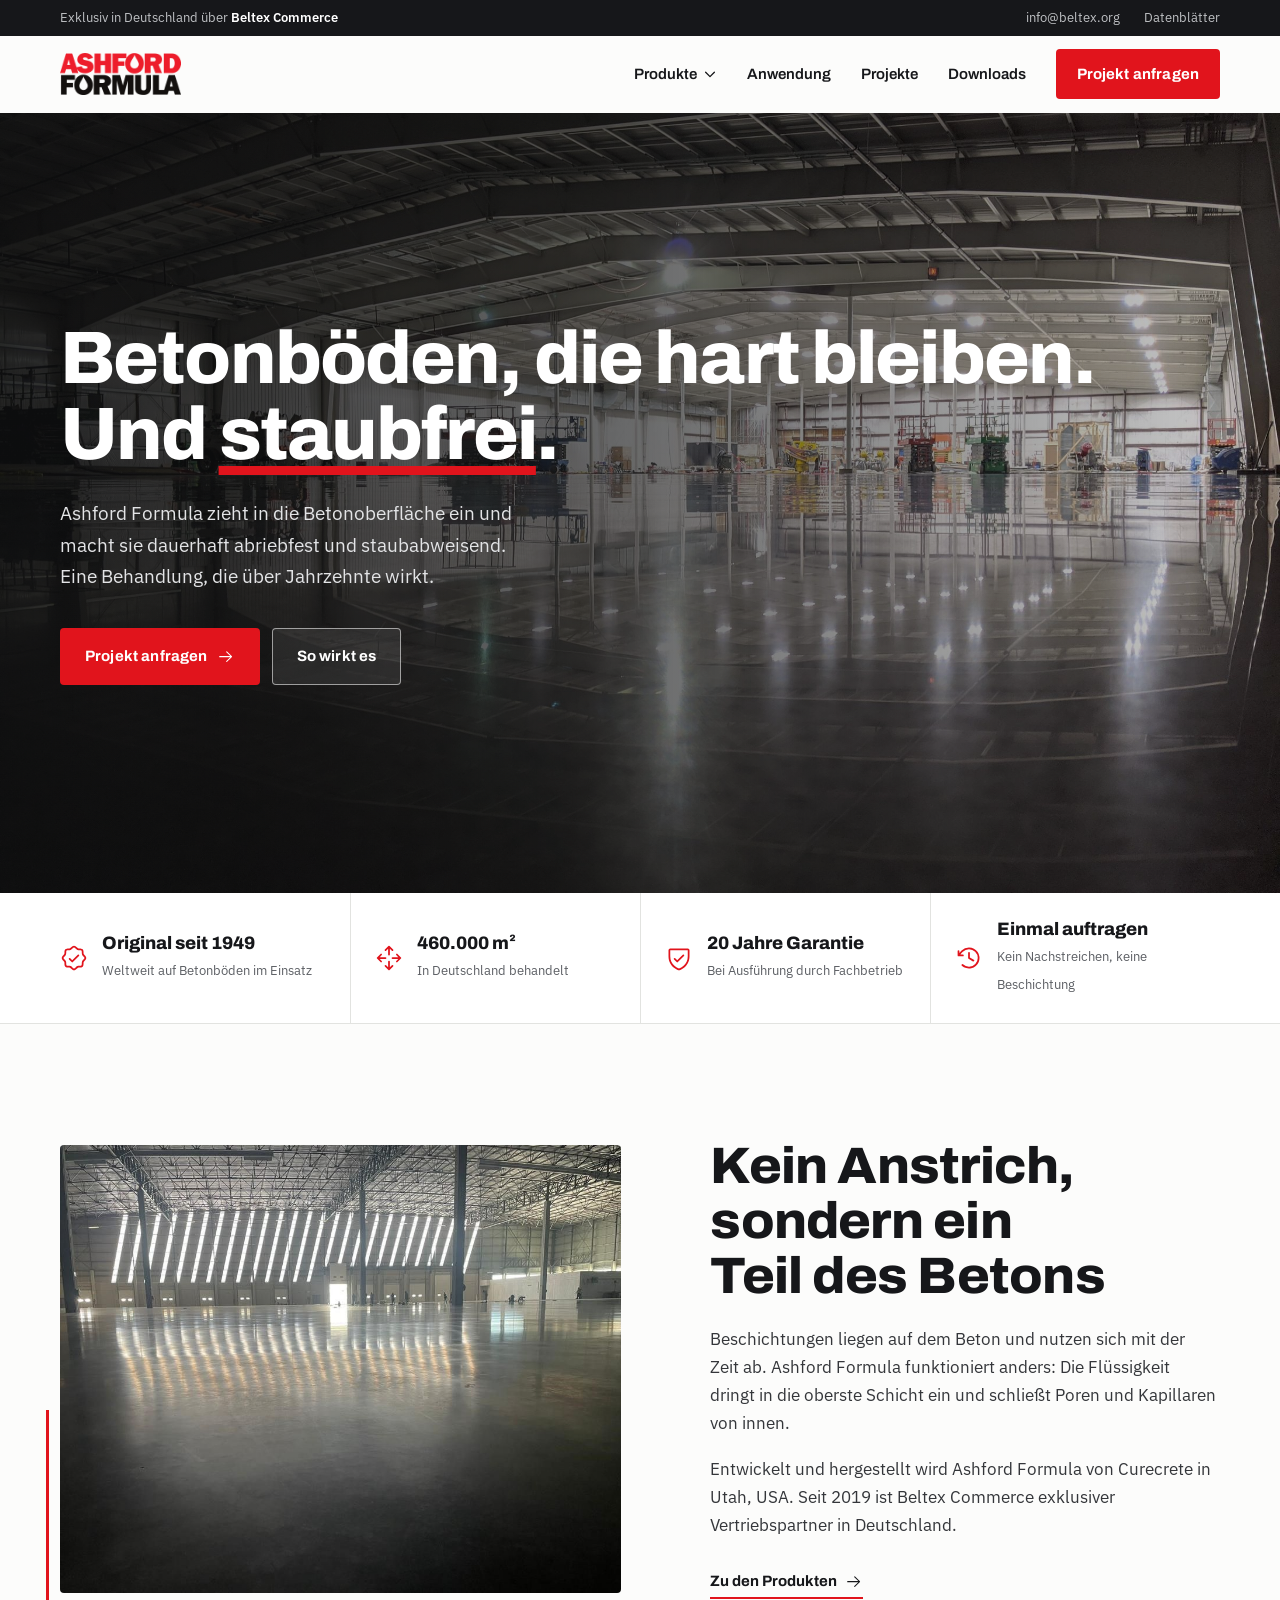
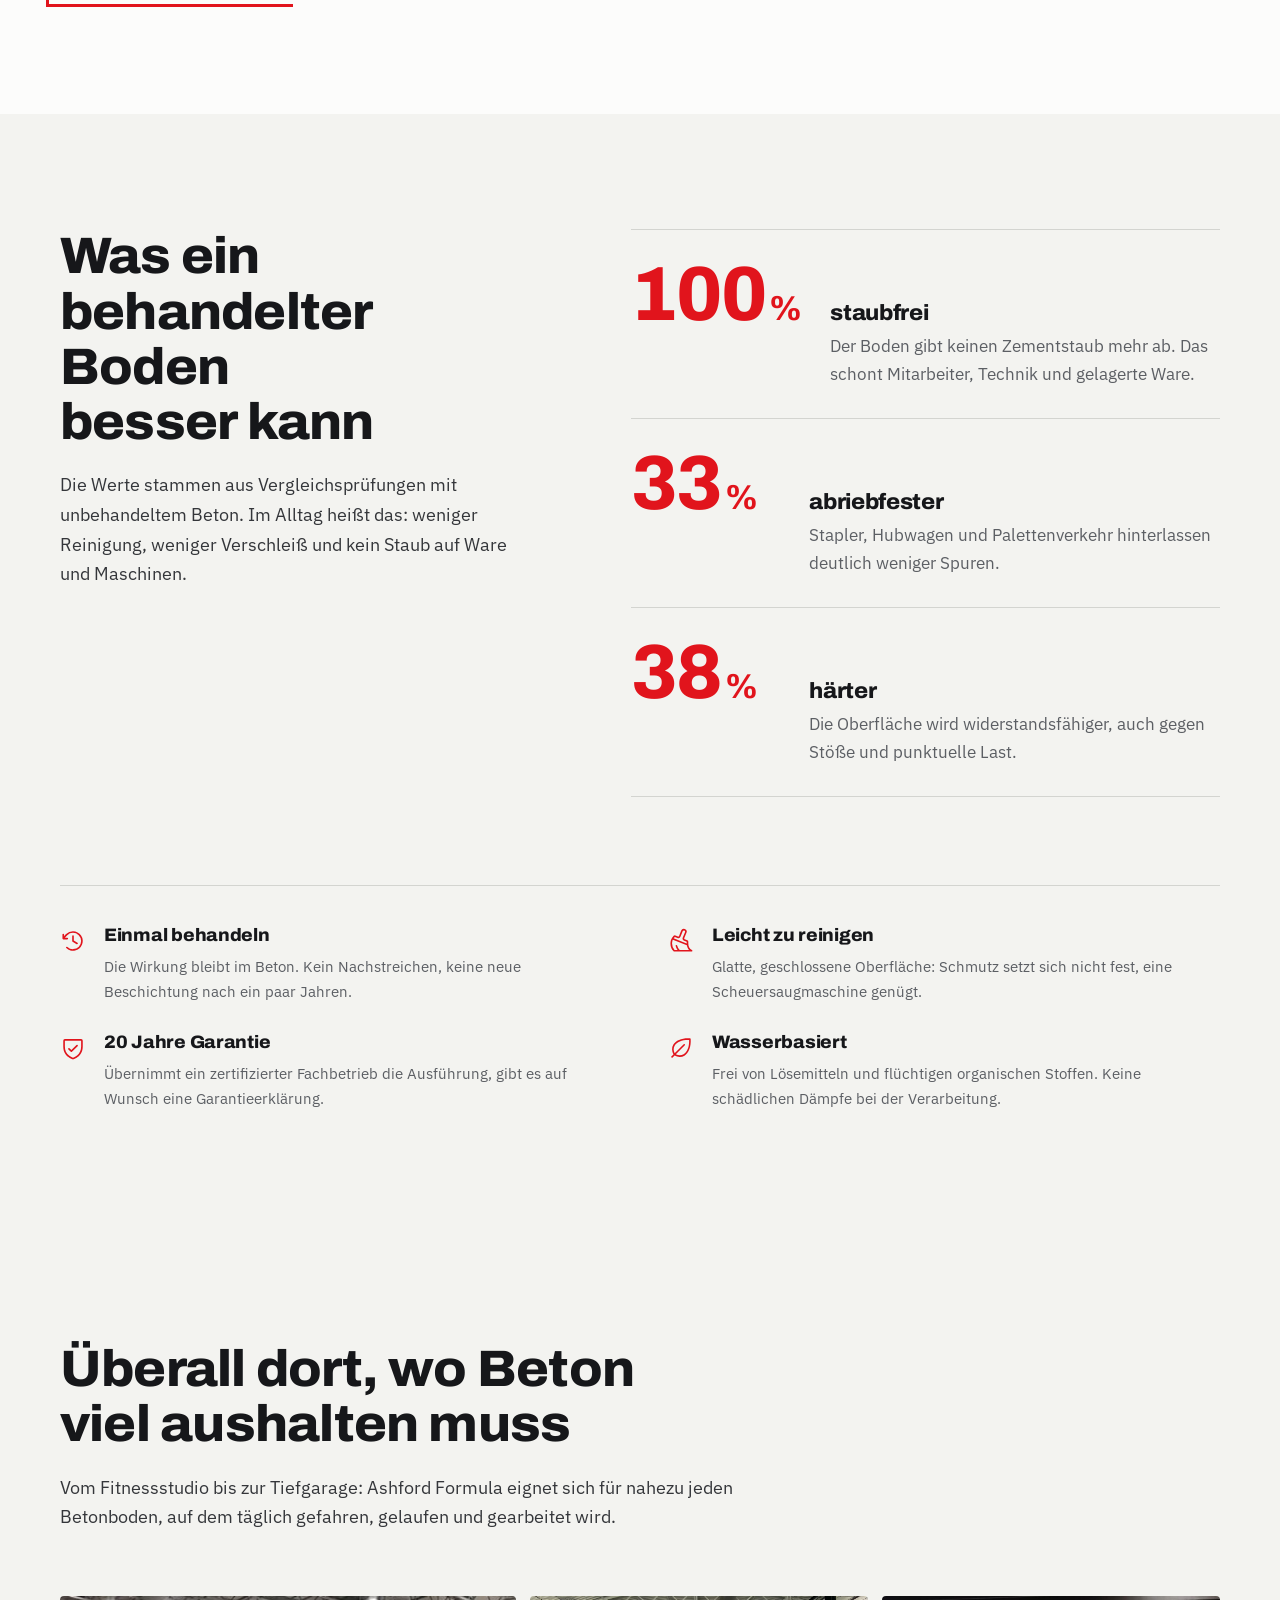
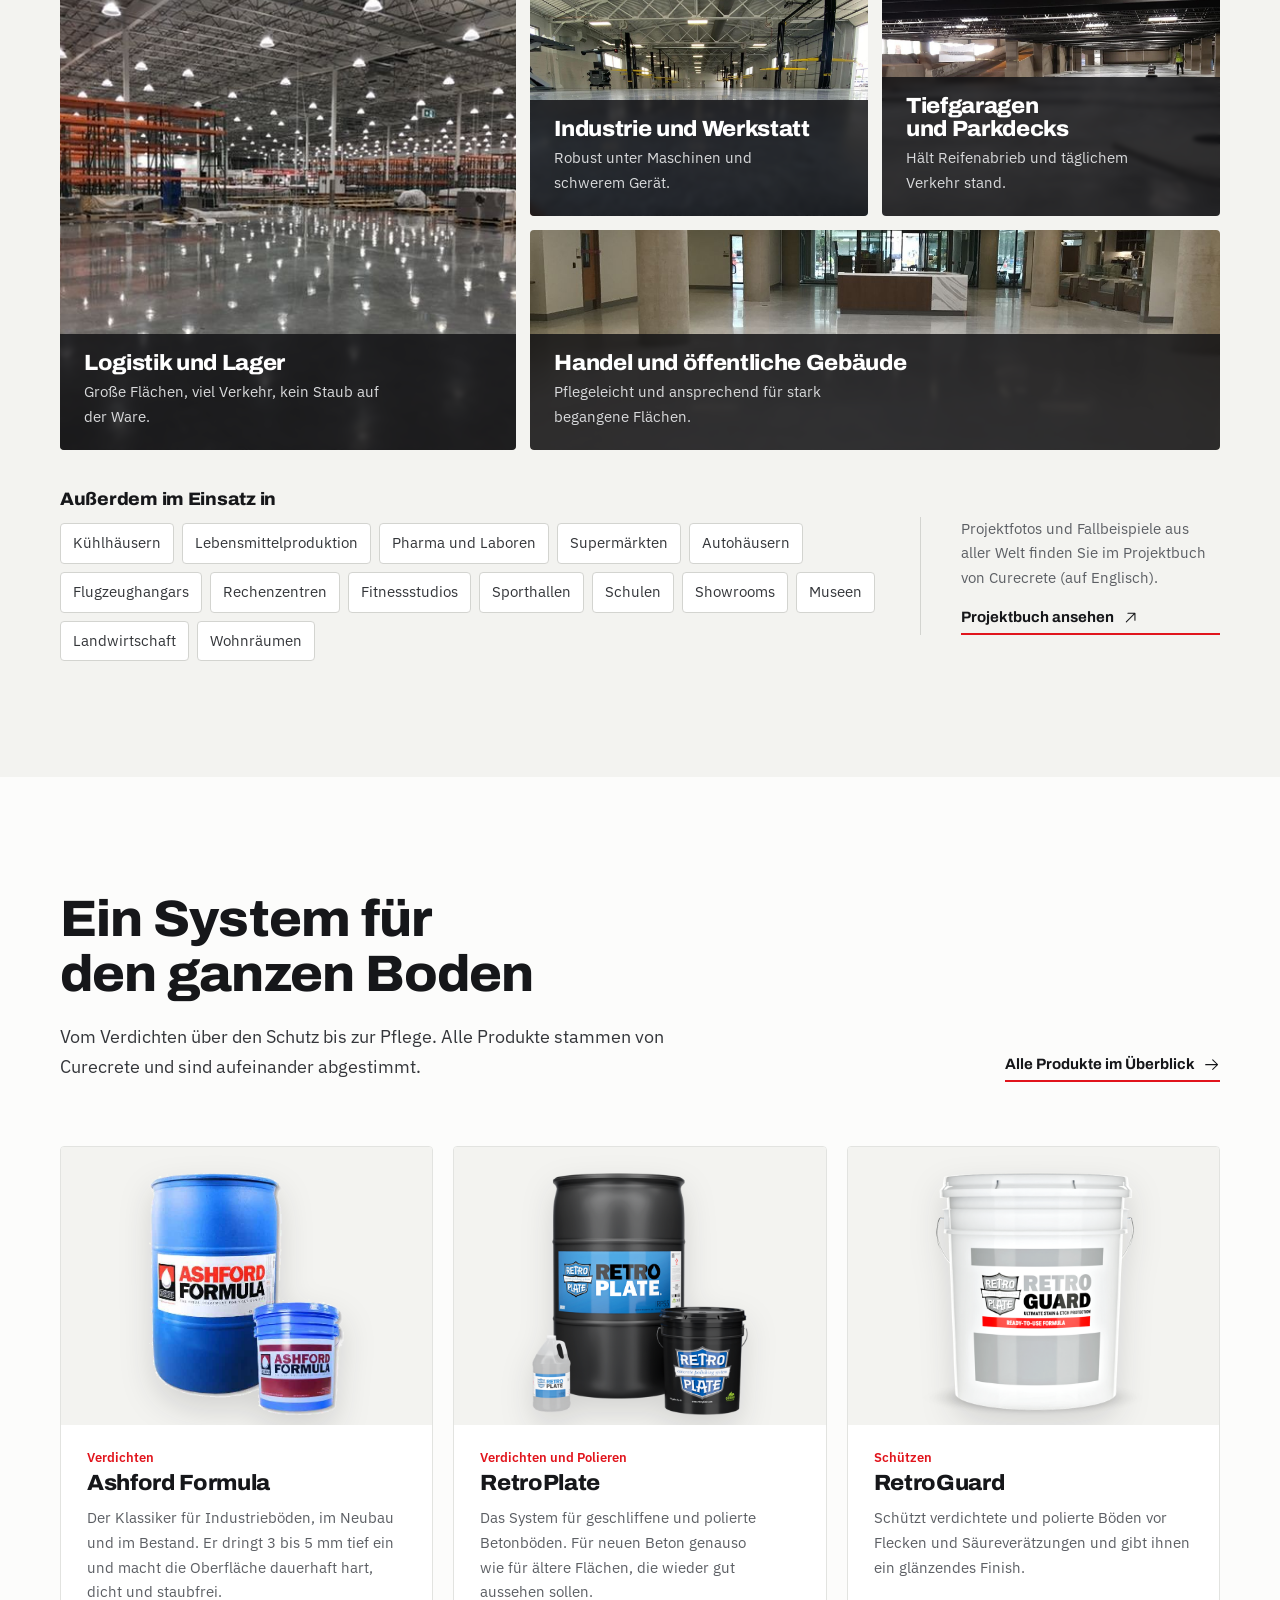
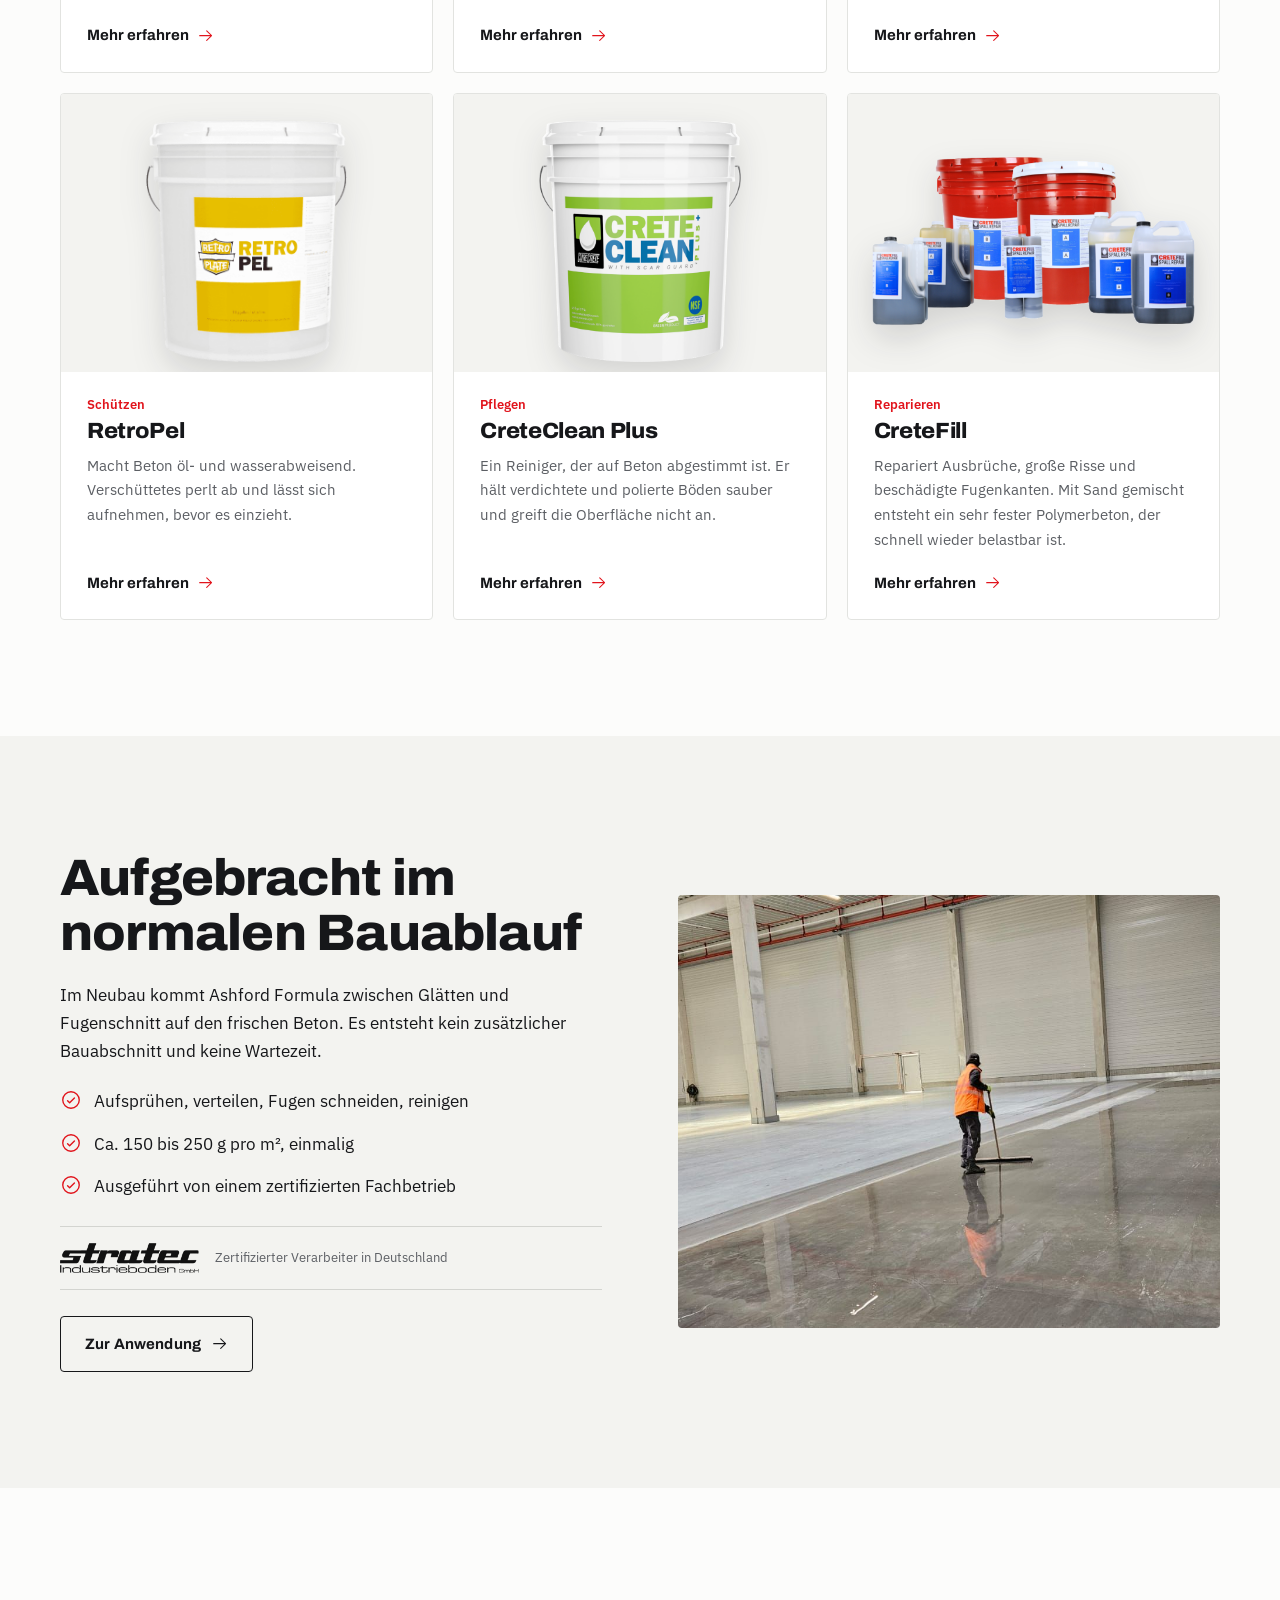
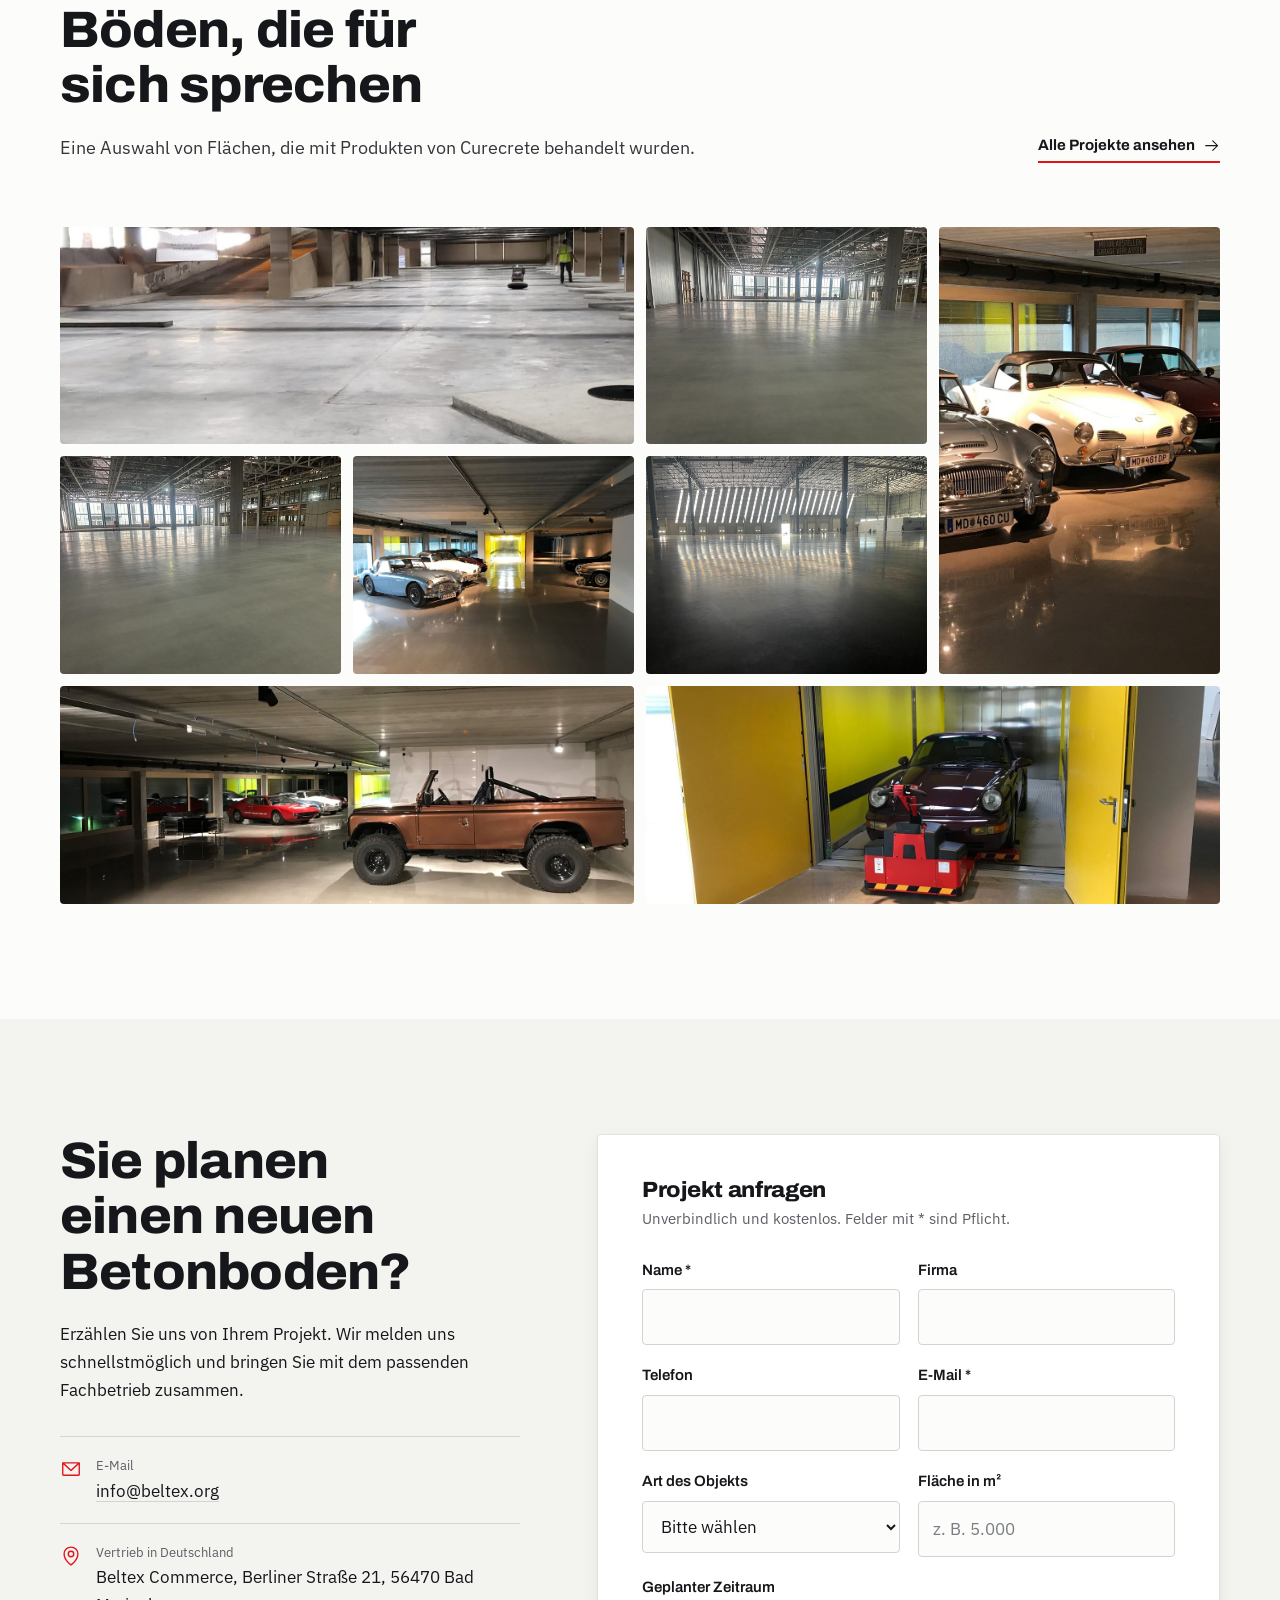
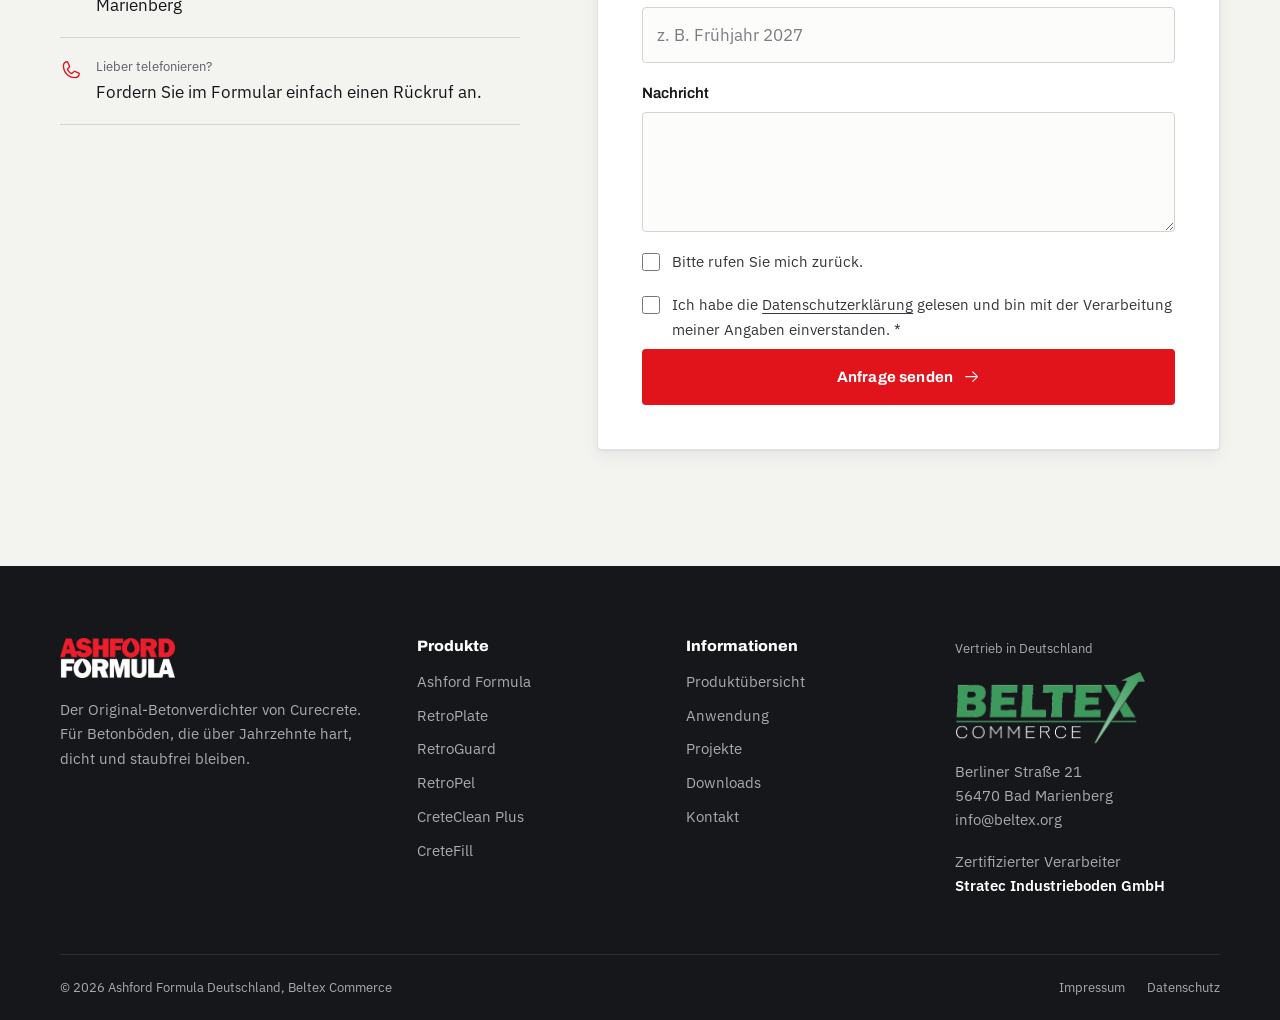
<file: index.html>
<!doctype html>
<html lang="de">
<head>
<meta charset="utf-8">
<meta name="viewport" content="width=device-width, initial-scale=1">
<title>Ashford Formula Deutschland | Betonverdichter für Industrieböden</title>
<meta name="description" content="Ashford Formula macht Betonböden dauerhaft staubfrei, härter und abriebfester. Exklusiv in Deutschland über Beltex Commerce, ausgeführt von zertifizierten Fachbetrieben.">
<meta name="theme-color" content="#16171A">
<link rel="preload" href="assets/fonts/archivo-latin.woff2" as="font" type="font/woff2" crossorigin>
<link rel="preload" href="assets/fonts/plex-latin.woff2" as="font" type="font/woff2" crossorigin>
<link rel="stylesheet" href="assets/css/style.css?v=455e66d8">
</head>
<body>
<div class="topbar">
  <div class="wrap">
    <span>Exklusiv in Deutschland über <strong>Beltex Commerce</strong></span>
    <nav aria-label="Service"><a href="mailto:info@beltex.org">info@beltex.org</a><a href="downloads/">Datenblätter</a></nav>
  </div>
</div>
<header class="header" id="header">
  <div class="wrap">
    <a href="./" class="logo" aria-label="Ashford Formula, zur Startseite"><img src="assets/ashford-formula-logo.png" alt="Ashford Formula" width="1128" height="392"></a>
    <nav class="nav" id="nav" aria-label="Hauptmenü">
      <div class="dd">
        <a href="produkte/" class="dd__toggle">Produkte <svg class="icon" viewBox="0 0 256 256" aria-hidden="true"><path d="M216.49,104.49l-80,80a12,12,0,0,1-17,0l-80-80a12,12,0,0,1,17-17L128,159l71.51-71.52a12,12,0,0,1,17,17Z"/></svg></a>
        <div class="dd__menu">
          <a href="produkte/" class="dd__all">Alle Produkte im Überblick</a>
          <a href="produkte/ashford-formula/"><b>Ashford Formula</b><small>Verdichten</small></a><a href="produkte/retroplate/"><b>RetroPlate</b><small>Verdichten und Polieren</small></a><a href="produkte/retroguard/"><b>RetroGuard</b><small>Schützen</small></a><a href="produkte/retropel/"><b>RetroPel</b><small>Schützen</small></a><a href="produkte/creteclean/"><b>CreteClean Plus</b><small>Pflegen</small></a><a href="produkte/cretefill/"><b>CreteFill</b><small>Reparieren</small></a>
        </div>
      </div>
      <a href="anwendung/">Anwendung</a>
      <a href="projekte/">Projekte</a>
      <a href="downloads/">Downloads</a>
      <a href="kontakt/" class="btn btn--red">Projekt anfragen</a>
    </nav>
    <button class="burger" id="burger" aria-label="Menü öffnen" aria-expanded="false" aria-controls="nav"><span></span><span></span><span></span></button>
  </div>
</header>

<main id="top">

<section class="hero">
  <div class="hero__media"><img src="assets/hero-halle.jpg" alt="" fetchpriority="high"></div>
  <div class="wrap">
    <h1><span>Betonböden, die hart bleiben.</span> <span>Und <em>staubfrei</em>.</span></h1>
    <p>Ashford Formula zieht in die Betonoberfläche ein und macht sie dauerhaft abriebfest und staubabweisend. Eine Behandlung, die über Jahrzehnte wirkt.</p>
    <div class="hero__cta">
      <a href="#kontakt" class="btn btn--red">Projekt anfragen <svg class="icon" viewBox="0 0 256 256" aria-hidden="true"><path d="M221.66,133.66l-72,72a8,8,0,0,1-11.32-11.32L196.69,136H40a8,8,0,0,1,0-16H196.69L138.34,61.66a8,8,0,0,1,11.32-11.32l72,72A8,8,0,0,1,221.66,133.66Z"/></svg></a>
      <a href="anwendung/" class="btn btn--light">So wirkt es</a>
    </div>
  </div>
</section>

<section class="proof" aria-label="Auf einen Blick">
  <div class="wrap">
    <ul>
      <li><svg class="icon" viewBox="0 0 256 256" aria-hidden="true"><path d="M225.86,102.82c-3.77-3.94-7.67-8-9.14-11.57-1.36-3.27-1.44-8.69-1.52-13.94-.15-9.76-.31-20.82-8-28.51s-18.75-7.85-28.51-8c-5.25-.08-10.67-.16-13.94-1.52-3.56-1.47-7.63-5.37-11.57-9.14C146.28,23.51,138.44,16,128,16s-18.27,7.51-25.18,14.14c-3.94,3.77-8,7.67-11.57,9.14C88,40.64,82.56,40.72,77.31,40.8c-9.76.15-20.82.31-28.51,8S41,67.55,40.8,77.31c-.08,5.25-.16,10.67-1.52,13.94-1.47,3.56-5.37,7.63-9.14,11.57C23.51,109.72,16,117.56,16,128s7.51,18.27,14.14,25.18c3.77,3.94,7.67,8,9.14,11.57,1.36,3.27,1.44,8.69,1.52,13.94.15,9.76.31,20.82,8,28.51s18.75,7.85,28.51,8c5.25.08,10.67.16,13.94,1.52,3.56,1.47,7.63,5.37,11.57,9.14C109.72,232.49,117.56,240,128,240s18.27-7.51,25.18-14.14c3.94-3.77,8-7.67,11.57-9.14,3.27-1.36,8.69-1.44,13.94-1.52,9.76-.15,20.82-.31,28.51-8s7.85-18.75,8-28.51c.08-5.25.16-10.67,1.52-13.94,1.47-3.56,5.37-7.63,9.14-11.57C232.49,146.28,240,138.44,240,128S232.49,109.73,225.86,102.82Zm-11.55,39.29c-4.79,5-9.75,10.17-12.38,16.52-2.52,6.1-2.63,13.07-2.73,19.82-.1,7-.21,14.33-3.32,17.43s-10.39,3.22-17.43,3.32c-6.75.1-13.72.21-19.82,2.73-6.35,2.63-11.52,7.59-16.52,12.38S132,224,128,224s-9.15-4.92-14.11-9.69-10.17-9.75-16.52-12.38c-6.1-2.52-13.07-2.63-19.82-2.73-7-.1-14.33-.21-17.43-3.32s-3.22-10.39-3.32-17.43c-.1-6.75-.21-13.72-2.73-19.82-2.63-6.35-7.59-11.52-12.38-16.52S32,132,32,128s4.92-9.15,9.69-14.11,9.75-10.17,12.38-16.52c2.52-6.1,2.63-13.07,2.73-19.82.1-7,.21-14.33,3.32-17.43S70.51,56.9,77.55,56.8c6.75-.1,13.72-.21,19.82-2.73,6.35-2.63,11.52-7.59,16.52-12.38S124,32,128,32s9.15,4.92,14.11,9.69,10.17,9.75,16.52,12.38c6.1,2.52,13.07,2.63,19.82,2.73,7,.1,14.33.21,17.43,3.32s3.22,10.39,3.32,17.43c.1,6.75.21,13.72,2.73,19.82,2.63,6.35,7.59,11.52,12.38,16.52S224,124,224,128,219.08,137.15,214.31,142.11ZM173.66,98.34a8,8,0,0,1,0,11.32l-56,56a8,8,0,0,1-11.32,0l-24-24a8,8,0,0,1,11.32-11.32L112,148.69l50.34-50.35A8,8,0,0,1,173.66,98.34Z"/></svg><div><b>Original seit 1949</b><span>Weltweit auf Betonböden im Einsatz</span></div></li>
      <li><svg class="icon" viewBox="0 0 256 256" aria-hidden="true"><path d="M90.34,61.66a8,8,0,0,1,0-11.32l32-32a8,8,0,0,1,11.32,0l32,32a8,8,0,0,1-11.32,11.32L136,43.31V96a8,8,0,0,1-16,0V43.31L101.66,61.66A8,8,0,0,1,90.34,61.66Zm64,132.68L136,212.69V160a8,8,0,0,0-16,0v52.69l-18.34-18.35a8,8,0,0,0-11.32,11.32l32,32a8,8,0,0,0,11.32,0l32-32a8,8,0,0,0-11.32-11.32Zm83.32-72-32-32a8,8,0,0,0-11.32,11.32L212.69,120H160a8,8,0,0,0,0,16h52.69l-18.35,18.34a8,8,0,0,0,11.32,11.32l32-32A8,8,0,0,0,237.66,122.34ZM43.31,136H96a8,8,0,0,0,0-16H43.31l18.35-18.34A8,8,0,0,0,50.34,90.34l-32,32a8,8,0,0,0,0,11.32l32,32a8,8,0,0,0,11.32-11.32Z"/></svg><div><b class="num">460.000 m²</b><span>In Deutschland behandelt</span></div></li>
      <li><svg class="icon" viewBox="0 0 256 256" aria-hidden="true"><path d="M208,40H48A16,16,0,0,0,32,56v56c0,52.72,25.52,84.67,46.93,102.19,23.06,18.86,46,25.26,47,25.53a8,8,0,0,0,4.2,0c1-.27,23.91-6.67,47-25.53C198.48,196.67,224,164.72,224,112V56A16,16,0,0,0,208,40Zm0,72c0,37.07-13.66,67.16-40.6,89.42A129.3,129.3,0,0,1,128,223.62a128.25,128.25,0,0,1-38.92-21.81C61.82,179.51,48,149.3,48,112l0-56,160,0ZM82.34,141.66a8,8,0,0,1,11.32-11.32L112,148.69l50.34-50.35a8,8,0,0,1,11.32,11.32l-56,56a8,8,0,0,1-11.32,0Z"/></svg><div><b>20 Jahre Garantie</b><span>Bei Ausführung durch Fachbetrieb</span></div></li>
      <li><svg class="icon" viewBox="0 0 256 256" aria-hidden="true"><path d="M136,80v43.47l36.12,21.67a8,8,0,0,1-8.24,13.72l-40-24A8,8,0,0,1,120,128V80a8,8,0,0,1,16,0Zm-8-48A95.44,95.44,0,0,0,60.08,60.15C52.81,67.51,46.35,74.59,40,82V64a8,8,0,0,0-16,0v40a8,8,0,0,0,8,8H72a8,8,0,0,0,0-16H49c7.15-8.42,14.27-16.35,22.39-24.57a80,80,0,1,1,1.66,114.75,8,8,0,1,0-11,11.64A96,96,0,1,0,128,32Z"/></svg><div><b>Einmal auftragen</b><span>Kein Nachstreichen, keine Beschichtung</span></div></li>
    </ul>
  </div>
</section>

<section class="sec" id="ueber">
  <div class="wrap intro">
    <div class="intro__img reveal"><img src="assets/intro-halle.jpg" alt="Große Halle mit verdichtetem, glänzendem Betonboden" loading="lazy"></div>
    <div class="reveal reveal-d1">
      <h2 class="h2">Kein Anstrich, sondern ein Teil des Betons</h2>
      <p>Beschichtungen liegen auf dem Beton und nutzen sich mit der Zeit ab. Ashford Formula funktioniert anders: Die Flüssigkeit dringt in die oberste Schicht ein und schließt Poren und Kapillaren von innen.</p>
      <p>Entwickelt und hergestellt wird Ashford Formula von Curecrete in Utah, USA. Seit 2019 ist Beltex Commerce exklusiver Vertriebspartner in Deutschland.</p>
      <a href="produkte/" class="textlink">Zu den Produkten <svg class="icon" viewBox="0 0 256 256" aria-hidden="true"><path d="M221.66,133.66l-72,72a8,8,0,0,1-11.32-11.32L196.69,136H40a8,8,0,0,1,0-16H196.69L138.34,61.66a8,8,0,0,1,11.32-11.32l72,72A8,8,0,0,1,221.66,133.66Z"/></svg></a>
    </div>
  </div>
</section>

<section class="sec sec--concrete" id="vorteile">
  <div class="wrap">
    <div class="adv">
      <div class="adv__intro reveal">
        <h2 class="h2">Was ein behandelter Boden besser kann</h2>
        <p class="lead">Die Werte stammen aus Vergleichsprüfungen mit unbehandeltem Beton. Im Alltag heißt das: weniger Reinigung, weniger Verschleiß und kein Staub auf Ware und Maschinen.</p>
      </div>
      <ul class="figures">
        <li class="figure reveal"><div class="figure__n num"><span data-count="100">100</span><small>%</small></div><div><h3>staubfrei</h3><p>Der Boden gibt keinen Zementstaub mehr ab. Das schont Mitarbeiter, Technik und gelagerte Ware.</p></div></li>
        <li class="figure reveal"><div class="figure__n num"><span data-count="33">33</span><small>%</small></div><div><h3>abriebfester</h3><p>Stapler, Hubwagen und Palettenverkehr hinterlassen deutlich weniger Spuren.</p></div></li>
        <li class="figure reveal"><div class="figure__n num"><span data-count="38">38</span><small>%</small></div><div><h3>härter</h3><p>Die Oberfläche wird widerstandsfähiger, auch gegen Stöße und punktuelle Last.</p></div></li>
      </ul>
    </div>
    <div class="extras">
      <div class="extra reveal"><svg class="icon" viewBox="0 0 256 256" aria-hidden="true"><path d="M136,80v43.47l36.12,21.67a8,8,0,0,1-8.24,13.72l-40-24A8,8,0,0,1,120,128V80a8,8,0,0,1,16,0Zm-8-48A95.44,95.44,0,0,0,60.08,60.15C52.81,67.51,46.35,74.59,40,82V64a8,8,0,0,0-16,0v40a8,8,0,0,0,8,8H72a8,8,0,0,0,0-16H49c7.15-8.42,14.27-16.35,22.39-24.57a80,80,0,1,1,1.66,114.75,8,8,0,1,0-11,11.64A96,96,0,1,0,128,32Z"/></svg><h3>Einmal behandeln</h3><p>Die Wirkung bleibt im Beton. Kein Nachstreichen, keine neue Beschichtung nach ein paar Jahren.</p></div>
      <div class="extra reveal reveal-d1"><svg class="icon" viewBox="0 0 256 256" aria-hidden="true"><path d="M235.5,216.81c-22.56-11-35.5-34.58-35.5-64.8V134.73a15.94,15.94,0,0,0-10.09-14.87L165,110a8,8,0,0,1-4.48-10.34l21.32-53a28,28,0,0,0-16.1-37,28.14,28.14,0,0,0-35.82,16,.61.61,0,0,0,0,.12L108.9,79a8,8,0,0,1-10.37,4.49L73.11,73.14A15.89,15.89,0,0,0,55.74,76.8C34.68,98.45,24,123.75,24,152a111.45,111.45,0,0,0,31.18,77.53A8,8,0,0,0,61,232H232a8,8,0,0,0,3.5-15.19ZM67.14,88l25.41,10.3a24,24,0,0,0,31.23-13.45l21-53c2.56-6.11,9.47-9.27,15.43-7a12,12,0,0,1,6.88,15.92L145.69,93.76a24,24,0,0,0,13.43,31.14L184,134.73V152c0,.33,0,.66,0,1L55.77,101.71A108.84,108.84,0,0,1,67.14,88Zm48,128a87.53,87.53,0,0,1-24.34-42,8,8,0,0,0-15.49,4,105.16,105.16,0,0,0,18.36,38H64.44A95.54,95.54,0,0,1,40,152a85.9,85.9,0,0,1,7.73-36.29l137.8,55.12c3,18,10.56,33.48,21.89,45.16Z"/></svg><h3>Leicht zu reinigen</h3><p>Glatte, geschlossene Oberfläche: Schmutz setzt sich nicht fest, eine Scheuersaugmaschine genügt.</p></div>
      <div class="extra reveal reveal-d2"><svg class="icon" viewBox="0 0 256 256" aria-hidden="true"><path d="M208,40H48A16,16,0,0,0,32,56v56c0,52.72,25.52,84.67,46.93,102.19,23.06,18.86,46,25.26,47,25.53a8,8,0,0,0,4.2,0c1-.27,23.91-6.67,47-25.53C198.48,196.67,224,164.72,224,112V56A16,16,0,0,0,208,40Zm0,72c0,37.07-13.66,67.16-40.6,89.42A129.3,129.3,0,0,1,128,223.62a128.25,128.25,0,0,1-38.92-21.81C61.82,179.51,48,149.3,48,112l0-56,160,0ZM82.34,141.66a8,8,0,0,1,11.32-11.32L112,148.69l50.34-50.35a8,8,0,0,1,11.32,11.32l-56,56a8,8,0,0,1-11.32,0Z"/></svg><h3>20 Jahre Garantie</h3><p>Übernimmt ein zertifizierter Fachbetrieb die Ausführung, gibt es auf Wunsch eine Garantieerklärung.</p></div>
      <div class="extra reveal reveal-d3"><svg class="icon" viewBox="0 0 256 256" aria-hidden="true"><path d="M223.45,40.07a8,8,0,0,0-7.52-7.52C139.8,28.08,78.82,51,52.82,94a87.09,87.09,0,0,0-12.76,49c.57,15.92,5.21,32,13.79,47.85l-19.51,19.5a8,8,0,0,0,11.32,11.32l19.5-19.51C81,210.73,97.09,215.37,113,215.94q1.67.06,3.33.06A86.93,86.93,0,0,0,162,203.18C205,177.18,227.93,116.21,223.45,40.07ZM153.75,189.5c-22.75,13.78-49.68,14-76.71.77l88.63-88.62a8,8,0,0,0-11.32-11.32L65.73,179c-13.19-27-13-54,.77-76.71,22.09-36.47,74.6-56.44,141.31-54.06C210.2,114.89,190.22,167.41,153.75,189.5Z"/></svg><h3>Wasserbasiert</h3><p>Frei von Lösemitteln und flüchtigen organischen Stoffen. Keine schädlichen Dämpfe bei der Verarbeitung.</p></div>
    </div>
  </div>
</section>

<section class="sec sec--concrete" id="bereiche">
  <div class="wrap">
    <div class="sec-head reveal">
      <h2 class="h2">Überall dort, wo Beton viel aushalten muss</h2>
      <p class="lead">Vom Fitnessstudio bis zur Tiefgarage: Ashford Formula eignet sich für nahezu jeden Betonboden, auf dem täglich gefahren, gelaufen und gearbeitet wird.</p>
    </div>
    <div class="bento">
      <div class="tile reveal"><img src="assets/bereich-logistik.jpg" alt="Lagerhalle mit Regalen und glänzendem Betonboden" loading="lazy"><div class="tile__txt"><h3>Logistik und Lager</h3><p>Große Flächen, viel Verkehr, kein Staub auf der Ware.</p></div></div>
      <div class="tile reveal reveal-d1"><img src="assets/bereich-industrie.jpg" alt="Werkstatthalle mit Hebebühnen auf poliertem Betonboden" loading="lazy"><div class="tile__txt"><h3>Industrie und Werkstatt</h3><p>Robust unter Maschinen und schwerem Gerät.</p></div></div>
      <div class="tile reveal reveal-d2"><img src="assets/projekt-1.jpg" alt="Parkdeck während der Bodenbehandlung" loading="lazy"><div class="tile__txt"><h3>Tiefgaragen und Parkdecks</h3><p>Hält Reifenabrieb und täglichem Verkehr stand.</p></div></div>
      <div class="tile reveal reveal-d1"><img src="assets/bereich-oeffentlich.jpg" alt="Heller Eingangsbereich eines öffentlichen Gebäudes" loading="lazy"><div class="tile__txt"><h3>Handel und öffentliche Gebäude</h3><p>Pflegeleicht und ansprechend für stark begangene Flächen.</p></div></div>
    </div>
    <div class="also reveal">
      <div>
        <h3>Außerdem im Einsatz in</h3>
        <ul class="chips"><li>Kühlhäusern</li><li>Lebensmittelproduktion</li><li>Pharma und Laboren</li><li>Supermärkten</li><li>Autohäusern</li><li>Flugzeughangars</li><li>Rechenzentren</li><li>Fitnessstudios</li><li>Sporthallen</li><li>Schulen</li><li>Showrooms</li><li>Museen</li><li>Landwirtschaft</li><li>Wohnräumen</li></ul>
      </div>
      <div class="book">
        <p>Projektfotos und Fallbeispiele aus aller Welt finden Sie im Projektbuch von Curecrete (auf Englisch).</p>
        <a href="https://online.pubhtml5.com/zuil/pmja/" target="_blank" rel="noopener" class="textlink">Projektbuch ansehen <svg class="icon" viewBox="0 0 256 256" aria-hidden="true"><path d="M200,64V168a8,8,0,0,1-16,0V83.31L69.66,197.66a8,8,0,0,1-11.32-11.32L172.69,72H88a8,8,0,0,1,0-16H192A8,8,0,0,1,200,64Z"/></svg></a>
      </div>
    </div>
  </div>
</section>

<section class="sec" id="produkte">
  <div class="wrap">
    <div class="sec-head sec-head--row reveal">
      <div>
        <h2 class="h2">Ein System für den ganzen Boden</h2>
        <p class="lead">Vom Verdichten über den Schutz bis zur Pflege. Alle Produkte stammen von Curecrete und sind aufeinander abgestimmt.</p>
      </div>
      <a href="produkte/" class="textlink">Alle Produkte im Überblick <svg class="icon" viewBox="0 0 256 256" aria-hidden="true"><path d="M221.66,133.66l-72,72a8,8,0,0,1-11.32-11.32L196.69,136H40a8,8,0,0,1,0-16H196.69L138.34,61.66a8,8,0,0,1,11.32-11.32l72,72A8,8,0,0,1,221.66,133.66Z"/></svg></a>
    </div>
    <div class="products">
      <article class="product reveal">
        <div class="product__img"><img src="assets/packshot-ashford.png" alt="Ashford Formula" loading="lazy"></div>
        <div class="product__body">
          <span class="product__cat">Verdichten</span>
          <h3><a href="produkte/ashford-formula/">Ashford Formula</a></h3>
          <p>Der Klassiker für Industrieböden, im Neubau und im Bestand. Er dringt 3 bis 5 mm tief ein und macht die Oberfläche dauerhaft hart, dicht und staubfrei.</p>
          <span class="product__more">Mehr erfahren <svg class="icon" viewBox="0 0 256 256" aria-hidden="true"><path d="M221.66,133.66l-72,72a8,8,0,0,1-11.32-11.32L196.69,136H40a8,8,0,0,1,0-16H196.69L138.34,61.66a8,8,0,0,1,11.32-11.32l72,72A8,8,0,0,1,221.66,133.66Z"/></svg></span>
        </div>
      </article>
      <article class="product reveal reveal-d1">
        <div class="product__img"><img src="assets/packshot-retroplate.png" alt="RetroPlate" loading="lazy"></div>
        <div class="product__body">
          <span class="product__cat">Verdichten und Polieren</span>
          <h3><a href="produkte/retroplate/">RetroPlate</a></h3>
          <p>Das System für geschliffene und polierte Betonböden. Für neuen Beton genauso wie für ältere Flächen, die wieder gut aussehen sollen.</p>
          <span class="product__more">Mehr erfahren <svg class="icon" viewBox="0 0 256 256" aria-hidden="true"><path d="M221.66,133.66l-72,72a8,8,0,0,1-11.32-11.32L196.69,136H40a8,8,0,0,1,0-16H196.69L138.34,61.66a8,8,0,0,1,11.32-11.32l72,72A8,8,0,0,1,221.66,133.66Z"/></svg></span>
        </div>
      </article>
      <article class="product reveal reveal-d2">
        <div class="product__img"><img src="assets/packshot-retroguard.png" alt="RetroGuard" loading="lazy"></div>
        <div class="product__body">
          <span class="product__cat">Schützen</span>
          <h3><a href="produkte/retroguard/">RetroGuard</a></h3>
          <p>Schützt verdichtete und polierte Böden vor Flecken und Säureverätzungen und gibt ihnen ein glänzendes Finish.</p>
          <span class="product__more">Mehr erfahren <svg class="icon" viewBox="0 0 256 256" aria-hidden="true"><path d="M221.66,133.66l-72,72a8,8,0,0,1-11.32-11.32L196.69,136H40a8,8,0,0,1,0-16H196.69L138.34,61.66a8,8,0,0,1,11.32-11.32l72,72A8,8,0,0,1,221.66,133.66Z"/></svg></span>
        </div>
      </article>
      <article class="product reveal">
        <div class="product__img"><img src="assets/packshot-retropel.png" alt="RetroPel" loading="lazy"></div>
        <div class="product__body">
          <span class="product__cat">Schützen</span>
          <h3><a href="produkte/retropel/">RetroPel</a></h3>
          <p>Macht Beton öl- und wasserabweisend. Verschüttetes perlt ab und lässt sich aufnehmen, bevor es einzieht.</p>
          <span class="product__more">Mehr erfahren <svg class="icon" viewBox="0 0 256 256" aria-hidden="true"><path d="M221.66,133.66l-72,72a8,8,0,0,1-11.32-11.32L196.69,136H40a8,8,0,0,1,0-16H196.69L138.34,61.66a8,8,0,0,1,11.32-11.32l72,72A8,8,0,0,1,221.66,133.66Z"/></svg></span>
        </div>
      </article>
      <article class="product reveal reveal-d1">
        <div class="product__img"><img src="assets/packshot-creteclean.png" alt="CreteClean Plus" loading="lazy"></div>
        <div class="product__body">
          <span class="product__cat">Pflegen</span>
          <h3><a href="produkte/creteclean/">CreteClean Plus</a></h3>
          <p>Ein Reiniger, der auf Beton abgestimmt ist. Er hält verdichtete und polierte Böden sauber und greift die Oberfläche nicht an.</p>
          <span class="product__more">Mehr erfahren <svg class="icon" viewBox="0 0 256 256" aria-hidden="true"><path d="M221.66,133.66l-72,72a8,8,0,0,1-11.32-11.32L196.69,136H40a8,8,0,0,1,0-16H196.69L138.34,61.66a8,8,0,0,1,11.32-11.32l72,72A8,8,0,0,1,221.66,133.66Z"/></svg></span>
        </div>
      </article>
      <article class="product reveal reveal-d2">
        <div class="product__img"><img src="assets/packshot-cretefill.png" alt="CreteFill" loading="lazy"></div>
        <div class="product__body">
          <span class="product__cat">Reparieren</span>
          <h3><a href="produkte/cretefill/">CreteFill</a></h3>
          <p>Repariert Ausbrüche, große Risse und beschädigte Fugenkanten. Mit Sand gemischt entsteht ein sehr fester Polymerbeton, der schnell wieder belastbar ist.</p>
          <span class="product__more">Mehr erfahren <svg class="icon" viewBox="0 0 256 256" aria-hidden="true"><path d="M221.66,133.66l-72,72a8,8,0,0,1-11.32-11.32L196.69,136H40a8,8,0,0,1,0-16H196.69L138.34,61.66a8,8,0,0,1,11.32-11.32l72,72A8,8,0,0,1,221.66,133.66Z"/></svg></span>
        </div>
      </article>
    </div>
  </div>
</section>

<section class="sec sec--concrete" id="anwendung">
  <div class="wrap teaser">
    <a class="teaser__media reveal" href="anwendung/">
      <img src="assets/schritt-2-verteilen.jpg" alt="Arbeiter verteilen Ashford Formula mit breiten Besen auf frischem Beton" loading="lazy">
    </a>
    <div class="reveal reveal-d1">
      <h2 class="h2">Aufgebracht im normalen Bauablauf</h2>
      <p>Im Neubau kommt Ashford Formula zwischen Glätten und Fugenschnitt auf den frischen Beton. Es entsteht kein zusätzlicher Bauabschnitt und keine Wartezeit.</p>
      <ul class="ticks">
        <li><svg class="icon" viewBox="0 0 256 256" aria-hidden="true"><path d="M173.66,98.34a8,8,0,0,1,0,11.32l-56,56a8,8,0,0,1-11.32,0l-24-24a8,8,0,0,1,11.32-11.32L112,148.69l50.34-50.35A8,8,0,0,1,173.66,98.34ZM232,128A104,104,0,1,1,128,24,104.11,104.11,0,0,1,232,128Zm-16,0a88,88,0,1,0-88,88A88.1,88.1,0,0,0,216,128Z"/></svg>Aufsprühen, verteilen, Fugen schneiden, reinigen</li>
        <li><svg class="icon" viewBox="0 0 256 256" aria-hidden="true"><path d="M173.66,98.34a8,8,0,0,1,0,11.32l-56,56a8,8,0,0,1-11.32,0l-24-24a8,8,0,0,1,11.32-11.32L112,148.69l50.34-50.35A8,8,0,0,1,173.66,98.34ZM232,128A104,104,0,1,1,128,24,104.11,104.11,0,0,1,232,128Zm-16,0a88,88,0,1,0-88,88A88.1,88.1,0,0,0,216,128Z"/></svg>Ca. 150 bis 250 g pro m², einmalig</li>
        <li><svg class="icon" viewBox="0 0 256 256" aria-hidden="true"><path d="M173.66,98.34a8,8,0,0,1,0,11.32l-56,56a8,8,0,0,1-11.32,0l-24-24a8,8,0,0,1,11.32-11.32L112,148.69l50.34-50.35A8,8,0,0,1,173.66,98.34ZM232,128A104,104,0,1,1,128,24,104.11,104.11,0,0,1,232,128Zm-16,0a88,88,0,1,0-88,88A88.1,88.1,0,0,0,216,128Z"/></svg>Ausgeführt von einem zertifizierten Fachbetrieb</li>
      </ul>
      <div class="teaser__partner">
        <img src="assets/stratec-logo.png" alt="Stratec Industrieboden GmbH">
        <span>Zertifizierter Verarbeiter in Deutschland</span>
      </div>
      <a href="anwendung/" class="btn btn--line">Zur Anwendung <svg class="icon" viewBox="0 0 256 256" aria-hidden="true"><path d="M221.66,133.66l-72,72a8,8,0,0,1-11.32-11.32L196.69,136H40a8,8,0,0,1,0-16H196.69L138.34,61.66a8,8,0,0,1,11.32-11.32l72,72A8,8,0,0,1,221.66,133.66Z"/></svg></a>
    </div>
  </div>
</section>

<section class="sec" id="projekte">
  <div class="wrap">
    <div class="sec-head sec-head--row reveal">
      <div>
        <h2 class="h2">Böden, die für sich sprechen</h2>
        <p class="lead">Eine Auswahl von Flächen, die mit Produkten von Curecrete behandelt wurden.</p>
      </div>
      <a href="projekte/" class="textlink">Alle Projekte ansehen <svg class="icon" viewBox="0 0 256 256" aria-hidden="true"><path d="M221.66,133.66l-72,72a8,8,0,0,1-11.32-11.32L196.69,136H40a8,8,0,0,1,0-16H196.69L138.34,61.66a8,8,0,0,1,11.32-11.32l72,72A8,8,0,0,1,221.66,133.66Z"/></svg></a>
    </div>
    <div class="gallery reveal">
      <a href="assets/projekt-1.jpg" class="g-wide"><img src="assets/projekt-1.jpg" alt="Parkdeck während der Bodenbehandlung" loading="lazy"></a>
      <a href="assets/projekt-2.jpg"><img src="assets/projekt-2.jpg" alt="Helle Halle mit großer Fensterfront" loading="lazy"></a>
      <a href="assets/projekt-3.jpg" class="g-tall"><img src="assets/projekt-3.jpg" alt="Drei Oldtimer auf poliertem Betonboden" loading="lazy"></a>
      <a href="assets/projekt-4.jpg"><img src="assets/projekt-4.jpg" alt="Glänzender Hallenboden vor einer Glasfassade" loading="lazy"></a>
      <a href="assets/projekt-5.jpg"><img src="assets/projekt-5.jpg" alt="Oldtimer-Garage mit spiegelndem Boden" loading="lazy"></a>
      <a href="assets/projekt-6.jpg"><img src="assets/projekt-6.jpg" alt="Halle mit Rolltoren und spiegelndem Betonboden" loading="lazy"></a>
      <a href="assets/projekt-7.jpg" class="g-wide"><img src="assets/projekt-7.jpg" alt="Geländewagen in einer Garage mit poliertem Boden" loading="lazy"></a>
      <a href="assets/projekt-8.jpg" class="g-wide"><img src="assets/projekt-8.jpg" alt="Sportwagen im Autolift vor glänzendem Betonboden" loading="lazy"></a>
    </div>
  </div>
</section>

<section class="sec sec--concrete" id="kontakt">
  <div class="wrap contact">
    <div class="reveal">
      <h2 class="h2">Sie planen einen neuen Betonboden?</h2>
      <p>Erzählen Sie uns von Ihrem Projekt. Wir melden uns schnellstmöglich und bringen Sie mit dem passenden Fachbetrieb zusammen.</p>
      <ul class="contact__info">
        <li><svg class="icon" viewBox="0 0 256 256" aria-hidden="true"><path d="M224,48H32a8,8,0,0,0-8,8V192a16,16,0,0,0,16,16H216a16,16,0,0,0,16-16V56A8,8,0,0,0,224,48ZM203.43,64,128,133.15,52.57,64ZM216,192H40V74.19l82.59,75.71a8,8,0,0,0,10.82,0L216,74.19V192Z"/></svg><div><small>E-Mail</small><a href="mailto:info@beltex.org">info@beltex.org</a></div></li>
        <li><svg class="icon" viewBox="0 0 256 256" aria-hidden="true"><path d="M128,64a40,40,0,1,0,40,40A40,40,0,0,0,128,64Zm0,64a24,24,0,1,1,24-24A24,24,0,0,1,128,128Zm0-112a88.1,88.1,0,0,0-88,88c0,31.4,14.51,64.68,42,96.25a254.19,254.19,0,0,0,41.45,38.3,8,8,0,0,0,9.18,0A254.19,254.19,0,0,0,174,200.25c27.45-31.57,42-64.85,42-96.25A88.1,88.1,0,0,0,128,16Zm0,206c-16.53-13-72-60.75-72-118a72,72,0,0,1,144,0C200,161.23,144.53,209,128,222Z"/></svg><div><small>Vertrieb in Deutschland</small>Beltex Commerce, Berliner Straße 21, 56470 Bad Marienberg</div></li>
        <li><svg class="icon" viewBox="0 0 256 256" aria-hidden="true"><path d="M222.37,158.46l-47.11-21.11-.13-.06a16,16,0,0,0-15.17,1.4,8.12,8.12,0,0,0-.75.56L134.87,160c-15.42-7.49-31.34-23.29-38.83-38.51l20.78-24.71c.2-.25.39-.5.57-.77a16,16,0,0,0,1.32-15.06l0-.12L97.54,33.64a16,16,0,0,0-16.62-9.52A56.26,56.26,0,0,0,32,80c0,79.4,64.6,144,144,144a56.26,56.26,0,0,0,55.88-48.92A16,16,0,0,0,222.37,158.46ZM176,208A128.14,128.14,0,0,1,48,80,40.2,40.2,0,0,1,82.87,40a.61.61,0,0,0,0,.12l21,47L83.2,111.86a6.13,6.13,0,0,0-.57.77,16,16,0,0,0-1,15.7c9.06,18.53,27.73,37.06,46.46,46.11a16,16,0,0,0,15.75-1.14,8.44,8.44,0,0,0,.74-.56L168.89,152l47,21.05h0s.08,0,.11,0A40.21,40.21,0,0,1,176,208Z"/></svg><div><small>Lieber telefonieren?</small>Fordern Sie im Formular einfach einen Rückruf an.</div></li>
      </ul>
    </div>
    <form class="form reveal reveal-d1" id="form" novalidate>
      <h3>Projekt anfragen</h3>
      <p>Unverbindlich und kostenlos. Felder mit * sind Pflicht.</p>
      <div class="form__grid">
        <div class="field"><label for="f-name">Name *</label><input id="f-name" name="name" type="text" autocomplete="name" required></div>
        <div class="field"><label for="f-firma">Firma</label><input id="f-firma" name="firma" type="text" autocomplete="organization"></div>
        <div class="field"><label for="f-tel">Telefon</label><input id="f-tel" name="telefon" type="tel" autocomplete="tel"></div>
        <div class="field"><label for="f-mail">E-Mail *</label><input id="f-mail" name="email" type="email" autocomplete="email" required></div>
        <div class="field"><label for="f-objekt">Art des Objekts</label>
          <select id="f-objekt" name="objekt"><option value="">Bitte wählen</option><option>Industrie, Produktion oder Werkstatt</option><option>Logistik oder Lager</option><option>Tiefgarage oder Parkdeck</option><option>Lebensmittel oder Pharma</option><option>Handel oder öffentliches Gebäude</option><option>Sonstiges</option></select></div>
        <div class="field"><label for="f-flaeche">Fläche in m²</label><input id="f-flaeche" name="flaeche" type="text" inputmode="numeric" placeholder="z. B. 5.000"></div>
        <div class="field field--full"><label for="f-zeit">Geplanter Zeitraum</label><input id="f-zeit" name="zeitraum" type="text" placeholder="z. B. Frühjahr 2027"></div>
        <div class="field field--full"><label for="f-msg">Nachricht</label><textarea id="f-msg" name="nachricht"></textarea></div>
        <label class="check"><input type="checkbox" name="rueckruf"><span>Bitte rufen Sie mich zurück.</span></label>
        <label class="check"><input type="checkbox" name="datenschutz" required><span>Ich habe die <a href="datenschutz/">Datenschutzerklärung</a> gelesen und bin mit der Verarbeitung meiner Angaben einverstanden. *</span></label>
      </div>
      <button type="submit" class="btn btn--red">Anfrage senden <svg class="icon" viewBox="0 0 256 256" aria-hidden="true"><path d="M221.66,133.66l-72,72a8,8,0,0,1-11.32-11.32L196.69,136H40a8,8,0,0,1,0-16H196.69L138.34,61.66a8,8,0,0,1,11.32-11.32l72,72A8,8,0,0,1,221.66,133.66Z"/></svg></button>
    </form>
  </div>
</section>

</main>
<footer class="footer">
  <div class="wrap">
    <div class="footer__top">
      <div class="footer__brand">
        <img src="assets/ashford-formula-logo-weiss.png" alt="Ashford Formula" width="1128" height="392">
        <p>Der Original-Betonverdichter von Curecrete. Für Betonböden, die über Jahrzehnte hart, dicht und staubfrei bleiben.</p>
      </div>
      <div>
        <h2 class="fh">Produkte</h2>
        <ul><li><a href="produkte/ashford-formula/">Ashford Formula</a></li><li><a href="produkte/retroplate/">RetroPlate</a></li><li><a href="produkte/retroguard/">RetroGuard</a></li><li><a href="produkte/retropel/">RetroPel</a></li><li><a href="produkte/creteclean/">CreteClean Plus</a></li><li><a href="produkte/cretefill/">CreteFill</a></li></ul>
      </div>
      <div>
        <h2 class="fh">Informationen</h2>
        <ul><li><a href="produkte/">Produktübersicht</a></li><li><a href="anwendung/">Anwendung</a></li><li><a href="projekte/">Projekte</a></li><li><a href="downloads/">Downloads</a></li><li><a href="kontakt/">Kontakt</a></li></ul>
      </div>
      <div class="footer__partner">
        <small>Vertrieb in Deutschland</small>
        <img src="assets/beltex-commerce-logo-weiss.png" alt="Beltex Commerce">
        <p>Berliner Straße 21<br>56470 Bad Marienberg<br><a href="mailto:info@beltex.org">info@beltex.org</a></p>
        <p class="sub">Zertifizierter Verarbeiter<br><a href="https://www.stratec-industrieboden.de/" target="_blank" rel="noopener">Stratec Industrieboden GmbH</a></p>
      </div>
    </div>
    <div class="footer__bottom">
      <span>© 2026 Ashford Formula Deutschland, Beltex Commerce</span>
      <nav aria-label="Rechtliches"><a href="impressum/">Impressum</a><a href="datenschutz/">Datenschutz</a></nav>
    </div>
  </div>
</footer>
<div class="lightbox" id="lightbox" role="dialog" aria-label="Bildansicht"><button aria-label="Schließen"><svg class="icon" viewBox="0 0 256 256" aria-hidden="true"><path d="M205.66,194.34a8,8,0,0,1-11.32,11.32L128,139.31,61.66,205.66a8,8,0,0,1-11.32-11.32L116.69,128,50.34,61.66A8,8,0,0,1,61.66,50.34L128,116.69l66.34-66.35a8,8,0,0,1,11.32,11.32L139.31,128Z"/></svg></button></div>
<div class="toast" id="toast" role="status"></div>
<script src="assets/js/main.js?v=ea25cb96"></script>
</body>
</html>
</file>
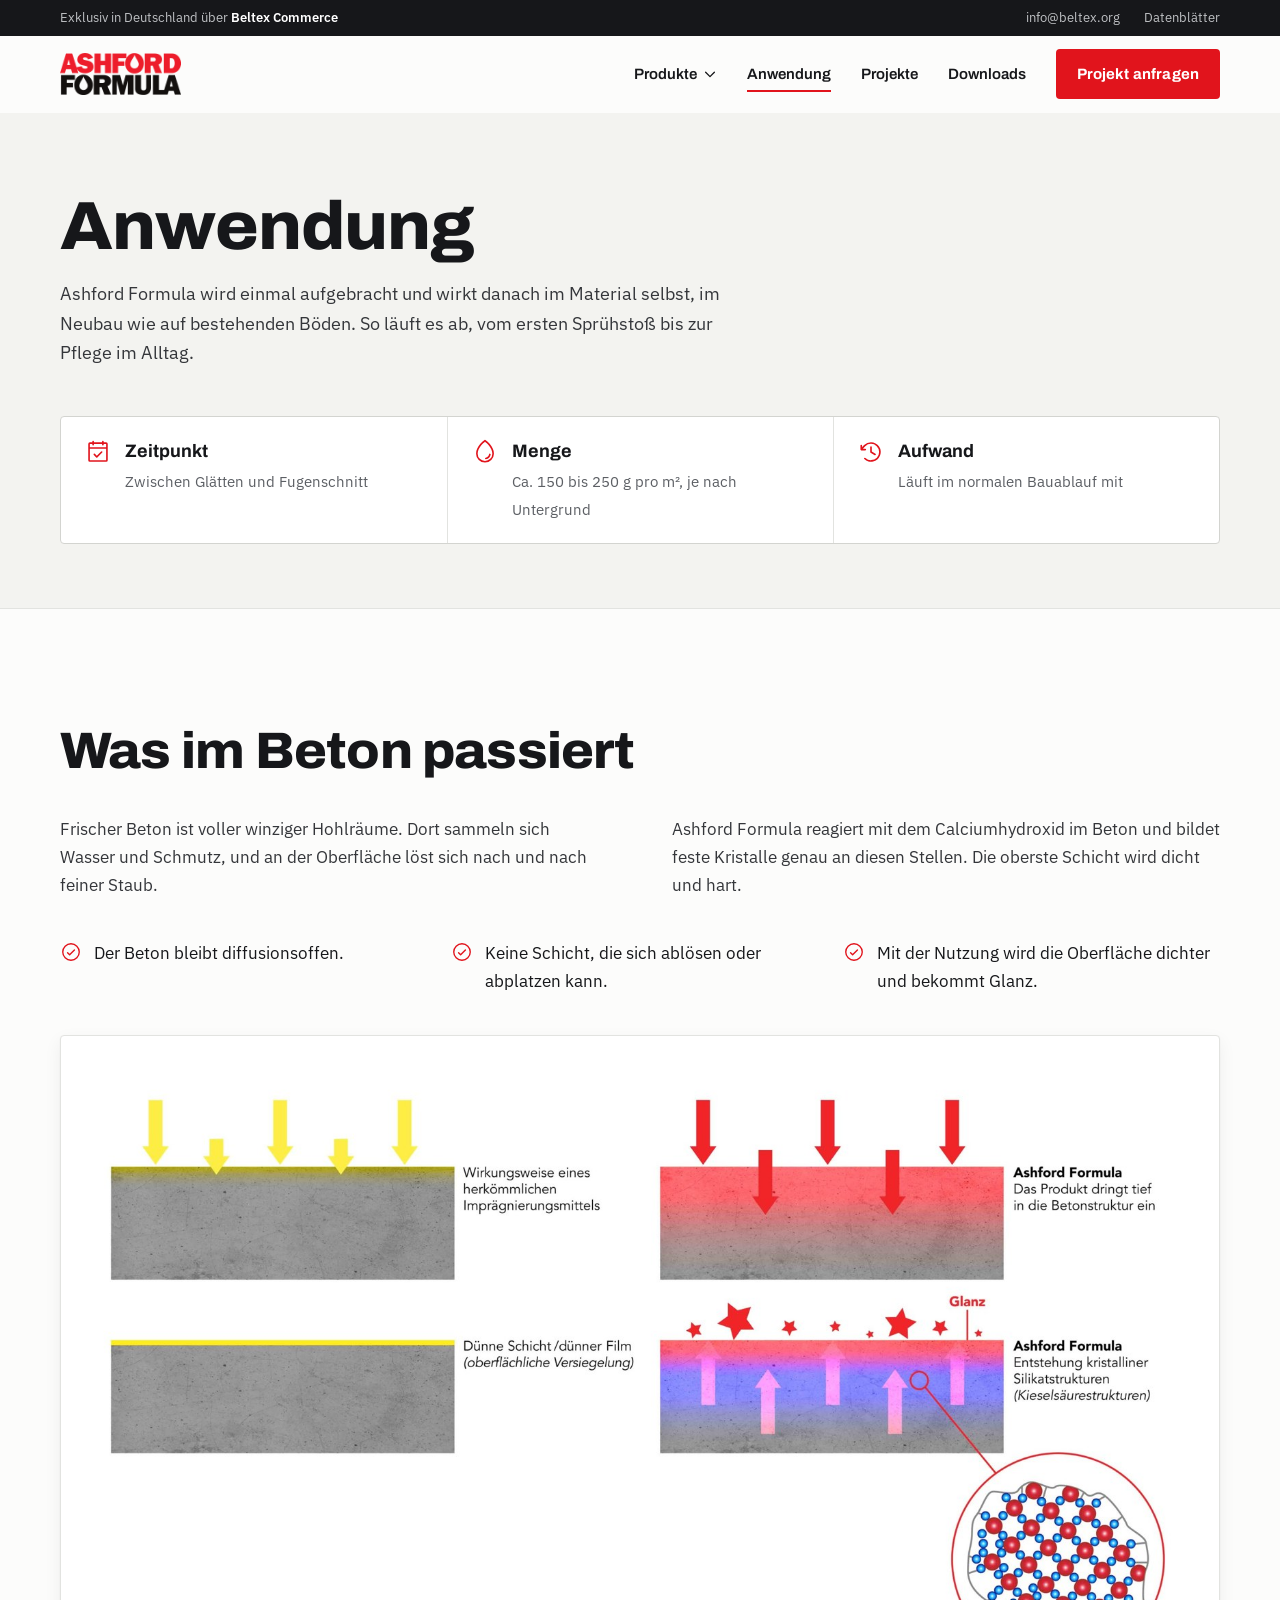
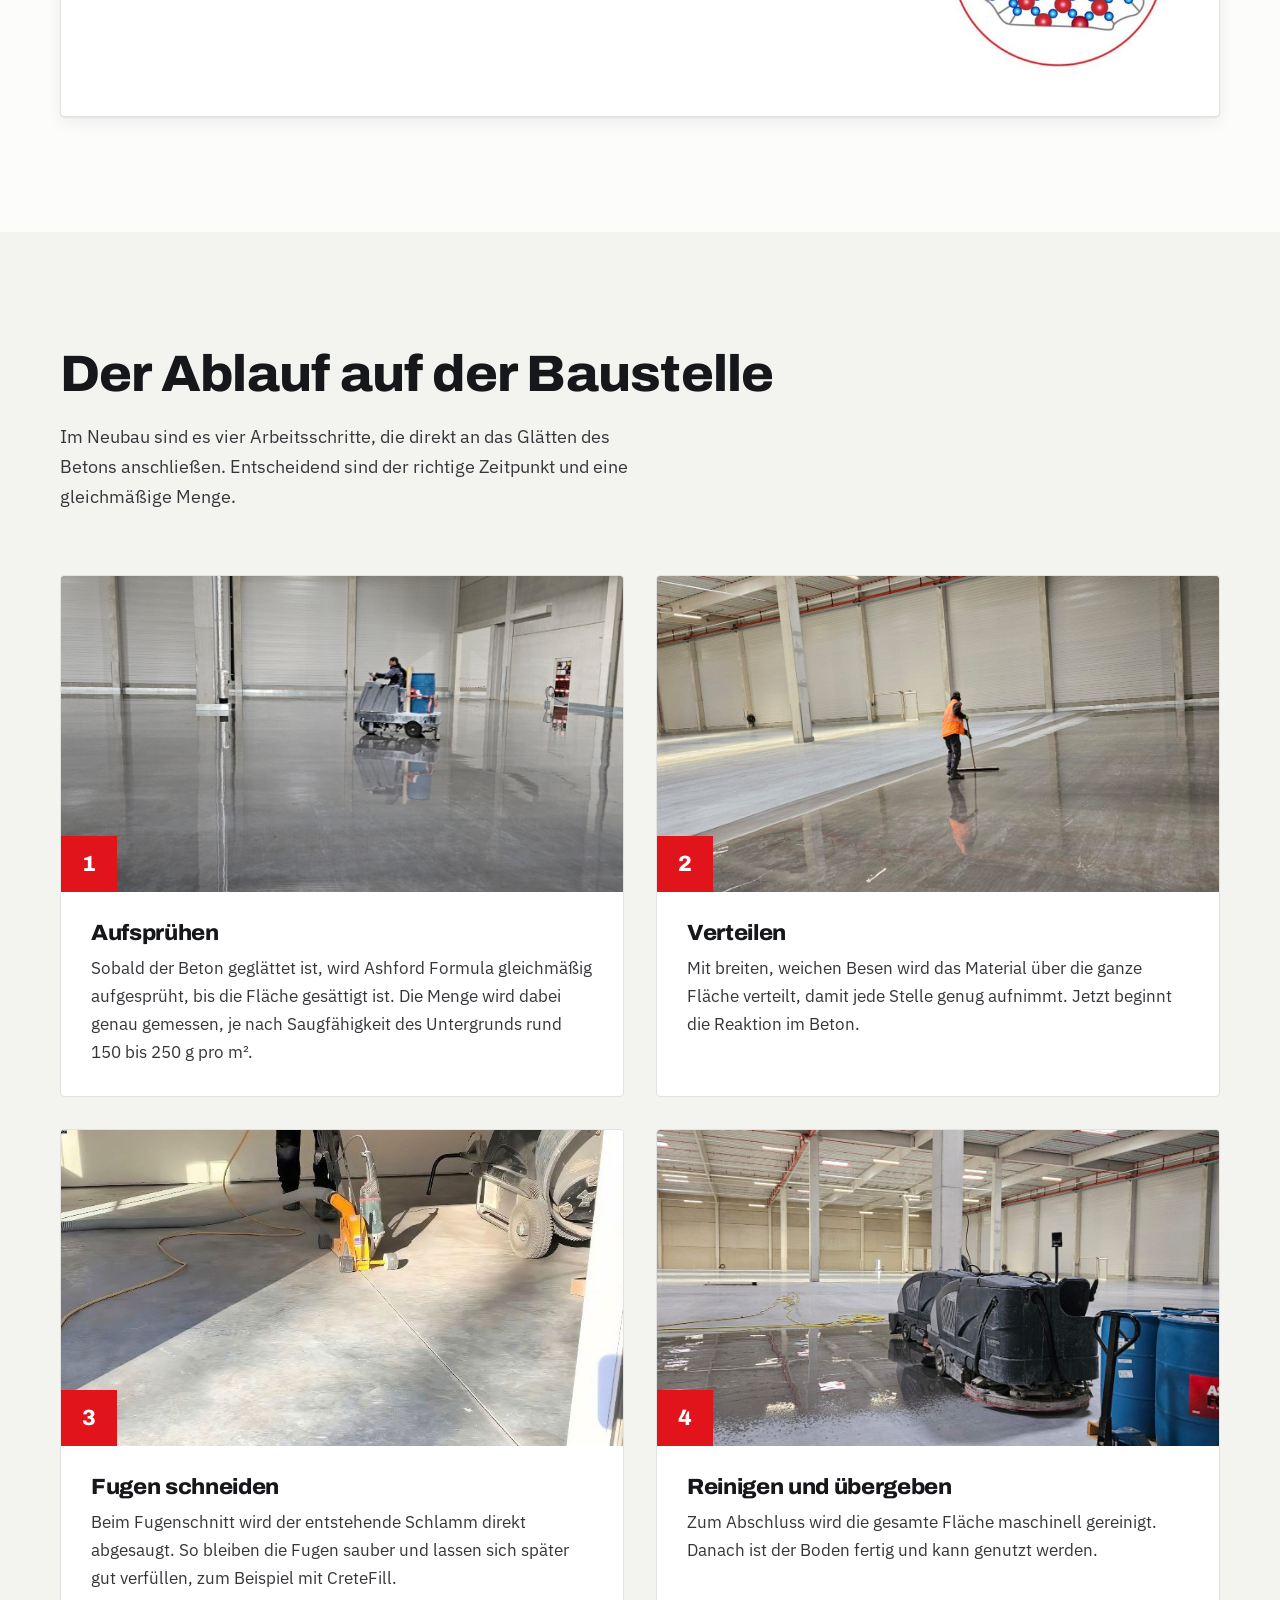
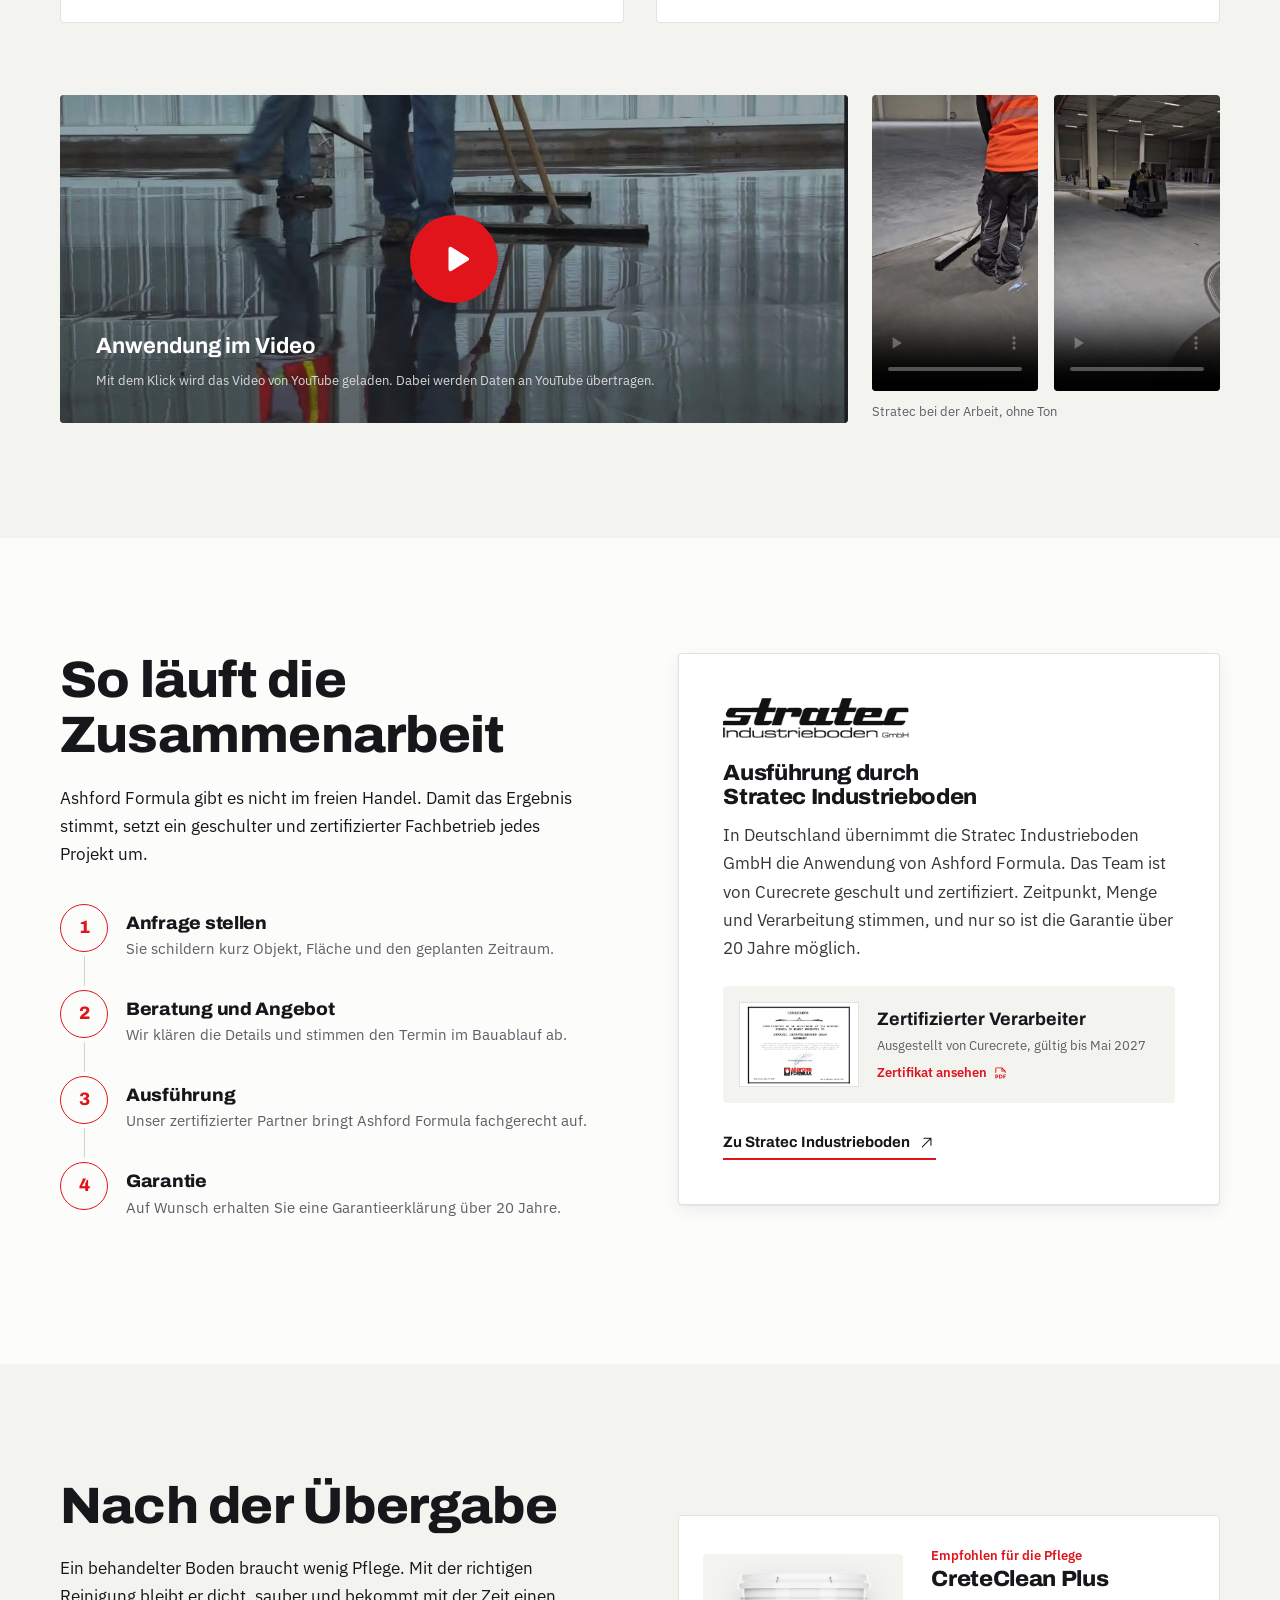
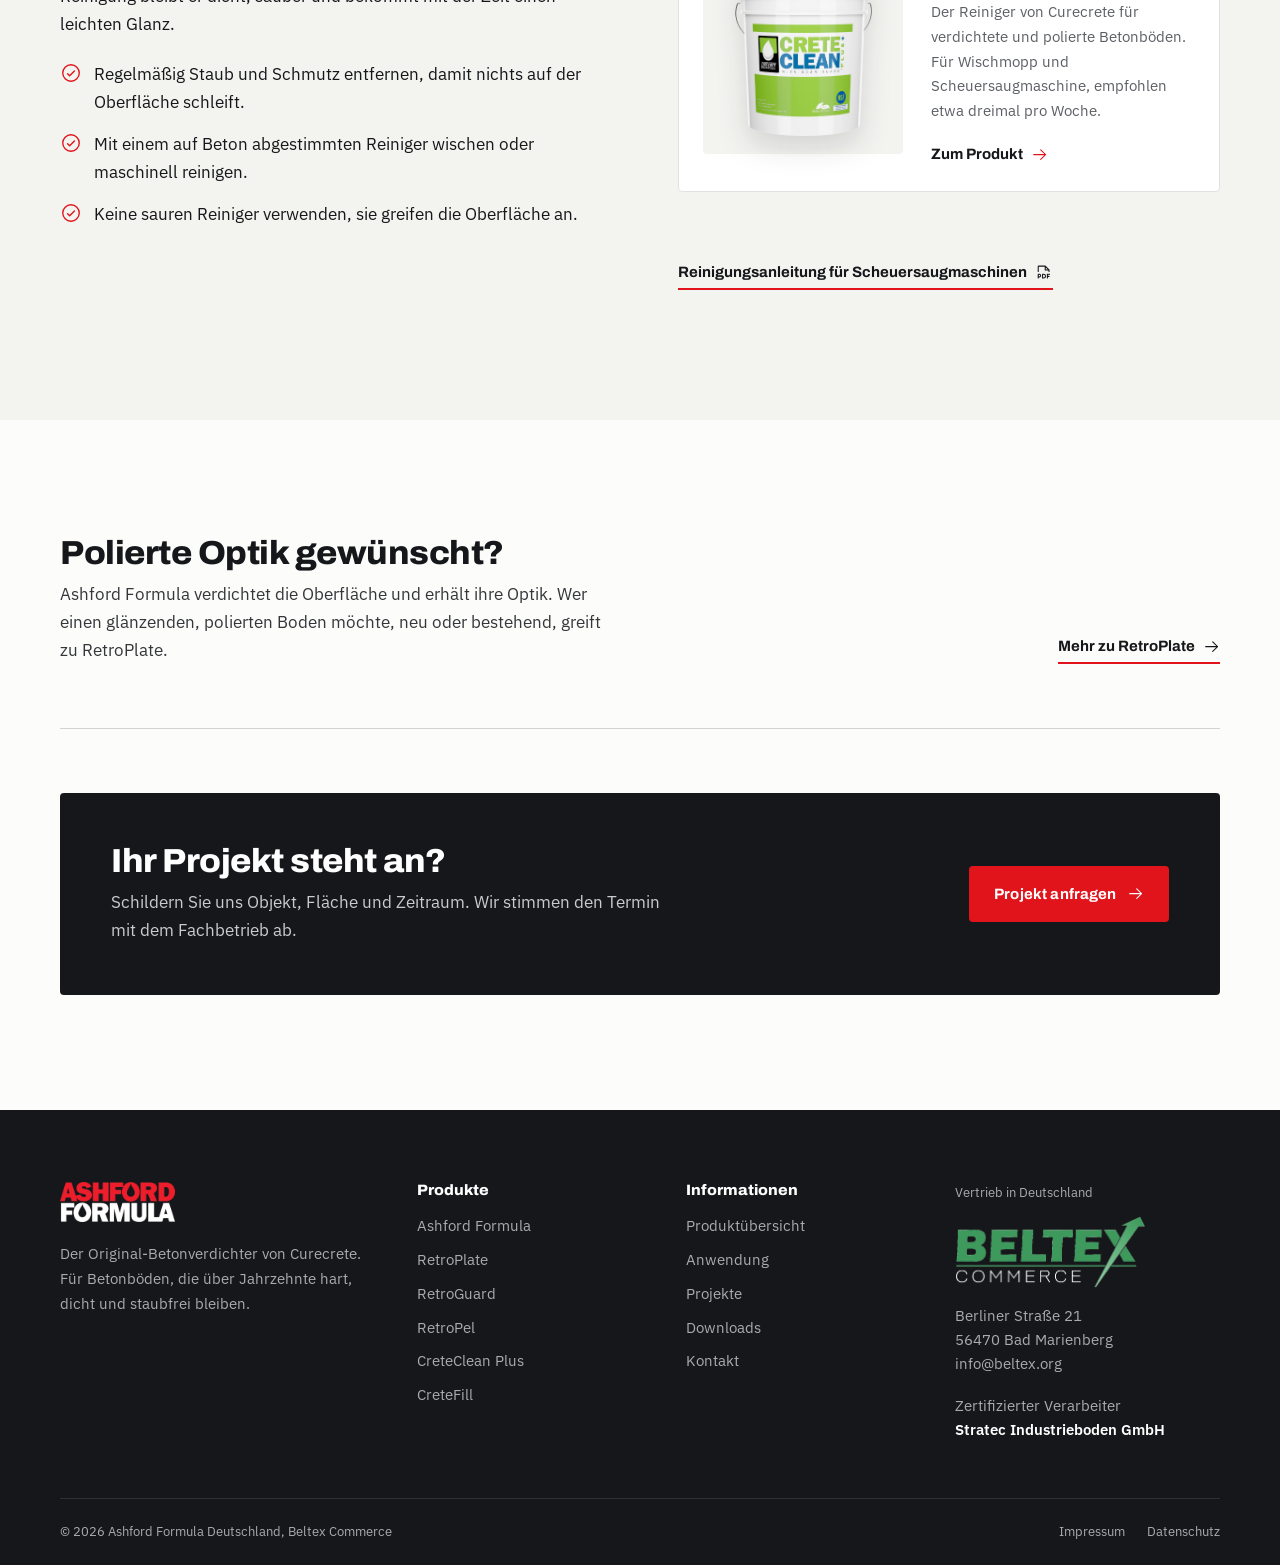
<file: anwendung/index.html>
<!doctype html>
<html lang="de">
<head>
<meta charset="utf-8">
<meta name="viewport" content="width=device-width, initial-scale=1">
<title>Anwendung | Ashford Formula Deutschland</title>
<meta name="description" content="So wird Ashford Formula aufgebracht: Wirkweise, Ablauf auf der Baustelle, Pflege nach der Übergabe und Ausführung durch den zertifizierten Fachbetrieb Stratec Industrieboden.">
<meta name="theme-color" content="#16171A">
<link rel="preload" href="../assets/fonts/archivo-latin.woff2" as="font" type="font/woff2" crossorigin>
<link rel="preload" href="../assets/fonts/plex-latin.woff2" as="font" type="font/woff2" crossorigin>
<link rel="stylesheet" href="../assets/css/style.css?v=455e66d8">
</head>
<body>
<div class="topbar">
  <div class="wrap">
    <span>Exklusiv in Deutschland über <strong>Beltex Commerce</strong></span>
    <nav aria-label="Service"><a href="mailto:info@beltex.org">info@beltex.org</a><a href="../downloads/">Datenblätter</a></nav>
  </div>
</div>
<header class="header" id="header">
  <div class="wrap">
    <a href=".././" class="logo" aria-label="Ashford Formula, zur Startseite"><img src="../assets/ashford-formula-logo.png" alt="Ashford Formula" width="1128" height="392"></a>
    <nav class="nav" id="nav" aria-label="Hauptmenü">
      <div class="dd">
        <a href="../produkte/" class="dd__toggle">Produkte <svg class="icon" viewBox="0 0 256 256" aria-hidden="true"><path d="M216.49,104.49l-80,80a12,12,0,0,1-17,0l-80-80a12,12,0,0,1,17-17L128,159l71.51-71.52a12,12,0,0,1,17,17Z"/></svg></a>
        <div class="dd__menu">
          <a href="../produkte/" class="dd__all">Alle Produkte im Überblick</a>
          <a href="../produkte/ashford-formula/"><b>Ashford Formula</b><small>Verdichten</small></a><a href="../produkte/retroplate/"><b>RetroPlate</b><small>Verdichten und Polieren</small></a><a href="../produkte/retroguard/"><b>RetroGuard</b><small>Schützen</small></a><a href="../produkte/retropel/"><b>RetroPel</b><small>Schützen</small></a><a href="../produkte/creteclean/"><b>CreteClean Plus</b><small>Pflegen</small></a><a href="../produkte/cretefill/"><b>CreteFill</b><small>Reparieren</small></a>
        </div>
      </div>
      <a href="../anwendung/" aria-current="page">Anwendung</a>
      <a href="../projekte/">Projekte</a>
      <a href="../downloads/">Downloads</a>
      <a href="../kontakt/" class="btn btn--red">Projekt anfragen</a>
    </nav>
    <button class="burger" id="burger" aria-label="Menü öffnen" aria-expanded="false" aria-controls="nav"><span></span><span></span><span></span></button>
  </div>
</header>

<main>
<section class="page-head">
  <div class="wrap">
    <h1>Anwendung</h1>
    <p class="lead">Ashford Formula wird einmal aufgebracht und wirkt danach im Material selbst, im Neubau wie auf bestehenden Böden. So läuft es ab, vom ersten Sprühstoß bis zur Pflege im Alltag.</p>
    <ul class="facts">
      <li><svg class="icon" viewBox="0 0 256 256" aria-hidden="true"><path d="M208,32H184V24a8,8,0,0,0-16,0v8H88V24a8,8,0,0,0-16,0v8H48A16,16,0,0,0,32,48V208a16,16,0,0,0,16,16H208a16,16,0,0,0,16-16V48A16,16,0,0,0,208,32ZM72,48v8a8,8,0,0,0,16,0V48h80v8a8,8,0,0,0,16,0V48h24V80H48V48ZM208,208H48V96H208V208Zm-38.34-85.66a8,8,0,0,1,0,11.32l-48,48a8,8,0,0,1-11.32,0l-24-24a8,8,0,0,1,11.32-11.32L116,164.69l42.34-42.35A8,8,0,0,1,169.66,122.34Z"/></svg><div><b>Zeitpunkt</b><span>Zwischen Glätten und Fugenschnitt</span></div></li>
      <li><svg class="icon" viewBox="0 0 256 256" aria-hidden="true"><path d="M174,47.75a254.19,254.19,0,0,0-41.45-38.3,8,8,0,0,0-9.18,0A254.19,254.19,0,0,0,82,47.75C54.51,79.32,40,112.6,40,144a88,88,0,0,0,176,0C216,112.6,201.49,79.32,174,47.75ZM128,216a72.08,72.08,0,0,1-72-72c0-57.23,55.47-105,72-118,16.53,13,72,60.75,72,118A72.08,72.08,0,0,1,128,216Zm55.89-62.66a57.6,57.6,0,0,1-46.56,46.55A8.75,8.75,0,0,1,136,200a8,8,0,0,1-1.32-15.89c16.57-2.79,30.63-16.85,33.44-33.45a8,8,0,0,1,15.78,2.68Z"/></svg><div><b>Menge</b><span>Ca. 150 bis 250 g pro m², je nach Untergrund</span></div></li>
      <li><svg class="icon" viewBox="0 0 256 256" aria-hidden="true"><path d="M136,80v43.47l36.12,21.67a8,8,0,0,1-8.24,13.72l-40-24A8,8,0,0,1,120,128V80a8,8,0,0,1,16,0Zm-8-48A95.44,95.44,0,0,0,60.08,60.15C52.81,67.51,46.35,74.59,40,82V64a8,8,0,0,0-16,0v40a8,8,0,0,0,8,8H72a8,8,0,0,0,0-16H49c7.15-8.42,14.27-16.35,22.39-24.57a80,80,0,1,1,1.66,114.75,8,8,0,1,0-11,11.64A96,96,0,1,0,128,32Z"/></svg><div><b>Aufwand</b><span>Läuft im normalen Bauablauf mit</span></div></li>
    </ul>
  </div>
</section>

<section class="sec" id="wirkweise">
  <div class="wrap how how--stack">
    <div class="reveal">
      <h2 class="h2">Was im Beton passiert</h2>
      <p>Frischer Beton ist voller winziger Hohlräume. Dort sammeln sich Wasser und Schmutz, und an der Oberfläche löst sich nach und nach feiner Staub.</p>
      <p>Ashford Formula reagiert mit dem Calciumhydroxid im Beton und bildet feste Kristalle genau an diesen Stellen. Die oberste Schicht wird dicht und hart.</p>
      <ul class="ticks">
        <li><svg class="icon" viewBox="0 0 256 256" aria-hidden="true"><path d="M173.66,98.34a8,8,0,0,1,0,11.32l-56,56a8,8,0,0,1-11.32,0l-24-24a8,8,0,0,1,11.32-11.32L112,148.69l50.34-50.35A8,8,0,0,1,173.66,98.34ZM232,128A104,104,0,1,1,128,24,104.11,104.11,0,0,1,232,128Zm-16,0a88,88,0,1,0-88,88A88.1,88.1,0,0,0,216,128Z"/></svg>Der Beton bleibt diffusionsoffen.</li>
        <li><svg class="icon" viewBox="0 0 256 256" aria-hidden="true"><path d="M173.66,98.34a8,8,0,0,1,0,11.32l-56,56a8,8,0,0,1-11.32,0l-24-24a8,8,0,0,1,11.32-11.32L112,148.69l50.34-50.35A8,8,0,0,1,173.66,98.34ZM232,128A104,104,0,1,1,128,24,104.11,104.11,0,0,1,232,128Zm-16,0a88,88,0,1,0-88,88A88.1,88.1,0,0,0,216,128Z"/></svg>Keine Schicht, die sich ablösen oder abplatzen kann.</li>
        <li><svg class="icon" viewBox="0 0 256 256" aria-hidden="true"><path d="M173.66,98.34a8,8,0,0,1,0,11.32l-56,56a8,8,0,0,1-11.32,0l-24-24a8,8,0,0,1,11.32-11.32L112,148.69l50.34-50.35A8,8,0,0,1,173.66,98.34ZM232,128A104,104,0,1,1,128,24,104.11,104.11,0,0,1,232,128Zm-16,0a88,88,0,1,0-88,88A88.1,88.1,0,0,0,216,128Z"/></svg>Mit der Nutzung wird die Oberfläche dichter und bekommt Glanz.</li>
      </ul>
    </div>
    <figure class="how__fig reveal reveal-d1">
      <img src="../assets/wirkweise-grafik.jpg" alt="Vergleich: herkömmliche Imprägnierung bleibt als Film auf der Oberfläche, Ashford Formula dringt ein und bildet Kristalle" loading="lazy">
    </figure>
  </div>
</section>

<section class="sec sec--concrete" id="ablauf-baustelle">
  <div class="wrap">
    <div class="sec-head reveal">
      <h2 class="h2">Der Ablauf auf der Baustelle</h2>
      <p class="lead">Im Neubau sind es vier Arbeitsschritte, die direkt an das Glätten des Betons anschließen. Entscheidend sind der richtige Zeitpunkt und eine gleichmäßige Menge.</p>
    </div>
    <ol class="bigsteps">
      <li class="bigstep reveal"><div class="bigstep__img"><img src="../assets/schritt-1-aufspruehen.jpg" alt="Sprühwagen mit Ashford Formula Fass fährt über die frisch behandelte Hallenfläche" loading="lazy"></div>
        <div class="bigstep__txt"><h3>Aufsprühen</h3><p>Sobald der Beton geglättet ist, wird Ashford Formula gleichmäßig aufgesprüht, bis die Fläche gesättigt ist. Die Menge wird dabei genau gemessen, je nach Saugfähigkeit des Untergrunds rund 150 bis 250 g pro m².</p></div></li>
      <li class="bigstep reveal reveal-d1"><div class="bigstep__img"><img src="../assets/schritt-2-verteilen.jpg" alt="Stratec Mitarbeiter verteilt Ashford Formula mit einem breiten Besen" loading="lazy"></div>
        <div class="bigstep__txt"><h3>Verteilen</h3><p>Mit breiten, weichen Besen wird das Material über die ganze Fläche verteilt, damit jede Stelle genug aufnimmt. Jetzt beginnt die Reaktion im Beton.</p></div></li>
      <li class="bigstep reveal"><div class="bigstep__img"><img src="../assets/schritt-3-fugen.jpg" alt="Fugenschneider mit Absaugung auf einem Betonboden" loading="lazy"></div>
        <div class="bigstep__txt"><h3>Fugen schneiden</h3><p>Beim Fugenschnitt wird der entstehende Schlamm direkt abgesaugt. So bleiben die Fugen sauber und lassen sich später gut verfüllen, zum Beispiel mit CreteFill.</p></div></li>
      <li class="bigstep reveal reveal-d1"><div class="bigstep__img"><img src="../assets/schritt-4-reinigen.jpg" alt="Scheuersaugmaschinen reinigen die behandelte Hallenfläche" loading="lazy"></div>
        <div class="bigstep__txt"><h3>Reinigen und übergeben</h3><p>Zum Abschluss wird die gesamte Fläche maschinell gereinigt. Danach ist der Boden fertig und kann genutzt werden.</p></div></li>
    </ol>
    <div class="media reveal">
      <div class="video" id="video" role="button" tabindex="0" aria-label="Anwendungsvideo auf YouTube abspielen" data-yt="qfEuiGrz6tM">
        <img src="../assets/video-poster.jpg" alt="" loading="lazy">
        <span class="video__play"><svg class="icon" viewBox="0 0 256 256" aria-hidden="true"><path d="M240,128a15.74,15.74,0,0,1-7.6,13.51L88.32,229.65a16,16,0,0,1-16.2.3A15.86,15.86,0,0,1,64,216.13V39.87a15.86,15.86,0,0,1,8.12-13.82,16,16,0,0,1,16.2.3L232.4,114.49A15.74,15.74,0,0,1,240,128Z"/></svg></span>
        <div class="video__label"><b>Anwendung im Video</b><span>Mit dem Klick wird das Video von YouTube geladen. Dabei werden Daten an YouTube übertragen.</span></div>
      </div>
      <figure class="clips">
        <div class="clips__row">
          <video class="clip" src="../assets/video/stratec-1.mp4" poster="../assets/video/stratec-1.jpg" muted loop playsinline preload="none" aria-label="Stratec Mitarbeiter verteilt Ashford Formula mit dem Besen"></video>
          <video class="clip" src="../assets/video/stratec-2.mp4" poster="../assets/video/stratec-2.jpg" muted loop playsinline preload="none" aria-label="Sprühwagen von Stratec bringt Ashford Formula auf die Hallenfläche auf"></video>
        </div>
        <figcaption>Stratec bei der Arbeit, ohne Ton</figcaption>
      </figure>
    </div>
  </div>
</section>

<section class="sec" id="ausfuehrung">
  <div class="wrap coop">
    <div class="reveal">
      <h2 class="h2">So läuft die Zusammenarbeit</h2>
      <p>Ashford Formula gibt es nicht im freien Handel. Damit das Ergebnis stimmt, setzt ein geschulter und zertifizierter Fachbetrieb jedes Projekt um.</p>
      <ol class="flow">
        <li><div><h3>Anfrage stellen</h3><p>Sie schildern kurz Objekt, Fläche und den geplanten Zeitraum.</p></div></li>
        <li><div><h3>Beratung und Angebot</h3><p>Wir klären die Details und stimmen den Termin im Bauablauf ab.</p></div></li>
        <li><div><h3>Ausführung</h3><p>Unser zertifizierter Partner bringt Ashford Formula fachgerecht auf.</p></div></li>
        <li><div><h3>Garantie</h3><p>Auf Wunsch erhalten Sie eine Garantieerklärung über 20 Jahre.</p></div></li>
      </ol>
    </div>
    <div class="partner reveal reveal-d1" id="stratec">
      <img src="../assets/stratec-logo.png" alt="Stratec Industrieboden GmbH" class="partner__logo">
      <h3>Ausführung durch Stratec Industrieboden</h3>
      <p>In Deutschland übernimmt die Stratec Industrieboden GmbH die Anwendung von Ashford Formula. Das Team ist von Curecrete geschult und zertifiziert. Zeitpunkt, Menge und Verarbeitung stimmen, und nur so ist die Garantie über 20 Jahre möglich.</p>
      <a class="partner__cert" href="../downloads/stratec-zertifikat-ashford-formula-2025.pdf" target="_blank" rel="noopener">
        <img src="../assets/stratec-zertifikat.jpg" alt="Zertifikat von Curecrete für Stratec Industrieboden" loading="lazy">
        <div><b>Zertifizierter Verarbeiter</b><span>Ausgestellt von Curecrete, gültig bis Mai 2027</span><em>Zertifikat ansehen <svg class="icon" viewBox="0 0 256 256" aria-hidden="true"><path d="M224,152a8,8,0,0,1-8,8H192v16h16a8,8,0,0,1,0,16H192v16a8,8,0,0,1-16,0V152a8,8,0,0,1,8-8h32A8,8,0,0,1,224,152ZM92,172a28,28,0,0,1-28,28H56v8a8,8,0,0,1-16,0V152a8,8,0,0,1,8-8H64A28,28,0,0,1,92,172Zm-16,0a12,12,0,0,0-12-12H56v24h8A12,12,0,0,0,76,172Zm88,8a36,36,0,0,1-36,36H112a8,8,0,0,1-8-8V152a8,8,0,0,1,8-8h16A36,36,0,0,1,164,180Zm-16,0a20,20,0,0,0-20-20h-8v40h8A20,20,0,0,0,148,180ZM40,112V40A16,16,0,0,1,56,24h96a8,8,0,0,1,5.66,2.34l56,56A8,8,0,0,1,216,88v24a8,8,0,0,1-16,0V96H152a8,8,0,0,1-8-8V40H56v72a8,8,0,0,1-16,0ZM160,80h28.69L160,51.31Z"/></svg></em></div>
      </a>
      <a href="https://www.stratec-industrieboden.de/" target="_blank" rel="noopener" class="textlink">Zu Stratec Industrieboden <svg class="icon" viewBox="0 0 256 256" aria-hidden="true"><path d="M200,64V168a8,8,0,0,1-16,0V83.31L69.66,197.66a8,8,0,0,1-11.32-11.32L172.69,72H88a8,8,0,0,1,0-16H192A8,8,0,0,1,200,64Z"/></svg></a>
    </div>
  </div>
</section>

<section class="sec sec--concrete" id="pflege">
  <div class="wrap care">
    <div class="reveal">
      <h2 class="h2">Nach der Übergabe</h2>
      <p>Ein behandelter Boden braucht wenig Pflege. Mit der richtigen Reinigung bleibt er dicht, sauber und bekommt mit der Zeit einen leichten Glanz.</p>
      <ul class="ticks">
        <li><svg class="icon" viewBox="0 0 256 256" aria-hidden="true"><path d="M173.66,98.34a8,8,0,0,1,0,11.32l-56,56a8,8,0,0,1-11.32,0l-24-24a8,8,0,0,1,11.32-11.32L112,148.69l50.34-50.35A8,8,0,0,1,173.66,98.34ZM232,128A104,104,0,1,1,128,24,104.11,104.11,0,0,1,232,128Zm-16,0a88,88,0,1,0-88,88A88.1,88.1,0,0,0,216,128Z"/></svg>Regelmäßig Staub und Schmutz entfernen, damit nichts auf der Oberfläche schleift.</li>
        <li><svg class="icon" viewBox="0 0 256 256" aria-hidden="true"><path d="M173.66,98.34a8,8,0,0,1,0,11.32l-56,56a8,8,0,0,1-11.32,0l-24-24a8,8,0,0,1,11.32-11.32L112,148.69l50.34-50.35A8,8,0,0,1,173.66,98.34ZM232,128A104,104,0,1,1,128,24,104.11,104.11,0,0,1,232,128Zm-16,0a88,88,0,1,0-88,88A88.1,88.1,0,0,0,216,128Z"/></svg>Mit einem auf Beton abgestimmten Reiniger wischen oder maschinell reinigen.</li>
        <li><svg class="icon" viewBox="0 0 256 256" aria-hidden="true"><path d="M173.66,98.34a8,8,0,0,1,0,11.32l-56,56a8,8,0,0,1-11.32,0l-24-24a8,8,0,0,1,11.32-11.32L112,148.69l50.34-50.35A8,8,0,0,1,173.66,98.34ZM232,128A104,104,0,1,1,128,24,104.11,104.11,0,0,1,232,128Zm-16,0a88,88,0,1,0-88,88A88.1,88.1,0,0,0,216,128Z"/></svg>Keine sauren Reiniger verwenden, sie greifen die Oberfläche an.</li>
      </ul>
    </div>
    <a class="care__product reveal reveal-d1" href="../produkte/creteclean/">
      <div class="care__img"><img src="../assets/packshot-creteclean.png" alt="CreteClean Plus Gebinde" loading="lazy"></div>
      <div>
        <span class="product__cat">Empfohlen für die Pflege</span>
        <h3>CreteClean Plus</h3>
        <p>Der Reiniger von Curecrete für verdichtete und polierte Betonböden. Für Wischmopp und Scheuersaugmaschine, empfohlen etwa dreimal pro Woche.</p>
        <span class="product__more">Zum Produkt <svg class="icon" viewBox="0 0 256 256" aria-hidden="true"><path d="M221.66,133.66l-72,72a8,8,0,0,1-11.32-11.32L196.69,136H40a8,8,0,0,1,0-16H196.69L138.34,61.66a8,8,0,0,1,11.32-11.32l72,72A8,8,0,0,1,221.66,133.66Z"/></svg></span>
      </div>
    </a>
    <p class="care__dl reveal"><a href="../downloads/reinigungsanleitung-creteclean.pdf" target="_blank" rel="noopener" class="textlink">Reinigungsanleitung für Scheuersaugmaschinen <svg class="icon" viewBox="0 0 256 256" aria-hidden="true"><path d="M224,152a8,8,0,0,1-8,8H192v16h16a8,8,0,0,1,0,16H192v16a8,8,0,0,1-16,0V152a8,8,0,0,1,8-8h32A8,8,0,0,1,224,152ZM92,172a28,28,0,0,1-28,28H56v8a8,8,0,0,1-16,0V152a8,8,0,0,1,8-8H64A28,28,0,0,1,92,172Zm-16,0a12,12,0,0,0-12-12H56v24h8A12,12,0,0,0,76,172Zm88,8a36,36,0,0,1-36,36H112a8,8,0,0,1-8-8V152a8,8,0,0,1,8-8h16A36,36,0,0,1,164,180Zm-16,0a20,20,0,0,0-20-20h-8v40h8A20,20,0,0,0,148,180ZM40,112V40A16,16,0,0,1,56,24h96a8,8,0,0,1,5.66,2.34l56,56A8,8,0,0,1,216,88v24a8,8,0,0,1-16,0V96H152a8,8,0,0,1-8-8V40H56v72a8,8,0,0,1-16,0ZM160,80h28.69L160,51.31Z"/></svg></a></p>
  </div>
</section>

<section class="sec">
  <div class="wrap">
    <div class="note-row reveal">
      <div>
        <h2>Polierte Optik gewünscht?</h2>
        <p>Ashford Formula verdichtet die Oberfläche und erhält ihre Optik. Wer einen glänzenden, polierten Boden möchte, neu oder bestehend, greift zu RetroPlate.</p>
      </div>
      <a href="../produkte/retroplate/" class="textlink">Mehr zu RetroPlate <svg class="icon" viewBox="0 0 256 256" aria-hidden="true"><path d="M221.66,133.66l-72,72a8,8,0,0,1-11.32-11.32L196.69,136H40a8,8,0,0,1,0-16H196.69L138.34,61.66a8,8,0,0,1,11.32-11.32l72,72A8,8,0,0,1,221.66,133.66Z"/></svg></a>
    </div>
    <div class="cta-band reveal">
      <div>
        <h2>Ihr Projekt steht an?</h2>
        <p>Schildern Sie uns Objekt, Fläche und Zeitraum. Wir stimmen den Termin mit dem Fachbetrieb ab.</p>
      </div>
      <a href="../kontakt/" class="btn btn--red">Projekt anfragen <svg class="icon" viewBox="0 0 256 256" aria-hidden="true"><path d="M221.66,133.66l-72,72a8,8,0,0,1-11.32-11.32L196.69,136H40a8,8,0,0,1,0-16H196.69L138.34,61.66a8,8,0,0,1,11.32-11.32l72,72A8,8,0,0,1,221.66,133.66Z"/></svg></a>
    </div>
  </div>
</section>
</main>
<footer class="footer">
  <div class="wrap">
    <div class="footer__top">
      <div class="footer__brand">
        <img src="../assets/ashford-formula-logo-weiss.png" alt="Ashford Formula" width="1128" height="392">
        <p>Der Original-Betonverdichter von Curecrete. Für Betonböden, die über Jahrzehnte hart, dicht und staubfrei bleiben.</p>
      </div>
      <div>
        <h2 class="fh">Produkte</h2>
        <ul><li><a href="../produkte/ashford-formula/">Ashford Formula</a></li><li><a href="../produkte/retroplate/">RetroPlate</a></li><li><a href="../produkte/retroguard/">RetroGuard</a></li><li><a href="../produkte/retropel/">RetroPel</a></li><li><a href="../produkte/creteclean/">CreteClean Plus</a></li><li><a href="../produkte/cretefill/">CreteFill</a></li></ul>
      </div>
      <div>
        <h2 class="fh">Informationen</h2>
        <ul><li><a href="../produkte/">Produktübersicht</a></li><li><a href="../anwendung/">Anwendung</a></li><li><a href="../projekte/">Projekte</a></li><li><a href="../downloads/">Downloads</a></li><li><a href="../kontakt/">Kontakt</a></li></ul>
      </div>
      <div class="footer__partner">
        <small>Vertrieb in Deutschland</small>
        <img src="../assets/beltex-commerce-logo-weiss.png" alt="Beltex Commerce">
        <p>Berliner Straße 21<br>56470 Bad Marienberg<br><a href="mailto:info@beltex.org">info@beltex.org</a></p>
        <p class="sub">Zertifizierter Verarbeiter<br><a href="https://www.stratec-industrieboden.de/" target="_blank" rel="noopener">Stratec Industrieboden GmbH</a></p>
      </div>
    </div>
    <div class="footer__bottom">
      <span>© 2026 Ashford Formula Deutschland, Beltex Commerce</span>
      <nav aria-label="Rechtliches"><a href="../impressum/">Impressum</a><a href="../datenschutz/">Datenschutz</a></nav>
    </div>
  </div>
</footer>
<div class="lightbox" id="lightbox" role="dialog" aria-label="Bildansicht"><button aria-label="Schließen"><svg class="icon" viewBox="0 0 256 256" aria-hidden="true"><path d="M205.66,194.34a8,8,0,0,1-11.32,11.32L128,139.31,61.66,205.66a8,8,0,0,1-11.32-11.32L116.69,128,50.34,61.66A8,8,0,0,1,61.66,50.34L128,116.69l66.34-66.35a8,8,0,0,1,11.32,11.32L139.31,128Z"/></svg></button></div>
<div class="toast" id="toast" role="status"></div>
<script src="../assets/js/main.js?v=ea25cb96"></script>
</body>
</html>
</file>
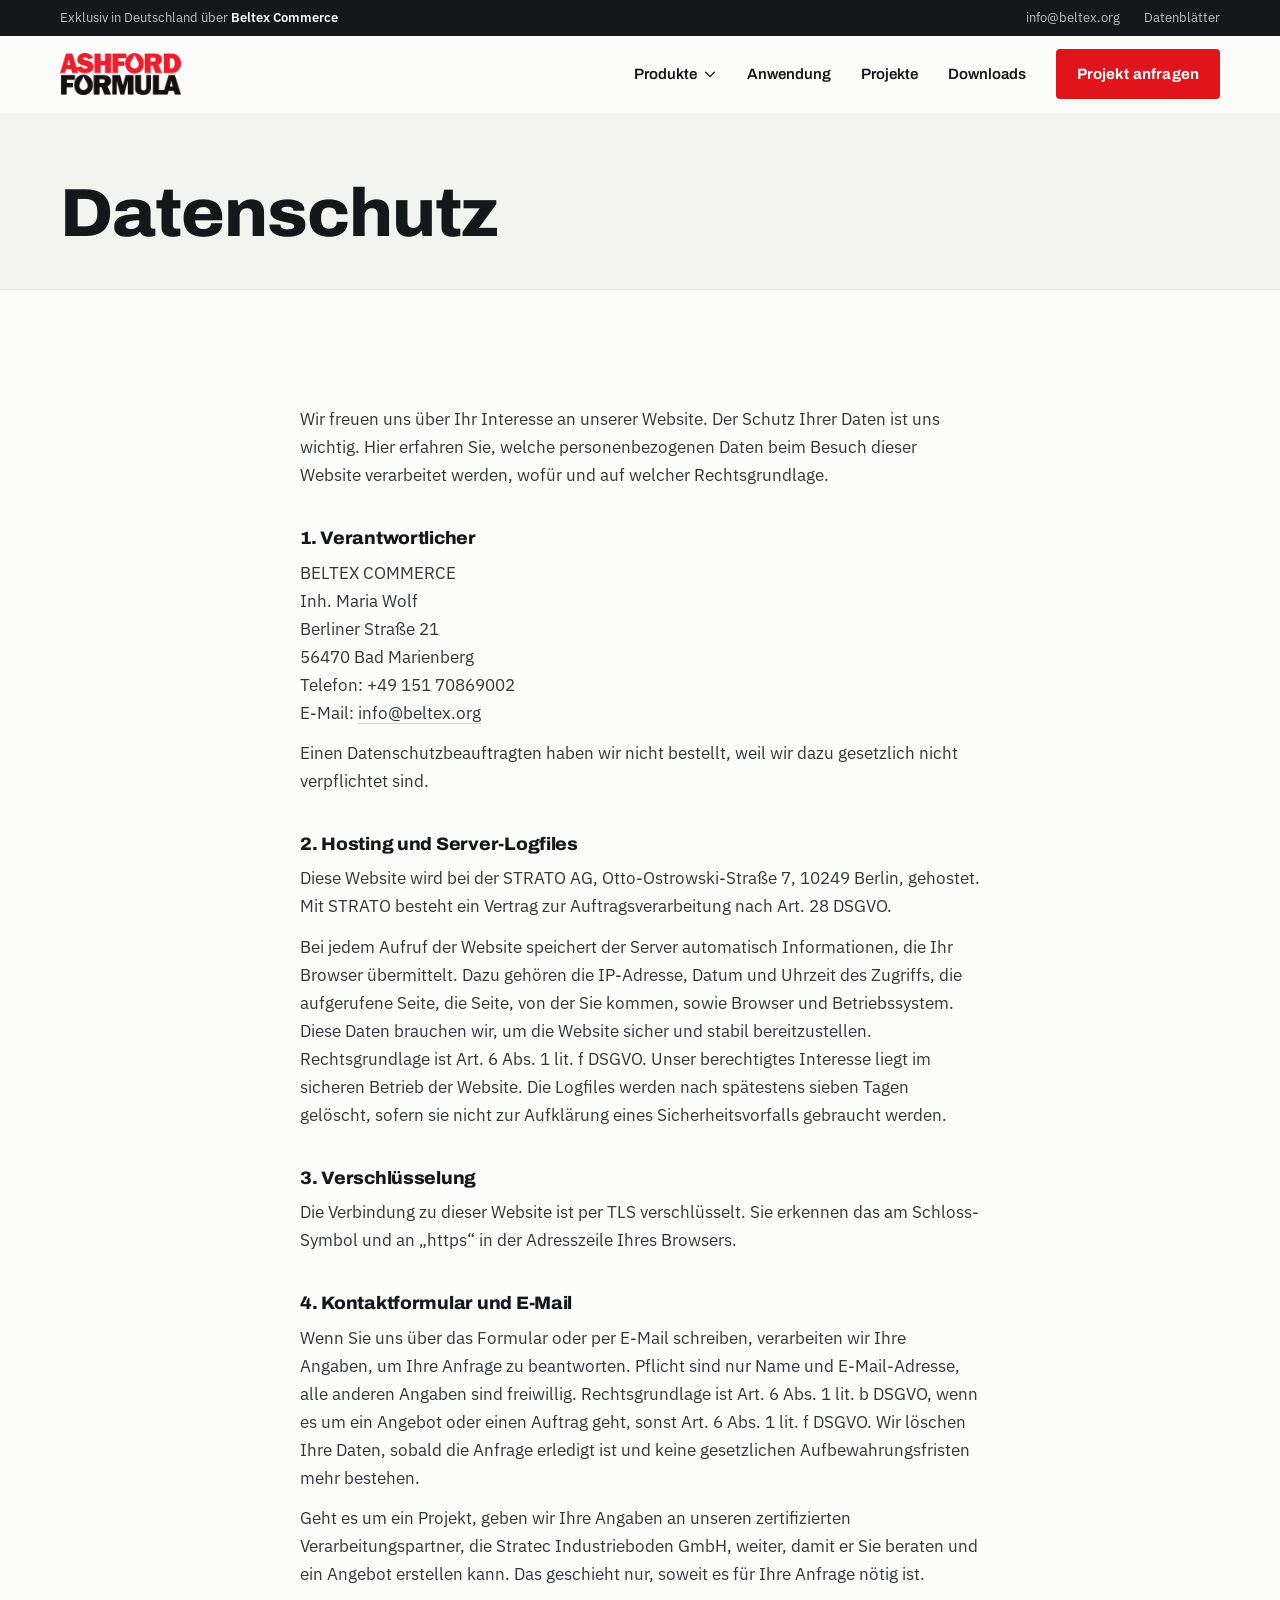
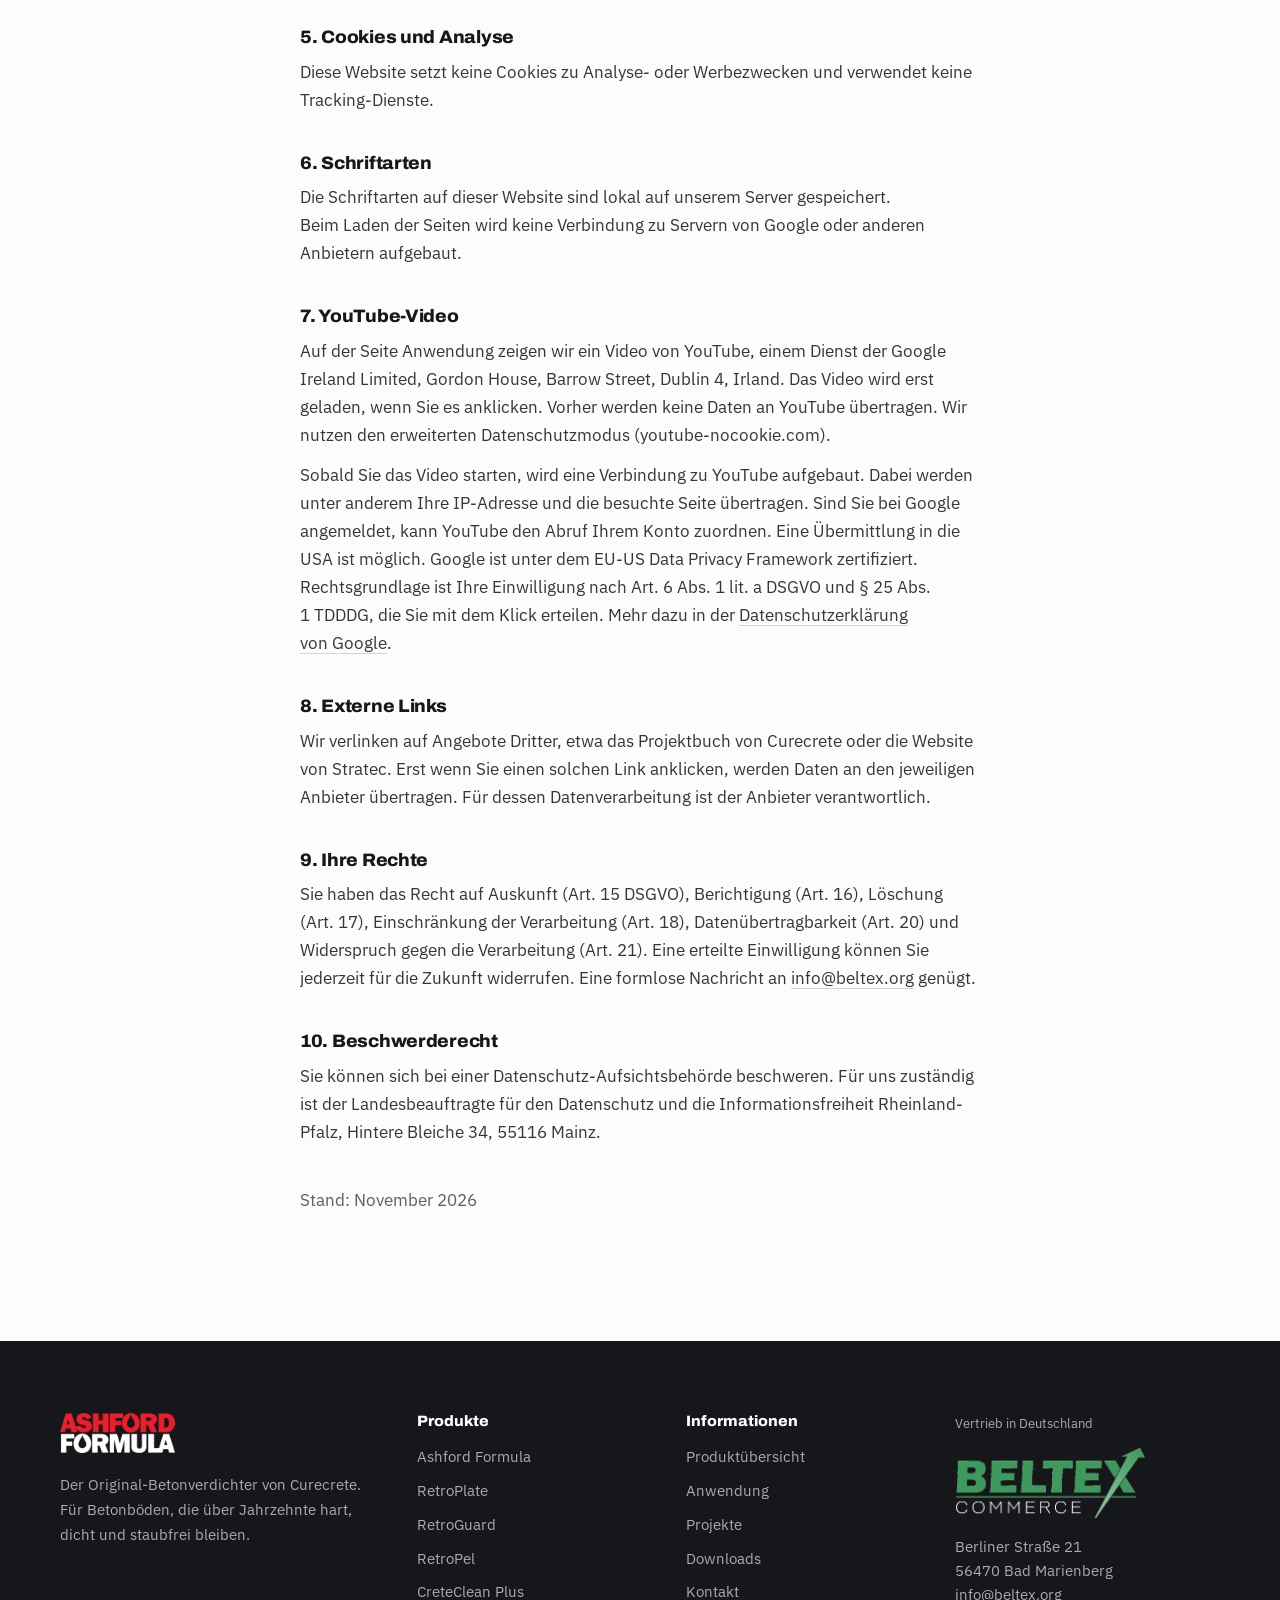
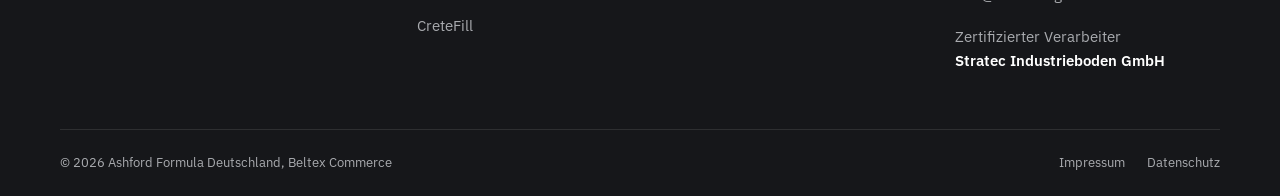
<file: datenschutz/index.html>
<!doctype html>
<html lang="de">
<head>
<meta charset="utf-8">
<meta name="viewport" content="width=device-width, initial-scale=1">
<title>Datenschutz | Ashford Formula Deutschland</title>
<meta name="description" content="Datenschutzerklärung der Website von Ashford Formula Deutschland, BELTEX COMMERCE.">
<meta name="theme-color" content="#16171A">
<link rel="preload" href="../assets/fonts/archivo-latin.woff2" as="font" type="font/woff2" crossorigin>
<link rel="preload" href="../assets/fonts/plex-latin.woff2" as="font" type="font/woff2" crossorigin>
<link rel="stylesheet" href="../assets/css/style.css?v=455e66d8">
</head>
<body>
<div class="topbar">
  <div class="wrap">
    <span>Exklusiv in Deutschland über <strong>Beltex Commerce</strong></span>
    <nav aria-label="Service"><a href="mailto:info@beltex.org">info@beltex.org</a><a href="../downloads/">Datenblätter</a></nav>
  </div>
</div>
<header class="header" id="header">
  <div class="wrap">
    <a href=".././" class="logo" aria-label="Ashford Formula, zur Startseite"><img src="../assets/ashford-formula-logo.png" alt="Ashford Formula" width="1128" height="392"></a>
    <nav class="nav" id="nav" aria-label="Hauptmenü">
      <div class="dd">
        <a href="../produkte/" class="dd__toggle">Produkte <svg class="icon" viewBox="0 0 256 256" aria-hidden="true"><path d="M216.49,104.49l-80,80a12,12,0,0,1-17,0l-80-80a12,12,0,0,1,17-17L128,159l71.51-71.52a12,12,0,0,1,17,17Z"/></svg></a>
        <div class="dd__menu">
          <a href="../produkte/" class="dd__all">Alle Produkte im Überblick</a>
          <a href="../produkte/ashford-formula/"><b>Ashford Formula</b><small>Verdichten</small></a><a href="../produkte/retroplate/"><b>RetroPlate</b><small>Verdichten und Polieren</small></a><a href="../produkte/retroguard/"><b>RetroGuard</b><small>Schützen</small></a><a href="../produkte/retropel/"><b>RetroPel</b><small>Schützen</small></a><a href="../produkte/creteclean/"><b>CreteClean Plus</b><small>Pflegen</small></a><a href="../produkte/cretefill/"><b>CreteFill</b><small>Reparieren</small></a>
        </div>
      </div>
      <a href="../anwendung/">Anwendung</a>
      <a href="../projekte/">Projekte</a>
      <a href="../downloads/">Downloads</a>
      <a href="../kontakt/" class="btn btn--red">Projekt anfragen</a>
    </nav>
    <button class="burger" id="burger" aria-label="Menü öffnen" aria-expanded="false" aria-controls="nav"><span></span><span></span><span></span></button>
  </div>
</header>

<main>
<section class="page-head page-head--slim">
  <div class="wrap"><h1>Datenschutz</h1></div>
</section>
<section class="sec">
  <div class="wrap legal">

    <p class="legal__intro">Wir freuen uns über Ihr Interesse an unserer Website. Der Schutz Ihrer Daten ist uns wichtig. Hier erfahren Sie, welche personenbezogenen Daten beim Besuch dieser Website verarbeitet werden, wofür und auf welcher Rechtsgrundlage.</p>

    <h2>1. Verantwortlicher</h2>
    <p>BELTEX COMMERCE<br>Inh. Maria Wolf<br>Berliner Straße 21<br>56470 Bad Marienberg<br>Telefon: +49 151 70869002<br>E-Mail: <a href="mailto:info@beltex.org">info@beltex.org</a></p>
    <p>Einen Datenschutzbeauftragten haben wir nicht bestellt, weil wir dazu gesetzlich nicht verpflichtet sind.</p>

    <h2>2. Hosting und Server-Logfiles</h2>
    <p>Diese Website wird bei der STRATO AG, Otto-Ostrowski-Straße 7, 10249 Berlin, gehostet. Mit STRATO besteht ein Vertrag zur Auftragsverarbeitung nach Art. 28 DSGVO.</p>
    <p>Bei jedem Aufruf der Website speichert der Server automatisch Informationen, die Ihr Browser übermittelt. Dazu gehören die IP-Adresse, Datum und Uhrzeit des Zugriffs, die aufgerufene Seite, die Seite, von der Sie kommen, sowie Browser und Betriebssystem. Diese Daten brauchen wir, um die Website sicher und stabil bereitzustellen. Rechtsgrundlage ist Art. 6 Abs. 1 lit. f DSGVO. Unser berechtigtes Interesse liegt im sicheren Betrieb der Website. Die Logfiles werden nach spätestens sieben Tagen gelöscht, sofern sie nicht zur Aufklärung eines Sicherheitsvorfalls gebraucht werden.</p>

    <h2>3. Verschlüsselung</h2>
    <p>Die Verbindung zu dieser Website ist per TLS verschlüsselt. Sie erkennen das am Schloss-Symbol und an „https“ in der Adresszeile Ihres Browsers.</p>

    <h2>4. Kontaktformular und E-Mail</h2>
    <p>Wenn Sie uns über das Formular oder per E-Mail schreiben, verarbeiten wir Ihre Angaben, um Ihre Anfrage zu beantworten. Pflicht sind nur Name und E-Mail-Adresse, alle anderen Angaben sind freiwillig. Rechtsgrundlage ist Art. 6 Abs. 1 lit. b DSGVO, wenn es um ein Angebot oder einen Auftrag geht, sonst Art. 6 Abs. 1 lit. f DSGVO. Wir löschen Ihre Daten, sobald die Anfrage erledigt ist und keine gesetzlichen Aufbewahrungsfristen mehr bestehen.</p>
    <p>Geht es um ein Projekt, geben wir Ihre Angaben an unseren zertifizierten Verarbeitungspartner, die Stratec Industrieboden GmbH, weiter, damit er Sie beraten und ein Angebot erstellen kann. Das geschieht nur, soweit es für Ihre Anfrage nötig ist.</p>

    <h2>5. Cookies und Analyse</h2>
    <p>Diese Website setzt keine Cookies zu Analyse- oder Werbezwecken und verwendet keine Tracking-Dienste.</p>

    <h2>6. Schriftarten</h2>
    <p>Die Schriftarten auf dieser Website sind lokal auf unserem Server gespeichert. Beim Laden der Seiten wird keine Verbindung zu Servern von Google oder anderen Anbietern aufgebaut.</p>

    <h2>7. YouTube-Video</h2>
    <p>Auf der Seite Anwendung zeigen wir ein Video von YouTube, einem Dienst der Google Ireland Limited, Gordon House, Barrow Street, Dublin 4, Irland. Das Video wird erst geladen, wenn Sie es anklicken. Vorher werden keine Daten an YouTube übertragen. Wir nutzen den erweiterten Datenschutzmodus (youtube-nocookie.com).</p>
    <p>Sobald Sie das Video starten, wird eine Verbindung zu YouTube aufgebaut. Dabei werden unter anderem Ihre IP-Adresse und die besuchte Seite übertragen. Sind Sie bei Google angemeldet, kann YouTube den Abruf Ihrem Konto zuordnen. Eine Übermittlung in die USA ist möglich. Google ist unter dem EU-US Data Privacy Framework zertifiziert. Rechtsgrundlage ist Ihre Einwilligung nach Art. 6 Abs. 1 lit. a DSGVO und § 25 Abs. 1 TDDDG, die Sie mit dem Klick erteilen. Mehr dazu in der <a href="https://policies.google.com/privacy" target="_blank" rel="noopener">Datenschutzerklärung von Google</a>.</p>

    <h2>8. Externe Links</h2>
    <p>Wir verlinken auf Angebote Dritter, etwa das Projektbuch von Curecrete oder die Website von Stratec. Erst wenn Sie einen solchen Link anklicken, werden Daten an den jeweiligen Anbieter übertragen. Für dessen Datenverarbeitung ist der Anbieter verantwortlich.</p>

    <h2>9. Ihre Rechte</h2>
    <p>Sie haben das Recht auf Auskunft (Art. 15 DSGVO), Berichtigung (Art. 16), Löschung (Art. 17), Einschränkung der Verarbeitung (Art. 18), Datenübertragbarkeit (Art. 20) und Widerspruch gegen die Verarbeitung (Art. 21). Eine erteilte Einwilligung können Sie jederzeit für die Zukunft widerrufen. Eine formlose Nachricht an <a href="mailto:info@beltex.org">info@beltex.org</a> genügt.</p>

    <h2>10. Beschwerderecht</h2>
    <p>Sie können sich bei einer Datenschutz-Aufsichtsbehörde beschweren. Für uns zuständig ist der Landesbeauftragte für den Datenschutz und die Informationsfreiheit Rheinland-Pfalz, Hintere Bleiche 34, 55116 Mainz.</p>

    <p class="legal__date">Stand: November 2026</p>

  </div>
</section>
</main>
<footer class="footer">
  <div class="wrap">
    <div class="footer__top">
      <div class="footer__brand">
        <img src="../assets/ashford-formula-logo-weiss.png" alt="Ashford Formula" width="1128" height="392">
        <p>Der Original-Betonverdichter von Curecrete. Für Betonböden, die über Jahrzehnte hart, dicht und staubfrei bleiben.</p>
      </div>
      <div>
        <h2 class="fh">Produkte</h2>
        <ul><li><a href="../produkte/ashford-formula/">Ashford Formula</a></li><li><a href="../produkte/retroplate/">RetroPlate</a></li><li><a href="../produkte/retroguard/">RetroGuard</a></li><li><a href="../produkte/retropel/">RetroPel</a></li><li><a href="../produkte/creteclean/">CreteClean Plus</a></li><li><a href="../produkte/cretefill/">CreteFill</a></li></ul>
      </div>
      <div>
        <h2 class="fh">Informationen</h2>
        <ul><li><a href="../produkte/">Produktübersicht</a></li><li><a href="../anwendung/">Anwendung</a></li><li><a href="../projekte/">Projekte</a></li><li><a href="../downloads/">Downloads</a></li><li><a href="../kontakt/">Kontakt</a></li></ul>
      </div>
      <div class="footer__partner">
        <small>Vertrieb in Deutschland</small>
        <img src="../assets/beltex-commerce-logo-weiss.png" alt="Beltex Commerce">
        <p>Berliner Straße 21<br>56470 Bad Marienberg<br><a href="mailto:info@beltex.org">info@beltex.org</a></p>
        <p class="sub">Zertifizierter Verarbeiter<br><a href="https://www.stratec-industrieboden.de/" target="_blank" rel="noopener">Stratec Industrieboden GmbH</a></p>
      </div>
    </div>
    <div class="footer__bottom">
      <span>© 2026 Ashford Formula Deutschland, Beltex Commerce</span>
      <nav aria-label="Rechtliches"><a href="../impressum/">Impressum</a><a href="../datenschutz/">Datenschutz</a></nav>
    </div>
  </div>
</footer>
<div class="lightbox" id="lightbox" role="dialog" aria-label="Bildansicht"><button aria-label="Schließen"><svg class="icon" viewBox="0 0 256 256" aria-hidden="true"><path d="M205.66,194.34a8,8,0,0,1-11.32,11.32L128,139.31,61.66,205.66a8,8,0,0,1-11.32-11.32L116.69,128,50.34,61.66A8,8,0,0,1,61.66,50.34L128,116.69l66.34-66.35a8,8,0,0,1,11.32,11.32L139.31,128Z"/></svg></button></div>
<div class="toast" id="toast" role="status"></div>
<script src="../assets/js/main.js?v=ea25cb96"></script>
</body>
</html>
</file>
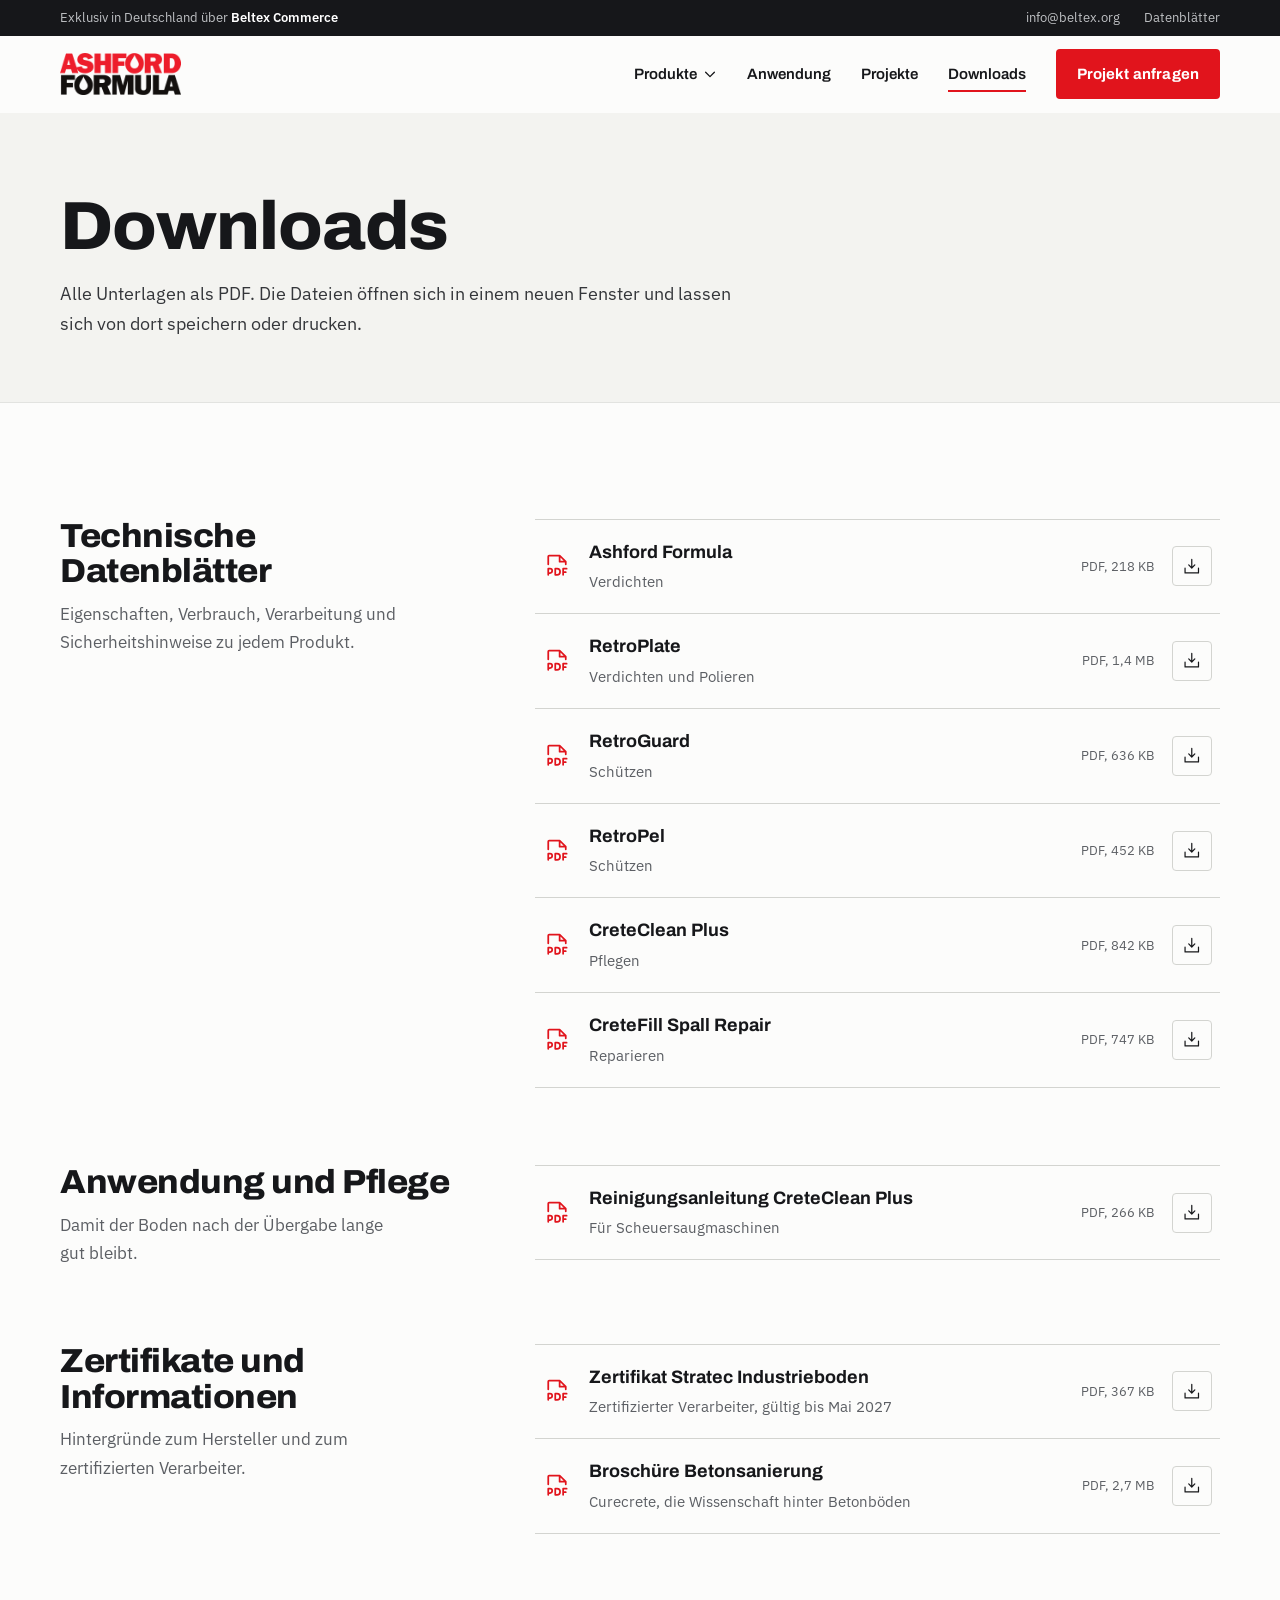
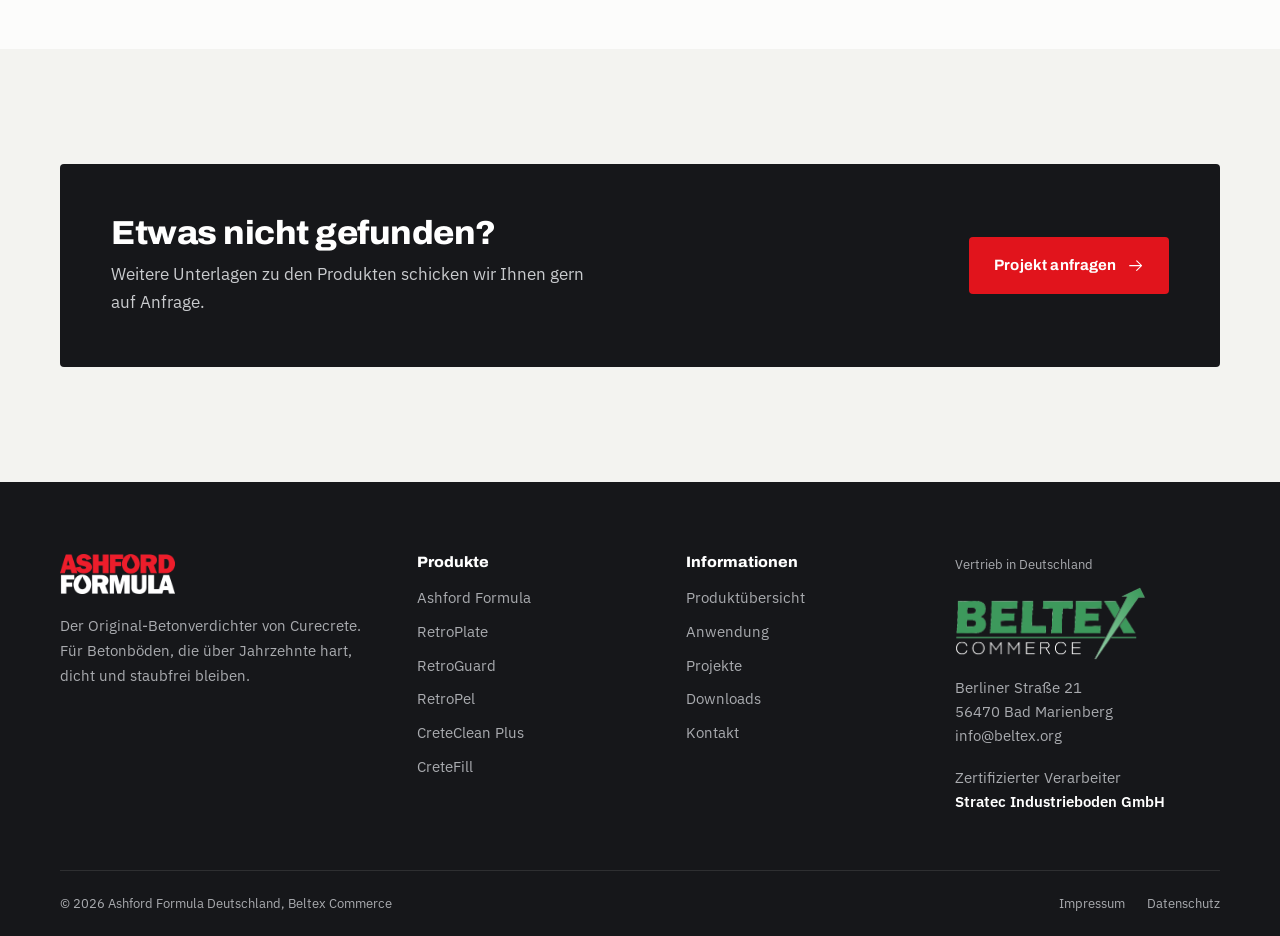
<file: downloads/index.html>
<!doctype html>
<html lang="de">
<head>
<meta charset="utf-8">
<meta name="viewport" content="width=device-width, initial-scale=1">
<title>Downloads | Ashford Formula Deutschland</title>
<meta name="description" content="Technische Datenblätter, Reinigungsanleitung, Zertifikat und Broschüre zu Ashford Formula und den Produkten von Curecrete als PDF.">
<meta name="theme-color" content="#16171A">
<link rel="preload" href="../assets/fonts/archivo-latin.woff2" as="font" type="font/woff2" crossorigin>
<link rel="preload" href="../assets/fonts/plex-latin.woff2" as="font" type="font/woff2" crossorigin>
<link rel="stylesheet" href="../assets/css/style.css?v=455e66d8">
</head>
<body>
<div class="topbar">
  <div class="wrap">
    <span>Exklusiv in Deutschland über <strong>Beltex Commerce</strong></span>
    <nav aria-label="Service"><a href="mailto:info@beltex.org">info@beltex.org</a><a href="../downloads/">Datenblätter</a></nav>
  </div>
</div>
<header class="header" id="header">
  <div class="wrap">
    <a href=".././" class="logo" aria-label="Ashford Formula, zur Startseite"><img src="../assets/ashford-formula-logo.png" alt="Ashford Formula" width="1128" height="392"></a>
    <nav class="nav" id="nav" aria-label="Hauptmenü">
      <div class="dd">
        <a href="../produkte/" class="dd__toggle">Produkte <svg class="icon" viewBox="0 0 256 256" aria-hidden="true"><path d="M216.49,104.49l-80,80a12,12,0,0,1-17,0l-80-80a12,12,0,0,1,17-17L128,159l71.51-71.52a12,12,0,0,1,17,17Z"/></svg></a>
        <div class="dd__menu">
          <a href="../produkte/" class="dd__all">Alle Produkte im Überblick</a>
          <a href="../produkte/ashford-formula/"><b>Ashford Formula</b><small>Verdichten</small></a><a href="../produkte/retroplate/"><b>RetroPlate</b><small>Verdichten und Polieren</small></a><a href="../produkte/retroguard/"><b>RetroGuard</b><small>Schützen</small></a><a href="../produkte/retropel/"><b>RetroPel</b><small>Schützen</small></a><a href="../produkte/creteclean/"><b>CreteClean Plus</b><small>Pflegen</small></a><a href="../produkte/cretefill/"><b>CreteFill</b><small>Reparieren</small></a>
        </div>
      </div>
      <a href="../anwendung/">Anwendung</a>
      <a href="../projekte/">Projekte</a>
      <a href="../downloads/" aria-current="page">Downloads</a>
      <a href="../kontakt/" class="btn btn--red">Projekt anfragen</a>
    </nav>
    <button class="burger" id="burger" aria-label="Menü öffnen" aria-expanded="false" aria-controls="nav"><span></span><span></span><span></span></button>
  </div>
</header>

<main>
<section class="page-head">
  <div class="wrap">
    <h1>Downloads</h1>
    <p class="lead">Alle Unterlagen als PDF. Die Dateien öffnen sich in einem neuen Fenster und lassen sich von dort speichern oder drucken.</p>
  </div>
</section>

<section class="sec">
  <div class="wrap dlgroups">
    <section class="dlgroup reveal">
      <header><h2>Technische Datenblätter</h2><p>Eigenschaften, Verbrauch, Verarbeitung und Sicherheitshinweise zu jedem Produkt.</p></header>
      <ul class="dllist">
          <li><a href="../downloads/datenblatt-ashford-formula.pdf" target="_blank" rel="noopener" class="dl">
            <svg class="icon dl__icon" viewBox="0 0 256 256" aria-hidden="true"><path d="M224,152a8,8,0,0,1-8,8H192v16h16a8,8,0,0,1,0,16H192v16a8,8,0,0,1-16,0V152a8,8,0,0,1,8-8h32A8,8,0,0,1,224,152ZM92,172a28,28,0,0,1-28,28H56v8a8,8,0,0,1-16,0V152a8,8,0,0,1,8-8H64A28,28,0,0,1,92,172Zm-16,0a12,12,0,0,0-12-12H56v24h8A12,12,0,0,0,76,172Zm88,8a36,36,0,0,1-36,36H112a8,8,0,0,1-8-8V152a8,8,0,0,1,8-8h16A36,36,0,0,1,164,180Zm-16,0a20,20,0,0,0-20-20h-8v40h8A20,20,0,0,0,148,180ZM40,112V40A16,16,0,0,1,56,24h96a8,8,0,0,1,5.66,2.34l56,56A8,8,0,0,1,216,88v24a8,8,0,0,1-16,0V96H152a8,8,0,0,1-8-8V40H56v72a8,8,0,0,1-16,0ZM160,80h28.69L160,51.31Z"/></svg>
            <span class="dl__txt"><b>Ashford Formula</b><span>Verdichten</span></span>
            <span class="dl__meta">PDF, 218 KB</span>
            <span class="dl__go"><svg class="icon" viewBox="0 0 256 256" aria-hidden="true"><path d="M224,144v64a8,8,0,0,1-8,8H40a8,8,0,0,1-8-8V144a8,8,0,0,1,16,0v56H208V144a8,8,0,0,1,16,0Zm-101.66,5.66a8,8,0,0,0,11.32,0l40-40a8,8,0,0,0-11.32-11.32L136,124.69V32a8,8,0,0,0-16,0v92.69L93.66,98.34a8,8,0,0,0-11.32,11.32Z"/></svg></span>
          </a></li>
          <li><a href="../downloads/datenblatt-retroplate.pdf" target="_blank" rel="noopener" class="dl">
            <svg class="icon dl__icon" viewBox="0 0 256 256" aria-hidden="true"><path d="M224,152a8,8,0,0,1-8,8H192v16h16a8,8,0,0,1,0,16H192v16a8,8,0,0,1-16,0V152a8,8,0,0,1,8-8h32A8,8,0,0,1,224,152ZM92,172a28,28,0,0,1-28,28H56v8a8,8,0,0,1-16,0V152a8,8,0,0,1,8-8H64A28,28,0,0,1,92,172Zm-16,0a12,12,0,0,0-12-12H56v24h8A12,12,0,0,0,76,172Zm88,8a36,36,0,0,1-36,36H112a8,8,0,0,1-8-8V152a8,8,0,0,1,8-8h16A36,36,0,0,1,164,180Zm-16,0a20,20,0,0,0-20-20h-8v40h8A20,20,0,0,0,148,180ZM40,112V40A16,16,0,0,1,56,24h96a8,8,0,0,1,5.66,2.34l56,56A8,8,0,0,1,216,88v24a8,8,0,0,1-16,0V96H152a8,8,0,0,1-8-8V40H56v72a8,8,0,0,1-16,0ZM160,80h28.69L160,51.31Z"/></svg>
            <span class="dl__txt"><b>RetroPlate</b><span>Verdichten und Polieren</span></span>
            <span class="dl__meta">PDF, 1,4 MB</span>
            <span class="dl__go"><svg class="icon" viewBox="0 0 256 256" aria-hidden="true"><path d="M224,144v64a8,8,0,0,1-8,8H40a8,8,0,0,1-8-8V144a8,8,0,0,1,16,0v56H208V144a8,8,0,0,1,16,0Zm-101.66,5.66a8,8,0,0,0,11.32,0l40-40a8,8,0,0,0-11.32-11.32L136,124.69V32a8,8,0,0,0-16,0v92.69L93.66,98.34a8,8,0,0,0-11.32,11.32Z"/></svg></span>
          </a></li>
          <li><a href="../downloads/datenblatt-retroguard.pdf" target="_blank" rel="noopener" class="dl">
            <svg class="icon dl__icon" viewBox="0 0 256 256" aria-hidden="true"><path d="M224,152a8,8,0,0,1-8,8H192v16h16a8,8,0,0,1,0,16H192v16a8,8,0,0,1-16,0V152a8,8,0,0,1,8-8h32A8,8,0,0,1,224,152ZM92,172a28,28,0,0,1-28,28H56v8a8,8,0,0,1-16,0V152a8,8,0,0,1,8-8H64A28,28,0,0,1,92,172Zm-16,0a12,12,0,0,0-12-12H56v24h8A12,12,0,0,0,76,172Zm88,8a36,36,0,0,1-36,36H112a8,8,0,0,1-8-8V152a8,8,0,0,1,8-8h16A36,36,0,0,1,164,180Zm-16,0a20,20,0,0,0-20-20h-8v40h8A20,20,0,0,0,148,180ZM40,112V40A16,16,0,0,1,56,24h96a8,8,0,0,1,5.66,2.34l56,56A8,8,0,0,1,216,88v24a8,8,0,0,1-16,0V96H152a8,8,0,0,1-8-8V40H56v72a8,8,0,0,1-16,0ZM160,80h28.69L160,51.31Z"/></svg>
            <span class="dl__txt"><b>RetroGuard</b><span>Schützen</span></span>
            <span class="dl__meta">PDF, 636 KB</span>
            <span class="dl__go"><svg class="icon" viewBox="0 0 256 256" aria-hidden="true"><path d="M224,144v64a8,8,0,0,1-8,8H40a8,8,0,0,1-8-8V144a8,8,0,0,1,16,0v56H208V144a8,8,0,0,1,16,0Zm-101.66,5.66a8,8,0,0,0,11.32,0l40-40a8,8,0,0,0-11.32-11.32L136,124.69V32a8,8,0,0,0-16,0v92.69L93.66,98.34a8,8,0,0,0-11.32,11.32Z"/></svg></span>
          </a></li>
          <li><a href="../downloads/datenblatt-retropel.pdf" target="_blank" rel="noopener" class="dl">
            <svg class="icon dl__icon" viewBox="0 0 256 256" aria-hidden="true"><path d="M224,152a8,8,0,0,1-8,8H192v16h16a8,8,0,0,1,0,16H192v16a8,8,0,0,1-16,0V152a8,8,0,0,1,8-8h32A8,8,0,0,1,224,152ZM92,172a28,28,0,0,1-28,28H56v8a8,8,0,0,1-16,0V152a8,8,0,0,1,8-8H64A28,28,0,0,1,92,172Zm-16,0a12,12,0,0,0-12-12H56v24h8A12,12,0,0,0,76,172Zm88,8a36,36,0,0,1-36,36H112a8,8,0,0,1-8-8V152a8,8,0,0,1,8-8h16A36,36,0,0,1,164,180Zm-16,0a20,20,0,0,0-20-20h-8v40h8A20,20,0,0,0,148,180ZM40,112V40A16,16,0,0,1,56,24h96a8,8,0,0,1,5.66,2.34l56,56A8,8,0,0,1,216,88v24a8,8,0,0,1-16,0V96H152a8,8,0,0,1-8-8V40H56v72a8,8,0,0,1-16,0ZM160,80h28.69L160,51.31Z"/></svg>
            <span class="dl__txt"><b>RetroPel</b><span>Schützen</span></span>
            <span class="dl__meta">PDF, 452 KB</span>
            <span class="dl__go"><svg class="icon" viewBox="0 0 256 256" aria-hidden="true"><path d="M224,144v64a8,8,0,0,1-8,8H40a8,8,0,0,1-8-8V144a8,8,0,0,1,16,0v56H208V144a8,8,0,0,1,16,0Zm-101.66,5.66a8,8,0,0,0,11.32,0l40-40a8,8,0,0,0-11.32-11.32L136,124.69V32a8,8,0,0,0-16,0v92.69L93.66,98.34a8,8,0,0,0-11.32,11.32Z"/></svg></span>
          </a></li>
          <li><a href="../downloads/datenblatt-creteclean.pdf" target="_blank" rel="noopener" class="dl">
            <svg class="icon dl__icon" viewBox="0 0 256 256" aria-hidden="true"><path d="M224,152a8,8,0,0,1-8,8H192v16h16a8,8,0,0,1,0,16H192v16a8,8,0,0,1-16,0V152a8,8,0,0,1,8-8h32A8,8,0,0,1,224,152ZM92,172a28,28,0,0,1-28,28H56v8a8,8,0,0,1-16,0V152a8,8,0,0,1,8-8H64A28,28,0,0,1,92,172Zm-16,0a12,12,0,0,0-12-12H56v24h8A12,12,0,0,0,76,172Zm88,8a36,36,0,0,1-36,36H112a8,8,0,0,1-8-8V152a8,8,0,0,1,8-8h16A36,36,0,0,1,164,180Zm-16,0a20,20,0,0,0-20-20h-8v40h8A20,20,0,0,0,148,180ZM40,112V40A16,16,0,0,1,56,24h96a8,8,0,0,1,5.66,2.34l56,56A8,8,0,0,1,216,88v24a8,8,0,0,1-16,0V96H152a8,8,0,0,1-8-8V40H56v72a8,8,0,0,1-16,0ZM160,80h28.69L160,51.31Z"/></svg>
            <span class="dl__txt"><b>CreteClean Plus</b><span>Pflegen</span></span>
            <span class="dl__meta">PDF, 842 KB</span>
            <span class="dl__go"><svg class="icon" viewBox="0 0 256 256" aria-hidden="true"><path d="M224,144v64a8,8,0,0,1-8,8H40a8,8,0,0,1-8-8V144a8,8,0,0,1,16,0v56H208V144a8,8,0,0,1,16,0Zm-101.66,5.66a8,8,0,0,0,11.32,0l40-40a8,8,0,0,0-11.32-11.32L136,124.69V32a8,8,0,0,0-16,0v92.69L93.66,98.34a8,8,0,0,0-11.32,11.32Z"/></svg></span>
          </a></li>
          <li><a href="../downloads/datenblatt-cretefill.pdf" target="_blank" rel="noopener" class="dl">
            <svg class="icon dl__icon" viewBox="0 0 256 256" aria-hidden="true"><path d="M224,152a8,8,0,0,1-8,8H192v16h16a8,8,0,0,1,0,16H192v16a8,8,0,0,1-16,0V152a8,8,0,0,1,8-8h32A8,8,0,0,1,224,152ZM92,172a28,28,0,0,1-28,28H56v8a8,8,0,0,1-16,0V152a8,8,0,0,1,8-8H64A28,28,0,0,1,92,172Zm-16,0a12,12,0,0,0-12-12H56v24h8A12,12,0,0,0,76,172Zm88,8a36,36,0,0,1-36,36H112a8,8,0,0,1-8-8V152a8,8,0,0,1,8-8h16A36,36,0,0,1,164,180Zm-16,0a20,20,0,0,0-20-20h-8v40h8A20,20,0,0,0,148,180ZM40,112V40A16,16,0,0,1,56,24h96a8,8,0,0,1,5.66,2.34l56,56A8,8,0,0,1,216,88v24a8,8,0,0,1-16,0V96H152a8,8,0,0,1-8-8V40H56v72a8,8,0,0,1-16,0ZM160,80h28.69L160,51.31Z"/></svg>
            <span class="dl__txt"><b>CreteFill Spall Repair</b><span>Reparieren</span></span>
            <span class="dl__meta">PDF, 747 KB</span>
            <span class="dl__go"><svg class="icon" viewBox="0 0 256 256" aria-hidden="true"><path d="M224,144v64a8,8,0,0,1-8,8H40a8,8,0,0,1-8-8V144a8,8,0,0,1,16,0v56H208V144a8,8,0,0,1,16,0Zm-101.66,5.66a8,8,0,0,0,11.32,0l40-40a8,8,0,0,0-11.32-11.32L136,124.69V32a8,8,0,0,0-16,0v92.69L93.66,98.34a8,8,0,0,0-11.32,11.32Z"/></svg></span>
          </a></li>
      </ul>
    </section>
    <section class="dlgroup reveal">
      <header><h2>Anwendung und Pflege</h2><p>Damit der Boden nach der Übergabe lange gut bleibt.</p></header>
      <ul class="dllist">
          <li><a href="../downloads/reinigungsanleitung-creteclean.pdf" target="_blank" rel="noopener" class="dl">
            <svg class="icon dl__icon" viewBox="0 0 256 256" aria-hidden="true"><path d="M224,152a8,8,0,0,1-8,8H192v16h16a8,8,0,0,1,0,16H192v16a8,8,0,0,1-16,0V152a8,8,0,0,1,8-8h32A8,8,0,0,1,224,152ZM92,172a28,28,0,0,1-28,28H56v8a8,8,0,0,1-16,0V152a8,8,0,0,1,8-8H64A28,28,0,0,1,92,172Zm-16,0a12,12,0,0,0-12-12H56v24h8A12,12,0,0,0,76,172Zm88,8a36,36,0,0,1-36,36H112a8,8,0,0,1-8-8V152a8,8,0,0,1,8-8h16A36,36,0,0,1,164,180Zm-16,0a20,20,0,0,0-20-20h-8v40h8A20,20,0,0,0,148,180ZM40,112V40A16,16,0,0,1,56,24h96a8,8,0,0,1,5.66,2.34l56,56A8,8,0,0,1,216,88v24a8,8,0,0,1-16,0V96H152a8,8,0,0,1-8-8V40H56v72a8,8,0,0,1-16,0ZM160,80h28.69L160,51.31Z"/></svg>
            <span class="dl__txt"><b>Reinigungsanleitung CreteClean Plus</b><span>Für Scheuersaugmaschinen</span></span>
            <span class="dl__meta">PDF, 266 KB</span>
            <span class="dl__go"><svg class="icon" viewBox="0 0 256 256" aria-hidden="true"><path d="M224,144v64a8,8,0,0,1-8,8H40a8,8,0,0,1-8-8V144a8,8,0,0,1,16,0v56H208V144a8,8,0,0,1,16,0Zm-101.66,5.66a8,8,0,0,0,11.32,0l40-40a8,8,0,0,0-11.32-11.32L136,124.69V32a8,8,0,0,0-16,0v92.69L93.66,98.34a8,8,0,0,0-11.32,11.32Z"/></svg></span>
          </a></li>
      </ul>
    </section>
    <section class="dlgroup reveal">
      <header><h2>Zertifikate und Informationen</h2><p>Hintergründe zum Hersteller und zum zertifizierten Verarbeiter.</p></header>
      <ul class="dllist">
          <li><a href="../downloads/stratec-zertifikat-ashford-formula-2025.pdf" target="_blank" rel="noopener" class="dl">
            <svg class="icon dl__icon" viewBox="0 0 256 256" aria-hidden="true"><path d="M224,152a8,8,0,0,1-8,8H192v16h16a8,8,0,0,1,0,16H192v16a8,8,0,0,1-16,0V152a8,8,0,0,1,8-8h32A8,8,0,0,1,224,152ZM92,172a28,28,0,0,1-28,28H56v8a8,8,0,0,1-16,0V152a8,8,0,0,1,8-8H64A28,28,0,0,1,92,172Zm-16,0a12,12,0,0,0-12-12H56v24h8A12,12,0,0,0,76,172Zm88,8a36,36,0,0,1-36,36H112a8,8,0,0,1-8-8V152a8,8,0,0,1,8-8h16A36,36,0,0,1,164,180Zm-16,0a20,20,0,0,0-20-20h-8v40h8A20,20,0,0,0,148,180ZM40,112V40A16,16,0,0,1,56,24h96a8,8,0,0,1,5.66,2.34l56,56A8,8,0,0,1,216,88v24a8,8,0,0,1-16,0V96H152a8,8,0,0,1-8-8V40H56v72a8,8,0,0,1-16,0ZM160,80h28.69L160,51.31Z"/></svg>
            <span class="dl__txt"><b>Zertifikat Stratec Industrieboden</b><span>Zertifizierter Verarbeiter, gültig bis Mai 2027</span></span>
            <span class="dl__meta">PDF, 367 KB</span>
            <span class="dl__go"><svg class="icon" viewBox="0 0 256 256" aria-hidden="true"><path d="M224,144v64a8,8,0,0,1-8,8H40a8,8,0,0,1-8-8V144a8,8,0,0,1,16,0v56H208V144a8,8,0,0,1,16,0Zm-101.66,5.66a8,8,0,0,0,11.32,0l40-40a8,8,0,0,0-11.32-11.32L136,124.69V32a8,8,0,0,0-16,0v92.69L93.66,98.34a8,8,0,0,0-11.32,11.32Z"/></svg></span>
          </a></li>
          <li><a href="../downloads/broschuere-betonsanierung-curecrete.pdf" target="_blank" rel="noopener" class="dl">
            <svg class="icon dl__icon" viewBox="0 0 256 256" aria-hidden="true"><path d="M224,152a8,8,0,0,1-8,8H192v16h16a8,8,0,0,1,0,16H192v16a8,8,0,0,1-16,0V152a8,8,0,0,1,8-8h32A8,8,0,0,1,224,152ZM92,172a28,28,0,0,1-28,28H56v8a8,8,0,0,1-16,0V152a8,8,0,0,1,8-8H64A28,28,0,0,1,92,172Zm-16,0a12,12,0,0,0-12-12H56v24h8A12,12,0,0,0,76,172Zm88,8a36,36,0,0,1-36,36H112a8,8,0,0,1-8-8V152a8,8,0,0,1,8-8h16A36,36,0,0,1,164,180Zm-16,0a20,20,0,0,0-20-20h-8v40h8A20,20,0,0,0,148,180ZM40,112V40A16,16,0,0,1,56,24h96a8,8,0,0,1,5.66,2.34l56,56A8,8,0,0,1,216,88v24a8,8,0,0,1-16,0V96H152a8,8,0,0,1-8-8V40H56v72a8,8,0,0,1-16,0ZM160,80h28.69L160,51.31Z"/></svg>
            <span class="dl__txt"><b>Broschüre Betonsanierung</b><span>Curecrete, die Wissenschaft hinter Betonböden</span></span>
            <span class="dl__meta">PDF, 2,7 MB</span>
            <span class="dl__go"><svg class="icon" viewBox="0 0 256 256" aria-hidden="true"><path d="M224,144v64a8,8,0,0,1-8,8H40a8,8,0,0,1-8-8V144a8,8,0,0,1,16,0v56H208V144a8,8,0,0,1,16,0Zm-101.66,5.66a8,8,0,0,0,11.32,0l40-40a8,8,0,0,0-11.32-11.32L136,124.69V32a8,8,0,0,0-16,0v92.69L93.66,98.34a8,8,0,0,0-11.32,11.32Z"/></svg></span>
          </a></li>
      </ul>
    </section>
  </div>
</section>

<section class="sec sec--concrete">
  <div class="wrap">
    <div class="cta-band reveal">
      <div>
        <h2>Etwas nicht gefunden?</h2>
        <p>Weitere Unterlagen zu den Produkten schicken wir Ihnen gern auf Anfrage.</p>
      </div>
      <a href="../kontakt/" class="btn btn--red">Projekt anfragen <svg class="icon" viewBox="0 0 256 256" aria-hidden="true"><path d="M221.66,133.66l-72,72a8,8,0,0,1-11.32-11.32L196.69,136H40a8,8,0,0,1,0-16H196.69L138.34,61.66a8,8,0,0,1,11.32-11.32l72,72A8,8,0,0,1,221.66,133.66Z"/></svg></a>
    </div>
  </div>
</section>
</main>
<footer class="footer">
  <div class="wrap">
    <div class="footer__top">
      <div class="footer__brand">
        <img src="../assets/ashford-formula-logo-weiss.png" alt="Ashford Formula" width="1128" height="392">
        <p>Der Original-Betonverdichter von Curecrete. Für Betonböden, die über Jahrzehnte hart, dicht und staubfrei bleiben.</p>
      </div>
      <div>
        <h2 class="fh">Produkte</h2>
        <ul><li><a href="../produkte/ashford-formula/">Ashford Formula</a></li><li><a href="../produkte/retroplate/">RetroPlate</a></li><li><a href="../produkte/retroguard/">RetroGuard</a></li><li><a href="../produkte/retropel/">RetroPel</a></li><li><a href="../produkte/creteclean/">CreteClean Plus</a></li><li><a href="../produkte/cretefill/">CreteFill</a></li></ul>
      </div>
      <div>
        <h2 class="fh">Informationen</h2>
        <ul><li><a href="../produkte/">Produktübersicht</a></li><li><a href="../anwendung/">Anwendung</a></li><li><a href="../projekte/">Projekte</a></li><li><a href="../downloads/">Downloads</a></li><li><a href="../kontakt/">Kontakt</a></li></ul>
      </div>
      <div class="footer__partner">
        <small>Vertrieb in Deutschland</small>
        <img src="../assets/beltex-commerce-logo-weiss.png" alt="Beltex Commerce">
        <p>Berliner Straße 21<br>56470 Bad Marienberg<br><a href="mailto:info@beltex.org">info@beltex.org</a></p>
        <p class="sub">Zertifizierter Verarbeiter<br><a href="https://www.stratec-industrieboden.de/" target="_blank" rel="noopener">Stratec Industrieboden GmbH</a></p>
      </div>
    </div>
    <div class="footer__bottom">
      <span>© 2026 Ashford Formula Deutschland, Beltex Commerce</span>
      <nav aria-label="Rechtliches"><a href="../impressum/">Impressum</a><a href="../datenschutz/">Datenschutz</a></nav>
    </div>
  </div>
</footer>
<div class="lightbox" id="lightbox" role="dialog" aria-label="Bildansicht"><button aria-label="Schließen"><svg class="icon" viewBox="0 0 256 256" aria-hidden="true"><path d="M205.66,194.34a8,8,0,0,1-11.32,11.32L128,139.31,61.66,205.66a8,8,0,0,1-11.32-11.32L116.69,128,50.34,61.66A8,8,0,0,1,61.66,50.34L128,116.69l66.34-66.35a8,8,0,0,1,11.32,11.32L139.31,128Z"/></svg></button></div>
<div class="toast" id="toast" role="status"></div>
<script src="../assets/js/main.js?v=ea25cb96"></script>
</body>
</html>
</file>
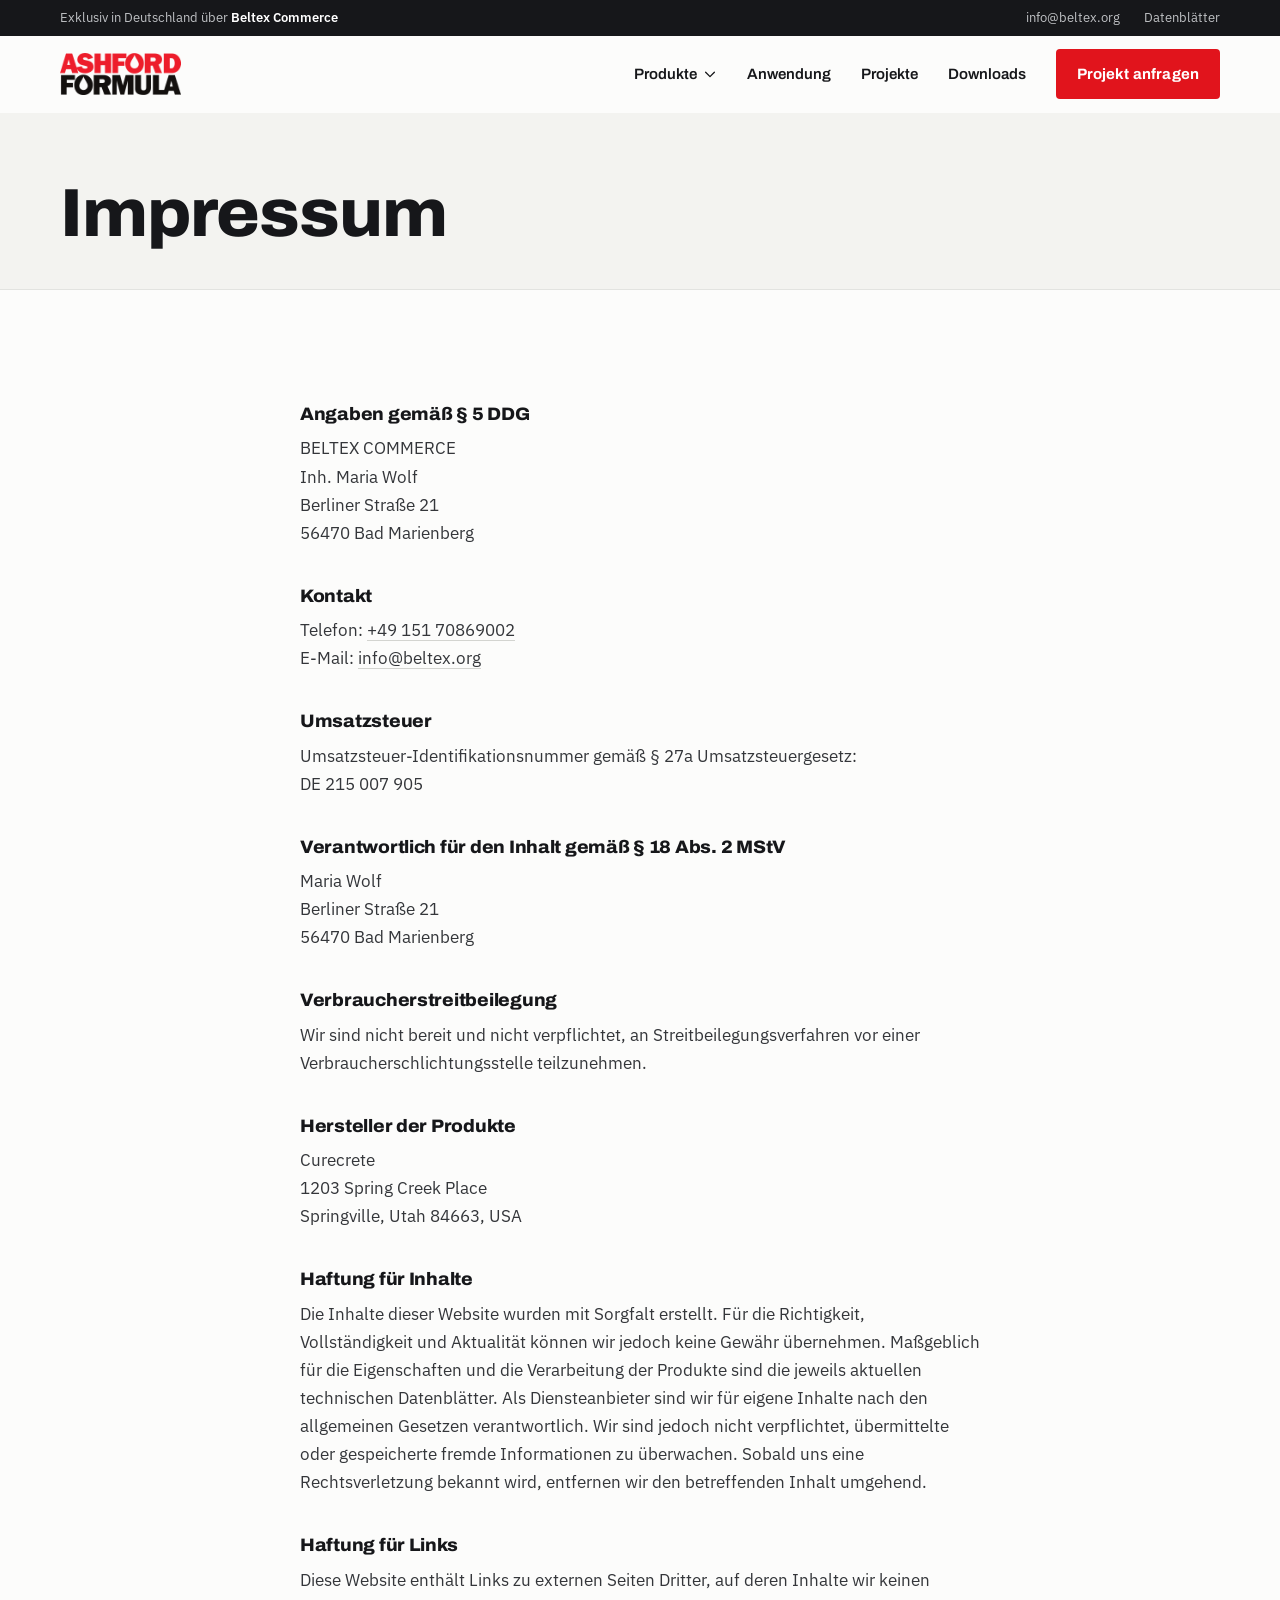
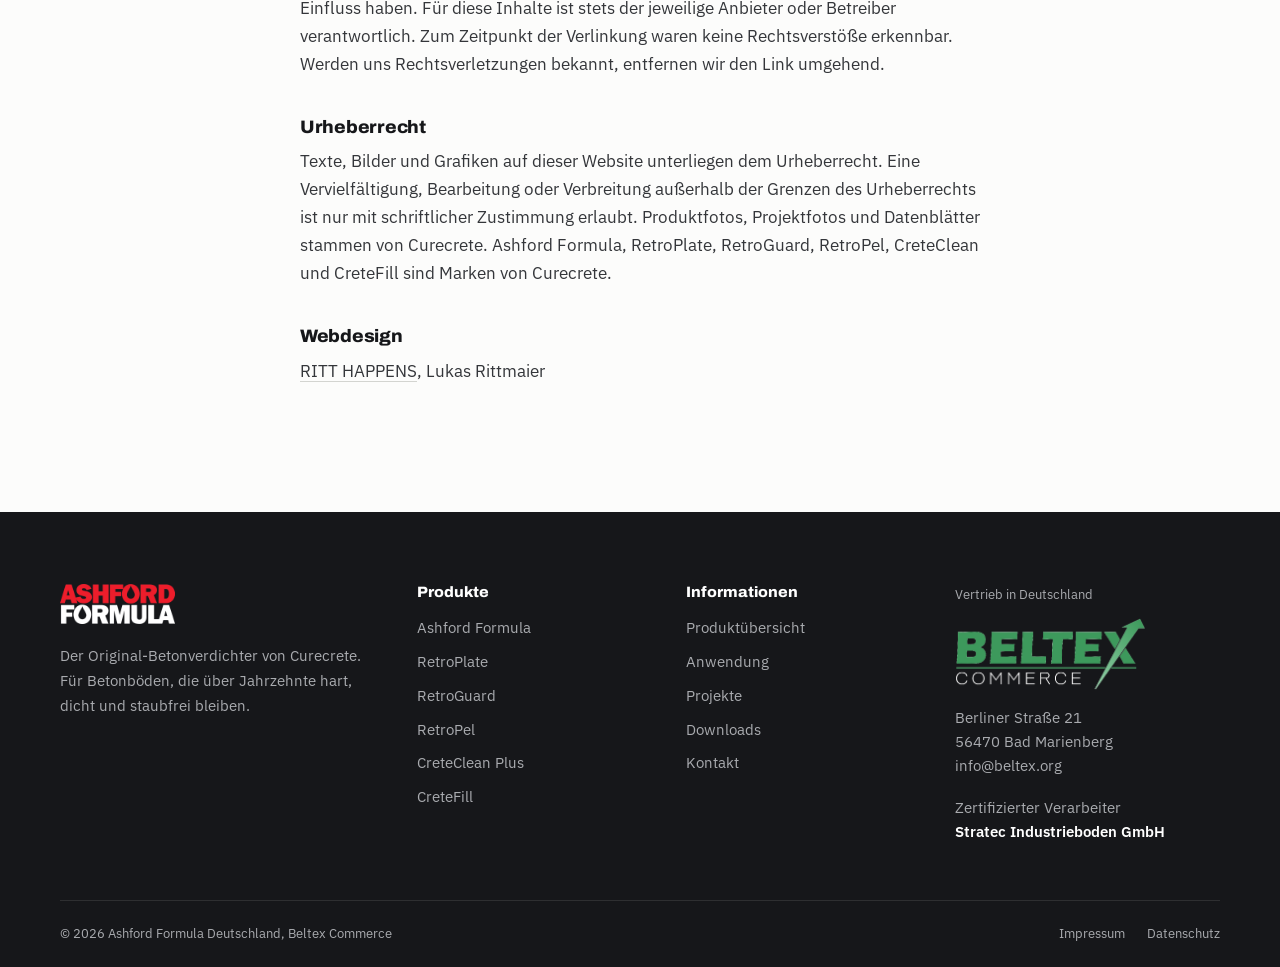
<file: impressum/index.html>
<!doctype html>
<html lang="de">
<head>
<meta charset="utf-8">
<meta name="viewport" content="width=device-width, initial-scale=1">
<title>Impressum | Ashford Formula Deutschland</title>
<meta name="description" content="Impressum von BELTEX COMMERCE, Inh. Maria Wolf, Bad Marienberg.">
<meta name="theme-color" content="#16171A">
<link rel="preload" href="../assets/fonts/archivo-latin.woff2" as="font" type="font/woff2" crossorigin>
<link rel="preload" href="../assets/fonts/plex-latin.woff2" as="font" type="font/woff2" crossorigin>
<link rel="stylesheet" href="../assets/css/style.css?v=455e66d8">
</head>
<body>
<div class="topbar">
  <div class="wrap">
    <span>Exklusiv in Deutschland über <strong>Beltex Commerce</strong></span>
    <nav aria-label="Service"><a href="mailto:info@beltex.org">info@beltex.org</a><a href="../downloads/">Datenblätter</a></nav>
  </div>
</div>
<header class="header" id="header">
  <div class="wrap">
    <a href=".././" class="logo" aria-label="Ashford Formula, zur Startseite"><img src="../assets/ashford-formula-logo.png" alt="Ashford Formula" width="1128" height="392"></a>
    <nav class="nav" id="nav" aria-label="Hauptmenü">
      <div class="dd">
        <a href="../produkte/" class="dd__toggle">Produkte <svg class="icon" viewBox="0 0 256 256" aria-hidden="true"><path d="M216.49,104.49l-80,80a12,12,0,0,1-17,0l-80-80a12,12,0,0,1,17-17L128,159l71.51-71.52a12,12,0,0,1,17,17Z"/></svg></a>
        <div class="dd__menu">
          <a href="../produkte/" class="dd__all">Alle Produkte im Überblick</a>
          <a href="../produkte/ashford-formula/"><b>Ashford Formula</b><small>Verdichten</small></a><a href="../produkte/retroplate/"><b>RetroPlate</b><small>Verdichten und Polieren</small></a><a href="../produkte/retroguard/"><b>RetroGuard</b><small>Schützen</small></a><a href="../produkte/retropel/"><b>RetroPel</b><small>Schützen</small></a><a href="../produkte/creteclean/"><b>CreteClean Plus</b><small>Pflegen</small></a><a href="../produkte/cretefill/"><b>CreteFill</b><small>Reparieren</small></a>
        </div>
      </div>
      <a href="../anwendung/">Anwendung</a>
      <a href="../projekte/">Projekte</a>
      <a href="../downloads/">Downloads</a>
      <a href="../kontakt/" class="btn btn--red">Projekt anfragen</a>
    </nav>
    <button class="burger" id="burger" aria-label="Menü öffnen" aria-expanded="false" aria-controls="nav"><span></span><span></span><span></span></button>
  </div>
</header>

<main>
<section class="page-head page-head--slim">
  <div class="wrap"><h1>Impressum</h1></div>
</section>
<section class="sec">
  <div class="wrap legal">

    <h2>Angaben gemäß § 5 DDG</h2>
    <p>BELTEX COMMERCE<br>Inh. Maria Wolf<br>Berliner Straße 21<br>56470 Bad Marienberg</p>

    <h2>Kontakt</h2>
    <p>Telefon: <a href="tel:+4915170869002">+49 151 70869002</a><br>E-Mail: <a href="mailto:info@beltex.org">info@beltex.org</a></p>

    <h2>Umsatzsteuer</h2>
    <p>Umsatzsteuer-Identifikationsnummer gemäß § 27a Umsatzsteuergesetz:<br>DE 215 007 905</p>

    <h2>Verantwortlich für den Inhalt gemäß § 18 Abs. 2 MStV</h2>
    <p>Maria Wolf<br>Berliner Straße 21<br>56470 Bad Marienberg</p>

    <h2>Verbraucherstreitbeilegung</h2>
    <p>Wir sind nicht bereit und nicht verpflichtet, an Streitbeilegungsverfahren vor einer Verbraucherschlichtungsstelle teilzunehmen.</p>

    <h2>Hersteller der Produkte</h2>
    <p>Curecrete<br>1203 Spring Creek Place<br>Springville, Utah 84663, USA</p>

    <h2>Haftung für Inhalte</h2>
    <p>Die Inhalte dieser Website wurden mit Sorgfalt erstellt. Für die Richtigkeit, Vollständigkeit und Aktualität können wir jedoch keine Gewähr übernehmen. Maßgeblich für die Eigenschaften und die Verarbeitung der Produkte sind die jeweils aktuellen technischen Datenblätter. Als Diensteanbieter sind wir für eigene Inhalte nach den allgemeinen Gesetzen verantwortlich. Wir sind jedoch nicht verpflichtet, übermittelte oder gespeicherte fremde Informationen zu überwachen. Sobald uns eine Rechtsverletzung bekannt wird, entfernen wir den betreffenden Inhalt umgehend.</p>

    <h2>Haftung für Links</h2>
    <p>Diese Website enthält Links zu externen Seiten Dritter, auf deren Inhalte wir keinen Einfluss haben. Für diese Inhalte ist stets der jeweilige Anbieter oder Betreiber verantwortlich. Zum Zeitpunkt der Verlinkung waren keine Rechtsverstöße erkennbar. Werden uns Rechtsverletzungen bekannt, entfernen wir den Link umgehend.</p>

    <h2>Urheberrecht</h2>
    <p>Texte, Bilder und Grafiken auf dieser Website unterliegen dem Urheberrecht. Eine Vervielfältigung, Bearbeitung oder Verbreitung außerhalb der Grenzen des Urheberrechts ist nur mit schriftlicher Zustimmung erlaubt. Produktfotos, Projektfotos und Datenblätter stammen von Curecrete. Ashford Formula, RetroPlate, RetroGuard, RetroPel, CreteClean und CreteFill sind Marken von Curecrete.</p>

    <h2>Webdesign</h2>
    <p><a href="https://ritt-happens.de" target="_blank" rel="noopener">RITT HAPPENS</a>, Lukas Rittmaier</p>

  </div>
</section>
</main>
<footer class="footer">
  <div class="wrap">
    <div class="footer__top">
      <div class="footer__brand">
        <img src="../assets/ashford-formula-logo-weiss.png" alt="Ashford Formula" width="1128" height="392">
        <p>Der Original-Betonverdichter von Curecrete. Für Betonböden, die über Jahrzehnte hart, dicht und staubfrei bleiben.</p>
      </div>
      <div>
        <h2 class="fh">Produkte</h2>
        <ul><li><a href="../produkte/ashford-formula/">Ashford Formula</a></li><li><a href="../produkte/retroplate/">RetroPlate</a></li><li><a href="../produkte/retroguard/">RetroGuard</a></li><li><a href="../produkte/retropel/">RetroPel</a></li><li><a href="../produkte/creteclean/">CreteClean Plus</a></li><li><a href="../produkte/cretefill/">CreteFill</a></li></ul>
      </div>
      <div>
        <h2 class="fh">Informationen</h2>
        <ul><li><a href="../produkte/">Produktübersicht</a></li><li><a href="../anwendung/">Anwendung</a></li><li><a href="../projekte/">Projekte</a></li><li><a href="../downloads/">Downloads</a></li><li><a href="../kontakt/">Kontakt</a></li></ul>
      </div>
      <div class="footer__partner">
        <small>Vertrieb in Deutschland</small>
        <img src="../assets/beltex-commerce-logo-weiss.png" alt="Beltex Commerce">
        <p>Berliner Straße 21<br>56470 Bad Marienberg<br><a href="mailto:info@beltex.org">info@beltex.org</a></p>
        <p class="sub">Zertifizierter Verarbeiter<br><a href="https://www.stratec-industrieboden.de/" target="_blank" rel="noopener">Stratec Industrieboden GmbH</a></p>
      </div>
    </div>
    <div class="footer__bottom">
      <span>© 2026 Ashford Formula Deutschland, Beltex Commerce</span>
      <nav aria-label="Rechtliches"><a href="../impressum/">Impressum</a><a href="../datenschutz/">Datenschutz</a></nav>
    </div>
  </div>
</footer>
<div class="lightbox" id="lightbox" role="dialog" aria-label="Bildansicht"><button aria-label="Schließen"><svg class="icon" viewBox="0 0 256 256" aria-hidden="true"><path d="M205.66,194.34a8,8,0,0,1-11.32,11.32L128,139.31,61.66,205.66a8,8,0,0,1-11.32-11.32L116.69,128,50.34,61.66A8,8,0,0,1,61.66,50.34L128,116.69l66.34-66.35a8,8,0,0,1,11.32,11.32L139.31,128Z"/></svg></button></div>
<div class="toast" id="toast" role="status"></div>
<script src="../assets/js/main.js?v=ea25cb96"></script>
</body>
</html>
</file>
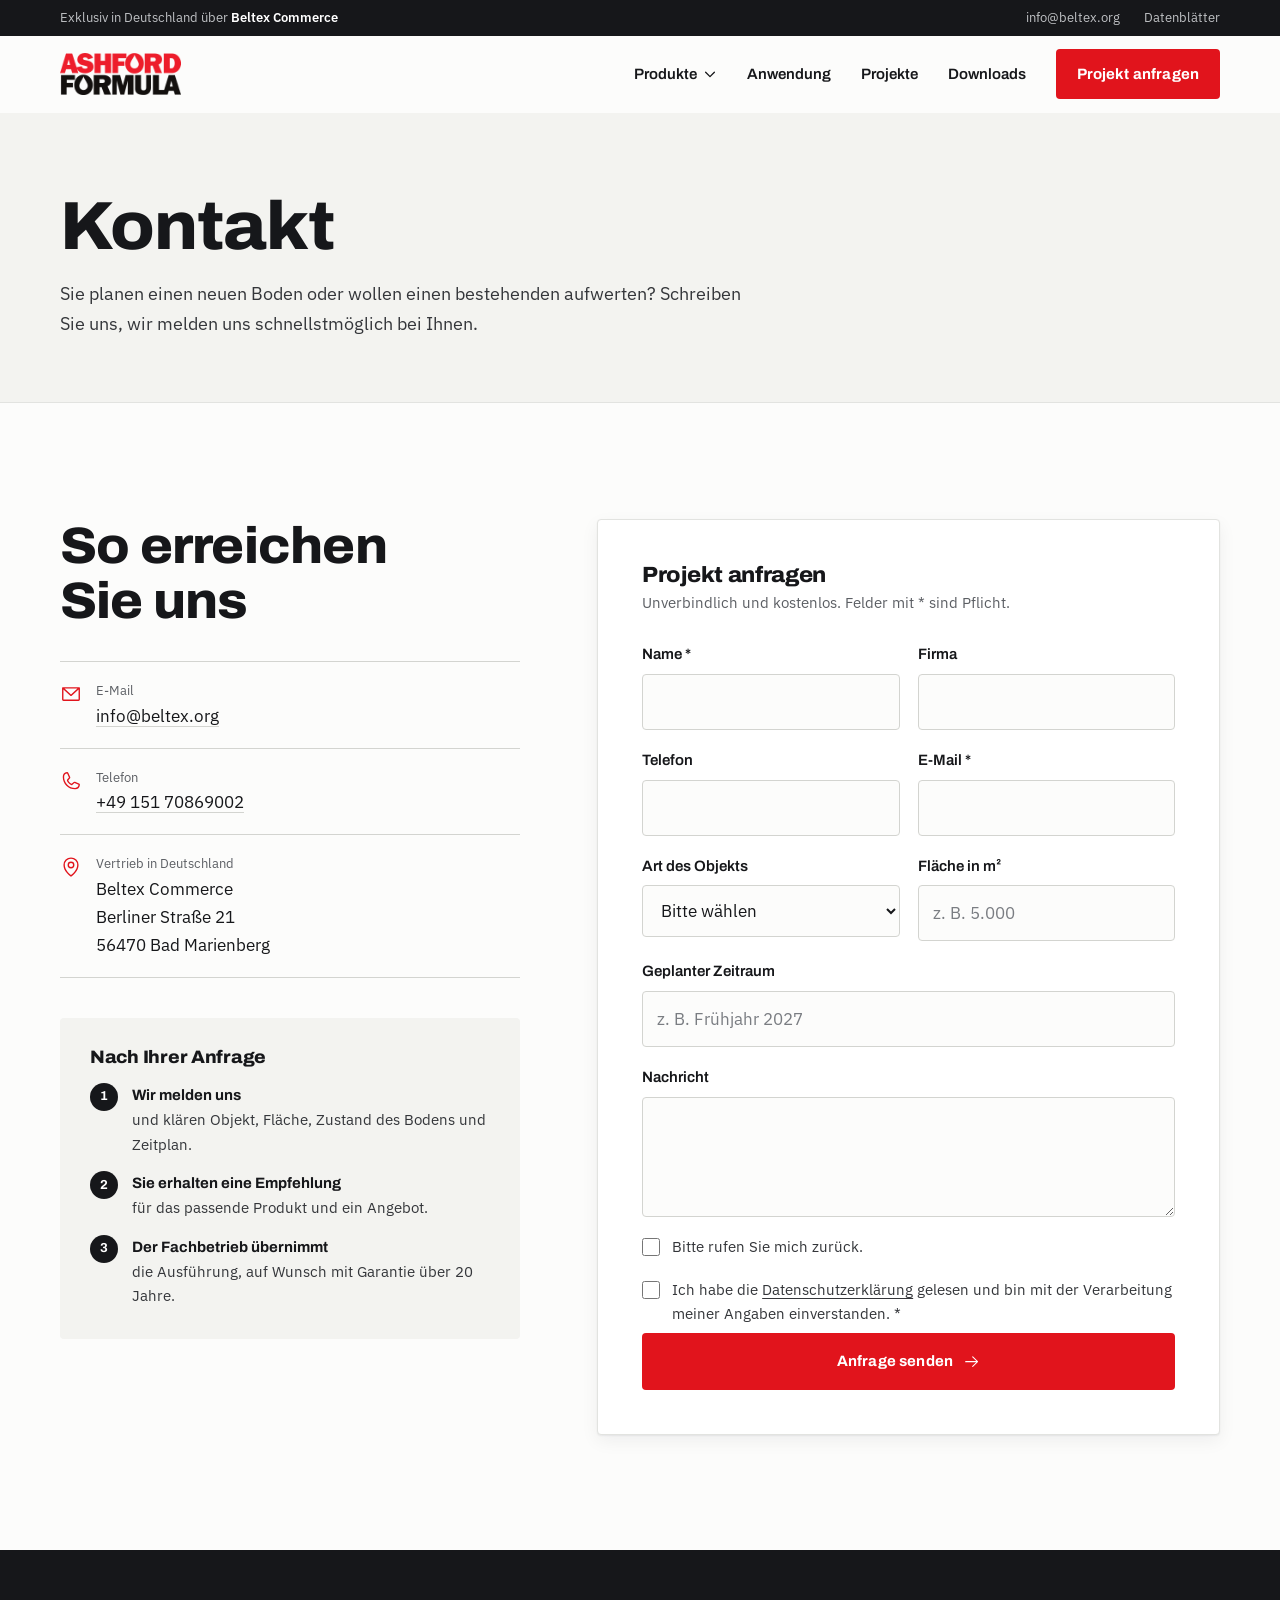
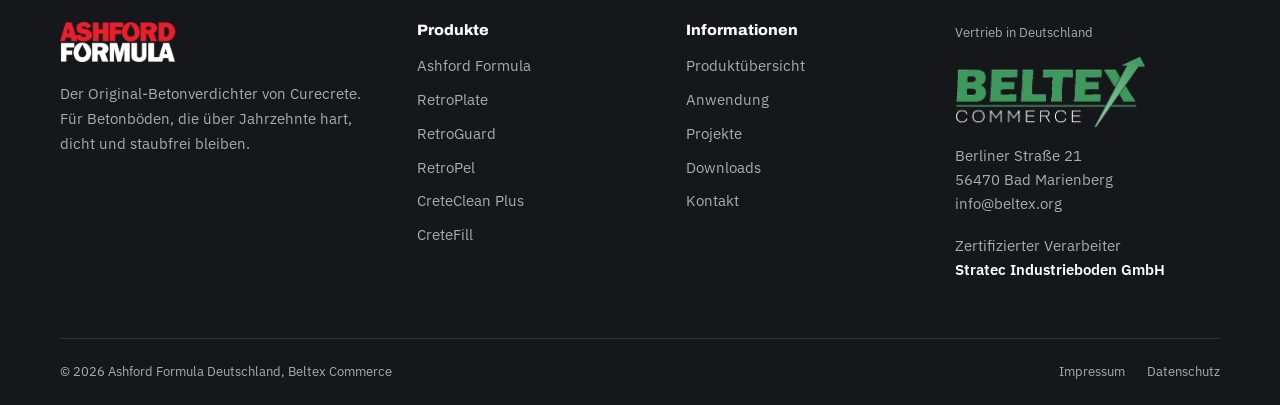
<file: kontakt/index.html>
<!doctype html>
<html lang="de">
<head>
<meta charset="utf-8">
<meta name="viewport" content="width=device-width, initial-scale=1">
<title>Kontakt | Ashford Formula Deutschland</title>
<meta name="description" content="Projekt anfragen bei Beltex Commerce, dem exklusiven Vertriebspartner von Ashford Formula in Deutschland. Per Formular, E-Mail oder Telefon.">
<meta name="theme-color" content="#16171A">
<link rel="preload" href="../assets/fonts/archivo-latin.woff2" as="font" type="font/woff2" crossorigin>
<link rel="preload" href="../assets/fonts/plex-latin.woff2" as="font" type="font/woff2" crossorigin>
<link rel="stylesheet" href="../assets/css/style.css?v=455e66d8">
</head>
<body>
<div class="topbar">
  <div class="wrap">
    <span>Exklusiv in Deutschland über <strong>Beltex Commerce</strong></span>
    <nav aria-label="Service"><a href="mailto:info@beltex.org">info@beltex.org</a><a href="../downloads/">Datenblätter</a></nav>
  </div>
</div>
<header class="header" id="header">
  <div class="wrap">
    <a href=".././" class="logo" aria-label="Ashford Formula, zur Startseite"><img src="../assets/ashford-formula-logo.png" alt="Ashford Formula" width="1128" height="392"></a>
    <nav class="nav" id="nav" aria-label="Hauptmenü">
      <div class="dd">
        <a href="../produkte/" class="dd__toggle">Produkte <svg class="icon" viewBox="0 0 256 256" aria-hidden="true"><path d="M216.49,104.49l-80,80a12,12,0,0,1-17,0l-80-80a12,12,0,0,1,17-17L128,159l71.51-71.52a12,12,0,0,1,17,17Z"/></svg></a>
        <div class="dd__menu">
          <a href="../produkte/" class="dd__all">Alle Produkte im Überblick</a>
          <a href="../produkte/ashford-formula/"><b>Ashford Formula</b><small>Verdichten</small></a><a href="../produkte/retroplate/"><b>RetroPlate</b><small>Verdichten und Polieren</small></a><a href="../produkte/retroguard/"><b>RetroGuard</b><small>Schützen</small></a><a href="../produkte/retropel/"><b>RetroPel</b><small>Schützen</small></a><a href="../produkte/creteclean/"><b>CreteClean Plus</b><small>Pflegen</small></a><a href="../produkte/cretefill/"><b>CreteFill</b><small>Reparieren</small></a>
        </div>
      </div>
      <a href="../anwendung/">Anwendung</a>
      <a href="../projekte/">Projekte</a>
      <a href="../downloads/">Downloads</a>
      <a href="../kontakt/" class="btn btn--red">Projekt anfragen</a>
    </nav>
    <button class="burger" id="burger" aria-label="Menü öffnen" aria-expanded="false" aria-controls="nav"><span></span><span></span><span></span></button>
  </div>
</header>

<main>
<section class="page-head">
  <div class="wrap">
    <h1>Kontakt</h1>
    <p class="lead">Sie planen einen neuen Boden oder wollen einen bestehenden aufwerten? Schreiben Sie uns, wir melden uns schnellstmöglich bei Ihnen.</p>
  </div>
</section>

<section class="sec">
  <div class="wrap contact">
    <div class="reveal">
      <h2 class="h2">So erreichen Sie uns</h2>
      <ul class="contact__info">
        <li><svg class="icon" viewBox="0 0 256 256" aria-hidden="true"><path d="M224,48H32a8,8,0,0,0-8,8V192a16,16,0,0,0,16,16H216a16,16,0,0,0,16-16V56A8,8,0,0,0,224,48ZM203.43,64,128,133.15,52.57,64ZM216,192H40V74.19l82.59,75.71a8,8,0,0,0,10.82,0L216,74.19V192Z"/></svg><div><small>E-Mail</small><a href="mailto:info@beltex.org">info@beltex.org</a></div></li>
        <li><svg class="icon" viewBox="0 0 256 256" aria-hidden="true"><path d="M222.37,158.46l-47.11-21.11-.13-.06a16,16,0,0,0-15.17,1.4,8.12,8.12,0,0,0-.75.56L134.87,160c-15.42-7.49-31.34-23.29-38.83-38.51l20.78-24.71c.2-.25.39-.5.57-.77a16,16,0,0,0,1.32-15.06l0-.12L97.54,33.64a16,16,0,0,0-16.62-9.52A56.26,56.26,0,0,0,32,80c0,79.4,64.6,144,144,144a56.26,56.26,0,0,0,55.88-48.92A16,16,0,0,0,222.37,158.46ZM176,208A128.14,128.14,0,0,1,48,80,40.2,40.2,0,0,1,82.87,40a.61.61,0,0,0,0,.12l21,47L83.2,111.86a6.13,6.13,0,0,0-.57.77,16,16,0,0,0-1,15.7c9.06,18.53,27.73,37.06,46.46,46.11a16,16,0,0,0,15.75-1.14,8.44,8.44,0,0,0,.74-.56L168.89,152l47,21.05h0s.08,0,.11,0A40.21,40.21,0,0,1,176,208Z"/></svg><div><small>Telefon</small><a href="tel:+4915170869002">+49 151 70869002</a></div></li>
        <li><svg class="icon" viewBox="0 0 256 256" aria-hidden="true"><path d="M128,64a40,40,0,1,0,40,40A40,40,0,0,0,128,64Zm0,64a24,24,0,1,1,24-24A24,24,0,0,1,128,128Zm0-112a88.1,88.1,0,0,0-88,88c0,31.4,14.51,64.68,42,96.25a254.19,254.19,0,0,0,41.45,38.3,8,8,0,0,0,9.18,0A254.19,254.19,0,0,0,174,200.25c27.45-31.57,42-64.85,42-96.25A88.1,88.1,0,0,0,128,16Zm0,206c-16.53-13-72-60.75-72-118a72,72,0,0,1,144,0C200,161.23,144.53,209,128,222Z"/></svg><div><small>Vertrieb in Deutschland</small>Beltex Commerce<br>Berliner Straße 21<br>56470 Bad Marienberg</div></li>
      </ul>
      <div class="next">
        <h3>Nach Ihrer Anfrage</h3>
        <ol>
          <li><b>Wir melden uns</b><span>und klären Objekt, Fläche, Zustand des Bodens und Zeitplan.</span></li>
          <li><b>Sie erhalten eine Empfehlung</b><span>für das passende Produkt und ein Angebot.</span></li>
          <li><b>Der Fachbetrieb übernimmt</b><span>die Ausführung, auf Wunsch mit Garantie über 20 Jahre.</span></li>
        </ol>
      </div>
    </div>
    <form class="form reveal reveal-d1" id="form" novalidate>
      <h3>Projekt anfragen</h3>
      <p>Unverbindlich und kostenlos. Felder mit * sind Pflicht.</p>
      <div class="form__grid">
        <div class="field"><label for="f-name">Name *</label><input id="f-name" name="name" type="text" autocomplete="name" required></div>
        <div class="field"><label for="f-firma">Firma</label><input id="f-firma" name="firma" type="text" autocomplete="organization"></div>
        <div class="field"><label for="f-tel">Telefon</label><input id="f-tel" name="telefon" type="tel" autocomplete="tel"></div>
        <div class="field"><label for="f-mail">E-Mail *</label><input id="f-mail" name="email" type="email" autocomplete="email" required></div>
        <div class="field"><label for="f-objekt">Art des Objekts</label>
          <select id="f-objekt" name="objekt"><option value="">Bitte wählen</option><option>Industrie, Produktion oder Werkstatt</option><option>Logistik oder Lager</option><option>Tiefgarage oder Parkdeck</option><option>Lebensmittel oder Pharma</option><option>Handel oder öffentliches Gebäude</option><option>Sonstiges</option></select></div>
        <div class="field"><label for="f-flaeche">Fläche in m²</label><input id="f-flaeche" name="flaeche" type="text" inputmode="numeric" placeholder="z. B. 5.000"></div>
        <div class="field field--full"><label for="f-zeit">Geplanter Zeitraum</label><input id="f-zeit" name="zeitraum" type="text" placeholder="z. B. Frühjahr 2027"></div>
        <div class="field field--full"><label for="f-msg">Nachricht</label><textarea id="f-msg" name="nachricht"></textarea></div>
        <label class="check"><input type="checkbox" name="rueckruf"><span>Bitte rufen Sie mich zurück.</span></label>
        <label class="check"><input type="checkbox" name="datenschutz" required><span>Ich habe die <a href="../datenschutz/">Datenschutzerklärung</a> gelesen und bin mit der Verarbeitung meiner Angaben einverstanden. *</span></label>
      </div>
      <button type="submit" class="btn btn--red">Anfrage senden <svg class="icon" viewBox="0 0 256 256" aria-hidden="true"><path d="M221.66,133.66l-72,72a8,8,0,0,1-11.32-11.32L196.69,136H40a8,8,0,0,1,0-16H196.69L138.34,61.66a8,8,0,0,1,11.32-11.32l72,72A8,8,0,0,1,221.66,133.66Z"/></svg></button>
    </form>
  </div>
</section>
</main>
<footer class="footer">
  <div class="wrap">
    <div class="footer__top">
      <div class="footer__brand">
        <img src="../assets/ashford-formula-logo-weiss.png" alt="Ashford Formula" width="1128" height="392">
        <p>Der Original-Betonverdichter von Curecrete. Für Betonböden, die über Jahrzehnte hart, dicht und staubfrei bleiben.</p>
      </div>
      <div>
        <h2 class="fh">Produkte</h2>
        <ul><li><a href="../produkte/ashford-formula/">Ashford Formula</a></li><li><a href="../produkte/retroplate/">RetroPlate</a></li><li><a href="../produkte/retroguard/">RetroGuard</a></li><li><a href="../produkte/retropel/">RetroPel</a></li><li><a href="../produkte/creteclean/">CreteClean Plus</a></li><li><a href="../produkte/cretefill/">CreteFill</a></li></ul>
      </div>
      <div>
        <h2 class="fh">Informationen</h2>
        <ul><li><a href="../produkte/">Produktübersicht</a></li><li><a href="../anwendung/">Anwendung</a></li><li><a href="../projekte/">Projekte</a></li><li><a href="../downloads/">Downloads</a></li><li><a href="../kontakt/">Kontakt</a></li></ul>
      </div>
      <div class="footer__partner">
        <small>Vertrieb in Deutschland</small>
        <img src="../assets/beltex-commerce-logo-weiss.png" alt="Beltex Commerce">
        <p>Berliner Straße 21<br>56470 Bad Marienberg<br><a href="mailto:info@beltex.org">info@beltex.org</a></p>
        <p class="sub">Zertifizierter Verarbeiter<br><a href="https://www.stratec-industrieboden.de/" target="_blank" rel="noopener">Stratec Industrieboden GmbH</a></p>
      </div>
    </div>
    <div class="footer__bottom">
      <span>© 2026 Ashford Formula Deutschland, Beltex Commerce</span>
      <nav aria-label="Rechtliches"><a href="../impressum/">Impressum</a><a href="../datenschutz/">Datenschutz</a></nav>
    </div>
  </div>
</footer>
<div class="lightbox" id="lightbox" role="dialog" aria-label="Bildansicht"><button aria-label="Schließen"><svg class="icon" viewBox="0 0 256 256" aria-hidden="true"><path d="M205.66,194.34a8,8,0,0,1-11.32,11.32L128,139.31,61.66,205.66a8,8,0,0,1-11.32-11.32L116.69,128,50.34,61.66A8,8,0,0,1,61.66,50.34L128,116.69l66.34-66.35a8,8,0,0,1,11.32,11.32L139.31,128Z"/></svg></button></div>
<div class="toast" id="toast" role="status"></div>
<script src="../assets/js/main.js?v=ea25cb96"></script>
</body>
</html>
</file>
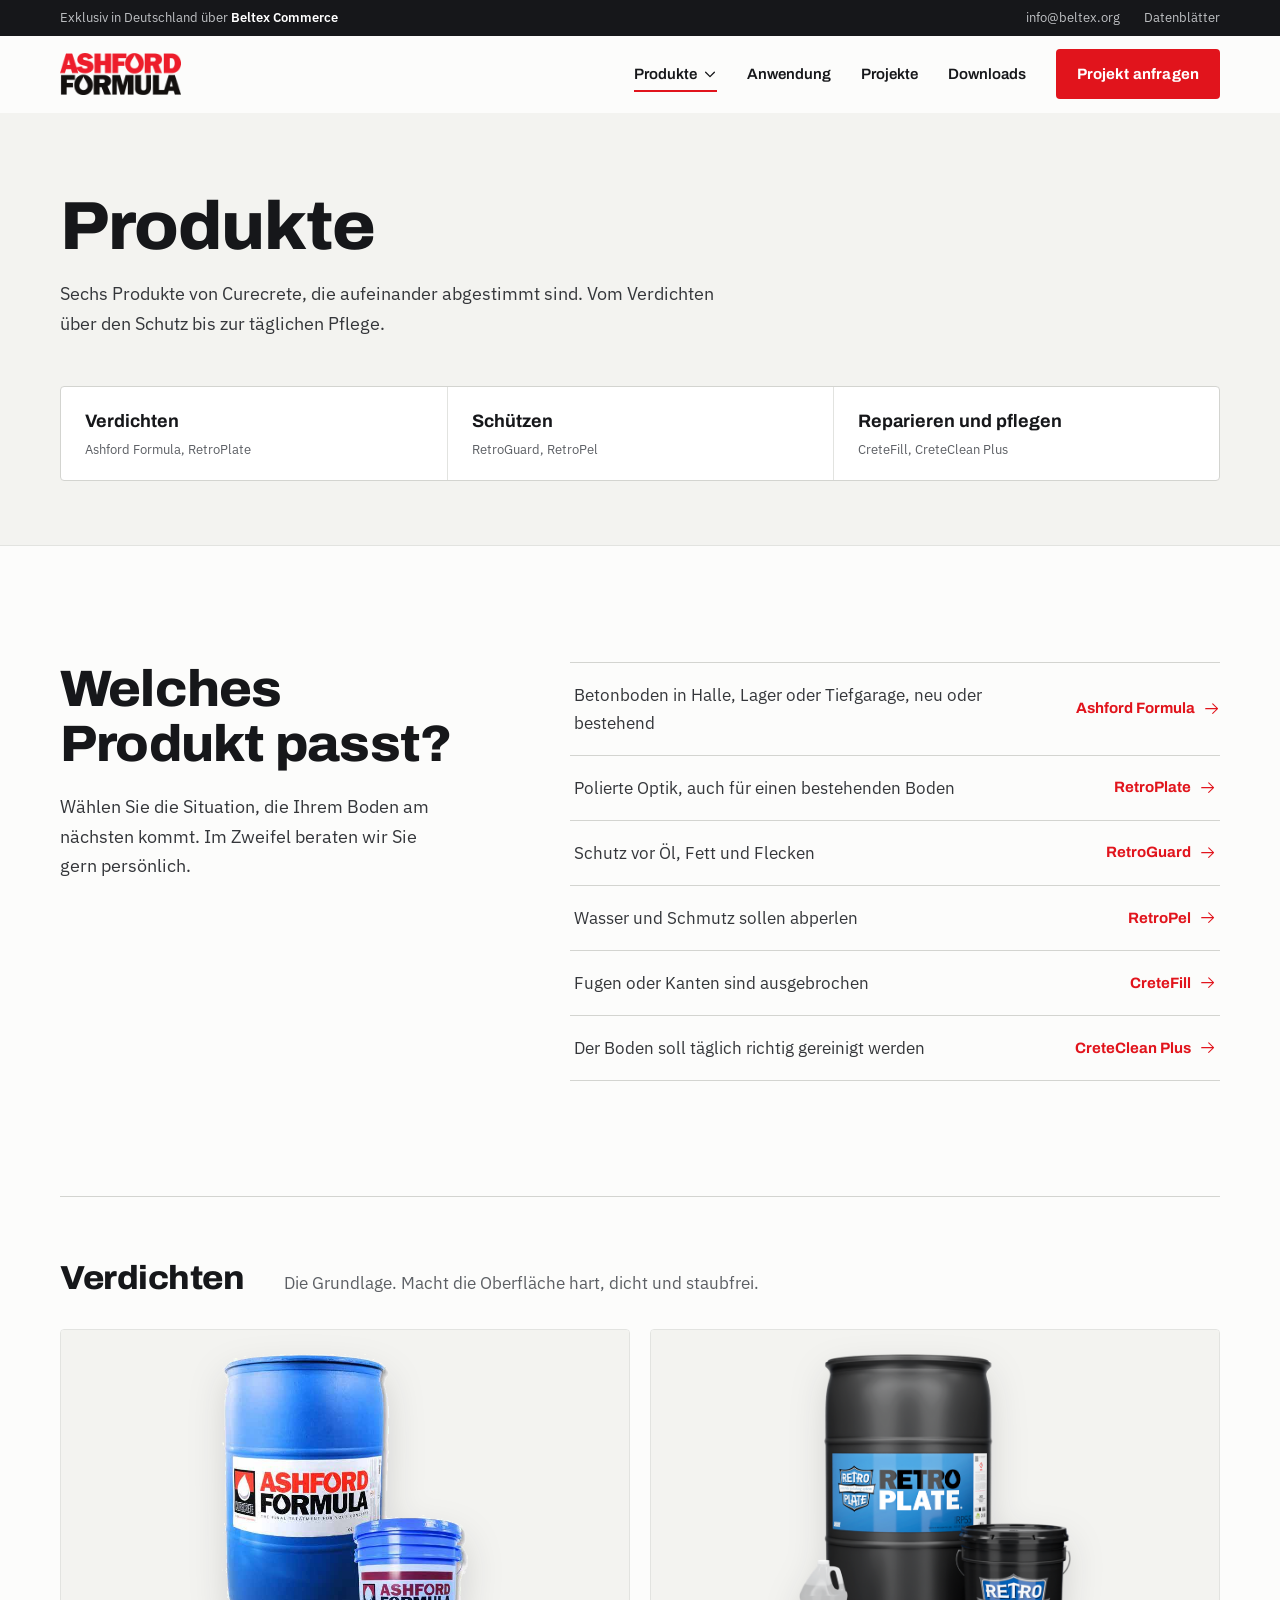
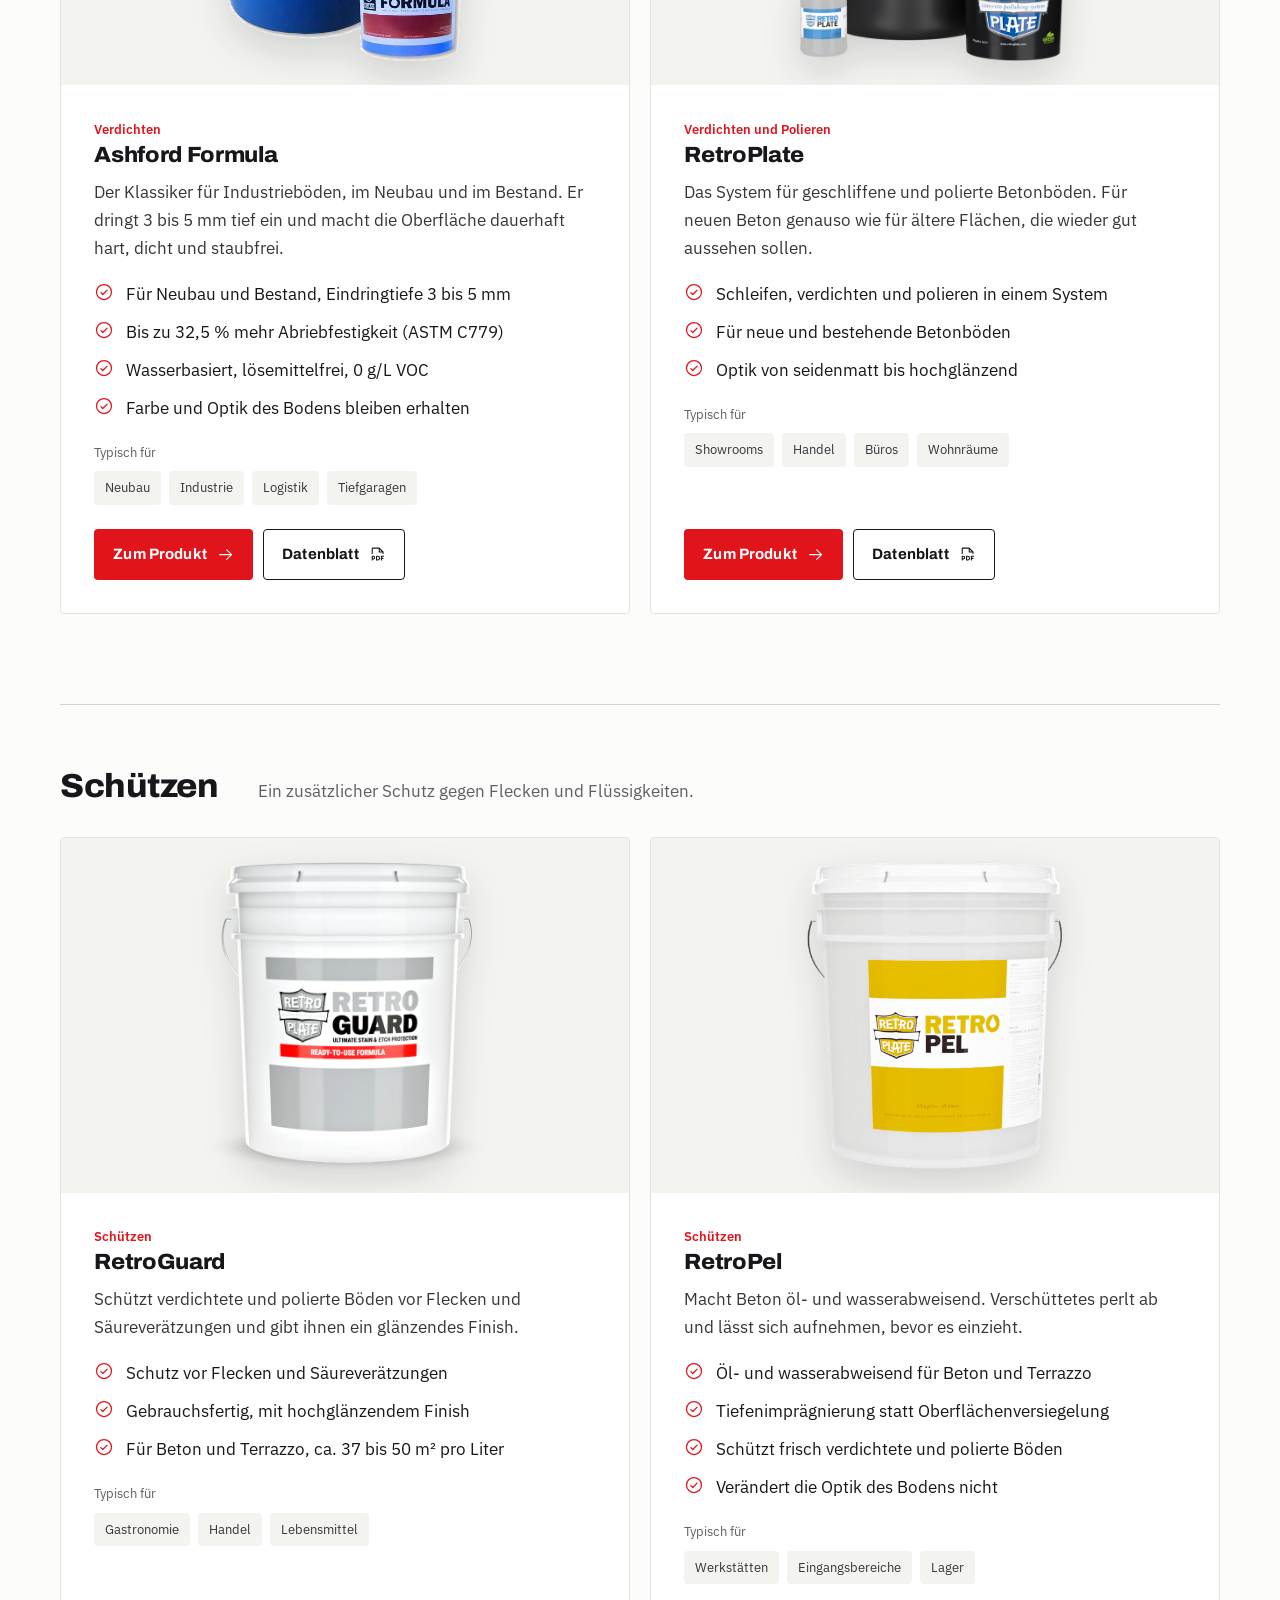
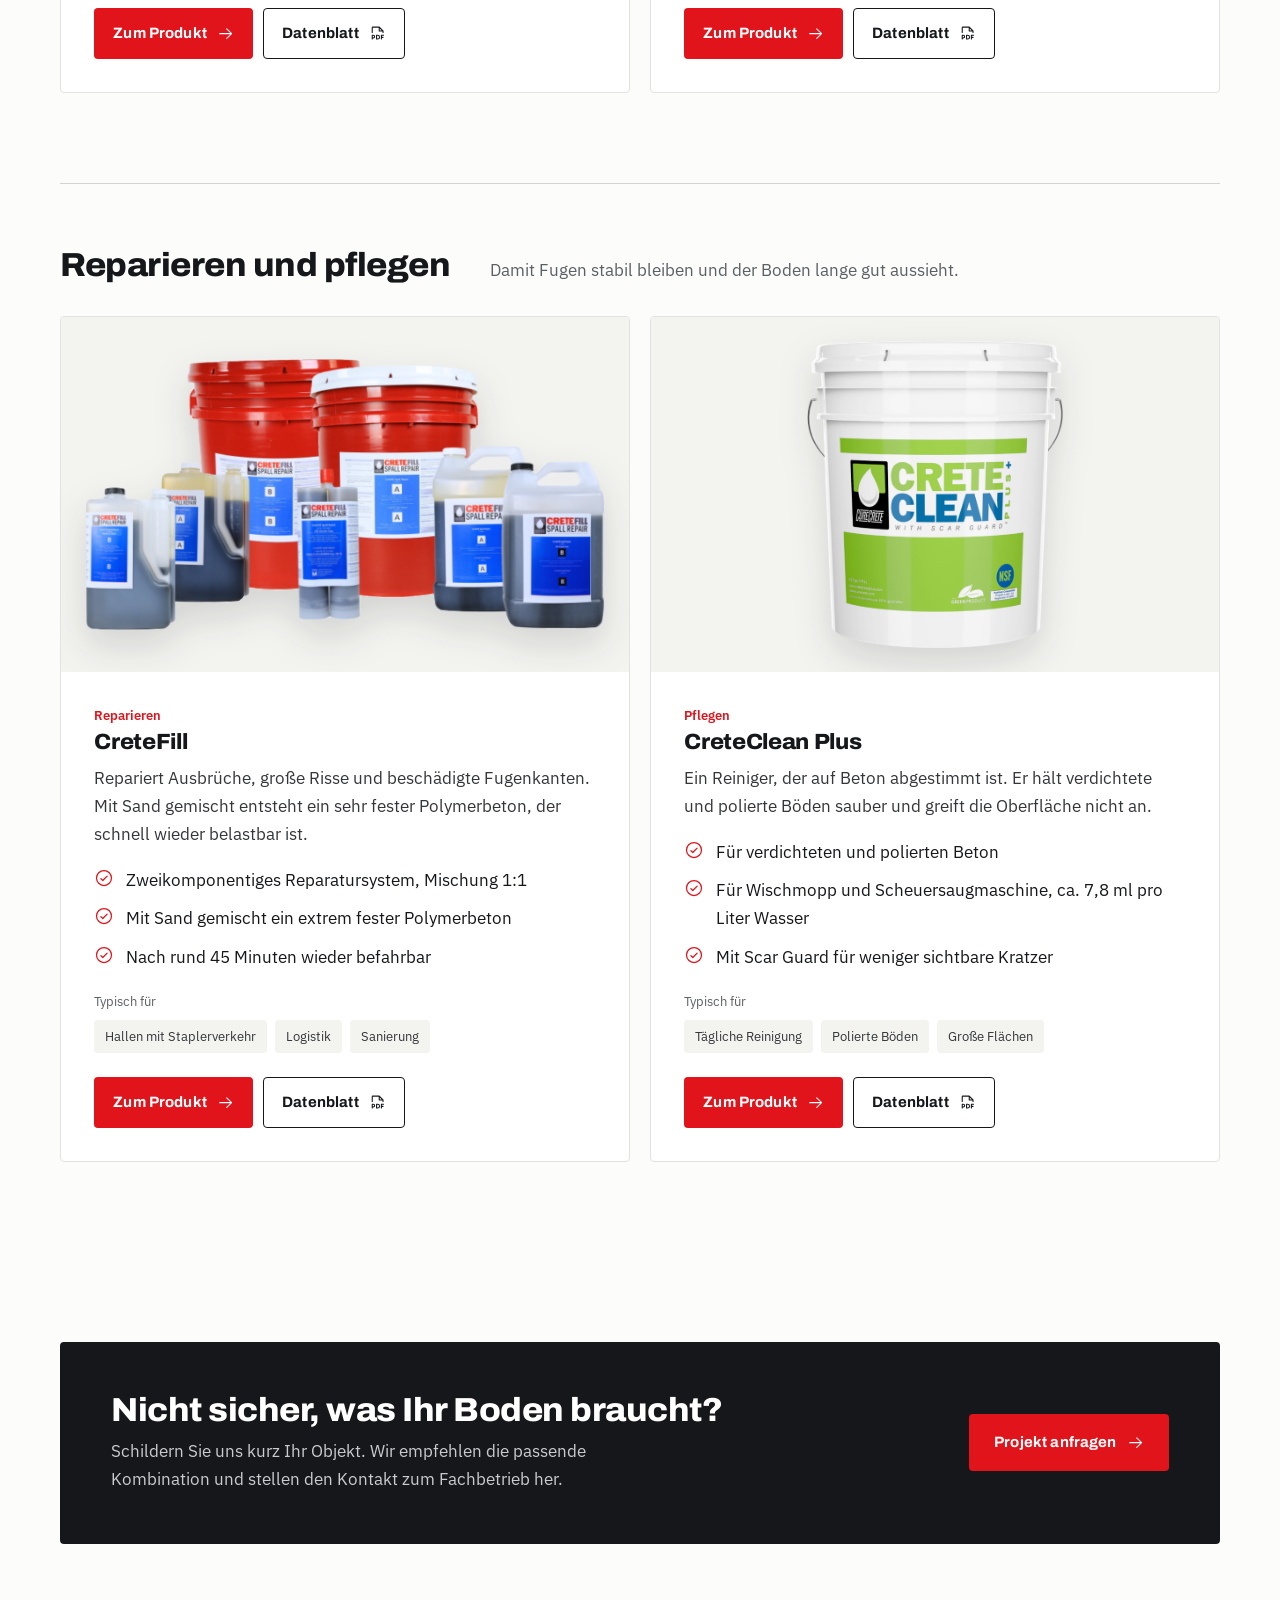
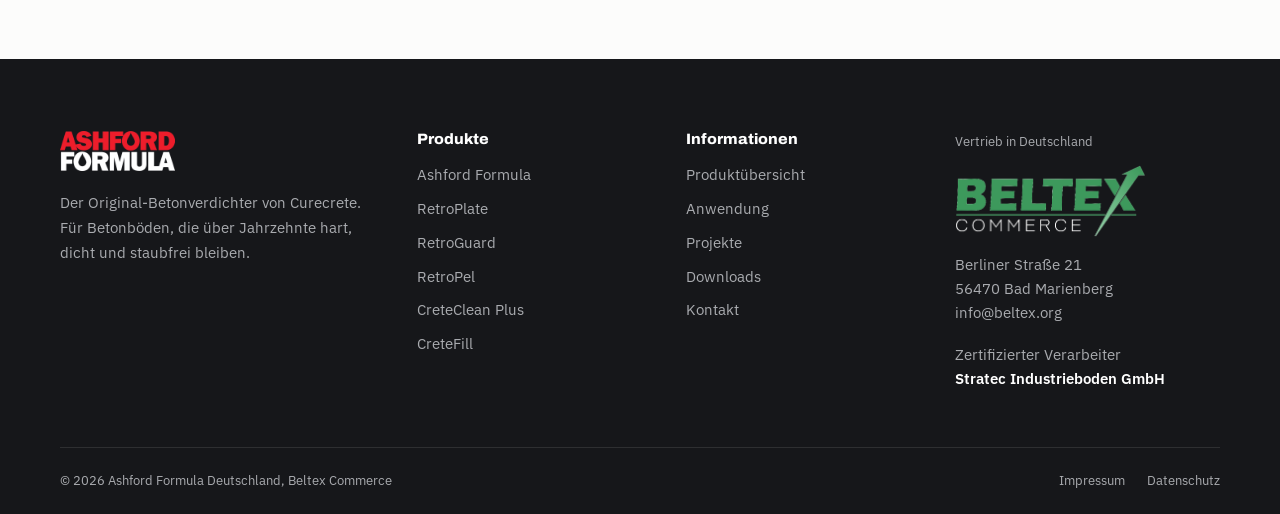
<file: produkte/index.html>
<!doctype html>
<html lang="de">
<head>
<meta charset="utf-8">
<meta name="viewport" content="width=device-width, initial-scale=1">
<title>Produkte | Ashford Formula Deutschland</title>
<meta name="description" content="Ashford Formula, RetroPlate, RetroGuard, RetroPel, CreteClean Plus und CreteFill: das abgestimmte System von Curecrete für Betonböden im Überblick.">
<meta name="theme-color" content="#16171A">
<link rel="preload" href="../assets/fonts/archivo-latin.woff2" as="font" type="font/woff2" crossorigin>
<link rel="preload" href="../assets/fonts/plex-latin.woff2" as="font" type="font/woff2" crossorigin>
<link rel="stylesheet" href="../assets/css/style.css?v=455e66d8">
</head>
<body>
<div class="topbar">
  <div class="wrap">
    <span>Exklusiv in Deutschland über <strong>Beltex Commerce</strong></span>
    <nav aria-label="Service"><a href="mailto:info@beltex.org">info@beltex.org</a><a href="../downloads/">Datenblätter</a></nav>
  </div>
</div>
<header class="header" id="header">
  <div class="wrap">
    <a href=".././" class="logo" aria-label="Ashford Formula, zur Startseite"><img src="../assets/ashford-formula-logo.png" alt="Ashford Formula" width="1128" height="392"></a>
    <nav class="nav" id="nav" aria-label="Hauptmenü">
      <div class="dd">
        <a href="../produkte/" class="dd__toggle" aria-current="page">Produkte <svg class="icon" viewBox="0 0 256 256" aria-hidden="true"><path d="M216.49,104.49l-80,80a12,12,0,0,1-17,0l-80-80a12,12,0,0,1,17-17L128,159l71.51-71.52a12,12,0,0,1,17,17Z"/></svg></a>
        <div class="dd__menu">
          <a href="../produkte/" class="dd__all">Alle Produkte im Überblick</a>
          <a href="../produkte/ashford-formula/"><b>Ashford Formula</b><small>Verdichten</small></a><a href="../produkte/retroplate/"><b>RetroPlate</b><small>Verdichten und Polieren</small></a><a href="../produkte/retroguard/"><b>RetroGuard</b><small>Schützen</small></a><a href="../produkte/retropel/"><b>RetroPel</b><small>Schützen</small></a><a href="../produkte/creteclean/"><b>CreteClean Plus</b><small>Pflegen</small></a><a href="../produkte/cretefill/"><b>CreteFill</b><small>Reparieren</small></a>
        </div>
      </div>
      <a href="../anwendung/">Anwendung</a>
      <a href="../projekte/">Projekte</a>
      <a href="../downloads/">Downloads</a>
      <a href="../kontakt/" class="btn btn--red">Projekt anfragen</a>
    </nav>
    <button class="burger" id="burger" aria-label="Menü öffnen" aria-expanded="false" aria-controls="nav"><span></span><span></span><span></span></button>
  </div>
</header>

<main>
<section class="page-head">
  <div class="wrap">
    <h1>Produkte</h1>
    <p class="lead">Sechs Produkte von Curecrete, die aufeinander abgestimmt sind. Vom Verdichten über den Schutz bis zur täglichen Pflege.</p>
    <ol class="system" aria-label="Das System">
      <li><a href="#verdichten"><b>Verdichten</b><span>Ashford Formula, RetroPlate</span></a></li>
      <li><a href="#schuetzen"><b>Schützen</b><span>RetroGuard, RetroPel</span></a></li>
      <li><a href="#pflegen"><b>Reparieren und pflegen</b><span>CreteFill, CreteClean Plus</span></a></li>
    </ol>
  </div>
</section>

<section class="sec finder-sec">
  <div class="wrap finder">
    <div class="reveal">
      <h2 class="h2">Welches Produkt passt?</h2>
      <p class="lead">Wählen Sie die Situation, die Ihrem Boden am nächsten kommt. Im Zweifel beraten wir Sie gern persönlich.</p>
    </div>
    <ul class="finder__list reveal reveal-d1"><li><a href="#ashford-formula"><span>Betonboden in Halle, Lager oder Tiefgarage, neu oder bestehend</span><b>Ashford Formula <svg class="icon" viewBox="0 0 256 256" aria-hidden="true"><path d="M221.66,133.66l-72,72a8,8,0,0,1-11.32-11.32L196.69,136H40a8,8,0,0,1,0-16H196.69L138.34,61.66a8,8,0,0,1,11.32-11.32l72,72A8,8,0,0,1,221.66,133.66Z"/></svg></b></a></li><li><a href="#retroplate"><span>Polierte Optik, auch für einen bestehenden Boden</span><b>RetroPlate <svg class="icon" viewBox="0 0 256 256" aria-hidden="true"><path d="M221.66,133.66l-72,72a8,8,0,0,1-11.32-11.32L196.69,136H40a8,8,0,0,1,0-16H196.69L138.34,61.66a8,8,0,0,1,11.32-11.32l72,72A8,8,0,0,1,221.66,133.66Z"/></svg></b></a></li><li><a href="#retroguard"><span>Schutz vor Öl, Fett und Flecken</span><b>RetroGuard <svg class="icon" viewBox="0 0 256 256" aria-hidden="true"><path d="M221.66,133.66l-72,72a8,8,0,0,1-11.32-11.32L196.69,136H40a8,8,0,0,1,0-16H196.69L138.34,61.66a8,8,0,0,1,11.32-11.32l72,72A8,8,0,0,1,221.66,133.66Z"/></svg></b></a></li><li><a href="#retropel"><span>Wasser und Schmutz sollen abperlen</span><b>RetroPel <svg class="icon" viewBox="0 0 256 256" aria-hidden="true"><path d="M221.66,133.66l-72,72a8,8,0,0,1-11.32-11.32L196.69,136H40a8,8,0,0,1,0-16H196.69L138.34,61.66a8,8,0,0,1,11.32-11.32l72,72A8,8,0,0,1,221.66,133.66Z"/></svg></b></a></li><li><a href="#cretefill"><span>Fugen oder Kanten sind ausgebrochen</span><b>CreteFill <svg class="icon" viewBox="0 0 256 256" aria-hidden="true"><path d="M221.66,133.66l-72,72a8,8,0,0,1-11.32-11.32L196.69,136H40a8,8,0,0,1,0-16H196.69L138.34,61.66a8,8,0,0,1,11.32-11.32l72,72A8,8,0,0,1,221.66,133.66Z"/></svg></b></a></li><li><a href="#creteclean"><span>Der Boden soll täglich richtig gereinigt werden</span><b>CreteClean Plus <svg class="icon" viewBox="0 0 256 256" aria-hidden="true"><path d="M221.66,133.66l-72,72a8,8,0,0,1-11.32-11.32L196.69,136H40a8,8,0,0,1,0-16H196.69L138.34,61.66a8,8,0,0,1,11.32-11.32l72,72A8,8,0,0,1,221.66,133.66Z"/></svg></b></a></li></ul>
  </div>
</section>

<div class="wrap pgroups">
    <section class="pgroup" id="verdichten" aria-labelledby="verdichten-h">
      <header class="pgroup__head reveal">
        <h2 id="verdichten-h">Verdichten</h2>
        <p>Die Grundlage. Macht die Oberfläche hart, dicht und staubfrei.</p>
      </header>
      <div class="pgroup__grid">
        <article class="pd reveal" id="ashford-formula">
          <div class="pd__img"><img src="../assets/packshot-ashford.png" alt="Ashford Formula" loading="lazy"></div>
          <div class="pd__body">
            <span class="product__cat">Verdichten</span>
            <h3>Ashford Formula</h3>
            <p>Der Klassiker für Industrieböden, im Neubau und im Bestand. Er dringt 3 bis 5 mm tief ein und macht die Oberfläche dauerhaft hart, dicht und staubfrei.</p>
            <ul class="ticks"><li><svg class="icon" viewBox="0 0 256 256" aria-hidden="true"><path d="M173.66,98.34a8,8,0,0,1,0,11.32l-56,56a8,8,0,0,1-11.32,0l-24-24a8,8,0,0,1,11.32-11.32L112,148.69l50.34-50.35A8,8,0,0,1,173.66,98.34ZM232,128A104,104,0,1,1,128,24,104.11,104.11,0,0,1,232,128Zm-16,0a88,88,0,1,0-88,88A88.1,88.1,0,0,0,216,128Z"/></svg>Für Neubau und Bestand, Eindringtiefe 3 bis 5 mm</li><li><svg class="icon" viewBox="0 0 256 256" aria-hidden="true"><path d="M173.66,98.34a8,8,0,0,1,0,11.32l-56,56a8,8,0,0,1-11.32,0l-24-24a8,8,0,0,1,11.32-11.32L112,148.69l50.34-50.35A8,8,0,0,1,173.66,98.34ZM232,128A104,104,0,1,1,128,24,104.11,104.11,0,0,1,232,128Zm-16,0a88,88,0,1,0-88,88A88.1,88.1,0,0,0,216,128Z"/></svg>Bis zu 32,5 % mehr Abriebfestigkeit (ASTM C779)</li><li><svg class="icon" viewBox="0 0 256 256" aria-hidden="true"><path d="M173.66,98.34a8,8,0,0,1,0,11.32l-56,56a8,8,0,0,1-11.32,0l-24-24a8,8,0,0,1,11.32-11.32L112,148.69l50.34-50.35A8,8,0,0,1,173.66,98.34ZM232,128A104,104,0,1,1,128,24,104.11,104.11,0,0,1,232,128Zm-16,0a88,88,0,1,0-88,88A88.1,88.1,0,0,0,216,128Z"/></svg>Wasserbasiert, lösemittelfrei, 0 g/L VOC</li><li><svg class="icon" viewBox="0 0 256 256" aria-hidden="true"><path d="M173.66,98.34a8,8,0,0,1,0,11.32l-56,56a8,8,0,0,1-11.32,0l-24-24a8,8,0,0,1,11.32-11.32L112,148.69l50.34-50.35A8,8,0,0,1,173.66,98.34ZM232,128A104,104,0,1,1,128,24,104.11,104.11,0,0,1,232,128Zm-16,0a88,88,0,1,0-88,88A88.1,88.1,0,0,0,216,128Z"/></svg>Farbe und Optik des Bodens bleiben erhalten</li></ul>
            <div class="pd__tags"><span>Typisch für</span><ul class="chips"><li>Neubau</li><li>Industrie</li><li>Logistik</li><li>Tiefgaragen</li></ul></div>
            <div class="pd__cta"><a href="../produkte/ashford-formula/" class="btn btn--red">Zum Produkt <svg class="icon" viewBox="0 0 256 256" aria-hidden="true"><path d="M221.66,133.66l-72,72a8,8,0,0,1-11.32-11.32L196.69,136H40a8,8,0,0,1,0-16H196.69L138.34,61.66a8,8,0,0,1,11.32-11.32l72,72A8,8,0,0,1,221.66,133.66Z"/></svg></a><a href="../downloads/datenblatt-ashford-formula.pdf" target="_blank" rel="noopener" class="btn btn--line">Datenblatt <svg class="icon" viewBox="0 0 256 256" aria-hidden="true"><path d="M224,152a8,8,0,0,1-8,8H192v16h16a8,8,0,0,1,0,16H192v16a8,8,0,0,1-16,0V152a8,8,0,0,1,8-8h32A8,8,0,0,1,224,152ZM92,172a28,28,0,0,1-28,28H56v8a8,8,0,0,1-16,0V152a8,8,0,0,1,8-8H64A28,28,0,0,1,92,172Zm-16,0a12,12,0,0,0-12-12H56v24h8A12,12,0,0,0,76,172Zm88,8a36,36,0,0,1-36,36H112a8,8,0,0,1-8-8V152a8,8,0,0,1,8-8h16A36,36,0,0,1,164,180Zm-16,0a20,20,0,0,0-20-20h-8v40h8A20,20,0,0,0,148,180ZM40,112V40A16,16,0,0,1,56,24h96a8,8,0,0,1,5.66,2.34l56,56A8,8,0,0,1,216,88v24a8,8,0,0,1-16,0V96H152a8,8,0,0,1-8-8V40H56v72a8,8,0,0,1-16,0ZM160,80h28.69L160,51.31Z"/></svg></a></div>
          </div>
        </article>
        <article class="pd reveal reveal-d1" id="retroplate">
          <div class="pd__img"><img src="../assets/packshot-retroplate.png" alt="RetroPlate" loading="lazy"></div>
          <div class="pd__body">
            <span class="product__cat">Verdichten und Polieren</span>
            <h3>RetroPlate</h3>
            <p>Das System für geschliffene und polierte Betonböden. Für neuen Beton genauso wie für ältere Flächen, die wieder gut aussehen sollen.</p>
            <ul class="ticks"><li><svg class="icon" viewBox="0 0 256 256" aria-hidden="true"><path d="M173.66,98.34a8,8,0,0,1,0,11.32l-56,56a8,8,0,0,1-11.32,0l-24-24a8,8,0,0,1,11.32-11.32L112,148.69l50.34-50.35A8,8,0,0,1,173.66,98.34ZM232,128A104,104,0,1,1,128,24,104.11,104.11,0,0,1,232,128Zm-16,0a88,88,0,1,0-88,88A88.1,88.1,0,0,0,216,128Z"/></svg>Schleifen, verdichten und polieren in einem System</li><li><svg class="icon" viewBox="0 0 256 256" aria-hidden="true"><path d="M173.66,98.34a8,8,0,0,1,0,11.32l-56,56a8,8,0,0,1-11.32,0l-24-24a8,8,0,0,1,11.32-11.32L112,148.69l50.34-50.35A8,8,0,0,1,173.66,98.34ZM232,128A104,104,0,1,1,128,24,104.11,104.11,0,0,1,232,128Zm-16,0a88,88,0,1,0-88,88A88.1,88.1,0,0,0,216,128Z"/></svg>Für neue und bestehende Betonböden</li><li><svg class="icon" viewBox="0 0 256 256" aria-hidden="true"><path d="M173.66,98.34a8,8,0,0,1,0,11.32l-56,56a8,8,0,0,1-11.32,0l-24-24a8,8,0,0,1,11.32-11.32L112,148.69l50.34-50.35A8,8,0,0,1,173.66,98.34ZM232,128A104,104,0,1,1,128,24,104.11,104.11,0,0,1,232,128Zm-16,0a88,88,0,1,0-88,88A88.1,88.1,0,0,0,216,128Z"/></svg>Optik von seidenmatt bis hochglänzend</li></ul>
            <div class="pd__tags"><span>Typisch für</span><ul class="chips"><li>Showrooms</li><li>Handel</li><li>Büros</li><li>Wohnräume</li></ul></div>
            <div class="pd__cta"><a href="../produkte/retroplate/" class="btn btn--red">Zum Produkt <svg class="icon" viewBox="0 0 256 256" aria-hidden="true"><path d="M221.66,133.66l-72,72a8,8,0,0,1-11.32-11.32L196.69,136H40a8,8,0,0,1,0-16H196.69L138.34,61.66a8,8,0,0,1,11.32-11.32l72,72A8,8,0,0,1,221.66,133.66Z"/></svg></a><a href="../downloads/datenblatt-retroplate.pdf" target="_blank" rel="noopener" class="btn btn--line">Datenblatt <svg class="icon" viewBox="0 0 256 256" aria-hidden="true"><path d="M224,152a8,8,0,0,1-8,8H192v16h16a8,8,0,0,1,0,16H192v16a8,8,0,0,1-16,0V152a8,8,0,0,1,8-8h32A8,8,0,0,1,224,152ZM92,172a28,28,0,0,1-28,28H56v8a8,8,0,0,1-16,0V152a8,8,0,0,1,8-8H64A28,28,0,0,1,92,172Zm-16,0a12,12,0,0,0-12-12H56v24h8A12,12,0,0,0,76,172Zm88,8a36,36,0,0,1-36,36H112a8,8,0,0,1-8-8V152a8,8,0,0,1,8-8h16A36,36,0,0,1,164,180Zm-16,0a20,20,0,0,0-20-20h-8v40h8A20,20,0,0,0,148,180ZM40,112V40A16,16,0,0,1,56,24h96a8,8,0,0,1,5.66,2.34l56,56A8,8,0,0,1,216,88v24a8,8,0,0,1-16,0V96H152a8,8,0,0,1-8-8V40H56v72a8,8,0,0,1-16,0ZM160,80h28.69L160,51.31Z"/></svg></a></div>
          </div>
        </article>
      </div>
    </section>
    <section class="pgroup" id="schuetzen" aria-labelledby="schuetzen-h">
      <header class="pgroup__head reveal">
        <h2 id="schuetzen-h">Schützen</h2>
        <p>Ein zusätzlicher Schutz gegen Flecken und Flüssigkeiten.</p>
      </header>
      <div class="pgroup__grid">
        <article class="pd reveal" id="retroguard">
          <div class="pd__img"><img src="../assets/packshot-retroguard.png" alt="RetroGuard" loading="lazy"></div>
          <div class="pd__body">
            <span class="product__cat">Schützen</span>
            <h3>RetroGuard</h3>
            <p>Schützt verdichtete und polierte Böden vor Flecken und Säureverätzungen und gibt ihnen ein glänzendes Finish.</p>
            <ul class="ticks"><li><svg class="icon" viewBox="0 0 256 256" aria-hidden="true"><path d="M173.66,98.34a8,8,0,0,1,0,11.32l-56,56a8,8,0,0,1-11.32,0l-24-24a8,8,0,0,1,11.32-11.32L112,148.69l50.34-50.35A8,8,0,0,1,173.66,98.34ZM232,128A104,104,0,1,1,128,24,104.11,104.11,0,0,1,232,128Zm-16,0a88,88,0,1,0-88,88A88.1,88.1,0,0,0,216,128Z"/></svg>Schutz vor Flecken und Säureverätzungen</li><li><svg class="icon" viewBox="0 0 256 256" aria-hidden="true"><path d="M173.66,98.34a8,8,0,0,1,0,11.32l-56,56a8,8,0,0,1-11.32,0l-24-24a8,8,0,0,1,11.32-11.32L112,148.69l50.34-50.35A8,8,0,0,1,173.66,98.34ZM232,128A104,104,0,1,1,128,24,104.11,104.11,0,0,1,232,128Zm-16,0a88,88,0,1,0-88,88A88.1,88.1,0,0,0,216,128Z"/></svg>Gebrauchsfertig, mit hochglänzendem Finish</li><li><svg class="icon" viewBox="0 0 256 256" aria-hidden="true"><path d="M173.66,98.34a8,8,0,0,1,0,11.32l-56,56a8,8,0,0,1-11.32,0l-24-24a8,8,0,0,1,11.32-11.32L112,148.69l50.34-50.35A8,8,0,0,1,173.66,98.34ZM232,128A104,104,0,1,1,128,24,104.11,104.11,0,0,1,232,128Zm-16,0a88,88,0,1,0-88,88A88.1,88.1,0,0,0,216,128Z"/></svg>Für Beton und Terrazzo, ca. 37 bis 50 m² pro Liter</li></ul>
            <div class="pd__tags"><span>Typisch für</span><ul class="chips"><li>Gastronomie</li><li>Handel</li><li>Lebensmittel</li></ul></div>
            <div class="pd__cta"><a href="../produkte/retroguard/" class="btn btn--red">Zum Produkt <svg class="icon" viewBox="0 0 256 256" aria-hidden="true"><path d="M221.66,133.66l-72,72a8,8,0,0,1-11.32-11.32L196.69,136H40a8,8,0,0,1,0-16H196.69L138.34,61.66a8,8,0,0,1,11.32-11.32l72,72A8,8,0,0,1,221.66,133.66Z"/></svg></a><a href="../downloads/datenblatt-retroguard.pdf" target="_blank" rel="noopener" class="btn btn--line">Datenblatt <svg class="icon" viewBox="0 0 256 256" aria-hidden="true"><path d="M224,152a8,8,0,0,1-8,8H192v16h16a8,8,0,0,1,0,16H192v16a8,8,0,0,1-16,0V152a8,8,0,0,1,8-8h32A8,8,0,0,1,224,152ZM92,172a28,28,0,0,1-28,28H56v8a8,8,0,0,1-16,0V152a8,8,0,0,1,8-8H64A28,28,0,0,1,92,172Zm-16,0a12,12,0,0,0-12-12H56v24h8A12,12,0,0,0,76,172Zm88,8a36,36,0,0,1-36,36H112a8,8,0,0,1-8-8V152a8,8,0,0,1,8-8h16A36,36,0,0,1,164,180Zm-16,0a20,20,0,0,0-20-20h-8v40h8A20,20,0,0,0,148,180ZM40,112V40A16,16,0,0,1,56,24h96a8,8,0,0,1,5.66,2.34l56,56A8,8,0,0,1,216,88v24a8,8,0,0,1-16,0V96H152a8,8,0,0,1-8-8V40H56v72a8,8,0,0,1-16,0ZM160,80h28.69L160,51.31Z"/></svg></a></div>
          </div>
        </article>
        <article class="pd reveal reveal-d1" id="retropel">
          <div class="pd__img"><img src="../assets/packshot-retropel.png" alt="RetroPel" loading="lazy"></div>
          <div class="pd__body">
            <span class="product__cat">Schützen</span>
            <h3>RetroPel</h3>
            <p>Macht Beton öl- und wasserabweisend. Verschüttetes perlt ab und lässt sich aufnehmen, bevor es einzieht.</p>
            <ul class="ticks"><li><svg class="icon" viewBox="0 0 256 256" aria-hidden="true"><path d="M173.66,98.34a8,8,0,0,1,0,11.32l-56,56a8,8,0,0,1-11.32,0l-24-24a8,8,0,0,1,11.32-11.32L112,148.69l50.34-50.35A8,8,0,0,1,173.66,98.34ZM232,128A104,104,0,1,1,128,24,104.11,104.11,0,0,1,232,128Zm-16,0a88,88,0,1,0-88,88A88.1,88.1,0,0,0,216,128Z"/></svg>Öl- und wasserabweisend für Beton und Terrazzo</li><li><svg class="icon" viewBox="0 0 256 256" aria-hidden="true"><path d="M173.66,98.34a8,8,0,0,1,0,11.32l-56,56a8,8,0,0,1-11.32,0l-24-24a8,8,0,0,1,11.32-11.32L112,148.69l50.34-50.35A8,8,0,0,1,173.66,98.34ZM232,128A104,104,0,1,1,128,24,104.11,104.11,0,0,1,232,128Zm-16,0a88,88,0,1,0-88,88A88.1,88.1,0,0,0,216,128Z"/></svg>Tiefenimprägnierung statt Oberflächenversiegelung</li><li><svg class="icon" viewBox="0 0 256 256" aria-hidden="true"><path d="M173.66,98.34a8,8,0,0,1,0,11.32l-56,56a8,8,0,0,1-11.32,0l-24-24a8,8,0,0,1,11.32-11.32L112,148.69l50.34-50.35A8,8,0,0,1,173.66,98.34ZM232,128A104,104,0,1,1,128,24,104.11,104.11,0,0,1,232,128Zm-16,0a88,88,0,1,0-88,88A88.1,88.1,0,0,0,216,128Z"/></svg>Schützt frisch verdichtete und polierte Böden</li><li><svg class="icon" viewBox="0 0 256 256" aria-hidden="true"><path d="M173.66,98.34a8,8,0,0,1,0,11.32l-56,56a8,8,0,0,1-11.32,0l-24-24a8,8,0,0,1,11.32-11.32L112,148.69l50.34-50.35A8,8,0,0,1,173.66,98.34ZM232,128A104,104,0,1,1,128,24,104.11,104.11,0,0,1,232,128Zm-16,0a88,88,0,1,0-88,88A88.1,88.1,0,0,0,216,128Z"/></svg>Verändert die Optik des Bodens nicht</li></ul>
            <div class="pd__tags"><span>Typisch für</span><ul class="chips"><li>Werkstätten</li><li>Eingangsbereiche</li><li>Lager</li></ul></div>
            <div class="pd__cta"><a href="../produkte/retropel/" class="btn btn--red">Zum Produkt <svg class="icon" viewBox="0 0 256 256" aria-hidden="true"><path d="M221.66,133.66l-72,72a8,8,0,0,1-11.32-11.32L196.69,136H40a8,8,0,0,1,0-16H196.69L138.34,61.66a8,8,0,0,1,11.32-11.32l72,72A8,8,0,0,1,221.66,133.66Z"/></svg></a><a href="../downloads/datenblatt-retropel.pdf" target="_blank" rel="noopener" class="btn btn--line">Datenblatt <svg class="icon" viewBox="0 0 256 256" aria-hidden="true"><path d="M224,152a8,8,0,0,1-8,8H192v16h16a8,8,0,0,1,0,16H192v16a8,8,0,0,1-16,0V152a8,8,0,0,1,8-8h32A8,8,0,0,1,224,152ZM92,172a28,28,0,0,1-28,28H56v8a8,8,0,0,1-16,0V152a8,8,0,0,1,8-8H64A28,28,0,0,1,92,172Zm-16,0a12,12,0,0,0-12-12H56v24h8A12,12,0,0,0,76,172Zm88,8a36,36,0,0,1-36,36H112a8,8,0,0,1-8-8V152a8,8,0,0,1,8-8h16A36,36,0,0,1,164,180Zm-16,0a20,20,0,0,0-20-20h-8v40h8A20,20,0,0,0,148,180ZM40,112V40A16,16,0,0,1,56,24h96a8,8,0,0,1,5.66,2.34l56,56A8,8,0,0,1,216,88v24a8,8,0,0,1-16,0V96H152a8,8,0,0,1-8-8V40H56v72a8,8,0,0,1-16,0ZM160,80h28.69L160,51.31Z"/></svg></a></div>
          </div>
        </article>
      </div>
    </section>
    <section class="pgroup" id="pflegen" aria-labelledby="pflegen-h">
      <header class="pgroup__head reveal">
        <h2 id="pflegen-h">Reparieren und pflegen</h2>
        <p>Damit Fugen stabil bleiben und der Boden lange gut aussieht.</p>
      </header>
      <div class="pgroup__grid">
        <article class="pd reveal" id="cretefill">
          <div class="pd__img"><img src="../assets/packshot-cretefill.png" alt="CreteFill" loading="lazy"></div>
          <div class="pd__body">
            <span class="product__cat">Reparieren</span>
            <h3>CreteFill</h3>
            <p>Repariert Ausbrüche, große Risse und beschädigte Fugenkanten. Mit Sand gemischt entsteht ein sehr fester Polymerbeton, der schnell wieder belastbar ist.</p>
            <ul class="ticks"><li><svg class="icon" viewBox="0 0 256 256" aria-hidden="true"><path d="M173.66,98.34a8,8,0,0,1,0,11.32l-56,56a8,8,0,0,1-11.32,0l-24-24a8,8,0,0,1,11.32-11.32L112,148.69l50.34-50.35A8,8,0,0,1,173.66,98.34ZM232,128A104,104,0,1,1,128,24,104.11,104.11,0,0,1,232,128Zm-16,0a88,88,0,1,0-88,88A88.1,88.1,0,0,0,216,128Z"/></svg>Zweikomponentiges Reparatursystem, Mischung 1:1</li><li><svg class="icon" viewBox="0 0 256 256" aria-hidden="true"><path d="M173.66,98.34a8,8,0,0,1,0,11.32l-56,56a8,8,0,0,1-11.32,0l-24-24a8,8,0,0,1,11.32-11.32L112,148.69l50.34-50.35A8,8,0,0,1,173.66,98.34ZM232,128A104,104,0,1,1,128,24,104.11,104.11,0,0,1,232,128Zm-16,0a88,88,0,1,0-88,88A88.1,88.1,0,0,0,216,128Z"/></svg>Mit Sand gemischt ein extrem fester Polymerbeton</li><li><svg class="icon" viewBox="0 0 256 256" aria-hidden="true"><path d="M173.66,98.34a8,8,0,0,1,0,11.32l-56,56a8,8,0,0,1-11.32,0l-24-24a8,8,0,0,1,11.32-11.32L112,148.69l50.34-50.35A8,8,0,0,1,173.66,98.34ZM232,128A104,104,0,1,1,128,24,104.11,104.11,0,0,1,232,128Zm-16,0a88,88,0,1,0-88,88A88.1,88.1,0,0,0,216,128Z"/></svg>Nach rund 45 Minuten wieder befahrbar</li></ul>
            <div class="pd__tags"><span>Typisch für</span><ul class="chips"><li>Hallen mit Staplerverkehr</li><li>Logistik</li><li>Sanierung</li></ul></div>
            <div class="pd__cta"><a href="../produkte/cretefill/" class="btn btn--red">Zum Produkt <svg class="icon" viewBox="0 0 256 256" aria-hidden="true"><path d="M221.66,133.66l-72,72a8,8,0,0,1-11.32-11.32L196.69,136H40a8,8,0,0,1,0-16H196.69L138.34,61.66a8,8,0,0,1,11.32-11.32l72,72A8,8,0,0,1,221.66,133.66Z"/></svg></a><a href="../downloads/datenblatt-cretefill.pdf" target="_blank" rel="noopener" class="btn btn--line">Datenblatt <svg class="icon" viewBox="0 0 256 256" aria-hidden="true"><path d="M224,152a8,8,0,0,1-8,8H192v16h16a8,8,0,0,1,0,16H192v16a8,8,0,0,1-16,0V152a8,8,0,0,1,8-8h32A8,8,0,0,1,224,152ZM92,172a28,28,0,0,1-28,28H56v8a8,8,0,0,1-16,0V152a8,8,0,0,1,8-8H64A28,28,0,0,1,92,172Zm-16,0a12,12,0,0,0-12-12H56v24h8A12,12,0,0,0,76,172Zm88,8a36,36,0,0,1-36,36H112a8,8,0,0,1-8-8V152a8,8,0,0,1,8-8h16A36,36,0,0,1,164,180Zm-16,0a20,20,0,0,0-20-20h-8v40h8A20,20,0,0,0,148,180ZM40,112V40A16,16,0,0,1,56,24h96a8,8,0,0,1,5.66,2.34l56,56A8,8,0,0,1,216,88v24a8,8,0,0,1-16,0V96H152a8,8,0,0,1-8-8V40H56v72a8,8,0,0,1-16,0ZM160,80h28.69L160,51.31Z"/></svg></a></div>
          </div>
        </article>
        <article class="pd reveal reveal-d1" id="creteclean">
          <div class="pd__img"><img src="../assets/packshot-creteclean.png" alt="CreteClean Plus" loading="lazy"></div>
          <div class="pd__body">
            <span class="product__cat">Pflegen</span>
            <h3>CreteClean Plus</h3>
            <p>Ein Reiniger, der auf Beton abgestimmt ist. Er hält verdichtete und polierte Böden sauber und greift die Oberfläche nicht an.</p>
            <ul class="ticks"><li><svg class="icon" viewBox="0 0 256 256" aria-hidden="true"><path d="M173.66,98.34a8,8,0,0,1,0,11.32l-56,56a8,8,0,0,1-11.32,0l-24-24a8,8,0,0,1,11.32-11.32L112,148.69l50.34-50.35A8,8,0,0,1,173.66,98.34ZM232,128A104,104,0,1,1,128,24,104.11,104.11,0,0,1,232,128Zm-16,0a88,88,0,1,0-88,88A88.1,88.1,0,0,0,216,128Z"/></svg>Für verdichteten und polierten Beton</li><li><svg class="icon" viewBox="0 0 256 256" aria-hidden="true"><path d="M173.66,98.34a8,8,0,0,1,0,11.32l-56,56a8,8,0,0,1-11.32,0l-24-24a8,8,0,0,1,11.32-11.32L112,148.69l50.34-50.35A8,8,0,0,1,173.66,98.34ZM232,128A104,104,0,1,1,128,24,104.11,104.11,0,0,1,232,128Zm-16,0a88,88,0,1,0-88,88A88.1,88.1,0,0,0,216,128Z"/></svg>Für Wischmopp und Scheuersaugmaschine, ca. 7,8 ml pro Liter Wasser</li><li><svg class="icon" viewBox="0 0 256 256" aria-hidden="true"><path d="M173.66,98.34a8,8,0,0,1,0,11.32l-56,56a8,8,0,0,1-11.32,0l-24-24a8,8,0,0,1,11.32-11.32L112,148.69l50.34-50.35A8,8,0,0,1,173.66,98.34ZM232,128A104,104,0,1,1,128,24,104.11,104.11,0,0,1,232,128Zm-16,0a88,88,0,1,0-88,88A88.1,88.1,0,0,0,216,128Z"/></svg>Mit Scar Guard für weniger sichtbare Kratzer</li></ul>
            <div class="pd__tags"><span>Typisch für</span><ul class="chips"><li>Tägliche Reinigung</li><li>Polierte Böden</li><li>Große Flächen</li></ul></div>
            <div class="pd__cta"><a href="../produkte/creteclean/" class="btn btn--red">Zum Produkt <svg class="icon" viewBox="0 0 256 256" aria-hidden="true"><path d="M221.66,133.66l-72,72a8,8,0,0,1-11.32-11.32L196.69,136H40a8,8,0,0,1,0-16H196.69L138.34,61.66a8,8,0,0,1,11.32-11.32l72,72A8,8,0,0,1,221.66,133.66Z"/></svg></a><a href="../downloads/datenblatt-creteclean.pdf" target="_blank" rel="noopener" class="btn btn--line">Datenblatt <svg class="icon" viewBox="0 0 256 256" aria-hidden="true"><path d="M224,152a8,8,0,0,1-8,8H192v16h16a8,8,0,0,1,0,16H192v16a8,8,0,0,1-16,0V152a8,8,0,0,1,8-8h32A8,8,0,0,1,224,152ZM92,172a28,28,0,0,1-28,28H56v8a8,8,0,0,1-16,0V152a8,8,0,0,1,8-8H64A28,28,0,0,1,92,172Zm-16,0a12,12,0,0,0-12-12H56v24h8A12,12,0,0,0,76,172Zm88,8a36,36,0,0,1-36,36H112a8,8,0,0,1-8-8V152a8,8,0,0,1,8-8h16A36,36,0,0,1,164,180Zm-16,0a20,20,0,0,0-20-20h-8v40h8A20,20,0,0,0,148,180ZM40,112V40A16,16,0,0,1,56,24h96a8,8,0,0,1,5.66,2.34l56,56A8,8,0,0,1,216,88v24a8,8,0,0,1-16,0V96H152a8,8,0,0,1-8-8V40H56v72a8,8,0,0,1-16,0ZM160,80h28.69L160,51.31Z"/></svg></a></div>
          </div>
        </article>
      </div>
    </section>
</div>

<section class="sec">
  <div class="wrap">
    <div class="cta-band reveal">
      <div>
        <h2>Nicht sicher, was Ihr Boden braucht?</h2>
        <p>Schildern Sie uns kurz Ihr Objekt. Wir empfehlen die passende Kombination und stellen den Kontakt zum Fachbetrieb her.</p>
      </div>
      <a href="../kontakt/" class="btn btn--red">Projekt anfragen <svg class="icon" viewBox="0 0 256 256" aria-hidden="true"><path d="M221.66,133.66l-72,72a8,8,0,0,1-11.32-11.32L196.69,136H40a8,8,0,0,1,0-16H196.69L138.34,61.66a8,8,0,0,1,11.32-11.32l72,72A8,8,0,0,1,221.66,133.66Z"/></svg></a>
    </div>
  </div>
</section>
</main>
<footer class="footer">
  <div class="wrap">
    <div class="footer__top">
      <div class="footer__brand">
        <img src="../assets/ashford-formula-logo-weiss.png" alt="Ashford Formula" width="1128" height="392">
        <p>Der Original-Betonverdichter von Curecrete. Für Betonböden, die über Jahrzehnte hart, dicht und staubfrei bleiben.</p>
      </div>
      <div>
        <h2 class="fh">Produkte</h2>
        <ul><li><a href="../produkte/ashford-formula/">Ashford Formula</a></li><li><a href="../produkte/retroplate/">RetroPlate</a></li><li><a href="../produkte/retroguard/">RetroGuard</a></li><li><a href="../produkte/retropel/">RetroPel</a></li><li><a href="../produkte/creteclean/">CreteClean Plus</a></li><li><a href="../produkte/cretefill/">CreteFill</a></li></ul>
      </div>
      <div>
        <h2 class="fh">Informationen</h2>
        <ul><li><a href="../produkte/">Produktübersicht</a></li><li><a href="../anwendung/">Anwendung</a></li><li><a href="../projekte/">Projekte</a></li><li><a href="../downloads/">Downloads</a></li><li><a href="../kontakt/">Kontakt</a></li></ul>
      </div>
      <div class="footer__partner">
        <small>Vertrieb in Deutschland</small>
        <img src="../assets/beltex-commerce-logo-weiss.png" alt="Beltex Commerce">
        <p>Berliner Straße 21<br>56470 Bad Marienberg<br><a href="mailto:info@beltex.org">info@beltex.org</a></p>
        <p class="sub">Zertifizierter Verarbeiter<br><a href="https://www.stratec-industrieboden.de/" target="_blank" rel="noopener">Stratec Industrieboden GmbH</a></p>
      </div>
    </div>
    <div class="footer__bottom">
      <span>© 2026 Ashford Formula Deutschland, Beltex Commerce</span>
      <nav aria-label="Rechtliches"><a href="../impressum/">Impressum</a><a href="../datenschutz/">Datenschutz</a></nav>
    </div>
  </div>
</footer>
<div class="lightbox" id="lightbox" role="dialog" aria-label="Bildansicht"><button aria-label="Schließen"><svg class="icon" viewBox="0 0 256 256" aria-hidden="true"><path d="M205.66,194.34a8,8,0,0,1-11.32,11.32L128,139.31,61.66,205.66a8,8,0,0,1-11.32-11.32L116.69,128,50.34,61.66A8,8,0,0,1,61.66,50.34L128,116.69l66.34-66.35a8,8,0,0,1,11.32,11.32L139.31,128Z"/></svg></button></div>
<div class="toast" id="toast" role="status"></div>
<script src="../assets/js/main.js?v=ea25cb96"></script>
</body>
</html>
</file>
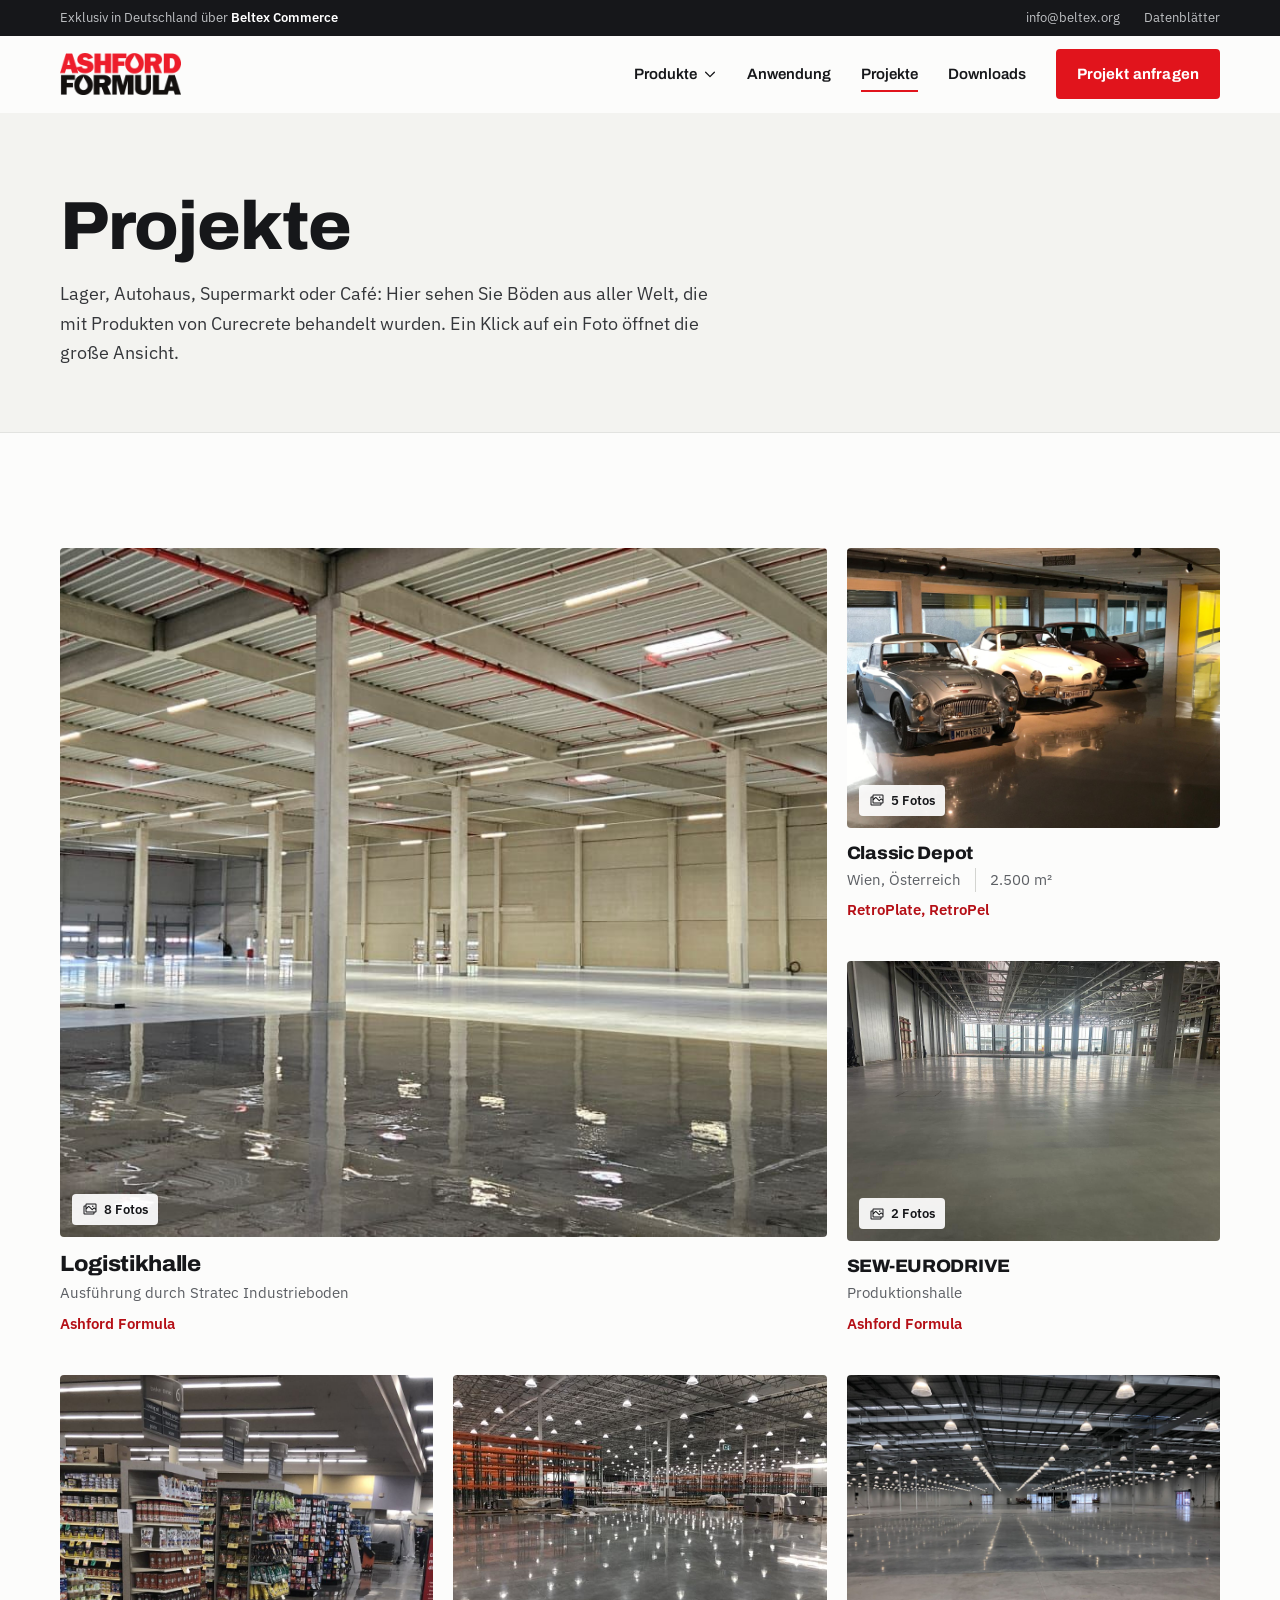
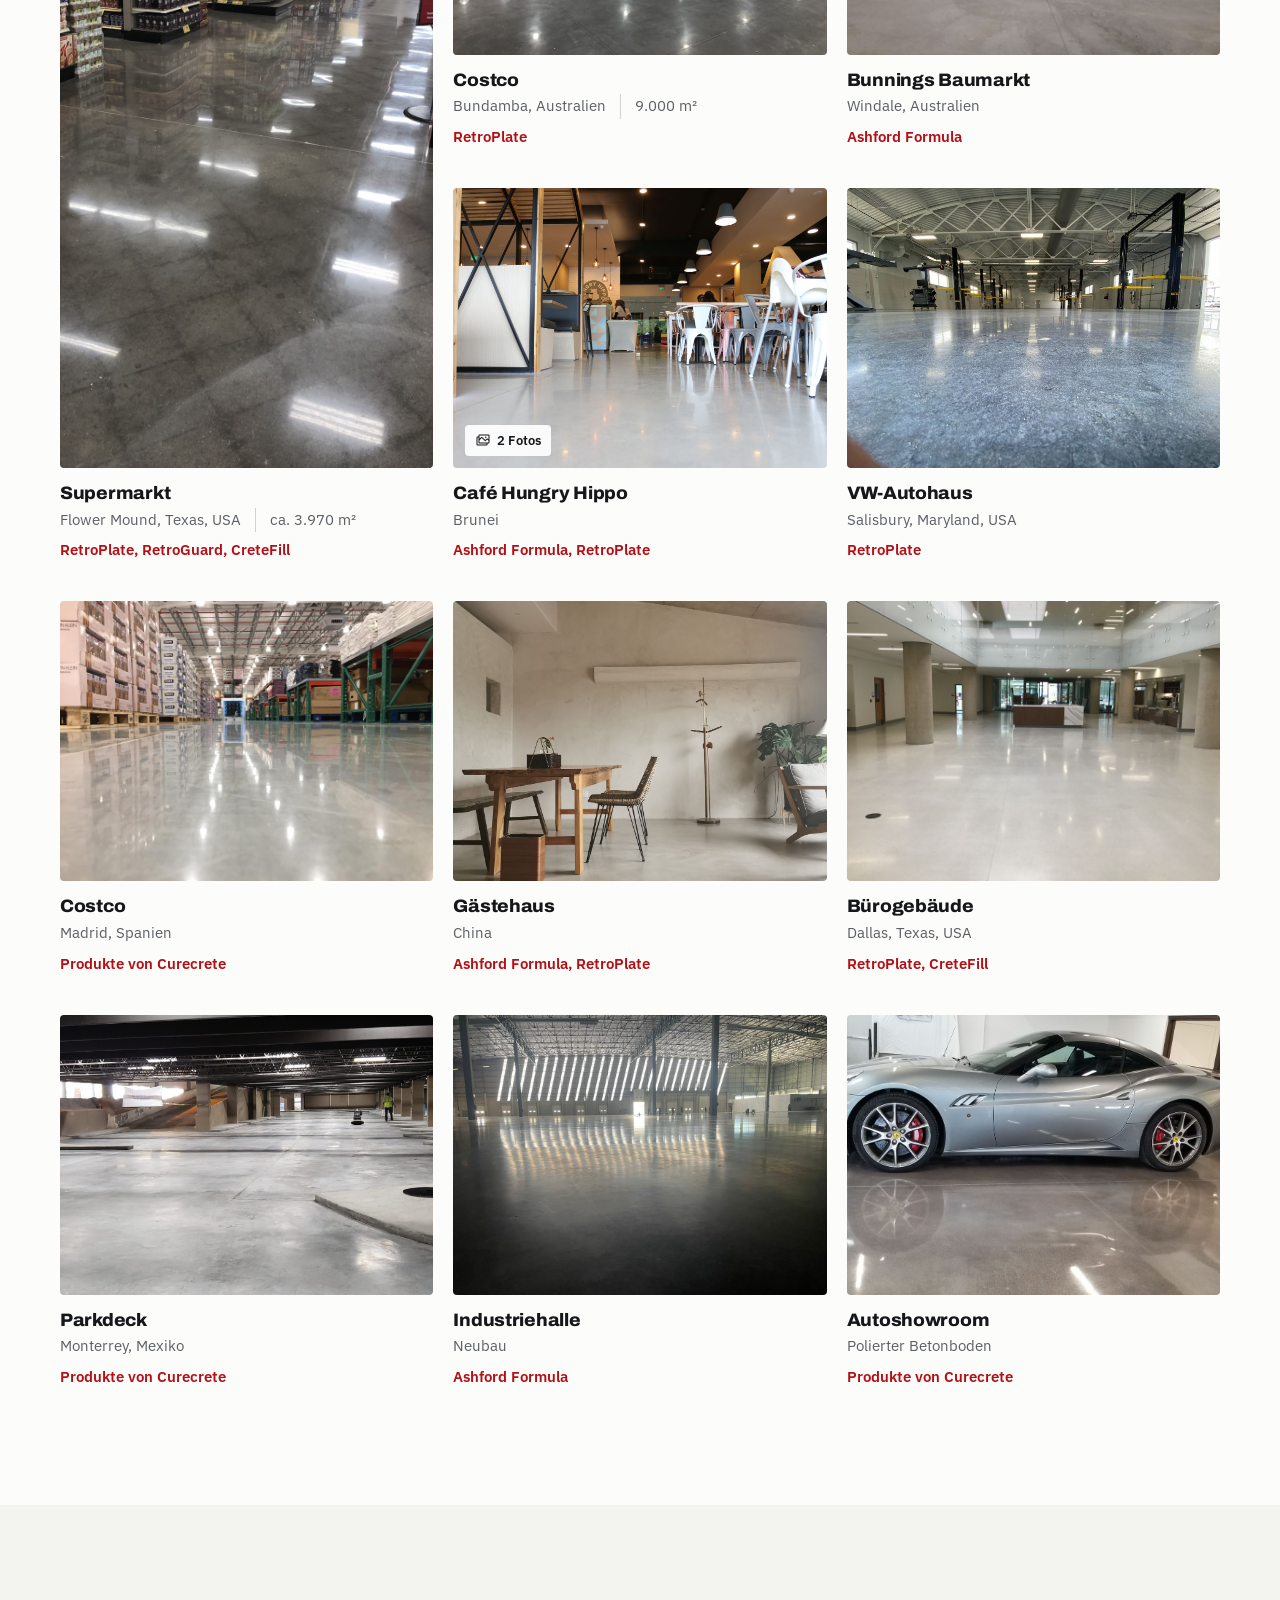
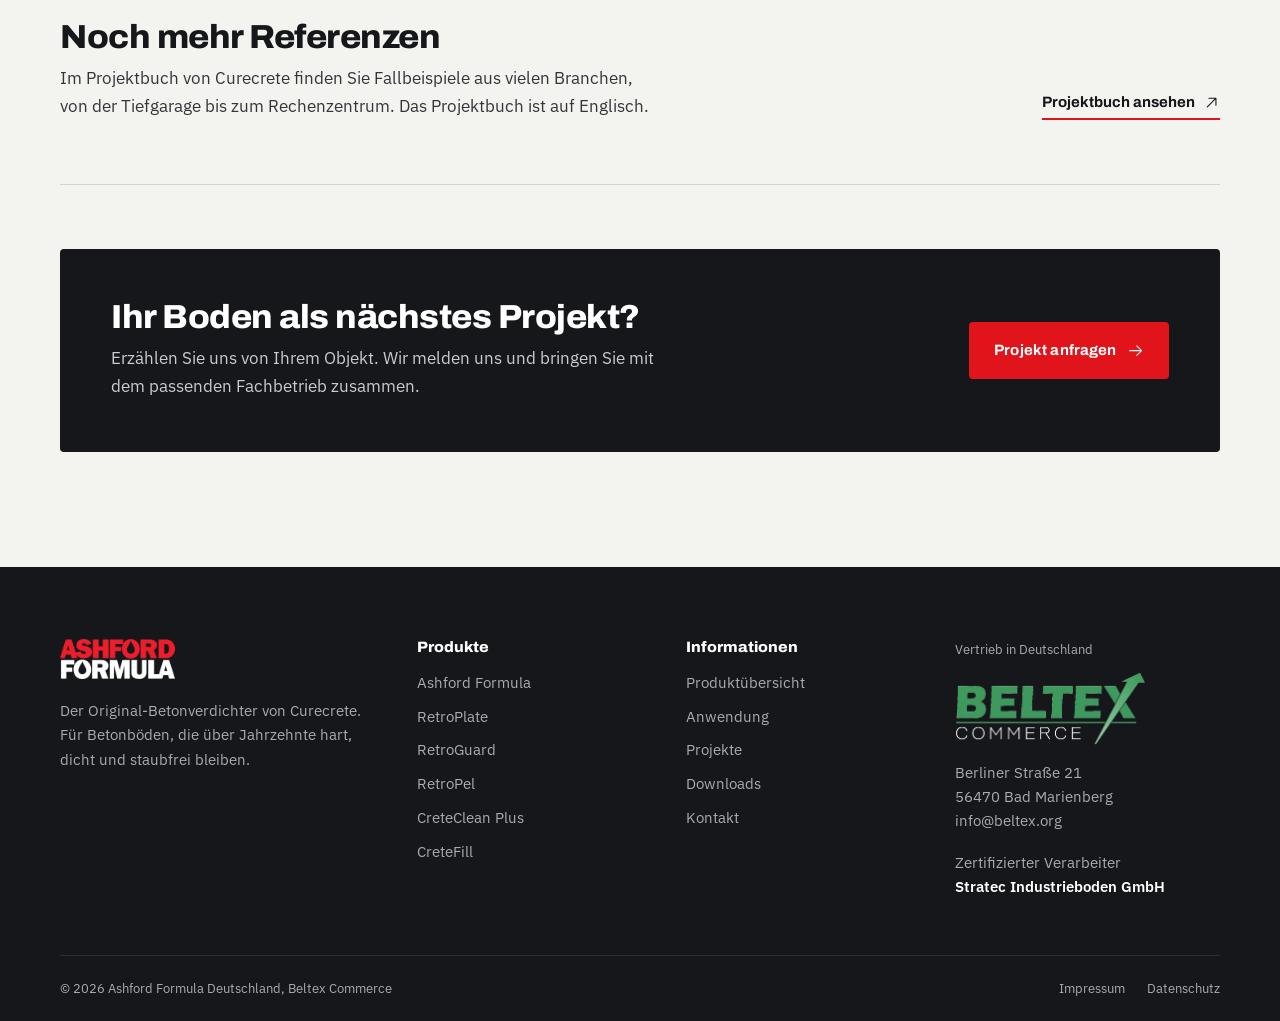
<file: projekte/index.html>
<!doctype html>
<html lang="de">
<head>
<meta charset="utf-8">
<meta name="viewport" content="width=device-width, initial-scale=1">
<title>Projekte | Ashford Formula Deutschland</title>
<meta name="description" content="Betonböden aus aller Welt, die mit Ashford Formula, RetroPlate und weiteren Produkten von Curecrete behandelt wurden.">
<meta name="theme-color" content="#16171A">
<link rel="preload" href="../assets/fonts/archivo-latin.woff2" as="font" type="font/woff2" crossorigin>
<link rel="preload" href="../assets/fonts/plex-latin.woff2" as="font" type="font/woff2" crossorigin>
<link rel="stylesheet" href="../assets/css/style.css?v=455e66d8">
</head>
<body>
<div class="topbar">
  <div class="wrap">
    <span>Exklusiv in Deutschland über <strong>Beltex Commerce</strong></span>
    <nav aria-label="Service"><a href="mailto:info@beltex.org">info@beltex.org</a><a href="../downloads/">Datenblätter</a></nav>
  </div>
</div>
<header class="header" id="header">
  <div class="wrap">
    <a href=".././" class="logo" aria-label="Ashford Formula, zur Startseite"><img src="../assets/ashford-formula-logo.png" alt="Ashford Formula" width="1128" height="392"></a>
    <nav class="nav" id="nav" aria-label="Hauptmenü">
      <div class="dd">
        <a href="../produkte/" class="dd__toggle">Produkte <svg class="icon" viewBox="0 0 256 256" aria-hidden="true"><path d="M216.49,104.49l-80,80a12,12,0,0,1-17,0l-80-80a12,12,0,0,1,17-17L128,159l71.51-71.52a12,12,0,0,1,17,17Z"/></svg></a>
        <div class="dd__menu">
          <a href="../produkte/" class="dd__all">Alle Produkte im Überblick</a>
          <a href="../produkte/ashford-formula/"><b>Ashford Formula</b><small>Verdichten</small></a><a href="../produkte/retroplate/"><b>RetroPlate</b><small>Verdichten und Polieren</small></a><a href="../produkte/retroguard/"><b>RetroGuard</b><small>Schützen</small></a><a href="../produkte/retropel/"><b>RetroPel</b><small>Schützen</small></a><a href="../produkte/creteclean/"><b>CreteClean Plus</b><small>Pflegen</small></a><a href="../produkte/cretefill/"><b>CreteFill</b><small>Reparieren</small></a>
        </div>
      </div>
      <a href="../anwendung/">Anwendung</a>
      <a href="../projekte/" aria-current="page">Projekte</a>
      <a href="../downloads/">Downloads</a>
      <a href="../kontakt/" class="btn btn--red">Projekt anfragen</a>
    </nav>
    <button class="burger" id="burger" aria-label="Menü öffnen" aria-expanded="false" aria-controls="nav"><span></span><span></span><span></span></button>
  </div>
</header>

<main>
<section class="page-head">
  <div class="wrap">
    <h1>Projekte</h1>
    <p class="lead">Lager, Autohaus, Supermarkt oder Café: Hier sehen Sie Böden aus aller Welt, die mit Produkten von Curecrete behandelt wurden. Ein Klick auf ein Foto öffnet die große Ansicht.</p>
  </div>
</section>

<section class="sec">
  <div class="wrap">
    <div class="projects">
      <figure class="proj proj--feature reveal">
        <a href="../assets/projekte/stratec-halle-1.jpg" class="proj__img"><img src="../assets/projekte/stratec-halle-1.jpg" alt="Logistikhalle, Ausführung durch Stratec Industrieboden" loading="lazy"><span class="proj__count"><svg class="icon" viewBox="0 0 256 256" aria-hidden="true"><path d="M216,40H72A16,16,0,0,0,56,56V72H40A16,16,0,0,0,24,88V200a16,16,0,0,0,16,16H184a16,16,0,0,0,16-16V184h16a16,16,0,0,0,16-16V56A16,16,0,0,0,216,40ZM72,56H216v62.75l-10.07-10.06a16,16,0,0,0-22.63,0l-20,20-44-44a16,16,0,0,0-22.62,0L72,109.37ZM184,200H40V88H56v80a16,16,0,0,0,16,16H184Zm32-32H72V132l36-36,49.66,49.66a8,8,0,0,0,11.31,0L194.63,120,216,141.38V168ZM160,84a12,12,0,1,1,12,12A12,12,0,0,1,160,84Z"/></svg> 8 Fotos</span></a><a href="../assets/projekte/stratec-halle-2.jpg" class="proj__more" aria-label="Logistikhalle, weiteres Foto"></a><a href="../assets/projekte/stratec-halle-3.jpg" class="proj__more" aria-label="Logistikhalle, weiteres Foto"></a><a href="../assets/projekte/stratec-halle-4.jpg" class="proj__more" aria-label="Logistikhalle, weiteres Foto"></a><a href="../assets/projekte/stratec-halle-5.jpg" class="proj__more" aria-label="Logistikhalle, weiteres Foto"></a><a href="../assets/projekte/stratec-halle-6.jpg" class="proj__more" aria-label="Logistikhalle, weiteres Foto"></a><a href="../assets/projekte/stratec-halle-7.jpg" class="proj__more" aria-label="Logistikhalle, weiteres Foto"></a><a href="../assets/projekte/stratec-halle-8.jpg" class="proj__more" aria-label="Logistikhalle, weiteres Foto"></a>
        <figcaption><h2>Logistikhalle</h2><p class="proj__meta"><span>Ausführung durch Stratec Industrieboden</span></p><p class="proj__prod">Ashford Formula</p></figcaption>
      </figure>
      <figure class="proj reveal reveal-d1">
        <a href="../assets/projekte/classic-depot-wien-1.jpg" class="proj__img"><img src="../assets/projekte/classic-depot-wien-1.jpg" alt="Classic Depot, Wien, Österreich" loading="lazy"><span class="proj__count"><svg class="icon" viewBox="0 0 256 256" aria-hidden="true"><path d="M216,40H72A16,16,0,0,0,56,56V72H40A16,16,0,0,0,24,88V200a16,16,0,0,0,16,16H184a16,16,0,0,0,16-16V184h16a16,16,0,0,0,16-16V56A16,16,0,0,0,216,40ZM72,56H216v62.75l-10.07-10.06a16,16,0,0,0-22.63,0l-20,20-44-44a16,16,0,0,0-22.62,0L72,109.37ZM184,200H40V88H56v80a16,16,0,0,0,16,16H184Zm32-32H72V132l36-36,49.66,49.66a8,8,0,0,0,11.31,0L194.63,120,216,141.38V168ZM160,84a12,12,0,1,1,12,12A12,12,0,0,1,160,84Z"/></svg> 5 Fotos</span></a><a href="../assets/projekte/classic-depot-wien-2.jpg" class="proj__more" aria-label="Classic Depot, weiteres Foto"></a><a href="../assets/projekte/classic-depot-wien-3.jpg" class="proj__more" aria-label="Classic Depot, weiteres Foto"></a><a href="../assets/projekte/classic-depot-wien-4.jpg" class="proj__more" aria-label="Classic Depot, weiteres Foto"></a><a href="../assets/projekte/classic-depot-wien-5.jpg" class="proj__more" aria-label="Classic Depot, weiteres Foto"></a>
        <figcaption><h2>Classic Depot</h2><p class="proj__meta"><span>Wien, Österreich</span><span>2.500 m²</span></p><p class="proj__prod">RetroPlate, RetroPel</p></figcaption>
      </figure>
      <figure class="proj reveal reveal-d2">
        <a href="../assets/projekte/sew-eurodrive-1.jpg" class="proj__img"><img src="../assets/projekte/sew-eurodrive-1.jpg" alt="SEW-EURODRIVE, Produktionshalle" loading="lazy"><span class="proj__count"><svg class="icon" viewBox="0 0 256 256" aria-hidden="true"><path d="M216,40H72A16,16,0,0,0,56,56V72H40A16,16,0,0,0,24,88V200a16,16,0,0,0,16,16H184a16,16,0,0,0,16-16V184h16a16,16,0,0,0,16-16V56A16,16,0,0,0,216,40ZM72,56H216v62.75l-10.07-10.06a16,16,0,0,0-22.63,0l-20,20-44-44a16,16,0,0,0-22.62,0L72,109.37ZM184,200H40V88H56v80a16,16,0,0,0,16,16H184Zm32-32H72V132l36-36,49.66,49.66a8,8,0,0,0,11.31,0L194.63,120,216,141.38V168ZM160,84a12,12,0,1,1,12,12A12,12,0,0,1,160,84Z"/></svg> 2 Fotos</span></a><a href="../assets/projekte/sew-eurodrive-2.jpg" class="proj__more" aria-label="SEW-EURODRIVE, weiteres Foto"></a>
        <figcaption><h2>SEW-EURODRIVE</h2><p class="proj__meta"><span>Produktionshalle</span></p><p class="proj__prod">Ashford Formula</p></figcaption>
      </figure>
      <figure class="proj proj--tall reveal">
        <a href="../assets/projekte/supermarkt-flower-mound.jpg" class="proj__img"><img src="../assets/projekte/supermarkt-flower-mound.jpg" alt="Supermarkt, Flower Mound, Texas, USA" loading="lazy"></a>
        <figcaption><h2>Supermarkt</h2><p class="proj__meta"><span>Flower Mound, Texas, USA</span><span>ca. 3.970 m²</span></p><p class="proj__prod">RetroPlate, RetroGuard, CreteFill</p></figcaption>
      </figure>
      <figure class="proj reveal reveal-d1">
        <a href="../assets/projekte/costco-bundamba.jpg" class="proj__img"><img src="../assets/projekte/costco-bundamba.jpg" alt="Costco, Bundamba, Australien" loading="lazy"></a>
        <figcaption><h2>Costco</h2><p class="proj__meta"><span>Bundamba, Australien</span><span>9.000 m²</span></p><p class="proj__prod">RetroPlate</p></figcaption>
      </figure>
      <figure class="proj reveal reveal-d2">
        <a href="../assets/projekte/bunnings-windale.jpg" class="proj__img"><img src="../assets/projekte/bunnings-windale.jpg" alt="Bunnings Baumarkt, Windale, Australien" loading="lazy"></a>
        <figcaption><h2>Bunnings Baumarkt</h2><p class="proj__meta"><span>Windale, Australien</span></p><p class="proj__prod">Ashford Formula</p></figcaption>
      </figure>
      <figure class="proj reveal">
        <a href="../assets/projekte/cafe-brunei-1.jpg" class="proj__img"><img src="../assets/projekte/cafe-brunei-1.jpg" alt="Café Hungry Hippo, Brunei" loading="lazy"><span class="proj__count"><svg class="icon" viewBox="0 0 256 256" aria-hidden="true"><path d="M216,40H72A16,16,0,0,0,56,56V72H40A16,16,0,0,0,24,88V200a16,16,0,0,0,16,16H184a16,16,0,0,0,16-16V184h16a16,16,0,0,0,16-16V56A16,16,0,0,0,216,40ZM72,56H216v62.75l-10.07-10.06a16,16,0,0,0-22.63,0l-20,20-44-44a16,16,0,0,0-22.62,0L72,109.37ZM184,200H40V88H56v80a16,16,0,0,0,16,16H184Zm32-32H72V132l36-36,49.66,49.66a8,8,0,0,0,11.31,0L194.63,120,216,141.38V168ZM160,84a12,12,0,1,1,12,12A12,12,0,0,1,160,84Z"/></svg> 2 Fotos</span></a><a href="../assets/projekte/cafe-brunei-2.jpg" class="proj__more" aria-label="Café Hungry Hippo, weiteres Foto"></a>
        <figcaption><h2>Café Hungry Hippo</h2><p class="proj__meta"><span>Brunei</span></p><p class="proj__prod">Ashford Formula, RetroPlate</p></figcaption>
      </figure>
      <figure class="proj reveal reveal-d1">
        <a href="../assets/projekte/autohaus-salisbury.jpg" class="proj__img"><img src="../assets/projekte/autohaus-salisbury.jpg" alt="VW-Autohaus, Salisbury, Maryland, USA" loading="lazy"></a>
        <figcaption><h2>VW-Autohaus</h2><p class="proj__meta"><span>Salisbury, Maryland, USA</span></p><p class="proj__prod">RetroPlate</p></figcaption>
      </figure>
      <figure class="proj reveal reveal-d2">
        <a href="../assets/projekte/costco-madrid.jpg" class="proj__img"><img src="../assets/projekte/costco-madrid.jpg" alt="Costco, Madrid, Spanien" loading="lazy"></a>
        <figcaption><h2>Costco</h2><p class="proj__meta"><span>Madrid, Spanien</span></p><p class="proj__prod">Produkte von Curecrete</p></figcaption>
      </figure>
      <figure class="proj reveal">
        <a href="../assets/projekte/gaestehaus-china.jpg" class="proj__img"><img src="../assets/projekte/gaestehaus-china.jpg" alt="Gästehaus, China" loading="lazy"></a>
        <figcaption><h2>Gästehaus</h2><p class="proj__meta"><span>China</span></p><p class="proj__prod">Ashford Formula, RetroPlate</p></figcaption>
      </figure>
      <figure class="proj reveal reveal-d1">
        <a href="../assets/projekte/parkland-dallas.jpg" class="proj__img"><img src="../assets/projekte/parkland-dallas.jpg" alt="Bürogebäude, Dallas, Texas, USA" loading="lazy"></a>
        <figcaption><h2>Bürogebäude</h2><p class="proj__meta"><span>Dallas, Texas, USA</span></p><p class="proj__prod">RetroPlate, CreteFill</p></figcaption>
      </figure>
      <figure class="proj reveal reveal-d2">
        <a href="../assets/projekte/parkdeck-monterrey.jpg" class="proj__img"><img src="../assets/projekte/parkdeck-monterrey.jpg" alt="Parkdeck, Monterrey, Mexiko" loading="lazy"></a>
        <figcaption><h2>Parkdeck</h2><p class="proj__meta"><span>Monterrey, Mexiko</span></p><p class="proj__prod">Produkte von Curecrete</p></figcaption>
      </figure>
      <figure class="proj reveal">
        <a href="../assets/projekte/logistikhalle.jpg" class="proj__img"><img src="../assets/projekte/logistikhalle.jpg" alt="Industriehalle, Neubau" loading="lazy"></a>
        <figcaption><h2>Industriehalle</h2><p class="proj__meta"><span>Neubau</span></p><p class="proj__prod">Ashford Formula</p></figcaption>
      </figure>
      <figure class="proj reveal reveal-d1">
        <a href="../assets/projekte/showroom.jpg" class="proj__img"><img src="../assets/projekte/showroom.jpg" alt="Autoshowroom, Polierter Betonboden" loading="lazy"></a>
        <figcaption><h2>Autoshowroom</h2><p class="proj__meta"><span>Polierter Betonboden</span></p><p class="proj__prod">Produkte von Curecrete</p></figcaption>
      </figure>
    </div>
  </div>
</section>

<section class="sec sec--concrete">
  <div class="wrap">
    <div class="note-row reveal">
      <div>
        <h2>Noch mehr Referenzen</h2>
        <p>Im Projektbuch von Curecrete finden Sie Fallbeispiele aus vielen Branchen, von der Tiefgarage bis zum Rechenzentrum. Das Projektbuch ist auf Englisch.</p>
      </div>
      <a href="https://online.pubhtml5.com/zuil/pmja/" target="_blank" rel="noopener" class="textlink">Projektbuch ansehen <svg class="icon" viewBox="0 0 256 256" aria-hidden="true"><path d="M200,64V168a8,8,0,0,1-16,0V83.31L69.66,197.66a8,8,0,0,1-11.32-11.32L172.69,72H88a8,8,0,0,1,0-16H192A8,8,0,0,1,200,64Z"/></svg></a>
    </div>
    <div class="cta-band reveal">
      <div>
        <h2>Ihr Boden als nächstes Projekt?</h2>
        <p>Erzählen Sie uns von Ihrem Objekt. Wir melden uns und bringen Sie mit dem passenden Fachbetrieb zusammen.</p>
      </div>
      <a href="../kontakt/" class="btn btn--red">Projekt anfragen <svg class="icon" viewBox="0 0 256 256" aria-hidden="true"><path d="M221.66,133.66l-72,72a8,8,0,0,1-11.32-11.32L196.69,136H40a8,8,0,0,1,0-16H196.69L138.34,61.66a8,8,0,0,1,11.32-11.32l72,72A8,8,0,0,1,221.66,133.66Z"/></svg></a>
    </div>
  </div>
</section>
</main>
<footer class="footer">
  <div class="wrap">
    <div class="footer__top">
      <div class="footer__brand">
        <img src="../assets/ashford-formula-logo-weiss.png" alt="Ashford Formula" width="1128" height="392">
        <p>Der Original-Betonverdichter von Curecrete. Für Betonböden, die über Jahrzehnte hart, dicht und staubfrei bleiben.</p>
      </div>
      <div>
        <h2 class="fh">Produkte</h2>
        <ul><li><a href="../produkte/ashford-formula/">Ashford Formula</a></li><li><a href="../produkte/retroplate/">RetroPlate</a></li><li><a href="../produkte/retroguard/">RetroGuard</a></li><li><a href="../produkte/retropel/">RetroPel</a></li><li><a href="../produkte/creteclean/">CreteClean Plus</a></li><li><a href="../produkte/cretefill/">CreteFill</a></li></ul>
      </div>
      <div>
        <h2 class="fh">Informationen</h2>
        <ul><li><a href="../produkte/">Produktübersicht</a></li><li><a href="../anwendung/">Anwendung</a></li><li><a href="../projekte/">Projekte</a></li><li><a href="../downloads/">Downloads</a></li><li><a href="../kontakt/">Kontakt</a></li></ul>
      </div>
      <div class="footer__partner">
        <small>Vertrieb in Deutschland</small>
        <img src="../assets/beltex-commerce-logo-weiss.png" alt="Beltex Commerce">
        <p>Berliner Straße 21<br>56470 Bad Marienberg<br><a href="mailto:info@beltex.org">info@beltex.org</a></p>
        <p class="sub">Zertifizierter Verarbeiter<br><a href="https://www.stratec-industrieboden.de/" target="_blank" rel="noopener">Stratec Industrieboden GmbH</a></p>
      </div>
    </div>
    <div class="footer__bottom">
      <span>© 2026 Ashford Formula Deutschland, Beltex Commerce</span>
      <nav aria-label="Rechtliches"><a href="../impressum/">Impressum</a><a href="../datenschutz/">Datenschutz</a></nav>
    </div>
  </div>
</footer>
<div class="lightbox" id="lightbox" role="dialog" aria-label="Bildansicht"><button aria-label="Schließen"><svg class="icon" viewBox="0 0 256 256" aria-hidden="true"><path d="M205.66,194.34a8,8,0,0,1-11.32,11.32L128,139.31,61.66,205.66a8,8,0,0,1-11.32-11.32L116.69,128,50.34,61.66A8,8,0,0,1,61.66,50.34L128,116.69l66.34-66.35a8,8,0,0,1,11.32,11.32L139.31,128Z"/></svg></button></div>
<div class="toast" id="toast" role="status"></div>
<script src="../assets/js/main.js?v=ea25cb96"></script>
</body>
</html>
</file>
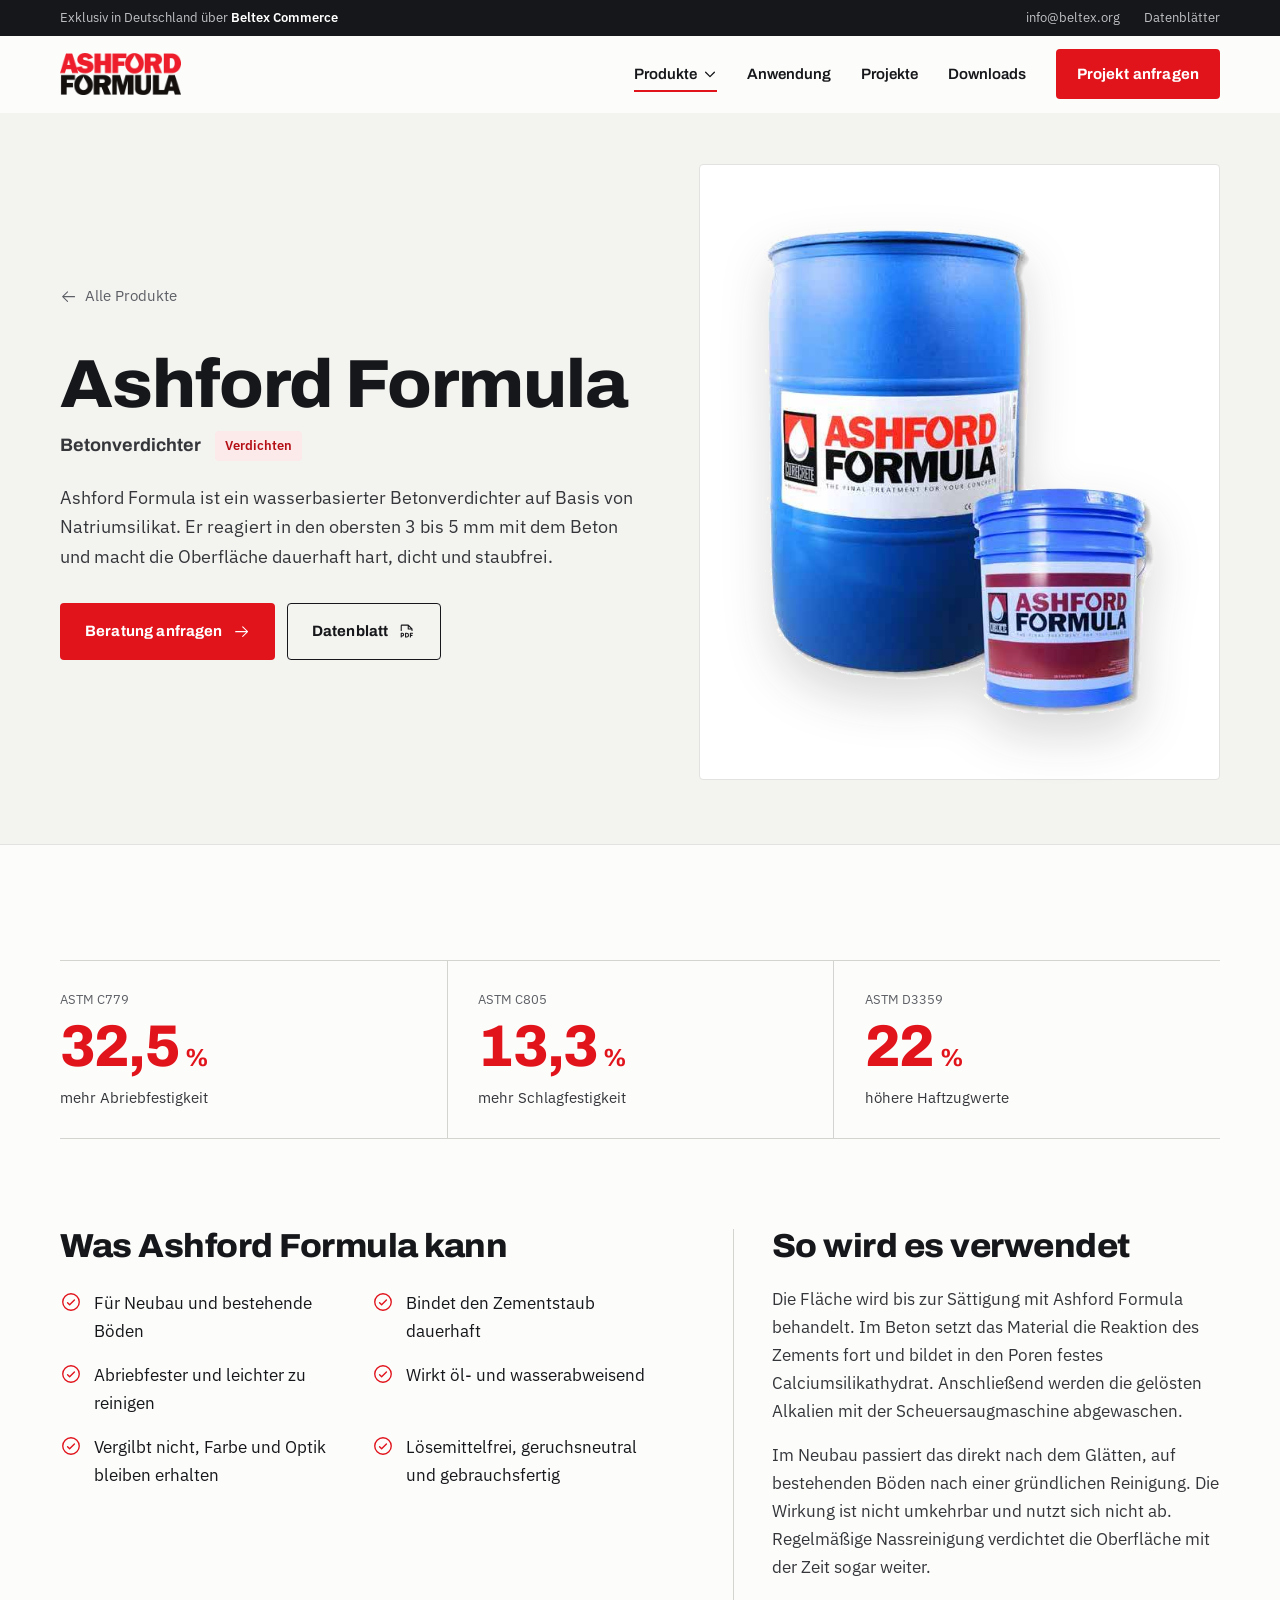
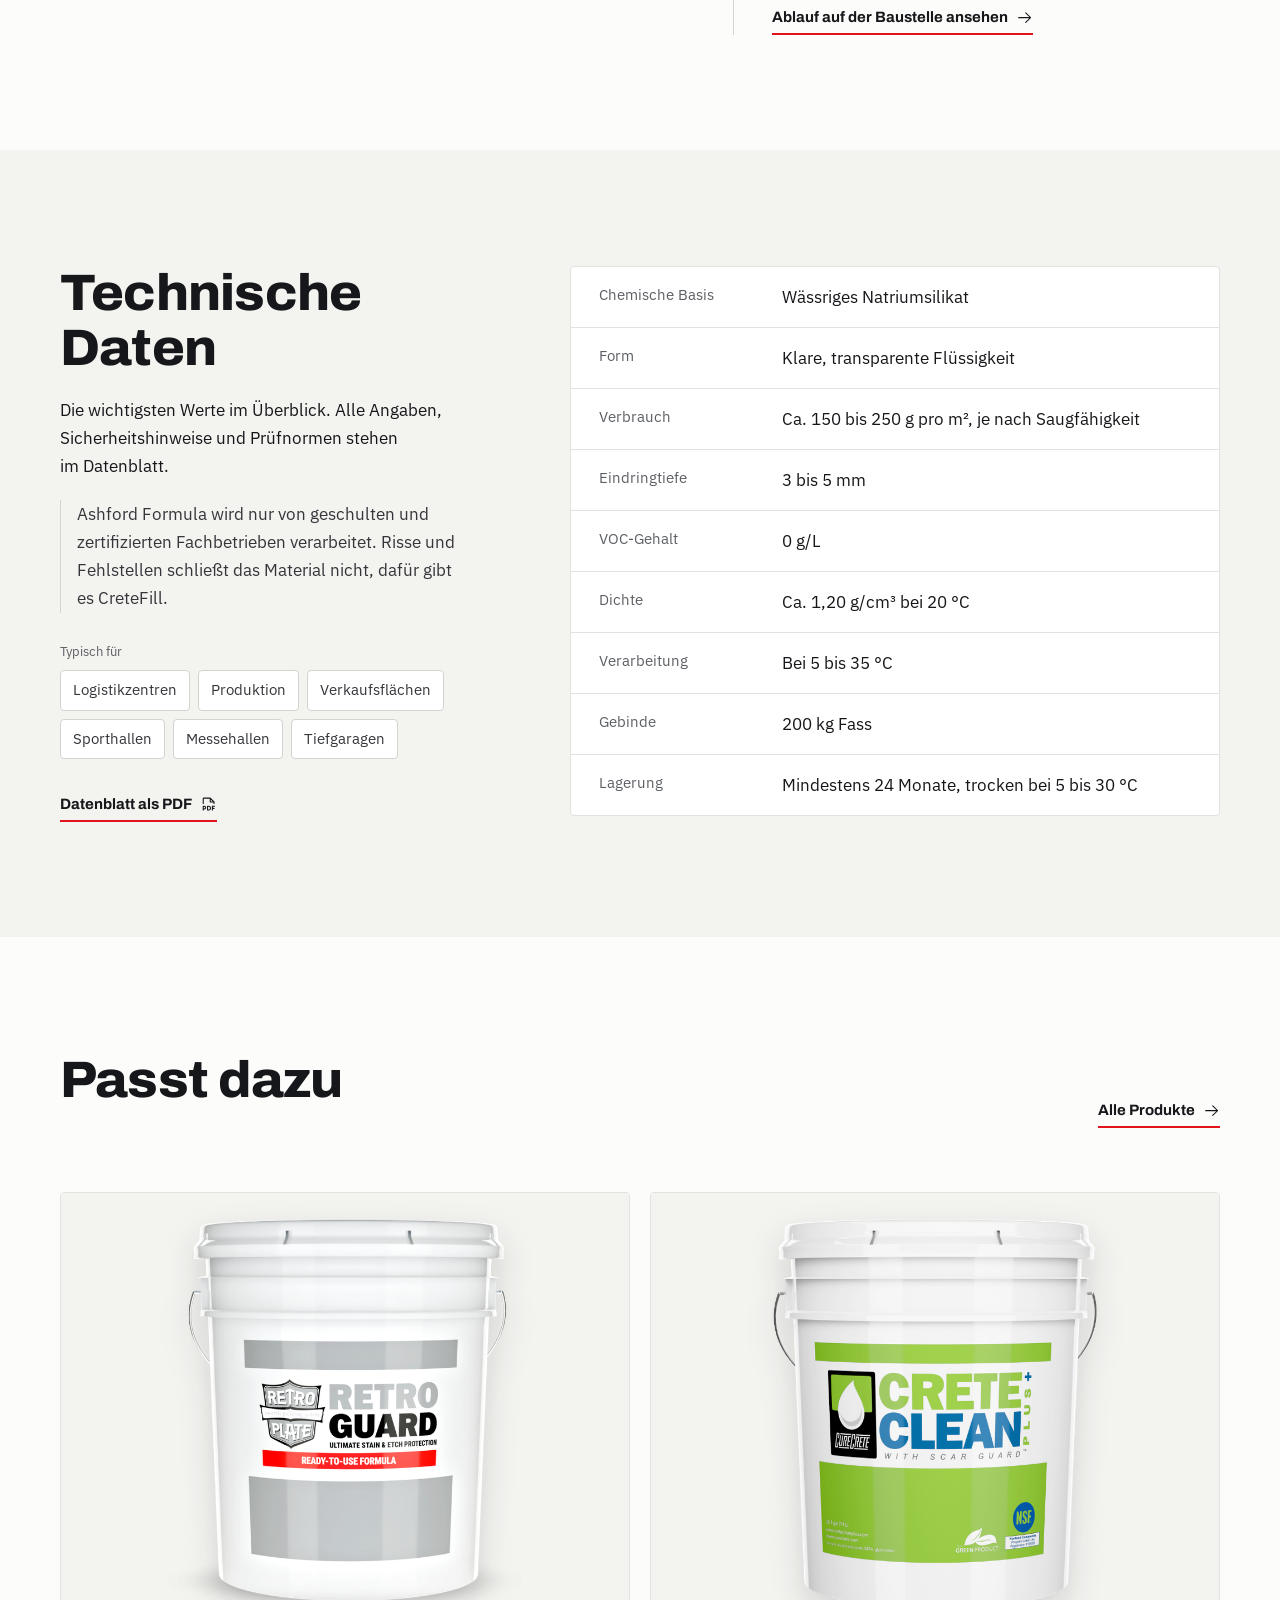
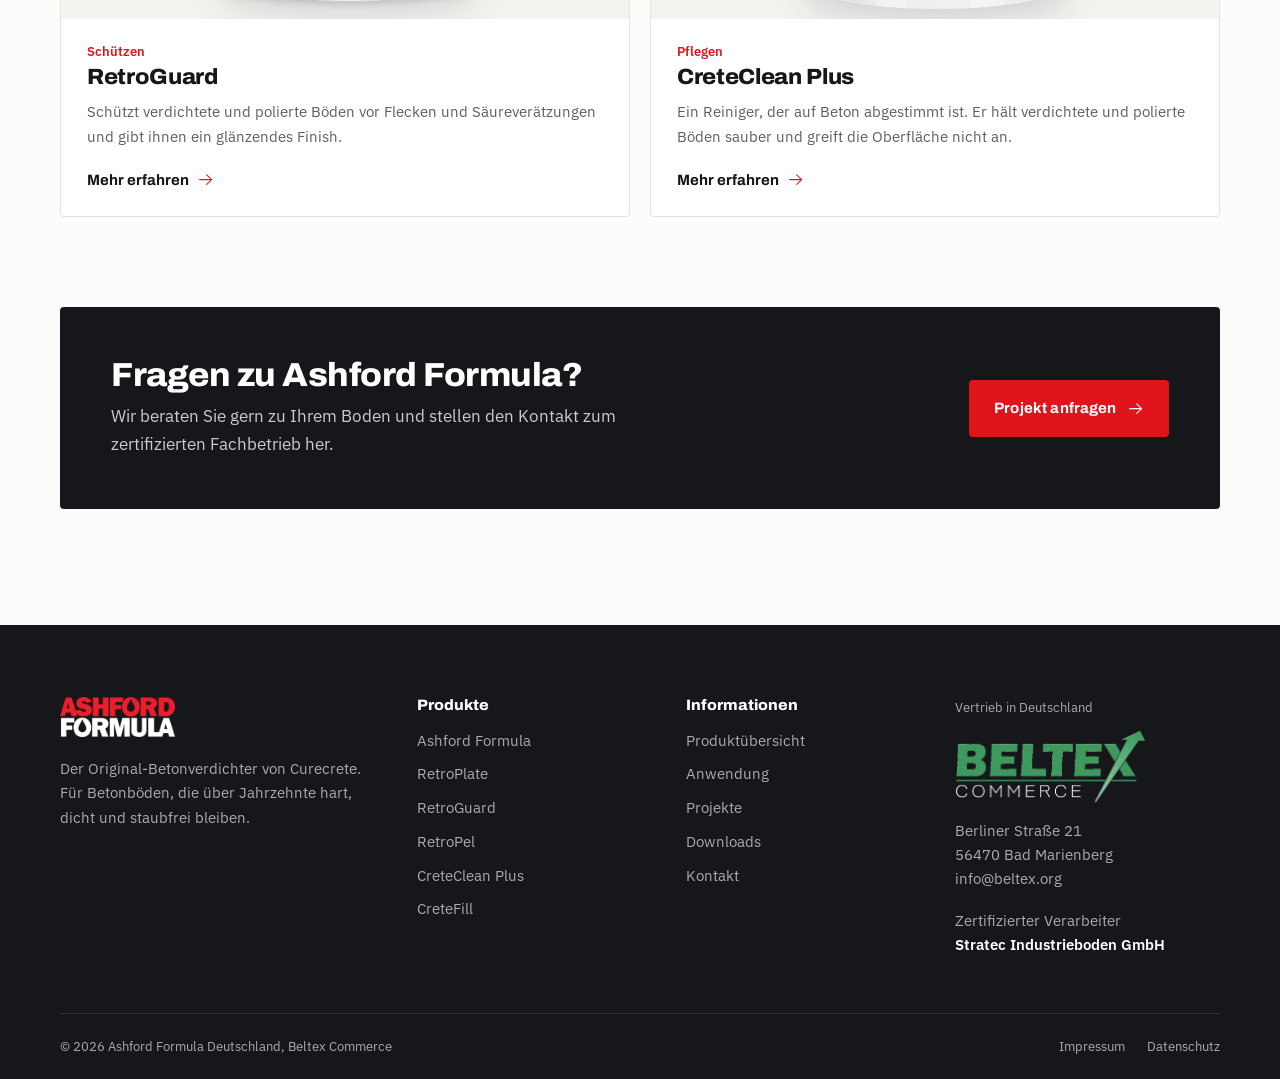
<file: produkte/ashford-formula/index.html>
<!doctype html>
<html lang="de">
<head>
<meta charset="utf-8">
<meta name="viewport" content="width=device-width, initial-scale=1">
<title>Ashford Formula | Ashford Formula Deutschland</title>
<meta name="description" content="Ashford Formula ist ein wasserbasierter Betonverdichter auf Basis von Natriumsilikat. Er reagiert in den obersten 3 bis 5 mm mit dem Beton und macht die.">
<meta name="theme-color" content="#16171A">
<link rel="preload" href="../../assets/fonts/archivo-latin.woff2" as="font" type="font/woff2" crossorigin>
<link rel="preload" href="../../assets/fonts/plex-latin.woff2" as="font" type="font/woff2" crossorigin>
<link rel="stylesheet" href="../../assets/css/style.css?v=455e66d8">
</head>
<body>
<div class="topbar">
  <div class="wrap">
    <span>Exklusiv in Deutschland über <strong>Beltex Commerce</strong></span>
    <nav aria-label="Service"><a href="mailto:info@beltex.org">info@beltex.org</a><a href="../../downloads/">Datenblätter</a></nav>
  </div>
</div>
<header class="header" id="header">
  <div class="wrap">
    <a href="../.././" class="logo" aria-label="Ashford Formula, zur Startseite"><img src="../../assets/ashford-formula-logo.png" alt="Ashford Formula" width="1128" height="392"></a>
    <nav class="nav" id="nav" aria-label="Hauptmenü">
      <div class="dd">
        <a href="../../produkte/" class="dd__toggle" aria-current="page">Produkte <svg class="icon" viewBox="0 0 256 256" aria-hidden="true"><path d="M216.49,104.49l-80,80a12,12,0,0,1-17,0l-80-80a12,12,0,0,1,17-17L128,159l71.51-71.52a12,12,0,0,1,17,17Z"/></svg></a>
        <div class="dd__menu">
          <a href="../../produkte/" class="dd__all">Alle Produkte im Überblick</a>
          <a href="../../produkte/ashford-formula/"><b>Ashford Formula</b><small>Verdichten</small></a><a href="../../produkte/retroplate/"><b>RetroPlate</b><small>Verdichten und Polieren</small></a><a href="../../produkte/retroguard/"><b>RetroGuard</b><small>Schützen</small></a><a href="../../produkte/retropel/"><b>RetroPel</b><small>Schützen</small></a><a href="../../produkte/creteclean/"><b>CreteClean Plus</b><small>Pflegen</small></a><a href="../../produkte/cretefill/"><b>CreteFill</b><small>Reparieren</small></a>
        </div>
      </div>
      <a href="../../anwendung/">Anwendung</a>
      <a href="../../projekte/">Projekte</a>
      <a href="../../downloads/">Downloads</a>
      <a href="../../kontakt/" class="btn btn--red">Projekt anfragen</a>
    </nav>
    <button class="burger" id="burger" aria-label="Menü öffnen" aria-expanded="false" aria-controls="nav"><span></span><span></span><span></span></button>
  </div>
</header>

<main>
<section class="phero">
  <div class="wrap phero__grid">
    <div class="phero__txt">
      <a href="../../produkte/#ashford-formula" class="phero__back"><svg class="icon" viewBox="0 0 256 256" aria-hidden="true"><path d="M224,128a8,8,0,0,1-8,8H59.31l58.35,58.34a8,8,0,0,1-11.32,11.32l-72-72a8,8,0,0,1,0-11.32l72-72a8,8,0,0,1,11.32,11.32L59.31,120H216A8,8,0,0,1,224,128Z"/></svg> Alle Produkte</a>
      <h1>Ashford Formula</h1>
      <p class="phero__sub">Betonverdichter <span>Verdichten</span></p>
      <p class="lead">Ashford Formula ist ein wasserbasierter Betonverdichter auf Basis von Natriumsilikat. Er reagiert in den obersten 3 bis 5 mm mit dem Beton und macht die Oberfläche dauerhaft hart, dicht und staubfrei.</p>
      <div class="phero__cta">
        <a href="../../kontakt/" class="btn btn--red">Beratung anfragen <svg class="icon" viewBox="0 0 256 256" aria-hidden="true"><path d="M221.66,133.66l-72,72a8,8,0,0,1-11.32-11.32L196.69,136H40a8,8,0,0,1,0-16H196.69L138.34,61.66a8,8,0,0,1,11.32-11.32l72,72A8,8,0,0,1,221.66,133.66Z"/></svg></a>
        <a href="../../downloads/datenblatt-ashford-formula.pdf" target="_blank" rel="noopener" class="btn btn--line">Datenblatt <svg class="icon" viewBox="0 0 256 256" aria-hidden="true"><path d="M224,152a8,8,0,0,1-8,8H192v16h16a8,8,0,0,1,0,16H192v16a8,8,0,0,1-16,0V152a8,8,0,0,1,8-8h32A8,8,0,0,1,224,152ZM92,172a28,28,0,0,1-28,28H56v8a8,8,0,0,1-16,0V152a8,8,0,0,1,8-8H64A28,28,0,0,1,92,172Zm-16,0a12,12,0,0,0-12-12H56v24h8A12,12,0,0,0,76,172Zm88,8a36,36,0,0,1-36,36H112a8,8,0,0,1-8-8V152a8,8,0,0,1,8-8h16A36,36,0,0,1,164,180Zm-16,0a20,20,0,0,0-20-20h-8v40h8A20,20,0,0,0,148,180ZM40,112V40A16,16,0,0,1,56,24h96a8,8,0,0,1,5.66,2.34l56,56A8,8,0,0,1,216,88v24a8,8,0,0,1-16,0V96H152a8,8,0,0,1-8-8V40H56v72a8,8,0,0,1-16,0ZM160,80h28.69L160,51.31Z"/></svg></a>
      </div>
    </div>
    <div class="phero__img"><img src="../../assets/packshot-ashford.png" alt="Ashford Formula, Gebinde"></div>
  </div>
</section>

<section class="sec">
  <div class="wrap">
    <ul class="pstats reveal"><li><span class="pstat__pre">ASTM C779</span><b class="num">32,5<small>%</small></b><span>mehr Abriebfestigkeit</span></li><li><span class="pstat__pre">ASTM C805</span><b class="num">13,3<small>%</small></b><span>mehr Schlagfestigkeit</span></li><li><span class="pstat__pre">ASTM D3359</span><b class="num">22<small>%</small></b><span>höhere Haftzugwerte</span></li></ul>
    <div class="pinfo">
      <div class="reveal">
        <h2 class="h2">Was Ashford Formula kann</h2>
        <ul class="ticks ticks--2"><li><svg class="icon" viewBox="0 0 256 256" aria-hidden="true"><path d="M173.66,98.34a8,8,0,0,1,0,11.32l-56,56a8,8,0,0,1-11.32,0l-24-24a8,8,0,0,1,11.32-11.32L112,148.69l50.34-50.35A8,8,0,0,1,173.66,98.34ZM232,128A104,104,0,1,1,128,24,104.11,104.11,0,0,1,232,128Zm-16,0a88,88,0,1,0-88,88A88.1,88.1,0,0,0,216,128Z"/></svg>Für Neubau und bestehende Böden</li><li><svg class="icon" viewBox="0 0 256 256" aria-hidden="true"><path d="M173.66,98.34a8,8,0,0,1,0,11.32l-56,56a8,8,0,0,1-11.32,0l-24-24a8,8,0,0,1,11.32-11.32L112,148.69l50.34-50.35A8,8,0,0,1,173.66,98.34ZM232,128A104,104,0,1,1,128,24,104.11,104.11,0,0,1,232,128Zm-16,0a88,88,0,1,0-88,88A88.1,88.1,0,0,0,216,128Z"/></svg>Bindet den Zementstaub dauerhaft</li><li><svg class="icon" viewBox="0 0 256 256" aria-hidden="true"><path d="M173.66,98.34a8,8,0,0,1,0,11.32l-56,56a8,8,0,0,1-11.32,0l-24-24a8,8,0,0,1,11.32-11.32L112,148.69l50.34-50.35A8,8,0,0,1,173.66,98.34ZM232,128A104,104,0,1,1,128,24,104.11,104.11,0,0,1,232,128Zm-16,0a88,88,0,1,0-88,88A88.1,88.1,0,0,0,216,128Z"/></svg>Abriebfester und leichter zu reinigen</li><li><svg class="icon" viewBox="0 0 256 256" aria-hidden="true"><path d="M173.66,98.34a8,8,0,0,1,0,11.32l-56,56a8,8,0,0,1-11.32,0l-24-24a8,8,0,0,1,11.32-11.32L112,148.69l50.34-50.35A8,8,0,0,1,173.66,98.34ZM232,128A104,104,0,1,1,128,24,104.11,104.11,0,0,1,232,128Zm-16,0a88,88,0,1,0-88,88A88.1,88.1,0,0,0,216,128Z"/></svg>Wirkt öl- und wasserabweisend</li><li><svg class="icon" viewBox="0 0 256 256" aria-hidden="true"><path d="M173.66,98.34a8,8,0,0,1,0,11.32l-56,56a8,8,0,0,1-11.32,0l-24-24a8,8,0,0,1,11.32-11.32L112,148.69l50.34-50.35A8,8,0,0,1,173.66,98.34ZM232,128A104,104,0,1,1,128,24,104.11,104.11,0,0,1,232,128Zm-16,0a88,88,0,1,0-88,88A88.1,88.1,0,0,0,216,128Z"/></svg>Vergilbt nicht, Farbe und Optik bleiben erhalten</li><li><svg class="icon" viewBox="0 0 256 256" aria-hidden="true"><path d="M173.66,98.34a8,8,0,0,1,0,11.32l-56,56a8,8,0,0,1-11.32,0l-24-24a8,8,0,0,1,11.32-11.32L112,148.69l50.34-50.35A8,8,0,0,1,173.66,98.34ZM232,128A104,104,0,1,1,128,24,104.11,104.11,0,0,1,232,128Zm-16,0a88,88,0,1,0-88,88A88.1,88.1,0,0,0,216,128Z"/></svg>Lösemittelfrei, geruchsneutral und gebrauchsfertig</li></ul>
      </div>
      <div class="pinfo__how reveal reveal-d1">
        <h2 class="h2">So wird es verwendet</h2>
        <p>Die Fläche wird bis zur Sättigung mit Ashford Formula behandelt. Im Beton setzt das Material die Reaktion des Zements fort und bildet in den Poren festes Calciumsilikathydrat. Anschließend werden die gelösten Alkalien mit der Scheuersaugmaschine abgewaschen.</p><p>Im Neubau passiert das direkt nach dem Glätten, auf bestehenden Böden nach einer gründlichen Reinigung. Die Wirkung ist nicht umkehrbar und nutzt sich nicht ab. Regelmäßige Nassreinigung verdichtet die Oberfläche mit der Zeit sogar weiter.</p><a href="../../anwendung/" class="textlink">Ablauf auf der Baustelle ansehen <svg class="icon" viewBox="0 0 256 256" aria-hidden="true"><path d="M221.66,133.66l-72,72a8,8,0,0,1-11.32-11.32L196.69,136H40a8,8,0,0,1,0-16H196.69L138.34,61.66a8,8,0,0,1,11.32-11.32l72,72A8,8,0,0,1,221.66,133.66Z"/></svg></a>
      </div>
    </div>
  </div>
</section>

<section class="sec sec--concrete">
  <div class="wrap pspec">
    <div class="reveal">
      <h2 class="h2">Technische Daten</h2>
      <p>Die wichtigsten Werte im Überblick. Alle Angaben, Sicherheitshinweise und Prüfnormen stehen im Datenblatt.</p>
      <p class="pspec__note">Ashford Formula wird nur von geschulten und zertifizierten Fachbetrieben verarbeitet. Risse und Fehlstellen schließt das Material nicht, dafür gibt es CreteFill.</p>
      <div class="pspec__uses"><span>Typisch für</span><ul class="chips"><li>Logistikzentren</li><li>Produktion</li><li>Verkaufsflächen</li><li>Sporthallen</li><li>Messehallen</li><li>Tiefgaragen</li></ul></div>
      <a href="../../downloads/datenblatt-ashford-formula.pdf" target="_blank" rel="noopener" class="textlink">Datenblatt als PDF <svg class="icon" viewBox="0 0 256 256" aria-hidden="true"><path d="M224,152a8,8,0,0,1-8,8H192v16h16a8,8,0,0,1,0,16H192v16a8,8,0,0,1-16,0V152a8,8,0,0,1,8-8h32A8,8,0,0,1,224,152ZM92,172a28,28,0,0,1-28,28H56v8a8,8,0,0,1-16,0V152a8,8,0,0,1,8-8H64A28,28,0,0,1,92,172Zm-16,0a12,12,0,0,0-12-12H56v24h8A12,12,0,0,0,76,172Zm88,8a36,36,0,0,1-36,36H112a8,8,0,0,1-8-8V152a8,8,0,0,1,8-8h16A36,36,0,0,1,164,180Zm-16,0a20,20,0,0,0-20-20h-8v40h8A20,20,0,0,0,148,180ZM40,112V40A16,16,0,0,1,56,24h96a8,8,0,0,1,5.66,2.34l56,56A8,8,0,0,1,216,88v24a8,8,0,0,1-16,0V96H152a8,8,0,0,1-8-8V40H56v72a8,8,0,0,1-16,0ZM160,80h28.69L160,51.31Z"/></svg></a>
    </div>
    <dl class="spec reveal reveal-d1"><div><dt>Chemische Basis</dt><dd>Wässriges Natriumsilikat</dd></div><div><dt>Form</dt><dd>Klare, transparente Flüssigkeit</dd></div><div><dt>Verbrauch</dt><dd>Ca. 150 bis 250 g pro m², je nach Saugfähigkeit</dd></div><div><dt>Eindringtiefe</dt><dd>3 bis 5 mm</dd></div><div><dt>VOC-Gehalt</dt><dd>0 g/L</dd></div><div><dt>Dichte</dt><dd>Ca. 1,20 g/cm³ bei 20 °C</dd></div><div><dt>Verarbeitung</dt><dd>Bei 5 bis 35 °C</dd></div><div><dt>Gebinde</dt><dd>200 kg Fass</dd></div><div><dt>Lagerung</dt><dd>Mindestens 24 Monate, trocken bei 5 bis 30 °C</dd></div></dl>
  </div>
</section>

<section class="sec">
  <div class="wrap">
    <div class="sec-head sec-head--row reveal">
      <div><h2 class="h2">Passt dazu</h2></div>
      <a href="../../produkte/" class="textlink">Alle Produkte <svg class="icon" viewBox="0 0 256 256" aria-hidden="true"><path d="M221.66,133.66l-72,72a8,8,0,0,1-11.32-11.32L196.69,136H40a8,8,0,0,1,0-16H196.69L138.34,61.66a8,8,0,0,1,11.32-11.32l72,72A8,8,0,0,1,221.66,133.66Z"/></svg></a>
    </div>
    <div class="products products--2">
      <article class="product reveal">
        <div class="product__img"><img src="../../assets/packshot-retroguard.png" alt="RetroGuard" loading="lazy"></div>
        <div class="product__body">
          <span class="product__cat">Schützen</span>
          <h3><a href="../../produkte/retroguard/">RetroGuard</a></h3>
          <p>Schützt verdichtete und polierte Böden vor Flecken und Säureverätzungen und gibt ihnen ein glänzendes Finish.</p>
          <span class="product__more">Mehr erfahren <svg class="icon" viewBox="0 0 256 256" aria-hidden="true"><path d="M221.66,133.66l-72,72a8,8,0,0,1-11.32-11.32L196.69,136H40a8,8,0,0,1,0-16H196.69L138.34,61.66a8,8,0,0,1,11.32-11.32l72,72A8,8,0,0,1,221.66,133.66Z"/></svg></span>
        </div>
      </article>
      <article class="product reveal reveal-d1">
        <div class="product__img"><img src="../../assets/packshot-creteclean.png" alt="CreteClean Plus" loading="lazy"></div>
        <div class="product__body">
          <span class="product__cat">Pflegen</span>
          <h3><a href="../../produkte/creteclean/">CreteClean Plus</a></h3>
          <p>Ein Reiniger, der auf Beton abgestimmt ist. Er hält verdichtete und polierte Böden sauber und greift die Oberfläche nicht an.</p>
          <span class="product__more">Mehr erfahren <svg class="icon" viewBox="0 0 256 256" aria-hidden="true"><path d="M221.66,133.66l-72,72a8,8,0,0,1-11.32-11.32L196.69,136H40a8,8,0,0,1,0-16H196.69L138.34,61.66a8,8,0,0,1,11.32-11.32l72,72A8,8,0,0,1,221.66,133.66Z"/></svg></span>
        </div>
      </article>
    </div>
    <div class="spacer"></div>
    <div class="cta-band reveal">
      <div>
        <h2>Fragen zu Ashford Formula?</h2>
        <p>Wir beraten Sie gern zu Ihrem Boden und stellen den Kontakt zum zertifizierten Fachbetrieb her.</p>
      </div>
      <a href="../../kontakt/" class="btn btn--red">Projekt anfragen <svg class="icon" viewBox="0 0 256 256" aria-hidden="true"><path d="M221.66,133.66l-72,72a8,8,0,0,1-11.32-11.32L196.69,136H40a8,8,0,0,1,0-16H196.69L138.34,61.66a8,8,0,0,1,11.32-11.32l72,72A8,8,0,0,1,221.66,133.66Z"/></svg></a>
    </div>
  </div>
</section>
</main>
<footer class="footer">
  <div class="wrap">
    <div class="footer__top">
      <div class="footer__brand">
        <img src="../../assets/ashford-formula-logo-weiss.png" alt="Ashford Formula" width="1128" height="392">
        <p>Der Original-Betonverdichter von Curecrete. Für Betonböden, die über Jahrzehnte hart, dicht und staubfrei bleiben.</p>
      </div>
      <div>
        <h2 class="fh">Produkte</h2>
        <ul><li><a href="../../produkte/ashford-formula/">Ashford Formula</a></li><li><a href="../../produkte/retroplate/">RetroPlate</a></li><li><a href="../../produkte/retroguard/">RetroGuard</a></li><li><a href="../../produkte/retropel/">RetroPel</a></li><li><a href="../../produkte/creteclean/">CreteClean Plus</a></li><li><a href="../../produkte/cretefill/">CreteFill</a></li></ul>
      </div>
      <div>
        <h2 class="fh">Informationen</h2>
        <ul><li><a href="../../produkte/">Produktübersicht</a></li><li><a href="../../anwendung/">Anwendung</a></li><li><a href="../../projekte/">Projekte</a></li><li><a href="../../downloads/">Downloads</a></li><li><a href="../../kontakt/">Kontakt</a></li></ul>
      </div>
      <div class="footer__partner">
        <small>Vertrieb in Deutschland</small>
        <img src="../../assets/beltex-commerce-logo-weiss.png" alt="Beltex Commerce">
        <p>Berliner Straße 21<br>56470 Bad Marienberg<br><a href="mailto:info@beltex.org">info@beltex.org</a></p>
        <p class="sub">Zertifizierter Verarbeiter<br><a href="https://www.stratec-industrieboden.de/" target="_blank" rel="noopener">Stratec Industrieboden GmbH</a></p>
      </div>
    </div>
    <div class="footer__bottom">
      <span>© 2026 Ashford Formula Deutschland, Beltex Commerce</span>
      <nav aria-label="Rechtliches"><a href="../../impressum/">Impressum</a><a href="../../datenschutz/">Datenschutz</a></nav>
    </div>
  </div>
</footer>
<div class="lightbox" id="lightbox" role="dialog" aria-label="Bildansicht"><button aria-label="Schließen"><svg class="icon" viewBox="0 0 256 256" aria-hidden="true"><path d="M205.66,194.34a8,8,0,0,1-11.32,11.32L128,139.31,61.66,205.66a8,8,0,0,1-11.32-11.32L116.69,128,50.34,61.66A8,8,0,0,1,61.66,50.34L128,116.69l66.34-66.35a8,8,0,0,1,11.32,11.32L139.31,128Z"/></svg></button></div>
<div class="toast" id="toast" role="status"></div>
<script src="../../assets/js/main.js?v=ea25cb96"></script>
</body>
</html>
</file>
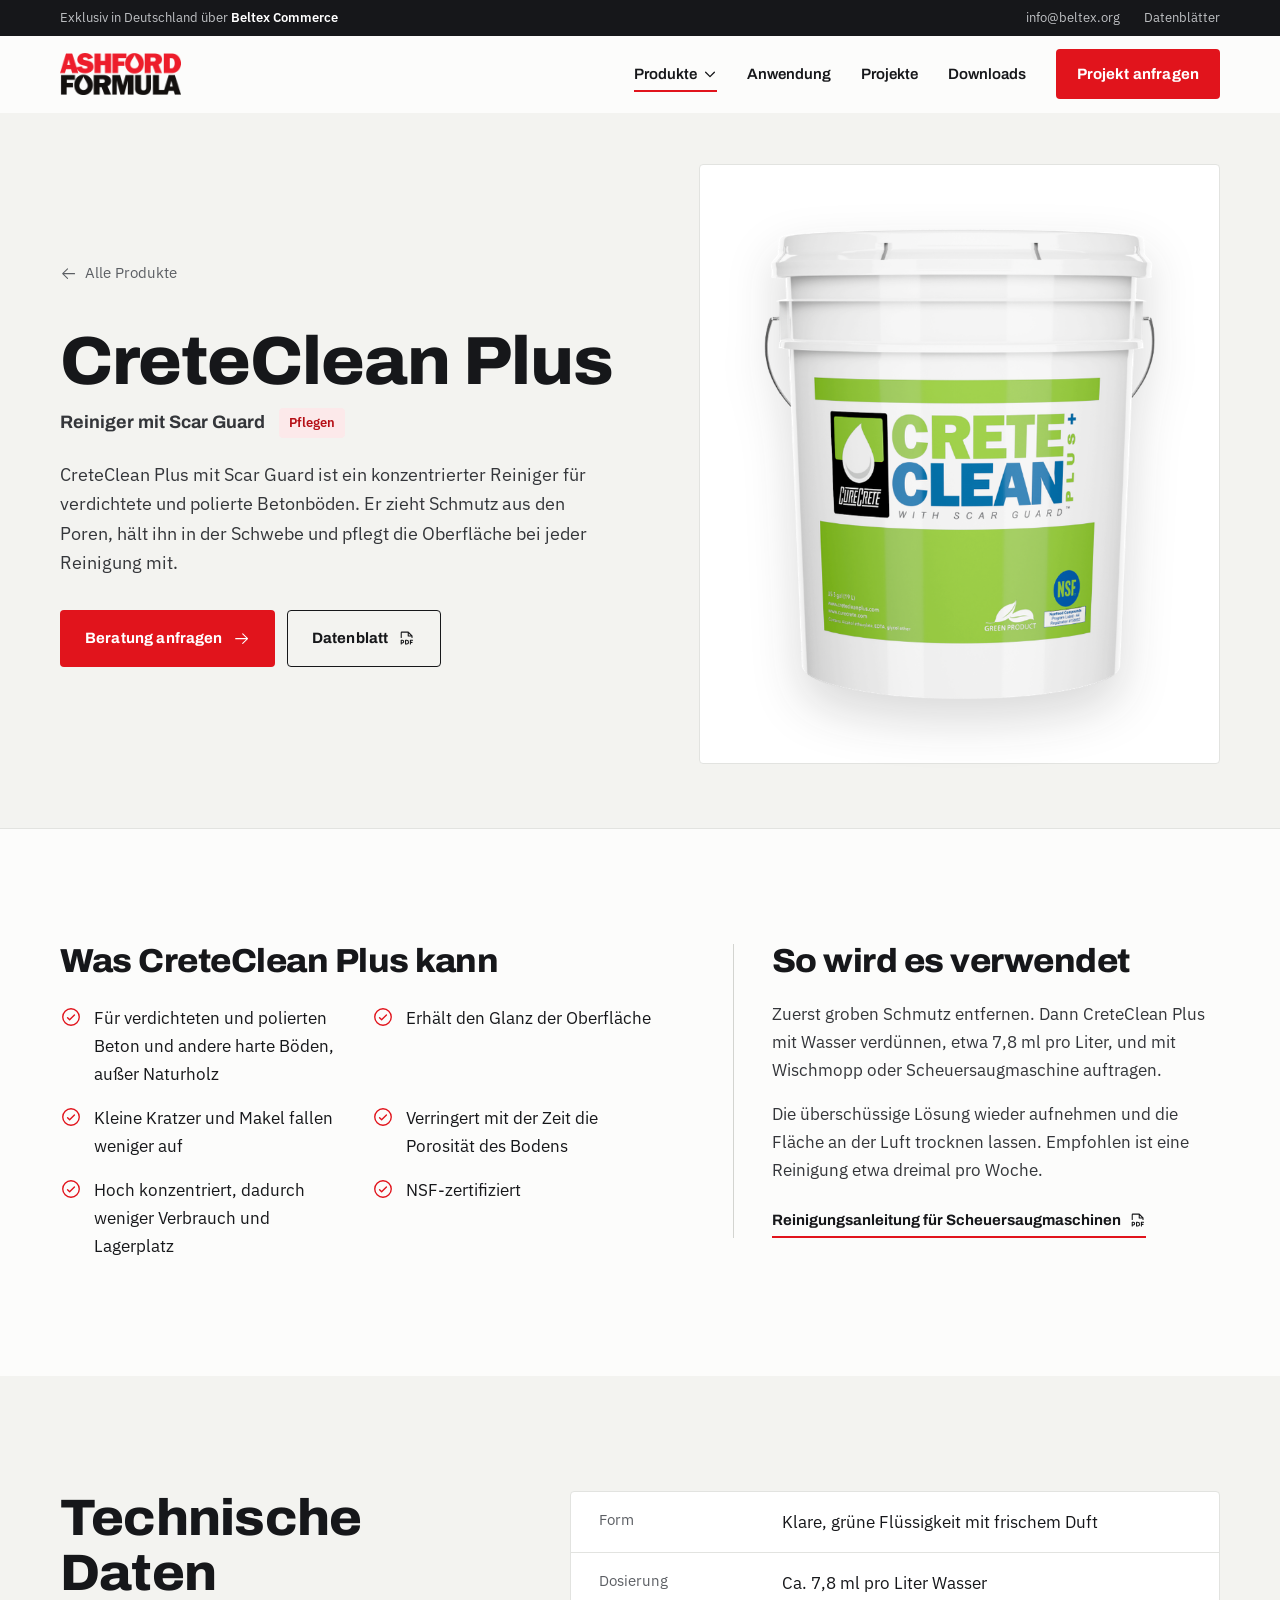
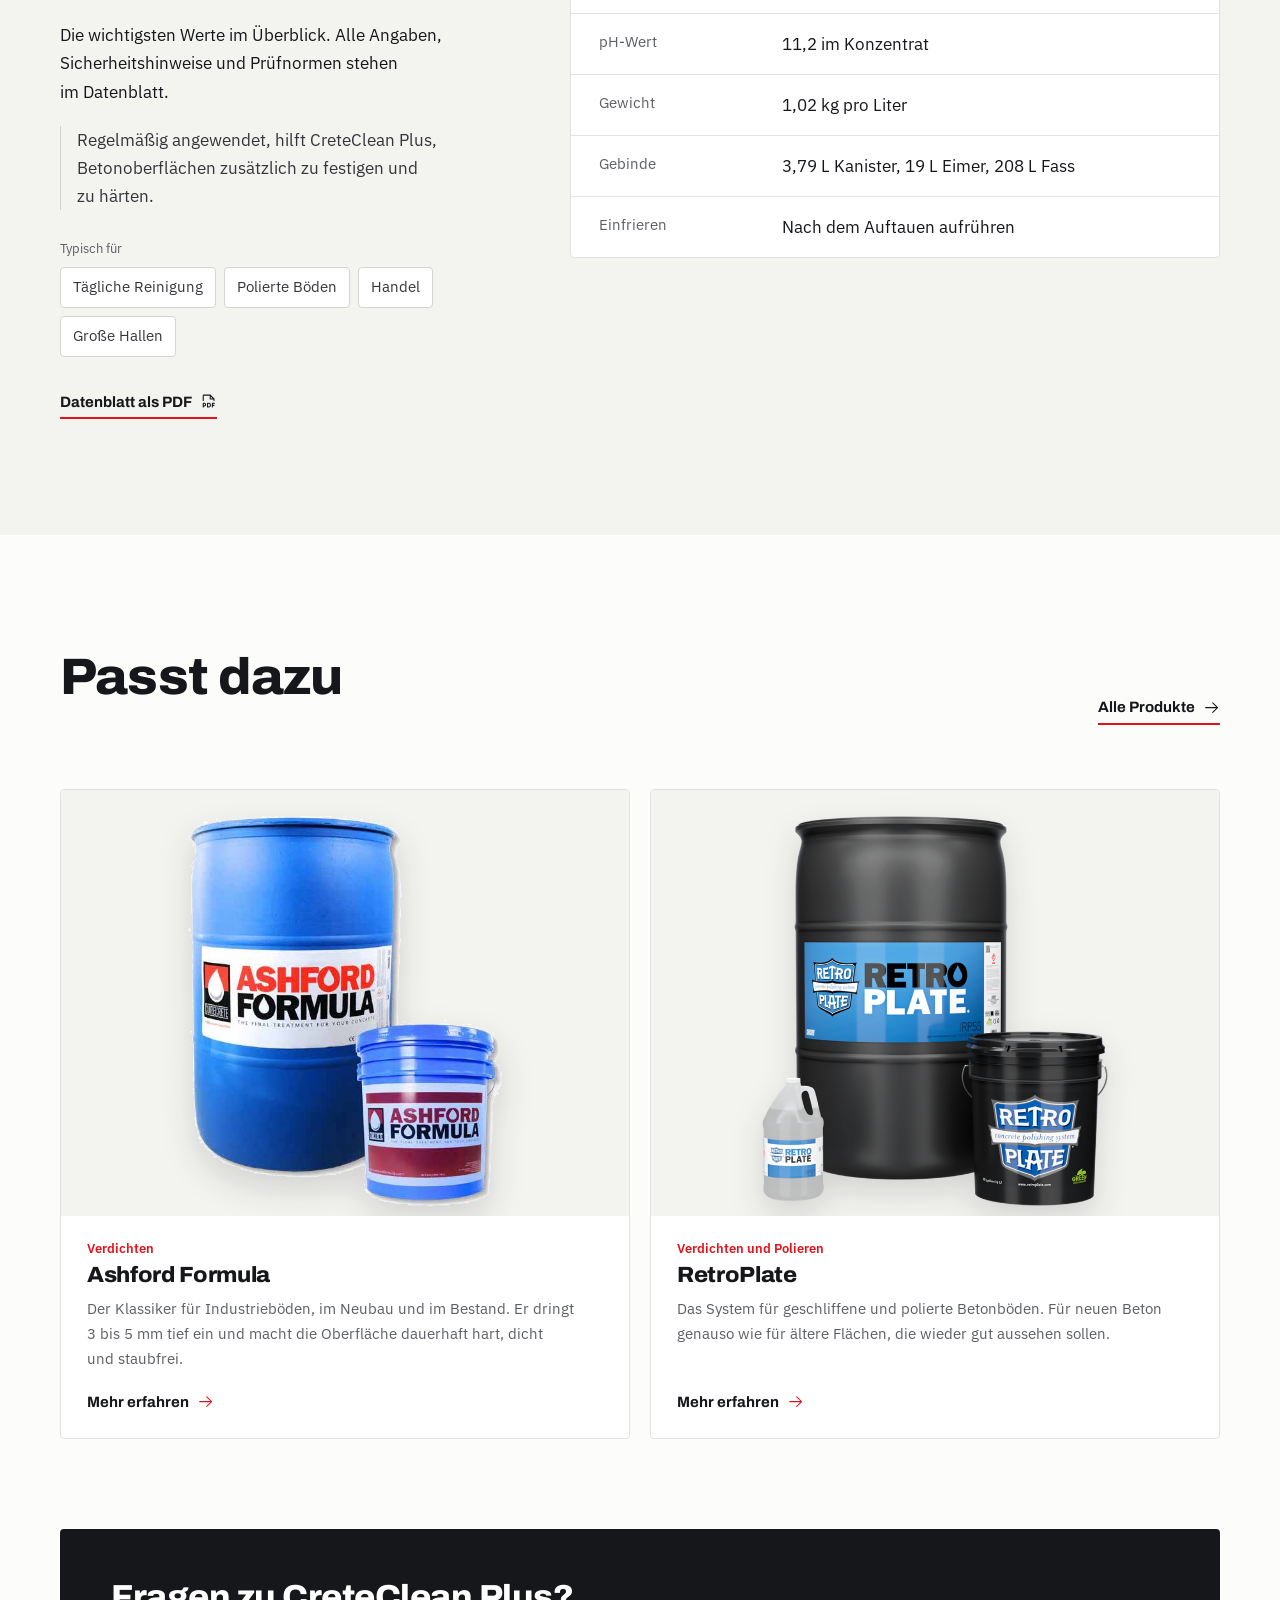
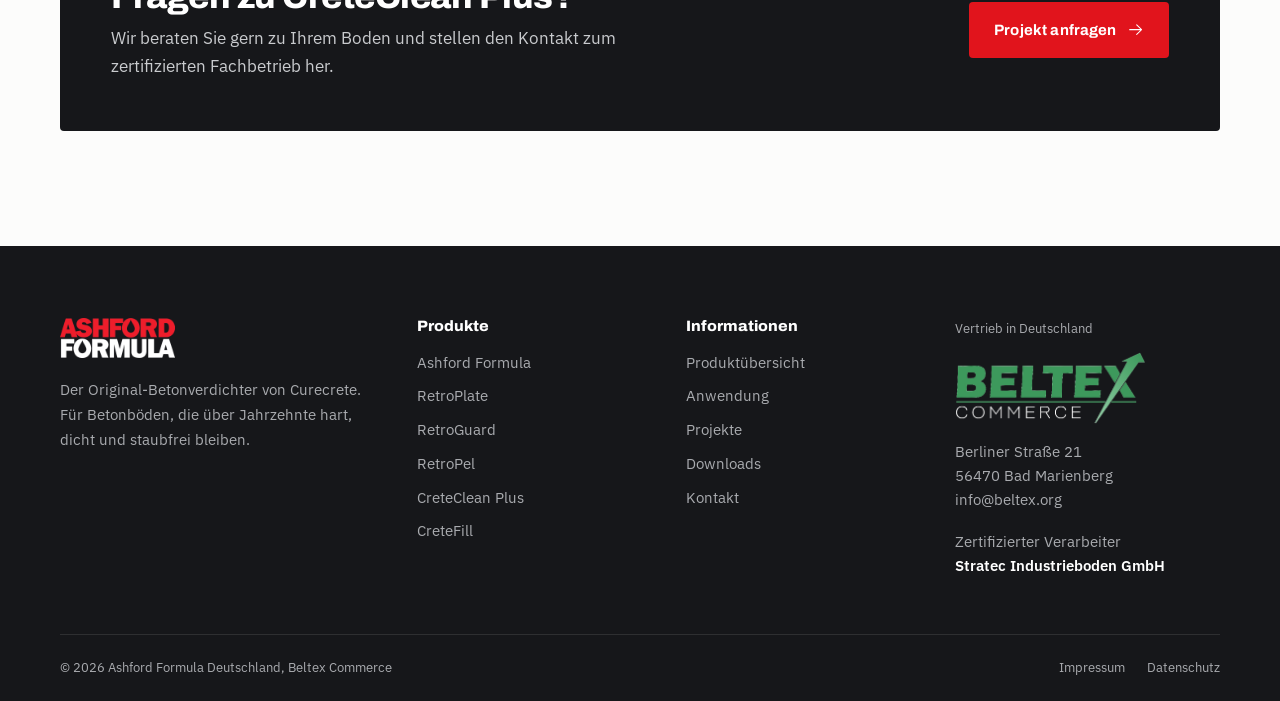
<file: produkte/creteclean/index.html>
<!doctype html>
<html lang="de">
<head>
<meta charset="utf-8">
<meta name="viewport" content="width=device-width, initial-scale=1">
<title>CreteClean Plus | Ashford Formula Deutschland</title>
<meta name="description" content="CreteClean Plus mit Scar Guard ist ein konzentrierter Reiniger für verdichtete und polierte Betonböden. Er zieht Schmutz aus den Poren, hält ihn in der.">
<meta name="theme-color" content="#16171A">
<link rel="preload" href="../../assets/fonts/archivo-latin.woff2" as="font" type="font/woff2" crossorigin>
<link rel="preload" href="../../assets/fonts/plex-latin.woff2" as="font" type="font/woff2" crossorigin>
<link rel="stylesheet" href="../../assets/css/style.css?v=455e66d8">
</head>
<body>
<div class="topbar">
  <div class="wrap">
    <span>Exklusiv in Deutschland über <strong>Beltex Commerce</strong></span>
    <nav aria-label="Service"><a href="mailto:info@beltex.org">info@beltex.org</a><a href="../../downloads/">Datenblätter</a></nav>
  </div>
</div>
<header class="header" id="header">
  <div class="wrap">
    <a href="../.././" class="logo" aria-label="Ashford Formula, zur Startseite"><img src="../../assets/ashford-formula-logo.png" alt="Ashford Formula" width="1128" height="392"></a>
    <nav class="nav" id="nav" aria-label="Hauptmenü">
      <div class="dd">
        <a href="../../produkte/" class="dd__toggle" aria-current="page">Produkte <svg class="icon" viewBox="0 0 256 256" aria-hidden="true"><path d="M216.49,104.49l-80,80a12,12,0,0,1-17,0l-80-80a12,12,0,0,1,17-17L128,159l71.51-71.52a12,12,0,0,1,17,17Z"/></svg></a>
        <div class="dd__menu">
          <a href="../../produkte/" class="dd__all">Alle Produkte im Überblick</a>
          <a href="../../produkte/ashford-formula/"><b>Ashford Formula</b><small>Verdichten</small></a><a href="../../produkte/retroplate/"><b>RetroPlate</b><small>Verdichten und Polieren</small></a><a href="../../produkte/retroguard/"><b>RetroGuard</b><small>Schützen</small></a><a href="../../produkte/retropel/"><b>RetroPel</b><small>Schützen</small></a><a href="../../produkte/creteclean/"><b>CreteClean Plus</b><small>Pflegen</small></a><a href="../../produkte/cretefill/"><b>CreteFill</b><small>Reparieren</small></a>
        </div>
      </div>
      <a href="../../anwendung/">Anwendung</a>
      <a href="../../projekte/">Projekte</a>
      <a href="../../downloads/">Downloads</a>
      <a href="../../kontakt/" class="btn btn--red">Projekt anfragen</a>
    </nav>
    <button class="burger" id="burger" aria-label="Menü öffnen" aria-expanded="false" aria-controls="nav"><span></span><span></span><span></span></button>
  </div>
</header>

<main>
<section class="phero">
  <div class="wrap phero__grid">
    <div class="phero__txt">
      <a href="../../produkte/#creteclean" class="phero__back"><svg class="icon" viewBox="0 0 256 256" aria-hidden="true"><path d="M224,128a8,8,0,0,1-8,8H59.31l58.35,58.34a8,8,0,0,1-11.32,11.32l-72-72a8,8,0,0,1,0-11.32l72-72a8,8,0,0,1,11.32,11.32L59.31,120H216A8,8,0,0,1,224,128Z"/></svg> Alle Produkte</a>
      <h1>CreteClean Plus</h1>
      <p class="phero__sub">Reiniger mit Scar Guard <span>Pflegen</span></p>
      <p class="lead">CreteClean Plus mit Scar Guard ist ein konzentrierter Reiniger für verdichtete und polierte Betonböden. Er zieht Schmutz aus den Poren, hält ihn in der Schwebe und pflegt die Oberfläche bei jeder Reinigung mit.</p>
      <div class="phero__cta">
        <a href="../../kontakt/" class="btn btn--red">Beratung anfragen <svg class="icon" viewBox="0 0 256 256" aria-hidden="true"><path d="M221.66,133.66l-72,72a8,8,0,0,1-11.32-11.32L196.69,136H40a8,8,0,0,1,0-16H196.69L138.34,61.66a8,8,0,0,1,11.32-11.32l72,72A8,8,0,0,1,221.66,133.66Z"/></svg></a>
        <a href="../../downloads/datenblatt-creteclean.pdf" target="_blank" rel="noopener" class="btn btn--line">Datenblatt <svg class="icon" viewBox="0 0 256 256" aria-hidden="true"><path d="M224,152a8,8,0,0,1-8,8H192v16h16a8,8,0,0,1,0,16H192v16a8,8,0,0,1-16,0V152a8,8,0,0,1,8-8h32A8,8,0,0,1,224,152ZM92,172a28,28,0,0,1-28,28H56v8a8,8,0,0,1-16,0V152a8,8,0,0,1,8-8H64A28,28,0,0,1,92,172Zm-16,0a12,12,0,0,0-12-12H56v24h8A12,12,0,0,0,76,172Zm88,8a36,36,0,0,1-36,36H112a8,8,0,0,1-8-8V152a8,8,0,0,1,8-8h16A36,36,0,0,1,164,180Zm-16,0a20,20,0,0,0-20-20h-8v40h8A20,20,0,0,0,148,180ZM40,112V40A16,16,0,0,1,56,24h96a8,8,0,0,1,5.66,2.34l56,56A8,8,0,0,1,216,88v24a8,8,0,0,1-16,0V96H152a8,8,0,0,1-8-8V40H56v72a8,8,0,0,1-16,0ZM160,80h28.69L160,51.31Z"/></svg></a>
      </div>
    </div>
    <div class="phero__img"><img src="../../assets/packshot-creteclean.png" alt="CreteClean Plus, Gebinde"></div>
  </div>
</section>

<section class="sec">
  <div class="wrap">
    
    <div class="pinfo">
      <div class="reveal">
        <h2 class="h2">Was CreteClean Plus kann</h2>
        <ul class="ticks ticks--2"><li><svg class="icon" viewBox="0 0 256 256" aria-hidden="true"><path d="M173.66,98.34a8,8,0,0,1,0,11.32l-56,56a8,8,0,0,1-11.32,0l-24-24a8,8,0,0,1,11.32-11.32L112,148.69l50.34-50.35A8,8,0,0,1,173.66,98.34ZM232,128A104,104,0,1,1,128,24,104.11,104.11,0,0,1,232,128Zm-16,0a88,88,0,1,0-88,88A88.1,88.1,0,0,0,216,128Z"/></svg>Für verdichteten und polierten Beton und andere harte Böden, außer Naturholz</li><li><svg class="icon" viewBox="0 0 256 256" aria-hidden="true"><path d="M173.66,98.34a8,8,0,0,1,0,11.32l-56,56a8,8,0,0,1-11.32,0l-24-24a8,8,0,0,1,11.32-11.32L112,148.69l50.34-50.35A8,8,0,0,1,173.66,98.34ZM232,128A104,104,0,1,1,128,24,104.11,104.11,0,0,1,232,128Zm-16,0a88,88,0,1,0-88,88A88.1,88.1,0,0,0,216,128Z"/></svg>Erhält den Glanz der Oberfläche</li><li><svg class="icon" viewBox="0 0 256 256" aria-hidden="true"><path d="M173.66,98.34a8,8,0,0,1,0,11.32l-56,56a8,8,0,0,1-11.32,0l-24-24a8,8,0,0,1,11.32-11.32L112,148.69l50.34-50.35A8,8,0,0,1,173.66,98.34ZM232,128A104,104,0,1,1,128,24,104.11,104.11,0,0,1,232,128Zm-16,0a88,88,0,1,0-88,88A88.1,88.1,0,0,0,216,128Z"/></svg>Kleine Kratzer und Makel fallen weniger auf</li><li><svg class="icon" viewBox="0 0 256 256" aria-hidden="true"><path d="M173.66,98.34a8,8,0,0,1,0,11.32l-56,56a8,8,0,0,1-11.32,0l-24-24a8,8,0,0,1,11.32-11.32L112,148.69l50.34-50.35A8,8,0,0,1,173.66,98.34ZM232,128A104,104,0,1,1,128,24,104.11,104.11,0,0,1,232,128Zm-16,0a88,88,0,1,0-88,88A88.1,88.1,0,0,0,216,128Z"/></svg>Verringert mit der Zeit die Porosität des Bodens</li><li><svg class="icon" viewBox="0 0 256 256" aria-hidden="true"><path d="M173.66,98.34a8,8,0,0,1,0,11.32l-56,56a8,8,0,0,1-11.32,0l-24-24a8,8,0,0,1,11.32-11.32L112,148.69l50.34-50.35A8,8,0,0,1,173.66,98.34ZM232,128A104,104,0,1,1,128,24,104.11,104.11,0,0,1,232,128Zm-16,0a88,88,0,1,0-88,88A88.1,88.1,0,0,0,216,128Z"/></svg>Hoch konzentriert, dadurch weniger Verbrauch und Lagerplatz</li><li><svg class="icon" viewBox="0 0 256 256" aria-hidden="true"><path d="M173.66,98.34a8,8,0,0,1,0,11.32l-56,56a8,8,0,0,1-11.32,0l-24-24a8,8,0,0,1,11.32-11.32L112,148.69l50.34-50.35A8,8,0,0,1,173.66,98.34ZM232,128A104,104,0,1,1,128,24,104.11,104.11,0,0,1,232,128Zm-16,0a88,88,0,1,0-88,88A88.1,88.1,0,0,0,216,128Z"/></svg>NSF-zertifiziert</li></ul>
      </div>
      <div class="pinfo__how reveal reveal-d1">
        <h2 class="h2">So wird es verwendet</h2>
        <p>Zuerst groben Schmutz entfernen. Dann CreteClean Plus mit Wasser verdünnen, etwa 7,8 ml pro Liter, und mit Wischmopp oder Scheuersaugmaschine auftragen.</p><p>Die überschüssige Lösung wieder aufnehmen und die Fläche an der Luft trocknen lassen. Empfohlen ist eine Reinigung etwa dreimal pro Woche.</p><a href="../../downloads/reinigungsanleitung-creteclean.pdf" class="textlink" target="_blank" rel="noopener">Reinigungsanleitung für Scheuersaugmaschinen <svg class="icon" viewBox="0 0 256 256" aria-hidden="true"><path d="M224,152a8,8,0,0,1-8,8H192v16h16a8,8,0,0,1,0,16H192v16a8,8,0,0,1-16,0V152a8,8,0,0,1,8-8h32A8,8,0,0,1,224,152ZM92,172a28,28,0,0,1-28,28H56v8a8,8,0,0,1-16,0V152a8,8,0,0,1,8-8H64A28,28,0,0,1,92,172Zm-16,0a12,12,0,0,0-12-12H56v24h8A12,12,0,0,0,76,172Zm88,8a36,36,0,0,1-36,36H112a8,8,0,0,1-8-8V152a8,8,0,0,1,8-8h16A36,36,0,0,1,164,180Zm-16,0a20,20,0,0,0-20-20h-8v40h8A20,20,0,0,0,148,180ZM40,112V40A16,16,0,0,1,56,24h96a8,8,0,0,1,5.66,2.34l56,56A8,8,0,0,1,216,88v24a8,8,0,0,1-16,0V96H152a8,8,0,0,1-8-8V40H56v72a8,8,0,0,1-16,0ZM160,80h28.69L160,51.31Z"/></svg></a>
      </div>
    </div>
  </div>
</section>

<section class="sec sec--concrete">
  <div class="wrap pspec">
    <div class="reveal">
      <h2 class="h2">Technische Daten</h2>
      <p>Die wichtigsten Werte im Überblick. Alle Angaben, Sicherheitshinweise und Prüfnormen stehen im Datenblatt.</p>
      <p class="pspec__note">Regelmäßig angewendet, hilft CreteClean Plus, Betonoberflächen zusätzlich zu festigen und zu härten.</p>
      <div class="pspec__uses"><span>Typisch für</span><ul class="chips"><li>Tägliche Reinigung</li><li>Polierte Böden</li><li>Handel</li><li>Große Hallen</li></ul></div>
      <a href="../../downloads/datenblatt-creteclean.pdf" target="_blank" rel="noopener" class="textlink">Datenblatt als PDF <svg class="icon" viewBox="0 0 256 256" aria-hidden="true"><path d="M224,152a8,8,0,0,1-8,8H192v16h16a8,8,0,0,1,0,16H192v16a8,8,0,0,1-16,0V152a8,8,0,0,1,8-8h32A8,8,0,0,1,224,152ZM92,172a28,28,0,0,1-28,28H56v8a8,8,0,0,1-16,0V152a8,8,0,0,1,8-8H64A28,28,0,0,1,92,172Zm-16,0a12,12,0,0,0-12-12H56v24h8A12,12,0,0,0,76,172Zm88,8a36,36,0,0,1-36,36H112a8,8,0,0,1-8-8V152a8,8,0,0,1,8-8h16A36,36,0,0,1,164,180Zm-16,0a20,20,0,0,0-20-20h-8v40h8A20,20,0,0,0,148,180ZM40,112V40A16,16,0,0,1,56,24h96a8,8,0,0,1,5.66,2.34l56,56A8,8,0,0,1,216,88v24a8,8,0,0,1-16,0V96H152a8,8,0,0,1-8-8V40H56v72a8,8,0,0,1-16,0ZM160,80h28.69L160,51.31Z"/></svg></a>
    </div>
    <dl class="spec reveal reveal-d1"><div><dt>Form</dt><dd>Klare, grüne Flüssigkeit mit frischem Duft</dd></div><div><dt>Dosierung</dt><dd>Ca. 7,8 ml pro Liter Wasser</dd></div><div><dt>pH-Wert</dt><dd>11,2 im Konzentrat</dd></div><div><dt>Gewicht</dt><dd>1,02 kg pro Liter</dd></div><div><dt>Gebinde</dt><dd>3,79 L Kanister, 19 L Eimer, 208 L Fass</dd></div><div><dt>Einfrieren</dt><dd>Nach dem Auftauen aufrühren</dd></div></dl>
  </div>
</section>

<section class="sec">
  <div class="wrap">
    <div class="sec-head sec-head--row reveal">
      <div><h2 class="h2">Passt dazu</h2></div>
      <a href="../../produkte/" class="textlink">Alle Produkte <svg class="icon" viewBox="0 0 256 256" aria-hidden="true"><path d="M221.66,133.66l-72,72a8,8,0,0,1-11.32-11.32L196.69,136H40a8,8,0,0,1,0-16H196.69L138.34,61.66a8,8,0,0,1,11.32-11.32l72,72A8,8,0,0,1,221.66,133.66Z"/></svg></a>
    </div>
    <div class="products products--2">
      <article class="product reveal">
        <div class="product__img"><img src="../../assets/packshot-ashford.png" alt="Ashford Formula" loading="lazy"></div>
        <div class="product__body">
          <span class="product__cat">Verdichten</span>
          <h3><a href="../../produkte/ashford-formula/">Ashford Formula</a></h3>
          <p>Der Klassiker für Industrieböden, im Neubau und im Bestand. Er dringt 3 bis 5 mm tief ein und macht die Oberfläche dauerhaft hart, dicht und staubfrei.</p>
          <span class="product__more">Mehr erfahren <svg class="icon" viewBox="0 0 256 256" aria-hidden="true"><path d="M221.66,133.66l-72,72a8,8,0,0,1-11.32-11.32L196.69,136H40a8,8,0,0,1,0-16H196.69L138.34,61.66a8,8,0,0,1,11.32-11.32l72,72A8,8,0,0,1,221.66,133.66Z"/></svg></span>
        </div>
      </article>
      <article class="product reveal reveal-d1">
        <div class="product__img"><img src="../../assets/packshot-retroplate.png" alt="RetroPlate" loading="lazy"></div>
        <div class="product__body">
          <span class="product__cat">Verdichten und Polieren</span>
          <h3><a href="../../produkte/retroplate/">RetroPlate</a></h3>
          <p>Das System für geschliffene und polierte Betonböden. Für neuen Beton genauso wie für ältere Flächen, die wieder gut aussehen sollen.</p>
          <span class="product__more">Mehr erfahren <svg class="icon" viewBox="0 0 256 256" aria-hidden="true"><path d="M221.66,133.66l-72,72a8,8,0,0,1-11.32-11.32L196.69,136H40a8,8,0,0,1,0-16H196.69L138.34,61.66a8,8,0,0,1,11.32-11.32l72,72A8,8,0,0,1,221.66,133.66Z"/></svg></span>
        </div>
      </article>
    </div>
    <div class="spacer"></div>
    <div class="cta-band reveal">
      <div>
        <h2>Fragen zu CreteClean Plus?</h2>
        <p>Wir beraten Sie gern zu Ihrem Boden und stellen den Kontakt zum zertifizierten Fachbetrieb her.</p>
      </div>
      <a href="../../kontakt/" class="btn btn--red">Projekt anfragen <svg class="icon" viewBox="0 0 256 256" aria-hidden="true"><path d="M221.66,133.66l-72,72a8,8,0,0,1-11.32-11.32L196.69,136H40a8,8,0,0,1,0-16H196.69L138.34,61.66a8,8,0,0,1,11.32-11.32l72,72A8,8,0,0,1,221.66,133.66Z"/></svg></a>
    </div>
  </div>
</section>
</main>
<footer class="footer">
  <div class="wrap">
    <div class="footer__top">
      <div class="footer__brand">
        <img src="../../assets/ashford-formula-logo-weiss.png" alt="Ashford Formula" width="1128" height="392">
        <p>Der Original-Betonverdichter von Curecrete. Für Betonböden, die über Jahrzehnte hart, dicht und staubfrei bleiben.</p>
      </div>
      <div>
        <h2 class="fh">Produkte</h2>
        <ul><li><a href="../../produkte/ashford-formula/">Ashford Formula</a></li><li><a href="../../produkte/retroplate/">RetroPlate</a></li><li><a href="../../produkte/retroguard/">RetroGuard</a></li><li><a href="../../produkte/retropel/">RetroPel</a></li><li><a href="../../produkte/creteclean/">CreteClean Plus</a></li><li><a href="../../produkte/cretefill/">CreteFill</a></li></ul>
      </div>
      <div>
        <h2 class="fh">Informationen</h2>
        <ul><li><a href="../../produkte/">Produktübersicht</a></li><li><a href="../../anwendung/">Anwendung</a></li><li><a href="../../projekte/">Projekte</a></li><li><a href="../../downloads/">Downloads</a></li><li><a href="../../kontakt/">Kontakt</a></li></ul>
      </div>
      <div class="footer__partner">
        <small>Vertrieb in Deutschland</small>
        <img src="../../assets/beltex-commerce-logo-weiss.png" alt="Beltex Commerce">
        <p>Berliner Straße 21<br>56470 Bad Marienberg<br><a href="mailto:info@beltex.org">info@beltex.org</a></p>
        <p class="sub">Zertifizierter Verarbeiter<br><a href="https://www.stratec-industrieboden.de/" target="_blank" rel="noopener">Stratec Industrieboden GmbH</a></p>
      </div>
    </div>
    <div class="footer__bottom">
      <span>© 2026 Ashford Formula Deutschland, Beltex Commerce</span>
      <nav aria-label="Rechtliches"><a href="../../impressum/">Impressum</a><a href="../../datenschutz/">Datenschutz</a></nav>
    </div>
  </div>
</footer>
<div class="lightbox" id="lightbox" role="dialog" aria-label="Bildansicht"><button aria-label="Schließen"><svg class="icon" viewBox="0 0 256 256" aria-hidden="true"><path d="M205.66,194.34a8,8,0,0,1-11.32,11.32L128,139.31,61.66,205.66a8,8,0,0,1-11.32-11.32L116.69,128,50.34,61.66A8,8,0,0,1,61.66,50.34L128,116.69l66.34-66.35a8,8,0,0,1,11.32,11.32L139.31,128Z"/></svg></button></div>
<div class="toast" id="toast" role="status"></div>
<script src="../../assets/js/main.js?v=ea25cb96"></script>
</body>
</html>
</file>
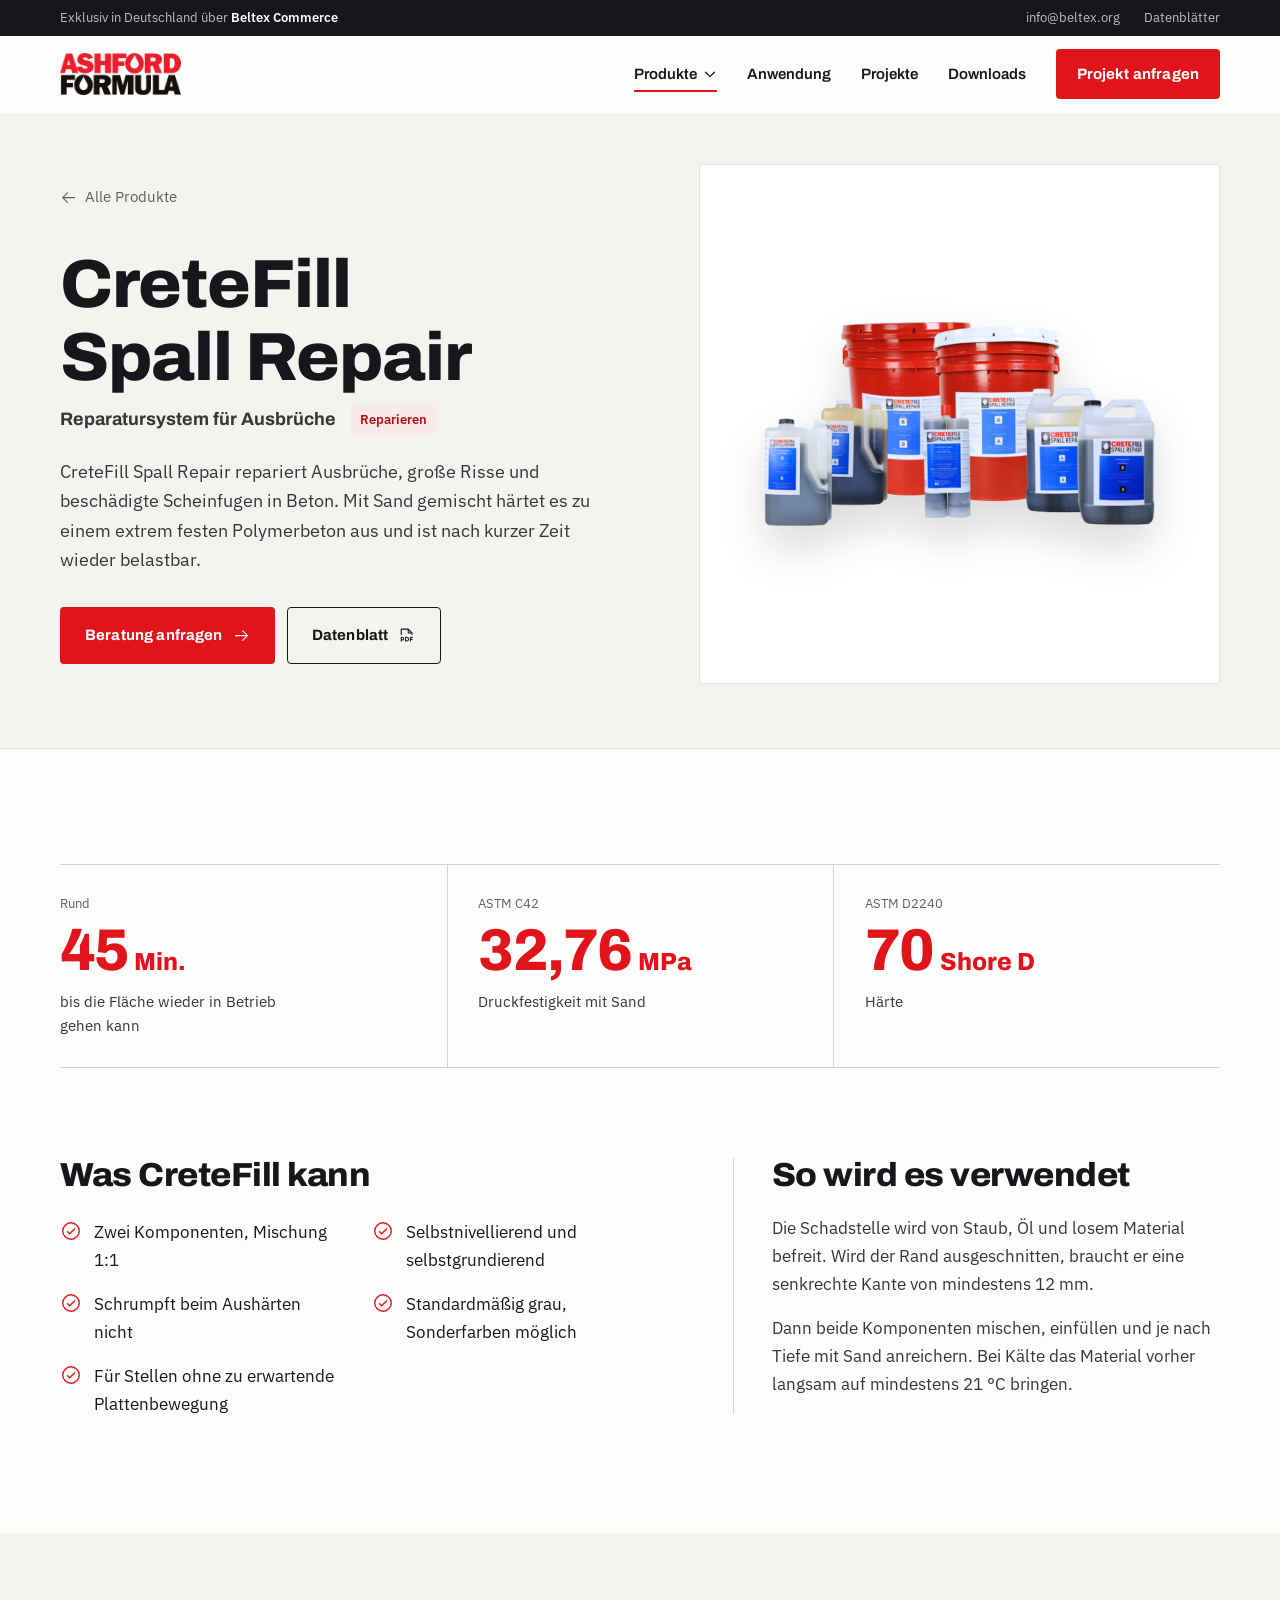
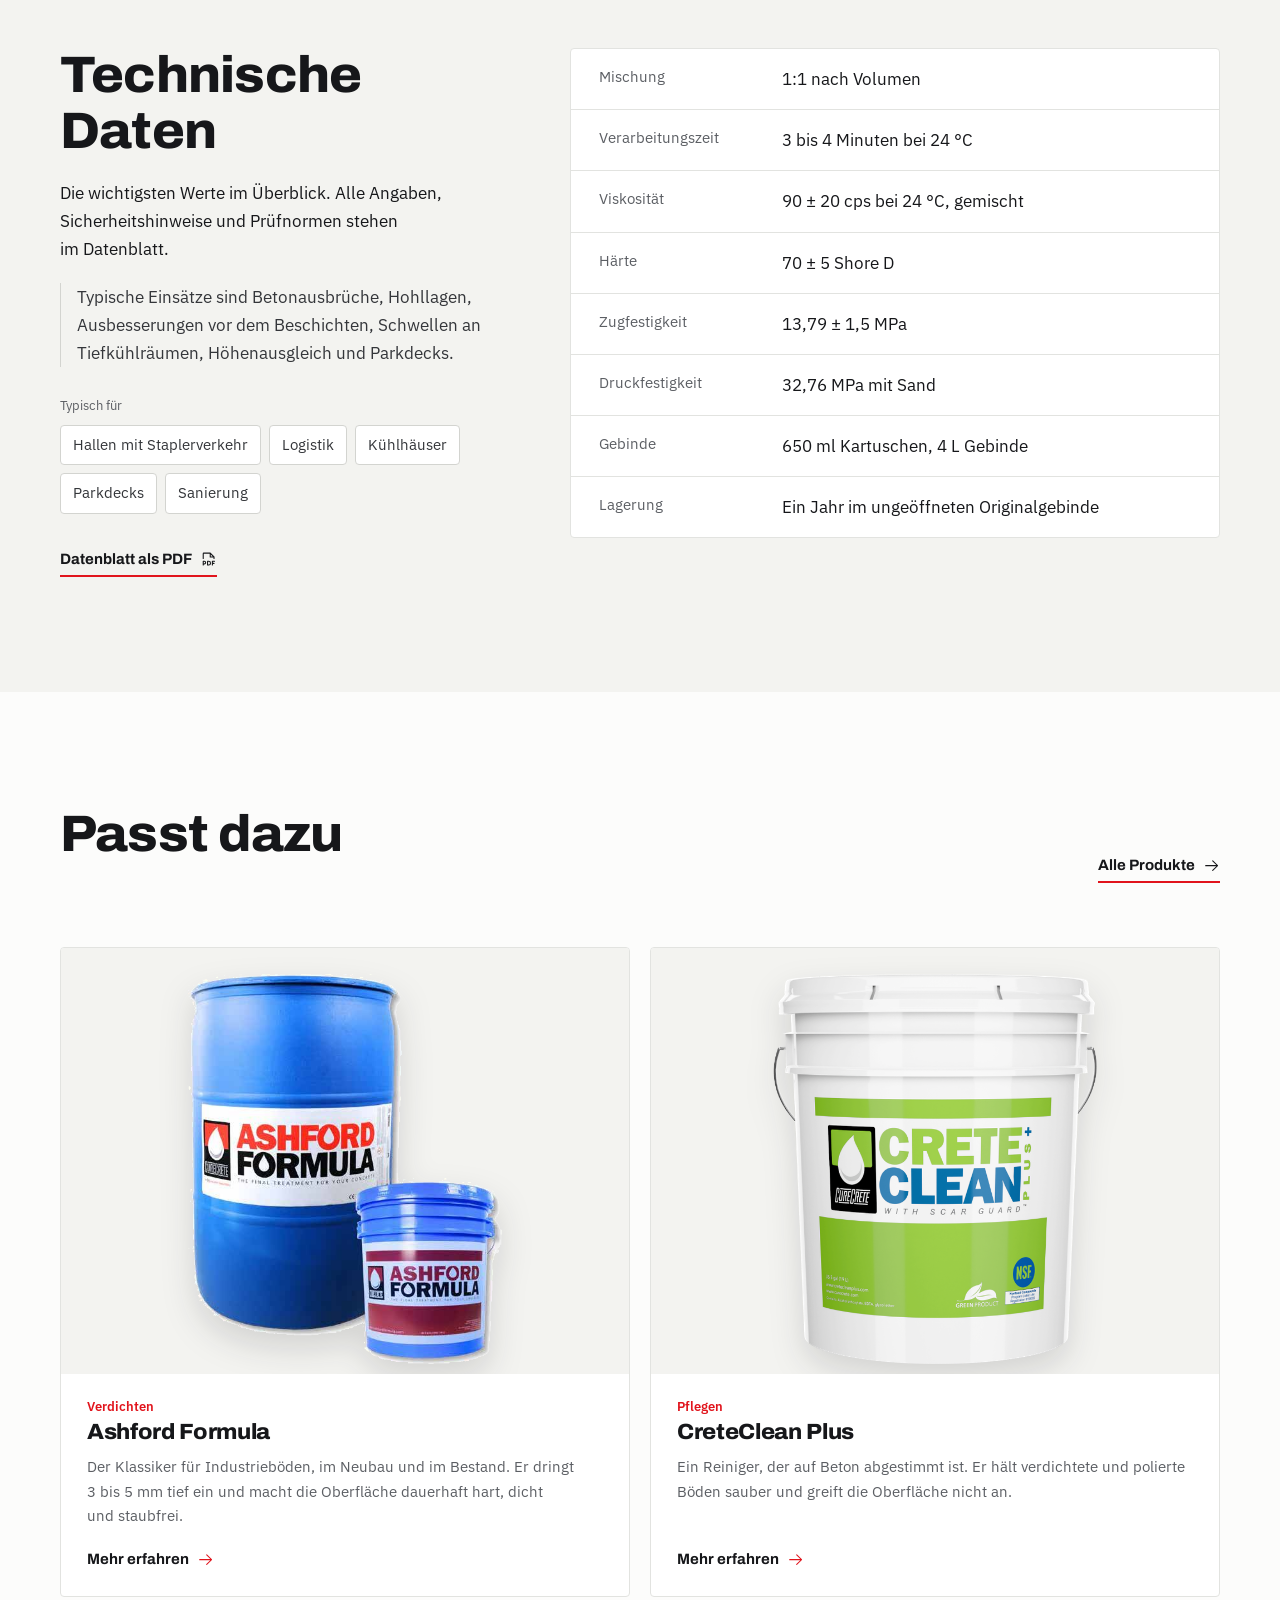
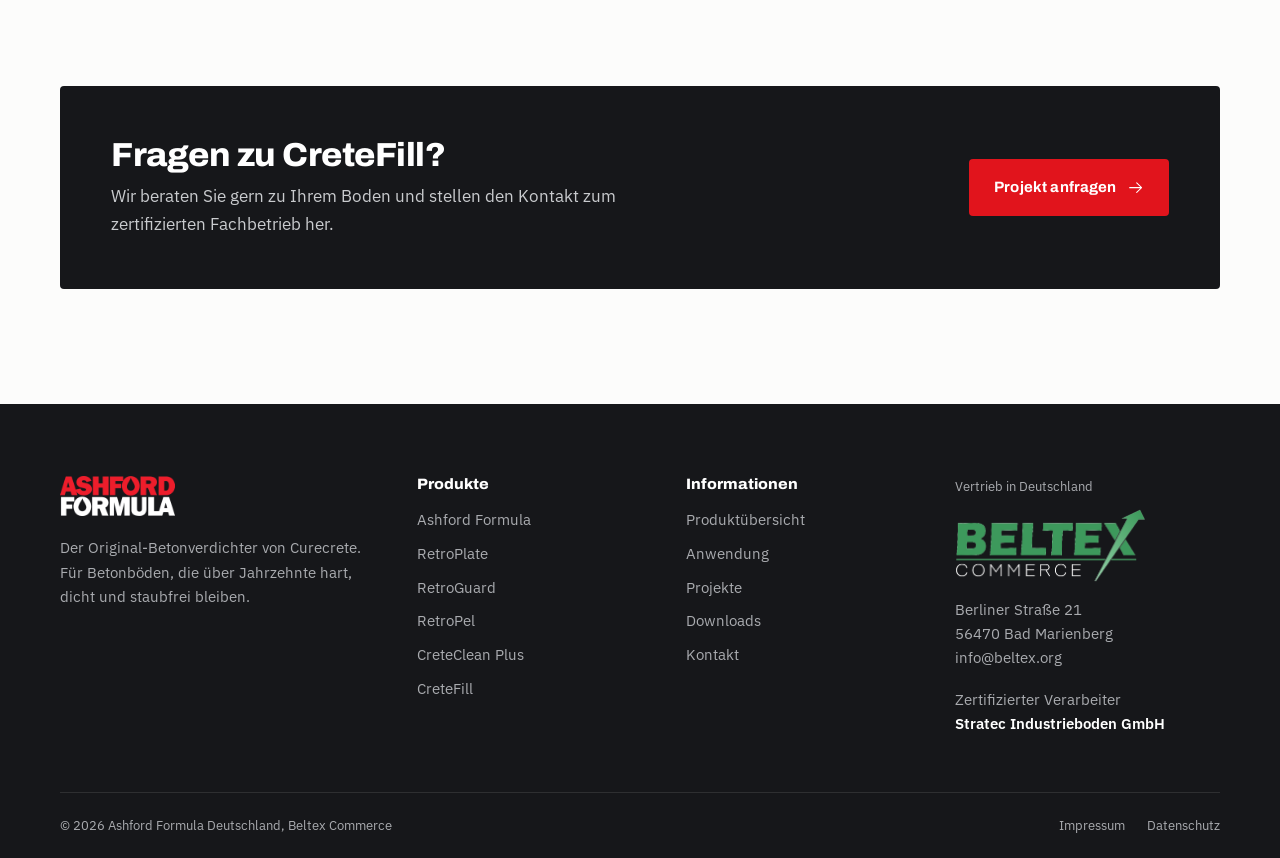
<file: produkte/cretefill/index.html>
<!doctype html>
<html lang="de">
<head>
<meta charset="utf-8">
<meta name="viewport" content="width=device-width, initial-scale=1">
<title>CreteFill Spall Repair | Ashford Formula Deutschland</title>
<meta name="description" content="CreteFill Spall Repair repariert Ausbrüche, große Risse und beschädigte Scheinfugen in Beton. Mit Sand gemischt härtet es zu einem extrem festen.">
<meta name="theme-color" content="#16171A">
<link rel="preload" href="../../assets/fonts/archivo-latin.woff2" as="font" type="font/woff2" crossorigin>
<link rel="preload" href="../../assets/fonts/plex-latin.woff2" as="font" type="font/woff2" crossorigin>
<link rel="stylesheet" href="../../assets/css/style.css?v=455e66d8">
</head>
<body>
<div class="topbar">
  <div class="wrap">
    <span>Exklusiv in Deutschland über <strong>Beltex Commerce</strong></span>
    <nav aria-label="Service"><a href="mailto:info@beltex.org">info@beltex.org</a><a href="../../downloads/">Datenblätter</a></nav>
  </div>
</div>
<header class="header" id="header">
  <div class="wrap">
    <a href="../.././" class="logo" aria-label="Ashford Formula, zur Startseite"><img src="../../assets/ashford-formula-logo.png" alt="Ashford Formula" width="1128" height="392"></a>
    <nav class="nav" id="nav" aria-label="Hauptmenü">
      <div class="dd">
        <a href="../../produkte/" class="dd__toggle" aria-current="page">Produkte <svg class="icon" viewBox="0 0 256 256" aria-hidden="true"><path d="M216.49,104.49l-80,80a12,12,0,0,1-17,0l-80-80a12,12,0,0,1,17-17L128,159l71.51-71.52a12,12,0,0,1,17,17Z"/></svg></a>
        <div class="dd__menu">
          <a href="../../produkte/" class="dd__all">Alle Produkte im Überblick</a>
          <a href="../../produkte/ashford-formula/"><b>Ashford Formula</b><small>Verdichten</small></a><a href="../../produkte/retroplate/"><b>RetroPlate</b><small>Verdichten und Polieren</small></a><a href="../../produkte/retroguard/"><b>RetroGuard</b><small>Schützen</small></a><a href="../../produkte/retropel/"><b>RetroPel</b><small>Schützen</small></a><a href="../../produkte/creteclean/"><b>CreteClean Plus</b><small>Pflegen</small></a><a href="../../produkte/cretefill/"><b>CreteFill</b><small>Reparieren</small></a>
        </div>
      </div>
      <a href="../../anwendung/">Anwendung</a>
      <a href="../../projekte/">Projekte</a>
      <a href="../../downloads/">Downloads</a>
      <a href="../../kontakt/" class="btn btn--red">Projekt anfragen</a>
    </nav>
    <button class="burger" id="burger" aria-label="Menü öffnen" aria-expanded="false" aria-controls="nav"><span></span><span></span><span></span></button>
  </div>
</header>

<main>
<section class="phero">
  <div class="wrap phero__grid">
    <div class="phero__txt">
      <a href="../../produkte/#cretefill" class="phero__back"><svg class="icon" viewBox="0 0 256 256" aria-hidden="true"><path d="M224,128a8,8,0,0,1-8,8H59.31l58.35,58.34a8,8,0,0,1-11.32,11.32l-72-72a8,8,0,0,1,0-11.32l72-72a8,8,0,0,1,11.32,11.32L59.31,120H216A8,8,0,0,1,224,128Z"/></svg> Alle Produkte</a>
      <h1>CreteFill Spall Repair</h1>
      <p class="phero__sub">Reparatursystem für Ausbrüche <span>Reparieren</span></p>
      <p class="lead">CreteFill Spall Repair repariert Ausbrüche, große Risse und beschädigte Scheinfugen in Beton. Mit Sand gemischt härtet es zu einem extrem festen Polymerbeton aus und ist nach kurzer Zeit wieder belastbar.</p>
      <div class="phero__cta">
        <a href="../../kontakt/" class="btn btn--red">Beratung anfragen <svg class="icon" viewBox="0 0 256 256" aria-hidden="true"><path d="M221.66,133.66l-72,72a8,8,0,0,1-11.32-11.32L196.69,136H40a8,8,0,0,1,0-16H196.69L138.34,61.66a8,8,0,0,1,11.32-11.32l72,72A8,8,0,0,1,221.66,133.66Z"/></svg></a>
        <a href="../../downloads/datenblatt-cretefill.pdf" target="_blank" rel="noopener" class="btn btn--line">Datenblatt <svg class="icon" viewBox="0 0 256 256" aria-hidden="true"><path d="M224,152a8,8,0,0,1-8,8H192v16h16a8,8,0,0,1,0,16H192v16a8,8,0,0,1-16,0V152a8,8,0,0,1,8-8h32A8,8,0,0,1,224,152ZM92,172a28,28,0,0,1-28,28H56v8a8,8,0,0,1-16,0V152a8,8,0,0,1,8-8H64A28,28,0,0,1,92,172Zm-16,0a12,12,0,0,0-12-12H56v24h8A12,12,0,0,0,76,172Zm88,8a36,36,0,0,1-36,36H112a8,8,0,0,1-8-8V152a8,8,0,0,1,8-8h16A36,36,0,0,1,164,180Zm-16,0a20,20,0,0,0-20-20h-8v40h8A20,20,0,0,0,148,180ZM40,112V40A16,16,0,0,1,56,24h96a8,8,0,0,1,5.66,2.34l56,56A8,8,0,0,1,216,88v24a8,8,0,0,1-16,0V96H152a8,8,0,0,1-8-8V40H56v72a8,8,0,0,1-16,0ZM160,80h28.69L160,51.31Z"/></svg></a>
      </div>
    </div>
    <div class="phero__img"><img src="../../assets/packshot-cretefill.png" alt="CreteFill Spall Repair, Gebinde"></div>
  </div>
</section>

<section class="sec">
  <div class="wrap">
    <ul class="pstats reveal"><li><span class="pstat__pre">Rund</span><b class="num">45<small>Min.</small></b><span>bis die Fläche wieder in Betrieb gehen kann</span></li><li><span class="pstat__pre">ASTM C42</span><b class="num">32,76<small>MPa</small></b><span>Druckfestigkeit mit Sand</span></li><li><span class="pstat__pre">ASTM D2240</span><b class="num">70<small>Shore D</small></b><span>Härte</span></li></ul>
    <div class="pinfo">
      <div class="reveal">
        <h2 class="h2">Was CreteFill kann</h2>
        <ul class="ticks ticks--2"><li><svg class="icon" viewBox="0 0 256 256" aria-hidden="true"><path d="M173.66,98.34a8,8,0,0,1,0,11.32l-56,56a8,8,0,0,1-11.32,0l-24-24a8,8,0,0,1,11.32-11.32L112,148.69l50.34-50.35A8,8,0,0,1,173.66,98.34ZM232,128A104,104,0,1,1,128,24,104.11,104.11,0,0,1,232,128Zm-16,0a88,88,0,1,0-88,88A88.1,88.1,0,0,0,216,128Z"/></svg>Zwei Komponenten, Mischung 1:1</li><li><svg class="icon" viewBox="0 0 256 256" aria-hidden="true"><path d="M173.66,98.34a8,8,0,0,1,0,11.32l-56,56a8,8,0,0,1-11.32,0l-24-24a8,8,0,0,1,11.32-11.32L112,148.69l50.34-50.35A8,8,0,0,1,173.66,98.34ZM232,128A104,104,0,1,1,128,24,104.11,104.11,0,0,1,232,128Zm-16,0a88,88,0,1,0-88,88A88.1,88.1,0,0,0,216,128Z"/></svg>Selbstnivellierend und selbstgrundierend</li><li><svg class="icon" viewBox="0 0 256 256" aria-hidden="true"><path d="M173.66,98.34a8,8,0,0,1,0,11.32l-56,56a8,8,0,0,1-11.32,0l-24-24a8,8,0,0,1,11.32-11.32L112,148.69l50.34-50.35A8,8,0,0,1,173.66,98.34ZM232,128A104,104,0,1,1,128,24,104.11,104.11,0,0,1,232,128Zm-16,0a88,88,0,1,0-88,88A88.1,88.1,0,0,0,216,128Z"/></svg>Schrumpft beim Aushärten nicht</li><li><svg class="icon" viewBox="0 0 256 256" aria-hidden="true"><path d="M173.66,98.34a8,8,0,0,1,0,11.32l-56,56a8,8,0,0,1-11.32,0l-24-24a8,8,0,0,1,11.32-11.32L112,148.69l50.34-50.35A8,8,0,0,1,173.66,98.34ZM232,128A104,104,0,1,1,128,24,104.11,104.11,0,0,1,232,128Zm-16,0a88,88,0,1,0-88,88A88.1,88.1,0,0,0,216,128Z"/></svg>Standardmäßig grau, Sonderfarben möglich</li><li><svg class="icon" viewBox="0 0 256 256" aria-hidden="true"><path d="M173.66,98.34a8,8,0,0,1,0,11.32l-56,56a8,8,0,0,1-11.32,0l-24-24a8,8,0,0,1,11.32-11.32L112,148.69l50.34-50.35A8,8,0,0,1,173.66,98.34ZM232,128A104,104,0,1,1,128,24,104.11,104.11,0,0,1,232,128Zm-16,0a88,88,0,1,0-88,88A88.1,88.1,0,0,0,216,128Z"/></svg>Für Stellen ohne zu erwartende Plattenbewegung</li></ul>
      </div>
      <div class="pinfo__how reveal reveal-d1">
        <h2 class="h2">So wird es verwendet</h2>
        <p>Die Schadstelle wird von Staub, Öl und losem Material befreit. Wird der Rand ausgeschnitten, braucht er eine senkrechte Kante von mindestens 12 mm.</p><p>Dann beide Komponenten mischen, einfüllen und je nach Tiefe mit Sand anreichern. Bei Kälte das Material vorher langsam auf mindestens 21 °C bringen.</p>
      </div>
    </div>
  </div>
</section>

<section class="sec sec--concrete">
  <div class="wrap pspec">
    <div class="reveal">
      <h2 class="h2">Technische Daten</h2>
      <p>Die wichtigsten Werte im Überblick. Alle Angaben, Sicherheitshinweise und Prüfnormen stehen im Datenblatt.</p>
      <p class="pspec__note">Typische Einsätze sind Betonausbrüche, Hohllagen, Ausbesserungen vor dem Beschichten, Schwellen an Tiefkühlräumen, Höhenausgleich und Parkdecks.</p>
      <div class="pspec__uses"><span>Typisch für</span><ul class="chips"><li>Hallen mit Staplerverkehr</li><li>Logistik</li><li>Kühlhäuser</li><li>Parkdecks</li><li>Sanierung</li></ul></div>
      <a href="../../downloads/datenblatt-cretefill.pdf" target="_blank" rel="noopener" class="textlink">Datenblatt als PDF <svg class="icon" viewBox="0 0 256 256" aria-hidden="true"><path d="M224,152a8,8,0,0,1-8,8H192v16h16a8,8,0,0,1,0,16H192v16a8,8,0,0,1-16,0V152a8,8,0,0,1,8-8h32A8,8,0,0,1,224,152ZM92,172a28,28,0,0,1-28,28H56v8a8,8,0,0,1-16,0V152a8,8,0,0,1,8-8H64A28,28,0,0,1,92,172Zm-16,0a12,12,0,0,0-12-12H56v24h8A12,12,0,0,0,76,172Zm88,8a36,36,0,0,1-36,36H112a8,8,0,0,1-8-8V152a8,8,0,0,1,8-8h16A36,36,0,0,1,164,180Zm-16,0a20,20,0,0,0-20-20h-8v40h8A20,20,0,0,0,148,180ZM40,112V40A16,16,0,0,1,56,24h96a8,8,0,0,1,5.66,2.34l56,56A8,8,0,0,1,216,88v24a8,8,0,0,1-16,0V96H152a8,8,0,0,1-8-8V40H56v72a8,8,0,0,1-16,0ZM160,80h28.69L160,51.31Z"/></svg></a>
    </div>
    <dl class="spec reveal reveal-d1"><div><dt>Mischung</dt><dd>1:1 nach Volumen</dd></div><div><dt>Verarbeitungszeit</dt><dd>3 bis 4 Minuten bei 24 °C</dd></div><div><dt>Viskosität</dt><dd>90 ± 20 cps bei 24 °C, gemischt</dd></div><div><dt>Härte</dt><dd>70 ± 5 Shore D</dd></div><div><dt>Zugfestigkeit</dt><dd>13,79 ± 1,5 MPa</dd></div><div><dt>Druckfestigkeit</dt><dd>32,76 MPa mit Sand</dd></div><div><dt>Gebinde</dt><dd>650 ml Kartuschen, 4 L Gebinde</dd></div><div><dt>Lagerung</dt><dd>Ein Jahr im ungeöffneten Originalgebinde</dd></div></dl>
  </div>
</section>

<section class="sec">
  <div class="wrap">
    <div class="sec-head sec-head--row reveal">
      <div><h2 class="h2">Passt dazu</h2></div>
      <a href="../../produkte/" class="textlink">Alle Produkte <svg class="icon" viewBox="0 0 256 256" aria-hidden="true"><path d="M221.66,133.66l-72,72a8,8,0,0,1-11.32-11.32L196.69,136H40a8,8,0,0,1,0-16H196.69L138.34,61.66a8,8,0,0,1,11.32-11.32l72,72A8,8,0,0,1,221.66,133.66Z"/></svg></a>
    </div>
    <div class="products products--2">
      <article class="product reveal">
        <div class="product__img"><img src="../../assets/packshot-ashford.png" alt="Ashford Formula" loading="lazy"></div>
        <div class="product__body">
          <span class="product__cat">Verdichten</span>
          <h3><a href="../../produkte/ashford-formula/">Ashford Formula</a></h3>
          <p>Der Klassiker für Industrieböden, im Neubau und im Bestand. Er dringt 3 bis 5 mm tief ein und macht die Oberfläche dauerhaft hart, dicht und staubfrei.</p>
          <span class="product__more">Mehr erfahren <svg class="icon" viewBox="0 0 256 256" aria-hidden="true"><path d="M221.66,133.66l-72,72a8,8,0,0,1-11.32-11.32L196.69,136H40a8,8,0,0,1,0-16H196.69L138.34,61.66a8,8,0,0,1,11.32-11.32l72,72A8,8,0,0,1,221.66,133.66Z"/></svg></span>
        </div>
      </article>
      <article class="product reveal reveal-d1">
        <div class="product__img"><img src="../../assets/packshot-creteclean.png" alt="CreteClean Plus" loading="lazy"></div>
        <div class="product__body">
          <span class="product__cat">Pflegen</span>
          <h3><a href="../../produkte/creteclean/">CreteClean Plus</a></h3>
          <p>Ein Reiniger, der auf Beton abgestimmt ist. Er hält verdichtete und polierte Böden sauber und greift die Oberfläche nicht an.</p>
          <span class="product__more">Mehr erfahren <svg class="icon" viewBox="0 0 256 256" aria-hidden="true"><path d="M221.66,133.66l-72,72a8,8,0,0,1-11.32-11.32L196.69,136H40a8,8,0,0,1,0-16H196.69L138.34,61.66a8,8,0,0,1,11.32-11.32l72,72A8,8,0,0,1,221.66,133.66Z"/></svg></span>
        </div>
      </article>
    </div>
    <div class="spacer"></div>
    <div class="cta-band reveal">
      <div>
        <h2>Fragen zu CreteFill?</h2>
        <p>Wir beraten Sie gern zu Ihrem Boden und stellen den Kontakt zum zertifizierten Fachbetrieb her.</p>
      </div>
      <a href="../../kontakt/" class="btn btn--red">Projekt anfragen <svg class="icon" viewBox="0 0 256 256" aria-hidden="true"><path d="M221.66,133.66l-72,72a8,8,0,0,1-11.32-11.32L196.69,136H40a8,8,0,0,1,0-16H196.69L138.34,61.66a8,8,0,0,1,11.32-11.32l72,72A8,8,0,0,1,221.66,133.66Z"/></svg></a>
    </div>
  </div>
</section>
</main>
<footer class="footer">
  <div class="wrap">
    <div class="footer__top">
      <div class="footer__brand">
        <img src="../../assets/ashford-formula-logo-weiss.png" alt="Ashford Formula" width="1128" height="392">
        <p>Der Original-Betonverdichter von Curecrete. Für Betonböden, die über Jahrzehnte hart, dicht und staubfrei bleiben.</p>
      </div>
      <div>
        <h2 class="fh">Produkte</h2>
        <ul><li><a href="../../produkte/ashford-formula/">Ashford Formula</a></li><li><a href="../../produkte/retroplate/">RetroPlate</a></li><li><a href="../../produkte/retroguard/">RetroGuard</a></li><li><a href="../../produkte/retropel/">RetroPel</a></li><li><a href="../../produkte/creteclean/">CreteClean Plus</a></li><li><a href="../../produkte/cretefill/">CreteFill</a></li></ul>
      </div>
      <div>
        <h2 class="fh">Informationen</h2>
        <ul><li><a href="../../produkte/">Produktübersicht</a></li><li><a href="../../anwendung/">Anwendung</a></li><li><a href="../../projekte/">Projekte</a></li><li><a href="../../downloads/">Downloads</a></li><li><a href="../../kontakt/">Kontakt</a></li></ul>
      </div>
      <div class="footer__partner">
        <small>Vertrieb in Deutschland</small>
        <img src="../../assets/beltex-commerce-logo-weiss.png" alt="Beltex Commerce">
        <p>Berliner Straße 21<br>56470 Bad Marienberg<br><a href="mailto:info@beltex.org">info@beltex.org</a></p>
        <p class="sub">Zertifizierter Verarbeiter<br><a href="https://www.stratec-industrieboden.de/" target="_blank" rel="noopener">Stratec Industrieboden GmbH</a></p>
      </div>
    </div>
    <div class="footer__bottom">
      <span>© 2026 Ashford Formula Deutschland, Beltex Commerce</span>
      <nav aria-label="Rechtliches"><a href="../../impressum/">Impressum</a><a href="../../datenschutz/">Datenschutz</a></nav>
    </div>
  </div>
</footer>
<div class="lightbox" id="lightbox" role="dialog" aria-label="Bildansicht"><button aria-label="Schließen"><svg class="icon" viewBox="0 0 256 256" aria-hidden="true"><path d="M205.66,194.34a8,8,0,0,1-11.32,11.32L128,139.31,61.66,205.66a8,8,0,0,1-11.32-11.32L116.69,128,50.34,61.66A8,8,0,0,1,61.66,50.34L128,116.69l66.34-66.35a8,8,0,0,1,11.32,11.32L139.31,128Z"/></svg></button></div>
<div class="toast" id="toast" role="status"></div>
<script src="../../assets/js/main.js?v=ea25cb96"></script>
</body>
</html>
</file>
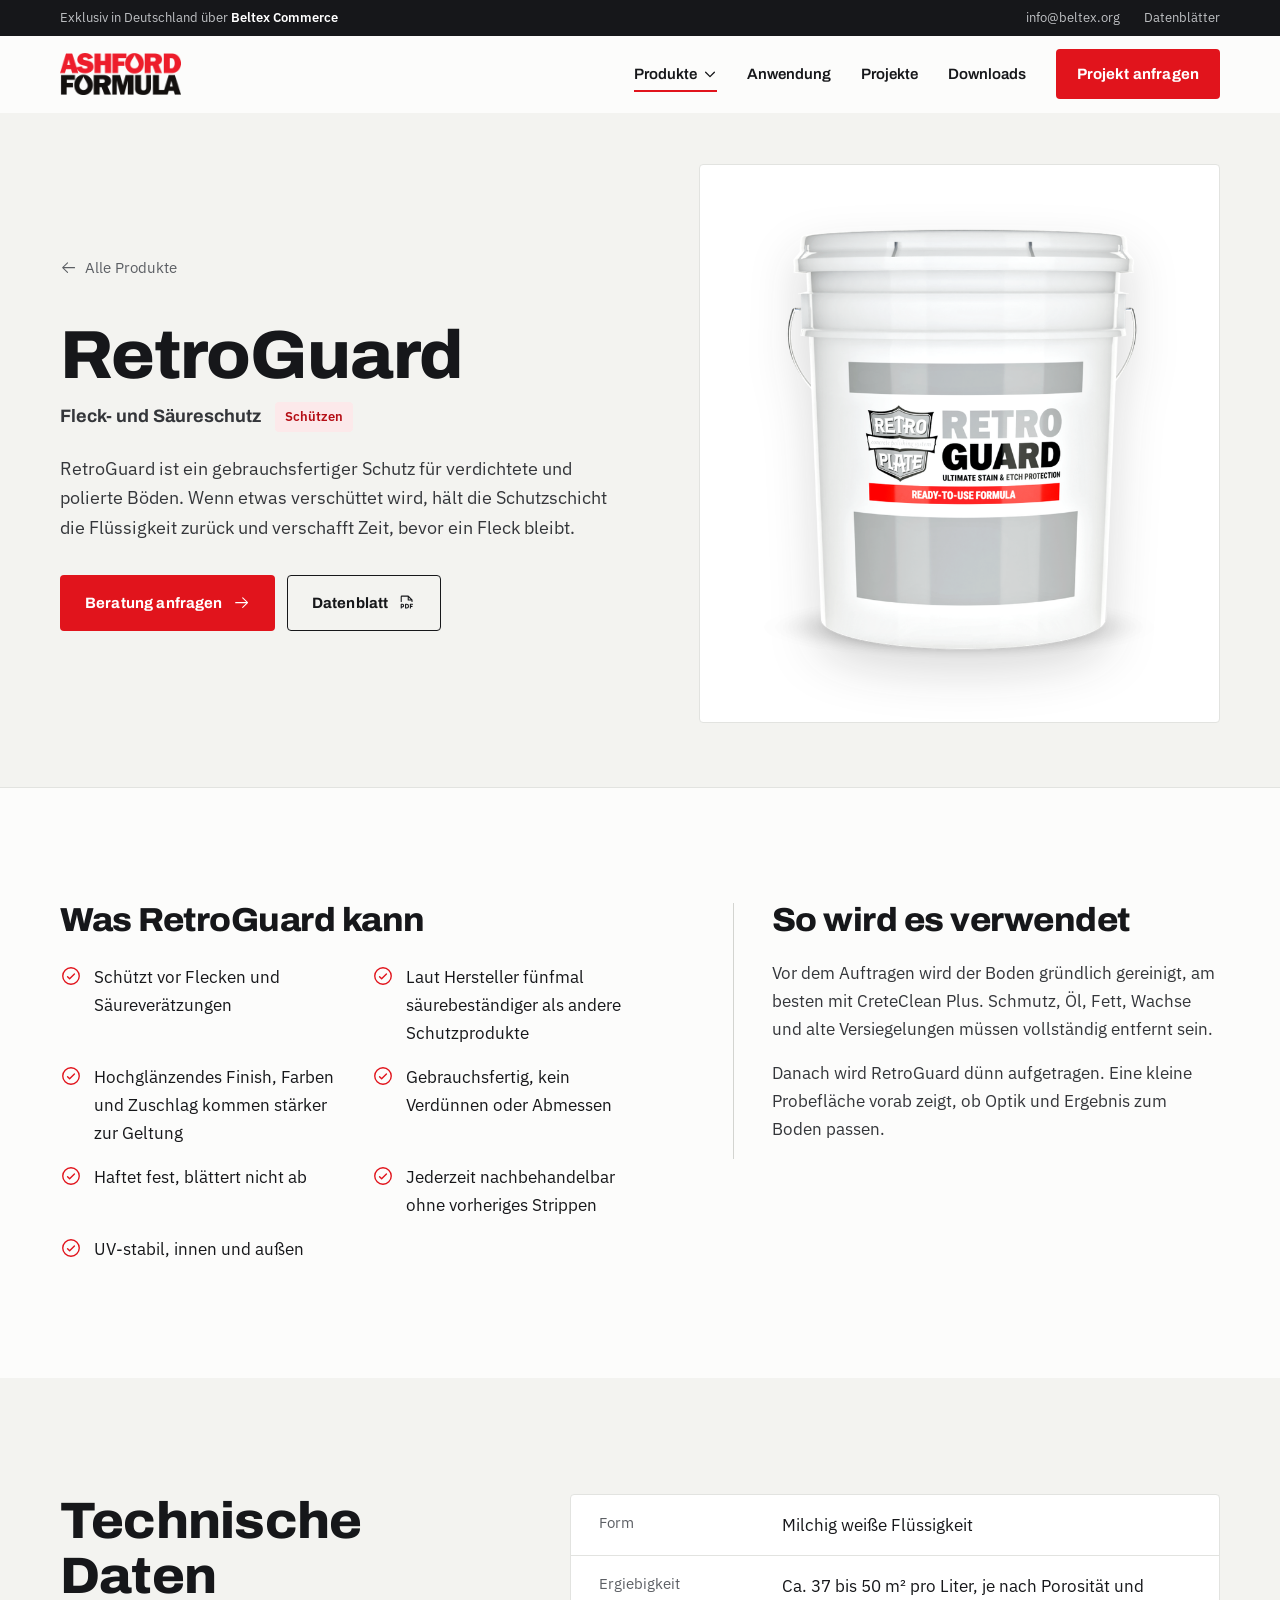
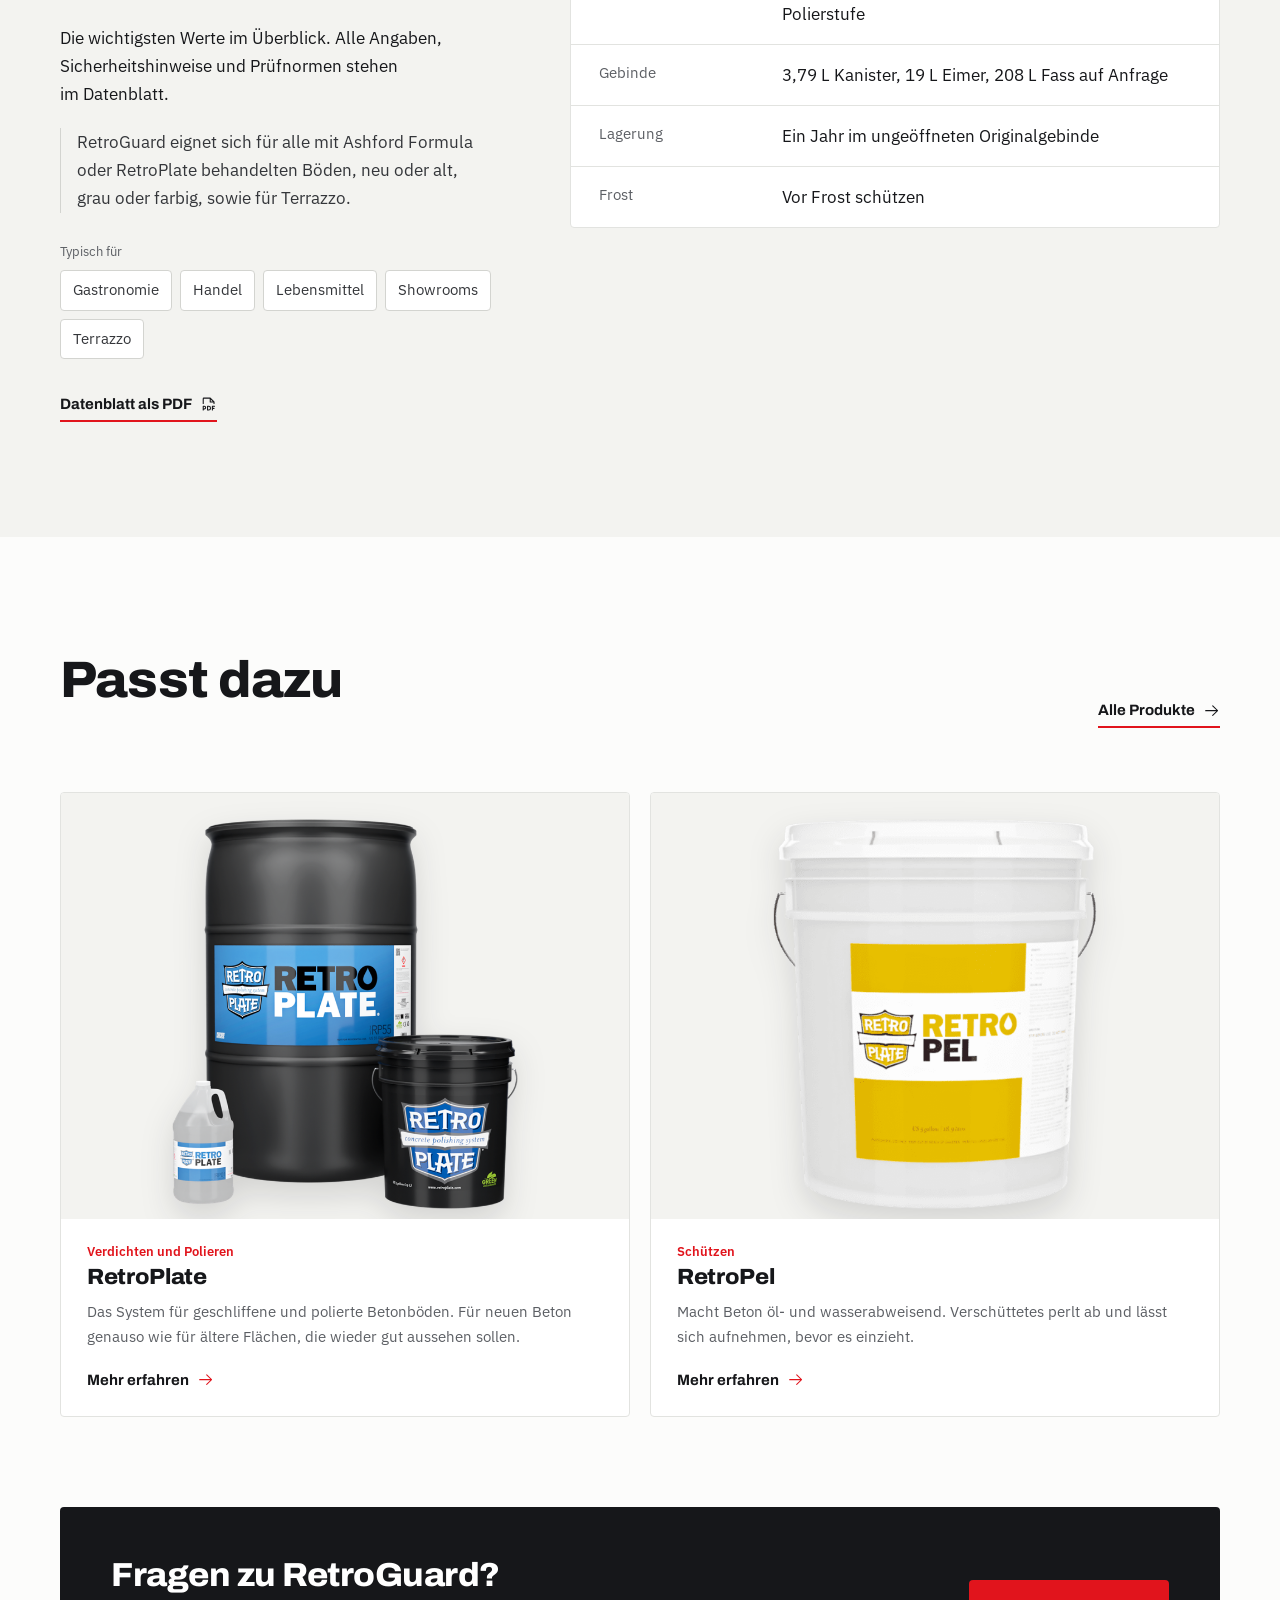
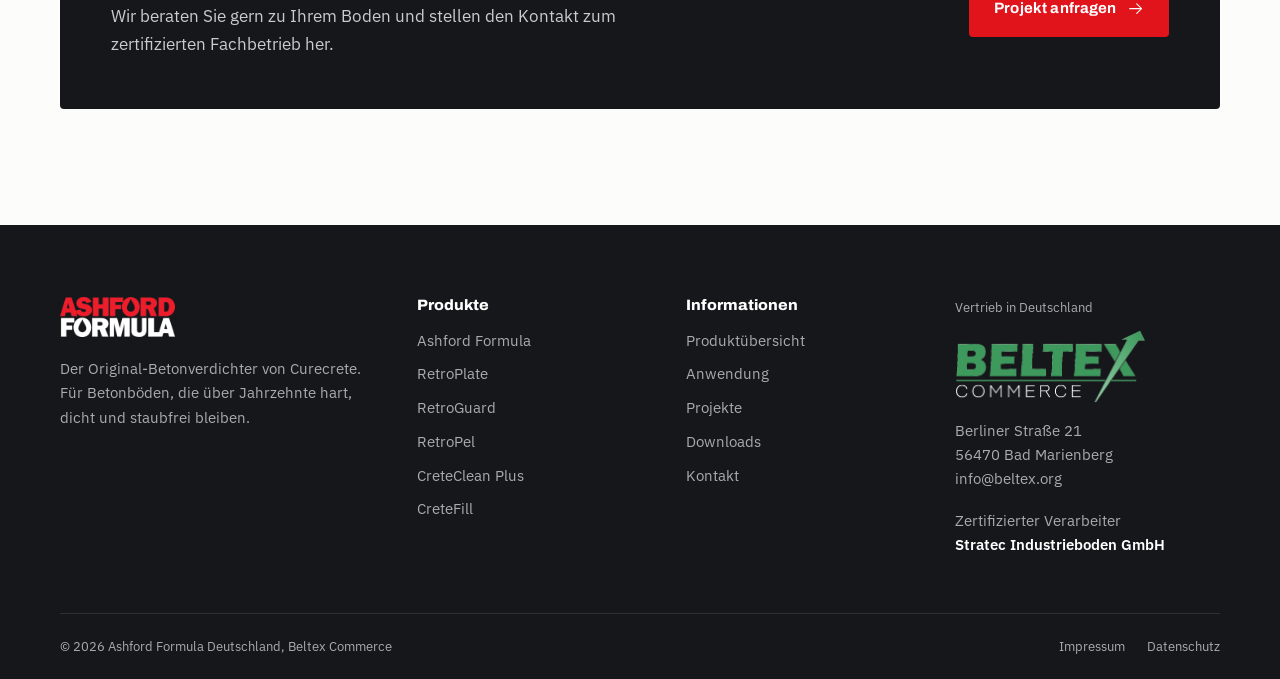
<file: produkte/retroguard/index.html>
<!doctype html>
<html lang="de">
<head>
<meta charset="utf-8">
<meta name="viewport" content="width=device-width, initial-scale=1">
<title>RetroGuard | Ashford Formula Deutschland</title>
<meta name="description" content="RetroGuard ist ein gebrauchsfertiger Schutz für verdichtete und polierte Böden. Wenn etwas verschüttet wird, hält die Schutzschicht die Flüssigkeit zurück.">
<meta name="theme-color" content="#16171A">
<link rel="preload" href="../../assets/fonts/archivo-latin.woff2" as="font" type="font/woff2" crossorigin>
<link rel="preload" href="../../assets/fonts/plex-latin.woff2" as="font" type="font/woff2" crossorigin>
<link rel="stylesheet" href="../../assets/css/style.css?v=455e66d8">
</head>
<body>
<div class="topbar">
  <div class="wrap">
    <span>Exklusiv in Deutschland über <strong>Beltex Commerce</strong></span>
    <nav aria-label="Service"><a href="mailto:info@beltex.org">info@beltex.org</a><a href="../../downloads/">Datenblätter</a></nav>
  </div>
</div>
<header class="header" id="header">
  <div class="wrap">
    <a href="../.././" class="logo" aria-label="Ashford Formula, zur Startseite"><img src="../../assets/ashford-formula-logo.png" alt="Ashford Formula" width="1128" height="392"></a>
    <nav class="nav" id="nav" aria-label="Hauptmenü">
      <div class="dd">
        <a href="../../produkte/" class="dd__toggle" aria-current="page">Produkte <svg class="icon" viewBox="0 0 256 256" aria-hidden="true"><path d="M216.49,104.49l-80,80a12,12,0,0,1-17,0l-80-80a12,12,0,0,1,17-17L128,159l71.51-71.52a12,12,0,0,1,17,17Z"/></svg></a>
        <div class="dd__menu">
          <a href="../../produkte/" class="dd__all">Alle Produkte im Überblick</a>
          <a href="../../produkte/ashford-formula/"><b>Ashford Formula</b><small>Verdichten</small></a><a href="../../produkte/retroplate/"><b>RetroPlate</b><small>Verdichten und Polieren</small></a><a href="../../produkte/retroguard/"><b>RetroGuard</b><small>Schützen</small></a><a href="../../produkte/retropel/"><b>RetroPel</b><small>Schützen</small></a><a href="../../produkte/creteclean/"><b>CreteClean Plus</b><small>Pflegen</small></a><a href="../../produkte/cretefill/"><b>CreteFill</b><small>Reparieren</small></a>
        </div>
      </div>
      <a href="../../anwendung/">Anwendung</a>
      <a href="../../projekte/">Projekte</a>
      <a href="../../downloads/">Downloads</a>
      <a href="../../kontakt/" class="btn btn--red">Projekt anfragen</a>
    </nav>
    <button class="burger" id="burger" aria-label="Menü öffnen" aria-expanded="false" aria-controls="nav"><span></span><span></span><span></span></button>
  </div>
</header>

<main>
<section class="phero">
  <div class="wrap phero__grid">
    <div class="phero__txt">
      <a href="../../produkte/#retroguard" class="phero__back"><svg class="icon" viewBox="0 0 256 256" aria-hidden="true"><path d="M224,128a8,8,0,0,1-8,8H59.31l58.35,58.34a8,8,0,0,1-11.32,11.32l-72-72a8,8,0,0,1,0-11.32l72-72a8,8,0,0,1,11.32,11.32L59.31,120H216A8,8,0,0,1,224,128Z"/></svg> Alle Produkte</a>
      <h1>RetroGuard</h1>
      <p class="phero__sub">Fleck- und Säureschutz <span>Schützen</span></p>
      <p class="lead">RetroGuard ist ein gebrauchsfertiger Schutz für verdichtete und polierte Böden. Wenn etwas verschüttet wird, hält die Schutzschicht die Flüssigkeit zurück und verschafft Zeit, bevor ein Fleck bleibt.</p>
      <div class="phero__cta">
        <a href="../../kontakt/" class="btn btn--red">Beratung anfragen <svg class="icon" viewBox="0 0 256 256" aria-hidden="true"><path d="M221.66,133.66l-72,72a8,8,0,0,1-11.32-11.32L196.69,136H40a8,8,0,0,1,0-16H196.69L138.34,61.66a8,8,0,0,1,11.32-11.32l72,72A8,8,0,0,1,221.66,133.66Z"/></svg></a>
        <a href="../../downloads/datenblatt-retroguard.pdf" target="_blank" rel="noopener" class="btn btn--line">Datenblatt <svg class="icon" viewBox="0 0 256 256" aria-hidden="true"><path d="M224,152a8,8,0,0,1-8,8H192v16h16a8,8,0,0,1,0,16H192v16a8,8,0,0,1-16,0V152a8,8,0,0,1,8-8h32A8,8,0,0,1,224,152ZM92,172a28,28,0,0,1-28,28H56v8a8,8,0,0,1-16,0V152a8,8,0,0,1,8-8H64A28,28,0,0,1,92,172Zm-16,0a12,12,0,0,0-12-12H56v24h8A12,12,0,0,0,76,172Zm88,8a36,36,0,0,1-36,36H112a8,8,0,0,1-8-8V152a8,8,0,0,1,8-8h16A36,36,0,0,1,164,180Zm-16,0a20,20,0,0,0-20-20h-8v40h8A20,20,0,0,0,148,180ZM40,112V40A16,16,0,0,1,56,24h96a8,8,0,0,1,5.66,2.34l56,56A8,8,0,0,1,216,88v24a8,8,0,0,1-16,0V96H152a8,8,0,0,1-8-8V40H56v72a8,8,0,0,1-16,0ZM160,80h28.69L160,51.31Z"/></svg></a>
      </div>
    </div>
    <div class="phero__img"><img src="../../assets/packshot-retroguard.png" alt="RetroGuard, Gebinde"></div>
  </div>
</section>

<section class="sec">
  <div class="wrap">
    
    <div class="pinfo">
      <div class="reveal">
        <h2 class="h2">Was RetroGuard kann</h2>
        <ul class="ticks ticks--2"><li><svg class="icon" viewBox="0 0 256 256" aria-hidden="true"><path d="M173.66,98.34a8,8,0,0,1,0,11.32l-56,56a8,8,0,0,1-11.32,0l-24-24a8,8,0,0,1,11.32-11.32L112,148.69l50.34-50.35A8,8,0,0,1,173.66,98.34ZM232,128A104,104,0,1,1,128,24,104.11,104.11,0,0,1,232,128Zm-16,0a88,88,0,1,0-88,88A88.1,88.1,0,0,0,216,128Z"/></svg>Schützt vor Flecken und Säureverätzungen</li><li><svg class="icon" viewBox="0 0 256 256" aria-hidden="true"><path d="M173.66,98.34a8,8,0,0,1,0,11.32l-56,56a8,8,0,0,1-11.32,0l-24-24a8,8,0,0,1,11.32-11.32L112,148.69l50.34-50.35A8,8,0,0,1,173.66,98.34ZM232,128A104,104,0,1,1,128,24,104.11,104.11,0,0,1,232,128Zm-16,0a88,88,0,1,0-88,88A88.1,88.1,0,0,0,216,128Z"/></svg>Laut Hersteller fünfmal säurebeständiger als andere Schutzprodukte</li><li><svg class="icon" viewBox="0 0 256 256" aria-hidden="true"><path d="M173.66,98.34a8,8,0,0,1,0,11.32l-56,56a8,8,0,0,1-11.32,0l-24-24a8,8,0,0,1,11.32-11.32L112,148.69l50.34-50.35A8,8,0,0,1,173.66,98.34ZM232,128A104,104,0,1,1,128,24,104.11,104.11,0,0,1,232,128Zm-16,0a88,88,0,1,0-88,88A88.1,88.1,0,0,0,216,128Z"/></svg>Hochglänzendes Finish, Farben und Zuschlag kommen stärker zur Geltung</li><li><svg class="icon" viewBox="0 0 256 256" aria-hidden="true"><path d="M173.66,98.34a8,8,0,0,1,0,11.32l-56,56a8,8,0,0,1-11.32,0l-24-24a8,8,0,0,1,11.32-11.32L112,148.69l50.34-50.35A8,8,0,0,1,173.66,98.34ZM232,128A104,104,0,1,1,128,24,104.11,104.11,0,0,1,232,128Zm-16,0a88,88,0,1,0-88,88A88.1,88.1,0,0,0,216,128Z"/></svg>Gebrauchsfertig, kein Verdünnen oder Abmessen</li><li><svg class="icon" viewBox="0 0 256 256" aria-hidden="true"><path d="M173.66,98.34a8,8,0,0,1,0,11.32l-56,56a8,8,0,0,1-11.32,0l-24-24a8,8,0,0,1,11.32-11.32L112,148.69l50.34-50.35A8,8,0,0,1,173.66,98.34ZM232,128A104,104,0,1,1,128,24,104.11,104.11,0,0,1,232,128Zm-16,0a88,88,0,1,0-88,88A88.1,88.1,0,0,0,216,128Z"/></svg>Haftet fest, blättert nicht ab</li><li><svg class="icon" viewBox="0 0 256 256" aria-hidden="true"><path d="M173.66,98.34a8,8,0,0,1,0,11.32l-56,56a8,8,0,0,1-11.32,0l-24-24a8,8,0,0,1,11.32-11.32L112,148.69l50.34-50.35A8,8,0,0,1,173.66,98.34ZM232,128A104,104,0,1,1,128,24,104.11,104.11,0,0,1,232,128Zm-16,0a88,88,0,1,0-88,88A88.1,88.1,0,0,0,216,128Z"/></svg>Jederzeit nachbehandelbar ohne vorheriges Strippen</li><li><svg class="icon" viewBox="0 0 256 256" aria-hidden="true"><path d="M173.66,98.34a8,8,0,0,1,0,11.32l-56,56a8,8,0,0,1-11.32,0l-24-24a8,8,0,0,1,11.32-11.32L112,148.69l50.34-50.35A8,8,0,0,1,173.66,98.34ZM232,128A104,104,0,1,1,128,24,104.11,104.11,0,0,1,232,128Zm-16,0a88,88,0,1,0-88,88A88.1,88.1,0,0,0,216,128Z"/></svg>UV-stabil, innen und außen</li></ul>
      </div>
      <div class="pinfo__how reveal reveal-d1">
        <h2 class="h2">So wird es verwendet</h2>
        <p>Vor dem Auftragen wird der Boden gründlich gereinigt, am besten mit CreteClean Plus. Schmutz, Öl, Fett, Wachse und alte Versiegelungen müssen vollständig entfernt sein.</p><p>Danach wird RetroGuard dünn aufgetragen. Eine kleine Probefläche vorab zeigt, ob Optik und Ergebnis zum Boden passen.</p>
      </div>
    </div>
  </div>
</section>

<section class="sec sec--concrete">
  <div class="wrap pspec">
    <div class="reveal">
      <h2 class="h2">Technische Daten</h2>
      <p>Die wichtigsten Werte im Überblick. Alle Angaben, Sicherheitshinweise und Prüfnormen stehen im Datenblatt.</p>
      <p class="pspec__note">RetroGuard eignet sich für alle mit Ashford Formula oder RetroPlate behandelten Böden, neu oder alt, grau oder farbig, sowie für Terrazzo.</p>
      <div class="pspec__uses"><span>Typisch für</span><ul class="chips"><li>Gastronomie</li><li>Handel</li><li>Lebensmittel</li><li>Showrooms</li><li>Terrazzo</li></ul></div>
      <a href="../../downloads/datenblatt-retroguard.pdf" target="_blank" rel="noopener" class="textlink">Datenblatt als PDF <svg class="icon" viewBox="0 0 256 256" aria-hidden="true"><path d="M224,152a8,8,0,0,1-8,8H192v16h16a8,8,0,0,1,0,16H192v16a8,8,0,0,1-16,0V152a8,8,0,0,1,8-8h32A8,8,0,0,1,224,152ZM92,172a28,28,0,0,1-28,28H56v8a8,8,0,0,1-16,0V152a8,8,0,0,1,8-8H64A28,28,0,0,1,92,172Zm-16,0a12,12,0,0,0-12-12H56v24h8A12,12,0,0,0,76,172Zm88,8a36,36,0,0,1-36,36H112a8,8,0,0,1-8-8V152a8,8,0,0,1,8-8h16A36,36,0,0,1,164,180Zm-16,0a20,20,0,0,0-20-20h-8v40h8A20,20,0,0,0,148,180ZM40,112V40A16,16,0,0,1,56,24h96a8,8,0,0,1,5.66,2.34l56,56A8,8,0,0,1,216,88v24a8,8,0,0,1-16,0V96H152a8,8,0,0,1-8-8V40H56v72a8,8,0,0,1-16,0ZM160,80h28.69L160,51.31Z"/></svg></a>
    </div>
    <dl class="spec reveal reveal-d1"><div><dt>Form</dt><dd>Milchig weiße Flüssigkeit</dd></div><div><dt>Ergiebigkeit</dt><dd>Ca. 37 bis 50 m² pro Liter, je nach Porosität und Polierstufe</dd></div><div><dt>Gebinde</dt><dd>3,79 L Kanister, 19 L Eimer, 208 L Fass auf Anfrage</dd></div><div><dt>Lagerung</dt><dd>Ein Jahr im ungeöffneten Originalgebinde</dd></div><div><dt>Frost</dt><dd>Vor Frost schützen</dd></div></dl>
  </div>
</section>

<section class="sec">
  <div class="wrap">
    <div class="sec-head sec-head--row reveal">
      <div><h2 class="h2">Passt dazu</h2></div>
      <a href="../../produkte/" class="textlink">Alle Produkte <svg class="icon" viewBox="0 0 256 256" aria-hidden="true"><path d="M221.66,133.66l-72,72a8,8,0,0,1-11.32-11.32L196.69,136H40a8,8,0,0,1,0-16H196.69L138.34,61.66a8,8,0,0,1,11.32-11.32l72,72A8,8,0,0,1,221.66,133.66Z"/></svg></a>
    </div>
    <div class="products products--2">
      <article class="product reveal">
        <div class="product__img"><img src="../../assets/packshot-retroplate.png" alt="RetroPlate" loading="lazy"></div>
        <div class="product__body">
          <span class="product__cat">Verdichten und Polieren</span>
          <h3><a href="../../produkte/retroplate/">RetroPlate</a></h3>
          <p>Das System für geschliffene und polierte Betonböden. Für neuen Beton genauso wie für ältere Flächen, die wieder gut aussehen sollen.</p>
          <span class="product__more">Mehr erfahren <svg class="icon" viewBox="0 0 256 256" aria-hidden="true"><path d="M221.66,133.66l-72,72a8,8,0,0,1-11.32-11.32L196.69,136H40a8,8,0,0,1,0-16H196.69L138.34,61.66a8,8,0,0,1,11.32-11.32l72,72A8,8,0,0,1,221.66,133.66Z"/></svg></span>
        </div>
      </article>
      <article class="product reveal reveal-d1">
        <div class="product__img"><img src="../../assets/packshot-retropel.png" alt="RetroPel" loading="lazy"></div>
        <div class="product__body">
          <span class="product__cat">Schützen</span>
          <h3><a href="../../produkte/retropel/">RetroPel</a></h3>
          <p>Macht Beton öl- und wasserabweisend. Verschüttetes perlt ab und lässt sich aufnehmen, bevor es einzieht.</p>
          <span class="product__more">Mehr erfahren <svg class="icon" viewBox="0 0 256 256" aria-hidden="true"><path d="M221.66,133.66l-72,72a8,8,0,0,1-11.32-11.32L196.69,136H40a8,8,0,0,1,0-16H196.69L138.34,61.66a8,8,0,0,1,11.32-11.32l72,72A8,8,0,0,1,221.66,133.66Z"/></svg></span>
        </div>
      </article>
    </div>
    <div class="spacer"></div>
    <div class="cta-band reveal">
      <div>
        <h2>Fragen zu RetroGuard?</h2>
        <p>Wir beraten Sie gern zu Ihrem Boden und stellen den Kontakt zum zertifizierten Fachbetrieb her.</p>
      </div>
      <a href="../../kontakt/" class="btn btn--red">Projekt anfragen <svg class="icon" viewBox="0 0 256 256" aria-hidden="true"><path d="M221.66,133.66l-72,72a8,8,0,0,1-11.32-11.32L196.69,136H40a8,8,0,0,1,0-16H196.69L138.34,61.66a8,8,0,0,1,11.32-11.32l72,72A8,8,0,0,1,221.66,133.66Z"/></svg></a>
    </div>
  </div>
</section>
</main>
<footer class="footer">
  <div class="wrap">
    <div class="footer__top">
      <div class="footer__brand">
        <img src="../../assets/ashford-formula-logo-weiss.png" alt="Ashford Formula" width="1128" height="392">
        <p>Der Original-Betonverdichter von Curecrete. Für Betonböden, die über Jahrzehnte hart, dicht und staubfrei bleiben.</p>
      </div>
      <div>
        <h2 class="fh">Produkte</h2>
        <ul><li><a href="../../produkte/ashford-formula/">Ashford Formula</a></li><li><a href="../../produkte/retroplate/">RetroPlate</a></li><li><a href="../../produkte/retroguard/">RetroGuard</a></li><li><a href="../../produkte/retropel/">RetroPel</a></li><li><a href="../../produkte/creteclean/">CreteClean Plus</a></li><li><a href="../../produkte/cretefill/">CreteFill</a></li></ul>
      </div>
      <div>
        <h2 class="fh">Informationen</h2>
        <ul><li><a href="../../produkte/">Produktübersicht</a></li><li><a href="../../anwendung/">Anwendung</a></li><li><a href="../../projekte/">Projekte</a></li><li><a href="../../downloads/">Downloads</a></li><li><a href="../../kontakt/">Kontakt</a></li></ul>
      </div>
      <div class="footer__partner">
        <small>Vertrieb in Deutschland</small>
        <img src="../../assets/beltex-commerce-logo-weiss.png" alt="Beltex Commerce">
        <p>Berliner Straße 21<br>56470 Bad Marienberg<br><a href="mailto:info@beltex.org">info@beltex.org</a></p>
        <p class="sub">Zertifizierter Verarbeiter<br><a href="https://www.stratec-industrieboden.de/" target="_blank" rel="noopener">Stratec Industrieboden GmbH</a></p>
      </div>
    </div>
    <div class="footer__bottom">
      <span>© 2026 Ashford Formula Deutschland, Beltex Commerce</span>
      <nav aria-label="Rechtliches"><a href="../../impressum/">Impressum</a><a href="../../datenschutz/">Datenschutz</a></nav>
    </div>
  </div>
</footer>
<div class="lightbox" id="lightbox" role="dialog" aria-label="Bildansicht"><button aria-label="Schließen"><svg class="icon" viewBox="0 0 256 256" aria-hidden="true"><path d="M205.66,194.34a8,8,0,0,1-11.32,11.32L128,139.31,61.66,205.66a8,8,0,0,1-11.32-11.32L116.69,128,50.34,61.66A8,8,0,0,1,61.66,50.34L128,116.69l66.34-66.35a8,8,0,0,1,11.32,11.32L139.31,128Z"/></svg></button></div>
<div class="toast" id="toast" role="status"></div>
<script src="../../assets/js/main.js?v=ea25cb96"></script>
</body>
</html>
</file>
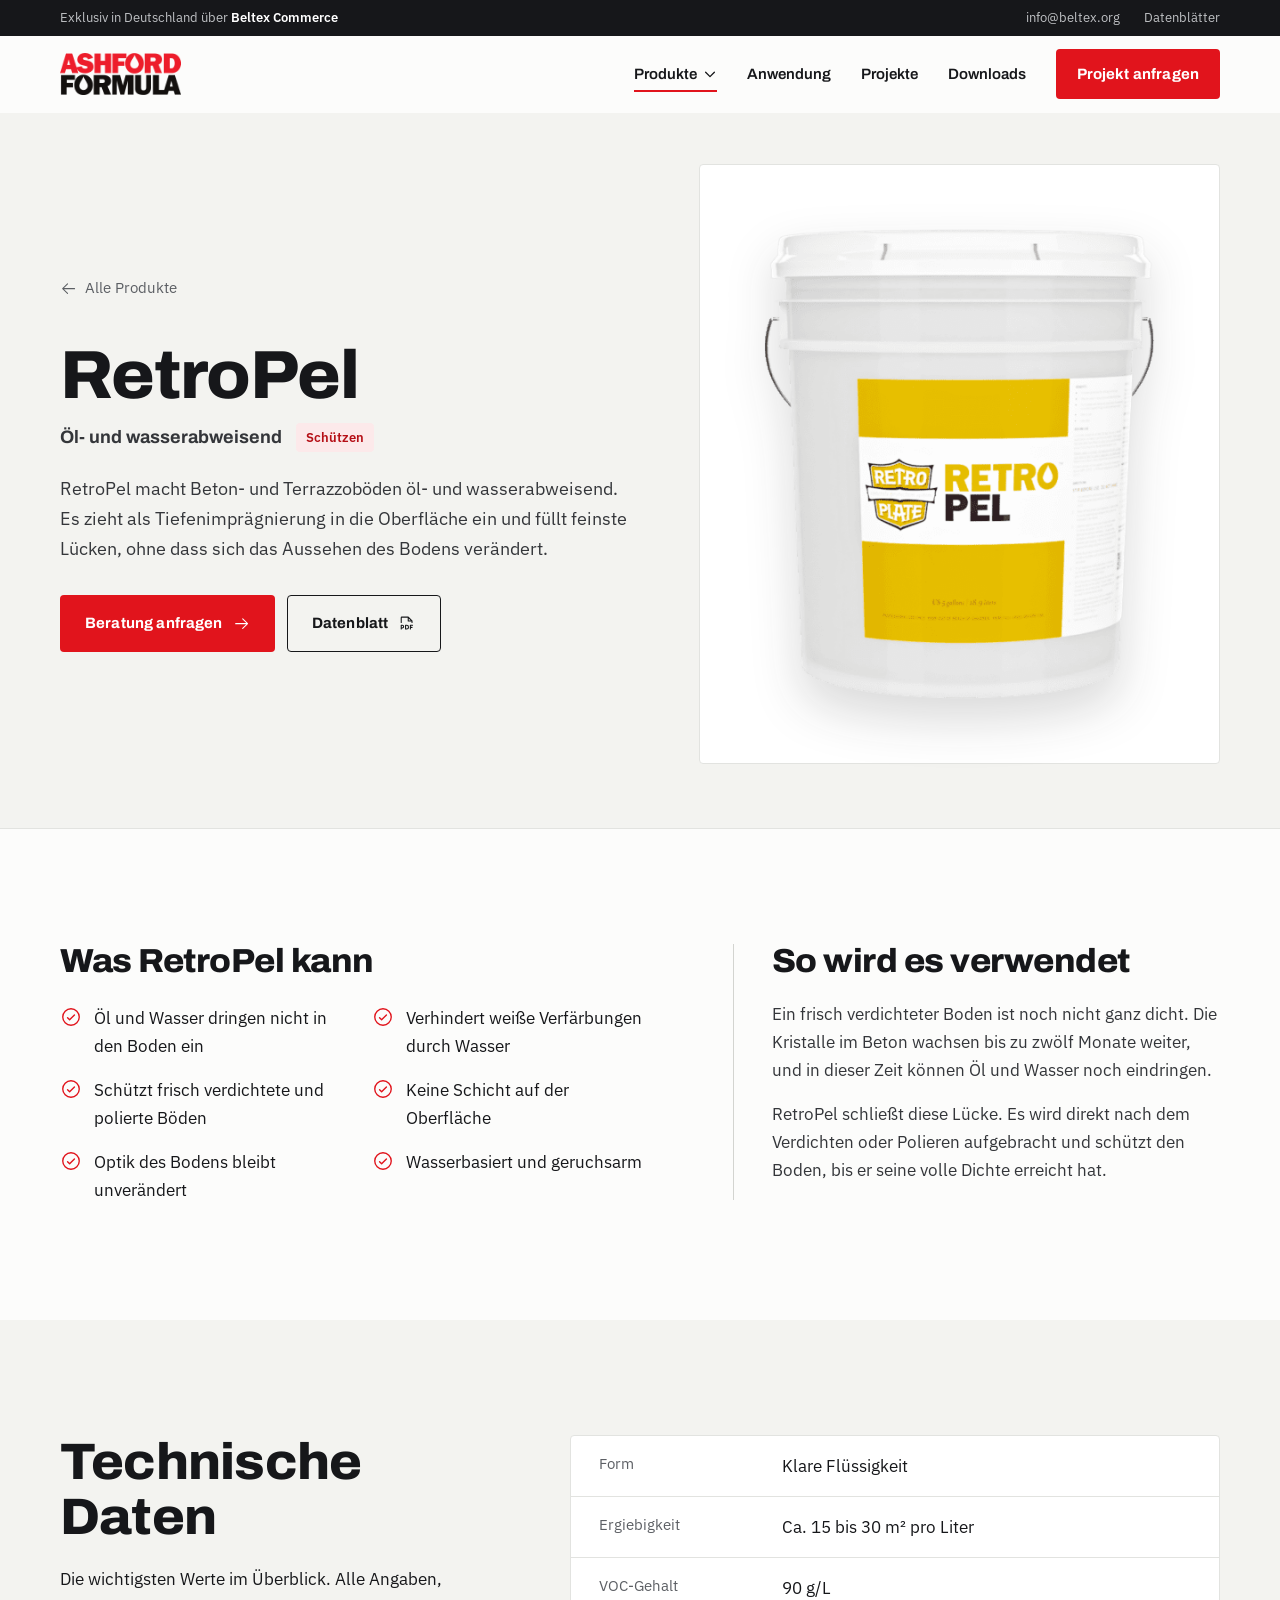
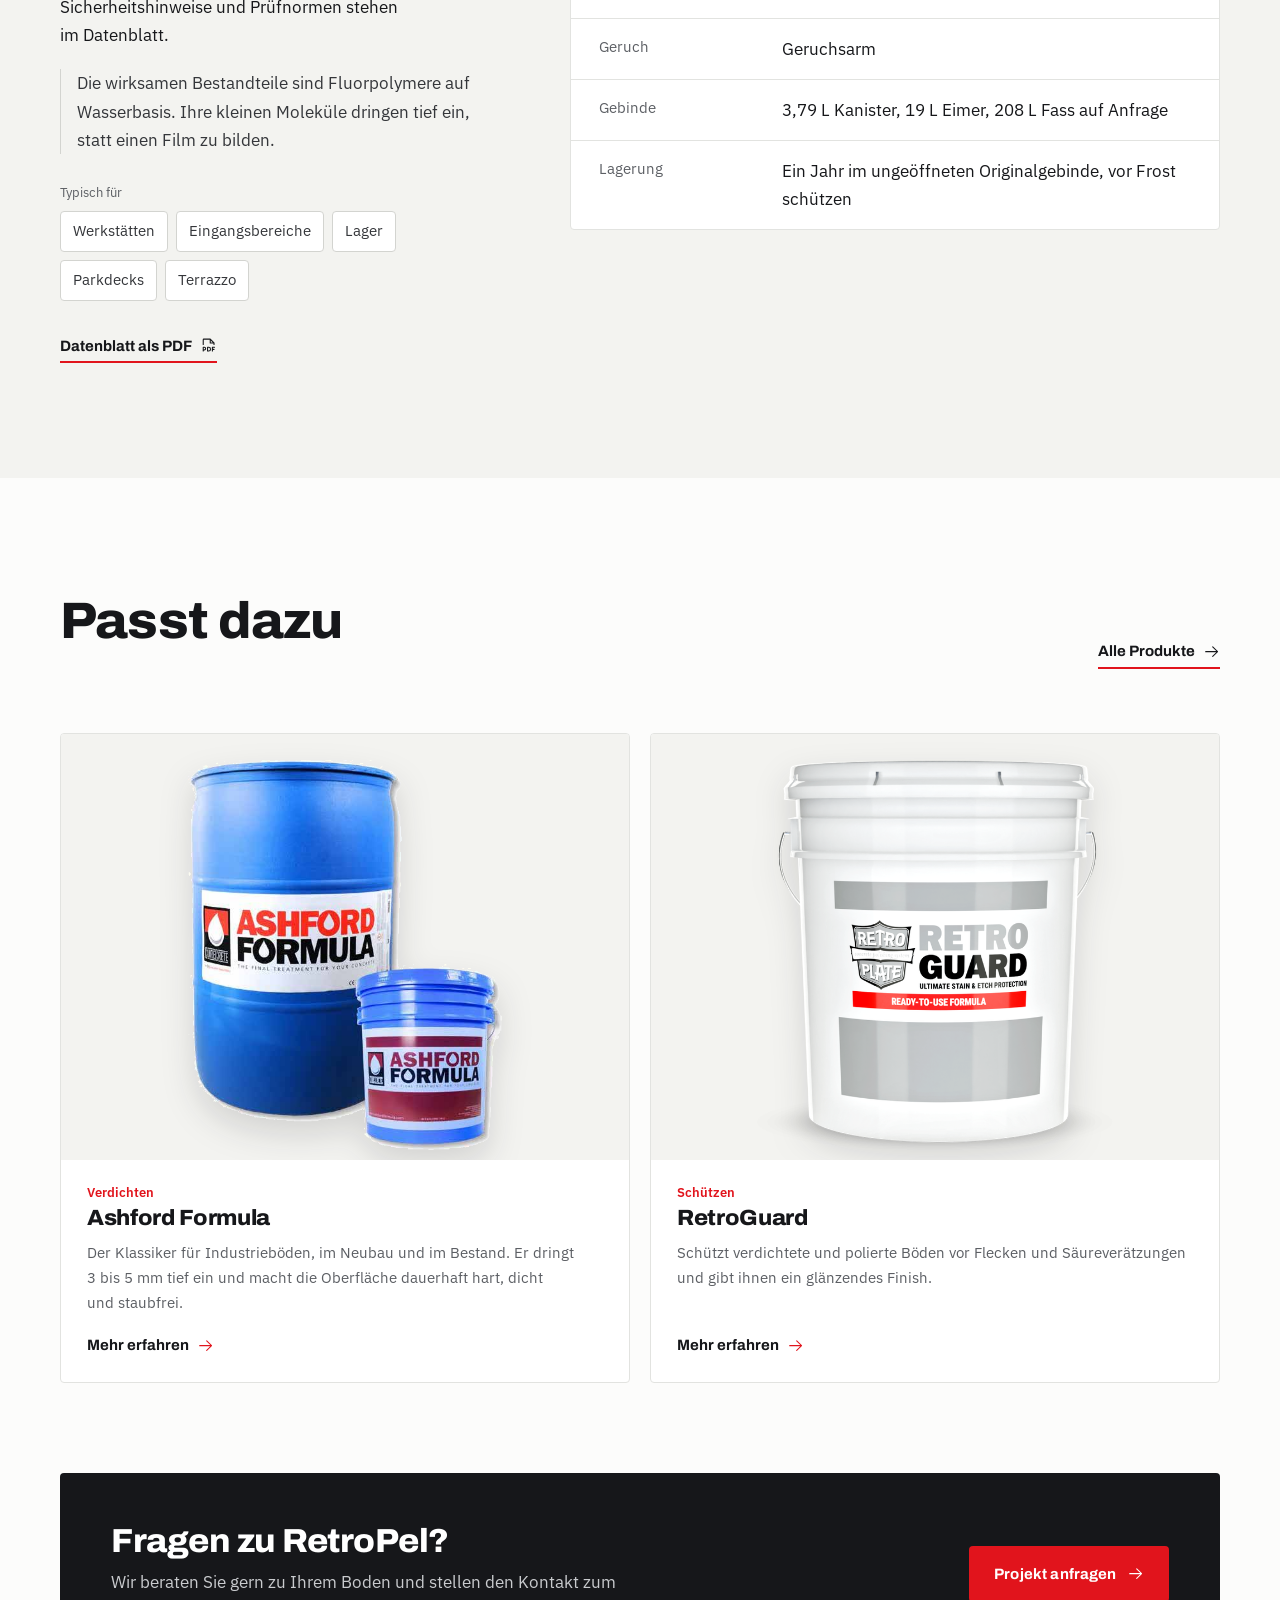
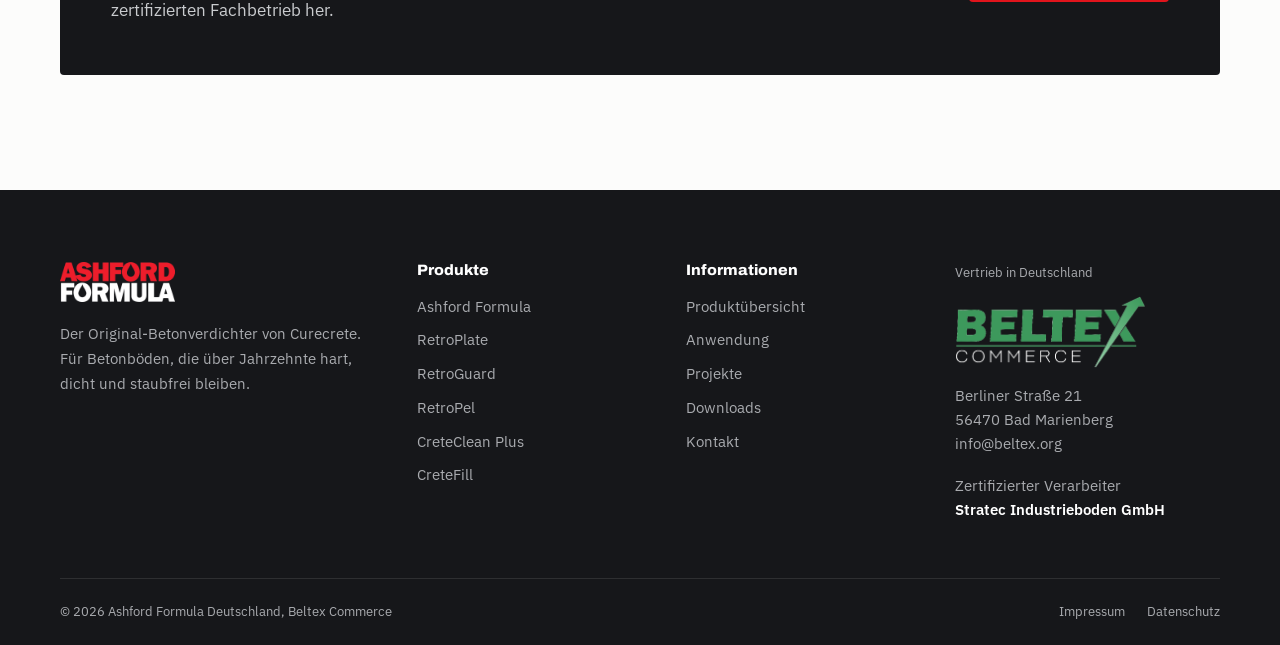
<file: produkte/retropel/index.html>
<!doctype html>
<html lang="de">
<head>
<meta charset="utf-8">
<meta name="viewport" content="width=device-width, initial-scale=1">
<title>RetroPel | Ashford Formula Deutschland</title>
<meta name="description" content="RetroPel macht Beton- und Terrazzoböden öl- und wasserabweisend. Es zieht als Tiefenimprägnierung in die Oberfläche ein und füllt feinste Lücken, ohne.">
<meta name="theme-color" content="#16171A">
<link rel="preload" href="../../assets/fonts/archivo-latin.woff2" as="font" type="font/woff2" crossorigin>
<link rel="preload" href="../../assets/fonts/plex-latin.woff2" as="font" type="font/woff2" crossorigin>
<link rel="stylesheet" href="../../assets/css/style.css?v=455e66d8">
</head>
<body>
<div class="topbar">
  <div class="wrap">
    <span>Exklusiv in Deutschland über <strong>Beltex Commerce</strong></span>
    <nav aria-label="Service"><a href="mailto:info@beltex.org">info@beltex.org</a><a href="../../downloads/">Datenblätter</a></nav>
  </div>
</div>
<header class="header" id="header">
  <div class="wrap">
    <a href="../.././" class="logo" aria-label="Ashford Formula, zur Startseite"><img src="../../assets/ashford-formula-logo.png" alt="Ashford Formula" width="1128" height="392"></a>
    <nav class="nav" id="nav" aria-label="Hauptmenü">
      <div class="dd">
        <a href="../../produkte/" class="dd__toggle" aria-current="page">Produkte <svg class="icon" viewBox="0 0 256 256" aria-hidden="true"><path d="M216.49,104.49l-80,80a12,12,0,0,1-17,0l-80-80a12,12,0,0,1,17-17L128,159l71.51-71.52a12,12,0,0,1,17,17Z"/></svg></a>
        <div class="dd__menu">
          <a href="../../produkte/" class="dd__all">Alle Produkte im Überblick</a>
          <a href="../../produkte/ashford-formula/"><b>Ashford Formula</b><small>Verdichten</small></a><a href="../../produkte/retroplate/"><b>RetroPlate</b><small>Verdichten und Polieren</small></a><a href="../../produkte/retroguard/"><b>RetroGuard</b><small>Schützen</small></a><a href="../../produkte/retropel/"><b>RetroPel</b><small>Schützen</small></a><a href="../../produkte/creteclean/"><b>CreteClean Plus</b><small>Pflegen</small></a><a href="../../produkte/cretefill/"><b>CreteFill</b><small>Reparieren</small></a>
        </div>
      </div>
      <a href="../../anwendung/">Anwendung</a>
      <a href="../../projekte/">Projekte</a>
      <a href="../../downloads/">Downloads</a>
      <a href="../../kontakt/" class="btn btn--red">Projekt anfragen</a>
    </nav>
    <button class="burger" id="burger" aria-label="Menü öffnen" aria-expanded="false" aria-controls="nav"><span></span><span></span><span></span></button>
  </div>
</header>

<main>
<section class="phero">
  <div class="wrap phero__grid">
    <div class="phero__txt">
      <a href="../../produkte/#retropel" class="phero__back"><svg class="icon" viewBox="0 0 256 256" aria-hidden="true"><path d="M224,128a8,8,0,0,1-8,8H59.31l58.35,58.34a8,8,0,0,1-11.32,11.32l-72-72a8,8,0,0,1,0-11.32l72-72a8,8,0,0,1,11.32,11.32L59.31,120H216A8,8,0,0,1,224,128Z"/></svg> Alle Produkte</a>
      <h1>RetroPel</h1>
      <p class="phero__sub">Öl- und wasserabweisend <span>Schützen</span></p>
      <p class="lead">RetroPel macht Beton- und Terrazzoböden öl- und wasserabweisend. Es zieht als Tiefenimprägnierung in die Oberfläche ein und füllt feinste Lücken, ohne dass sich das Aussehen des Bodens verändert.</p>
      <div class="phero__cta">
        <a href="../../kontakt/" class="btn btn--red">Beratung anfragen <svg class="icon" viewBox="0 0 256 256" aria-hidden="true"><path d="M221.66,133.66l-72,72a8,8,0,0,1-11.32-11.32L196.69,136H40a8,8,0,0,1,0-16H196.69L138.34,61.66a8,8,0,0,1,11.32-11.32l72,72A8,8,0,0,1,221.66,133.66Z"/></svg></a>
        <a href="../../downloads/datenblatt-retropel.pdf" target="_blank" rel="noopener" class="btn btn--line">Datenblatt <svg class="icon" viewBox="0 0 256 256" aria-hidden="true"><path d="M224,152a8,8,0,0,1-8,8H192v16h16a8,8,0,0,1,0,16H192v16a8,8,0,0,1-16,0V152a8,8,0,0,1,8-8h32A8,8,0,0,1,224,152ZM92,172a28,28,0,0,1-28,28H56v8a8,8,0,0,1-16,0V152a8,8,0,0,1,8-8H64A28,28,0,0,1,92,172Zm-16,0a12,12,0,0,0-12-12H56v24h8A12,12,0,0,0,76,172Zm88,8a36,36,0,0,1-36,36H112a8,8,0,0,1-8-8V152a8,8,0,0,1,8-8h16A36,36,0,0,1,164,180Zm-16,0a20,20,0,0,0-20-20h-8v40h8A20,20,0,0,0,148,180ZM40,112V40A16,16,0,0,1,56,24h96a8,8,0,0,1,5.66,2.34l56,56A8,8,0,0,1,216,88v24a8,8,0,0,1-16,0V96H152a8,8,0,0,1-8-8V40H56v72a8,8,0,0,1-16,0ZM160,80h28.69L160,51.31Z"/></svg></a>
      </div>
    </div>
    <div class="phero__img"><img src="../../assets/packshot-retropel.png" alt="RetroPel, Gebinde"></div>
  </div>
</section>

<section class="sec">
  <div class="wrap">
    
    <div class="pinfo">
      <div class="reveal">
        <h2 class="h2">Was RetroPel kann</h2>
        <ul class="ticks ticks--2"><li><svg class="icon" viewBox="0 0 256 256" aria-hidden="true"><path d="M173.66,98.34a8,8,0,0,1,0,11.32l-56,56a8,8,0,0,1-11.32,0l-24-24a8,8,0,0,1,11.32-11.32L112,148.69l50.34-50.35A8,8,0,0,1,173.66,98.34ZM232,128A104,104,0,1,1,128,24,104.11,104.11,0,0,1,232,128Zm-16,0a88,88,0,1,0-88,88A88.1,88.1,0,0,0,216,128Z"/></svg>Öl und Wasser dringen nicht in den Boden ein</li><li><svg class="icon" viewBox="0 0 256 256" aria-hidden="true"><path d="M173.66,98.34a8,8,0,0,1,0,11.32l-56,56a8,8,0,0,1-11.32,0l-24-24a8,8,0,0,1,11.32-11.32L112,148.69l50.34-50.35A8,8,0,0,1,173.66,98.34ZM232,128A104,104,0,1,1,128,24,104.11,104.11,0,0,1,232,128Zm-16,0a88,88,0,1,0-88,88A88.1,88.1,0,0,0,216,128Z"/></svg>Verhindert weiße Verfärbungen durch Wasser</li><li><svg class="icon" viewBox="0 0 256 256" aria-hidden="true"><path d="M173.66,98.34a8,8,0,0,1,0,11.32l-56,56a8,8,0,0,1-11.32,0l-24-24a8,8,0,0,1,11.32-11.32L112,148.69l50.34-50.35A8,8,0,0,1,173.66,98.34ZM232,128A104,104,0,1,1,128,24,104.11,104.11,0,0,1,232,128Zm-16,0a88,88,0,1,0-88,88A88.1,88.1,0,0,0,216,128Z"/></svg>Schützt frisch verdichtete und polierte Böden</li><li><svg class="icon" viewBox="0 0 256 256" aria-hidden="true"><path d="M173.66,98.34a8,8,0,0,1,0,11.32l-56,56a8,8,0,0,1-11.32,0l-24-24a8,8,0,0,1,11.32-11.32L112,148.69l50.34-50.35A8,8,0,0,1,173.66,98.34ZM232,128A104,104,0,1,1,128,24,104.11,104.11,0,0,1,232,128Zm-16,0a88,88,0,1,0-88,88A88.1,88.1,0,0,0,216,128Z"/></svg>Keine Schicht auf der Oberfläche</li><li><svg class="icon" viewBox="0 0 256 256" aria-hidden="true"><path d="M173.66,98.34a8,8,0,0,1,0,11.32l-56,56a8,8,0,0,1-11.32,0l-24-24a8,8,0,0,1,11.32-11.32L112,148.69l50.34-50.35A8,8,0,0,1,173.66,98.34ZM232,128A104,104,0,1,1,128,24,104.11,104.11,0,0,1,232,128Zm-16,0a88,88,0,1,0-88,88A88.1,88.1,0,0,0,216,128Z"/></svg>Optik des Bodens bleibt unverändert</li><li><svg class="icon" viewBox="0 0 256 256" aria-hidden="true"><path d="M173.66,98.34a8,8,0,0,1,0,11.32l-56,56a8,8,0,0,1-11.32,0l-24-24a8,8,0,0,1,11.32-11.32L112,148.69l50.34-50.35A8,8,0,0,1,173.66,98.34ZM232,128A104,104,0,1,1,128,24,104.11,104.11,0,0,1,232,128Zm-16,0a88,88,0,1,0-88,88A88.1,88.1,0,0,0,216,128Z"/></svg>Wasserbasiert und geruchsarm</li></ul>
      </div>
      <div class="pinfo__how reveal reveal-d1">
        <h2 class="h2">So wird es verwendet</h2>
        <p>Ein frisch verdichteter Boden ist noch nicht ganz dicht. Die Kristalle im Beton wachsen bis zu zwölf Monate weiter, und in dieser Zeit können Öl und Wasser noch eindringen.</p><p>RetroPel schließt diese Lücke. Es wird direkt nach dem Verdichten oder Polieren aufgebracht und schützt den Boden, bis er seine volle Dichte erreicht hat.</p>
      </div>
    </div>
  </div>
</section>

<section class="sec sec--concrete">
  <div class="wrap pspec">
    <div class="reveal">
      <h2 class="h2">Technische Daten</h2>
      <p>Die wichtigsten Werte im Überblick. Alle Angaben, Sicherheitshinweise und Prüfnormen stehen im Datenblatt.</p>
      <p class="pspec__note">Die wirksamen Bestandteile sind Fluorpolymere auf Wasserbasis. Ihre kleinen Moleküle dringen tief ein, statt einen Film zu bilden.</p>
      <div class="pspec__uses"><span>Typisch für</span><ul class="chips"><li>Werkstätten</li><li>Eingangsbereiche</li><li>Lager</li><li>Parkdecks</li><li>Terrazzo</li></ul></div>
      <a href="../../downloads/datenblatt-retropel.pdf" target="_blank" rel="noopener" class="textlink">Datenblatt als PDF <svg class="icon" viewBox="0 0 256 256" aria-hidden="true"><path d="M224,152a8,8,0,0,1-8,8H192v16h16a8,8,0,0,1,0,16H192v16a8,8,0,0,1-16,0V152a8,8,0,0,1,8-8h32A8,8,0,0,1,224,152ZM92,172a28,28,0,0,1-28,28H56v8a8,8,0,0,1-16,0V152a8,8,0,0,1,8-8H64A28,28,0,0,1,92,172Zm-16,0a12,12,0,0,0-12-12H56v24h8A12,12,0,0,0,76,172Zm88,8a36,36,0,0,1-36,36H112a8,8,0,0,1-8-8V152a8,8,0,0,1,8-8h16A36,36,0,0,1,164,180Zm-16,0a20,20,0,0,0-20-20h-8v40h8A20,20,0,0,0,148,180ZM40,112V40A16,16,0,0,1,56,24h96a8,8,0,0,1,5.66,2.34l56,56A8,8,0,0,1,216,88v24a8,8,0,0,1-16,0V96H152a8,8,0,0,1-8-8V40H56v72a8,8,0,0,1-16,0ZM160,80h28.69L160,51.31Z"/></svg></a>
    </div>
    <dl class="spec reveal reveal-d1"><div><dt>Form</dt><dd>Klare Flüssigkeit</dd></div><div><dt>Ergiebigkeit</dt><dd>Ca. 15 bis 30 m² pro Liter</dd></div><div><dt>VOC-Gehalt</dt><dd>90 g/L</dd></div><div><dt>Geruch</dt><dd>Geruchsarm</dd></div><div><dt>Gebinde</dt><dd>3,79 L Kanister, 19 L Eimer, 208 L Fass auf Anfrage</dd></div><div><dt>Lagerung</dt><dd>Ein Jahr im ungeöffneten Originalgebinde, vor Frost schützen</dd></div></dl>
  </div>
</section>

<section class="sec">
  <div class="wrap">
    <div class="sec-head sec-head--row reveal">
      <div><h2 class="h2">Passt dazu</h2></div>
      <a href="../../produkte/" class="textlink">Alle Produkte <svg class="icon" viewBox="0 0 256 256" aria-hidden="true"><path d="M221.66,133.66l-72,72a8,8,0,0,1-11.32-11.32L196.69,136H40a8,8,0,0,1,0-16H196.69L138.34,61.66a8,8,0,0,1,11.32-11.32l72,72A8,8,0,0,1,221.66,133.66Z"/></svg></a>
    </div>
    <div class="products products--2">
      <article class="product reveal">
        <div class="product__img"><img src="../../assets/packshot-ashford.png" alt="Ashford Formula" loading="lazy"></div>
        <div class="product__body">
          <span class="product__cat">Verdichten</span>
          <h3><a href="../../produkte/ashford-formula/">Ashford Formula</a></h3>
          <p>Der Klassiker für Industrieböden, im Neubau und im Bestand. Er dringt 3 bis 5 mm tief ein und macht die Oberfläche dauerhaft hart, dicht und staubfrei.</p>
          <span class="product__more">Mehr erfahren <svg class="icon" viewBox="0 0 256 256" aria-hidden="true"><path d="M221.66,133.66l-72,72a8,8,0,0,1-11.32-11.32L196.69,136H40a8,8,0,0,1,0-16H196.69L138.34,61.66a8,8,0,0,1,11.32-11.32l72,72A8,8,0,0,1,221.66,133.66Z"/></svg></span>
        </div>
      </article>
      <article class="product reveal reveal-d1">
        <div class="product__img"><img src="../../assets/packshot-retroguard.png" alt="RetroGuard" loading="lazy"></div>
        <div class="product__body">
          <span class="product__cat">Schützen</span>
          <h3><a href="../../produkte/retroguard/">RetroGuard</a></h3>
          <p>Schützt verdichtete und polierte Böden vor Flecken und Säureverätzungen und gibt ihnen ein glänzendes Finish.</p>
          <span class="product__more">Mehr erfahren <svg class="icon" viewBox="0 0 256 256" aria-hidden="true"><path d="M221.66,133.66l-72,72a8,8,0,0,1-11.32-11.32L196.69,136H40a8,8,0,0,1,0-16H196.69L138.34,61.66a8,8,0,0,1,11.32-11.32l72,72A8,8,0,0,1,221.66,133.66Z"/></svg></span>
        </div>
      </article>
    </div>
    <div class="spacer"></div>
    <div class="cta-band reveal">
      <div>
        <h2>Fragen zu RetroPel?</h2>
        <p>Wir beraten Sie gern zu Ihrem Boden und stellen den Kontakt zum zertifizierten Fachbetrieb her.</p>
      </div>
      <a href="../../kontakt/" class="btn btn--red">Projekt anfragen <svg class="icon" viewBox="0 0 256 256" aria-hidden="true"><path d="M221.66,133.66l-72,72a8,8,0,0,1-11.32-11.32L196.69,136H40a8,8,0,0,1,0-16H196.69L138.34,61.66a8,8,0,0,1,11.32-11.32l72,72A8,8,0,0,1,221.66,133.66Z"/></svg></a>
    </div>
  </div>
</section>
</main>
<footer class="footer">
  <div class="wrap">
    <div class="footer__top">
      <div class="footer__brand">
        <img src="../../assets/ashford-formula-logo-weiss.png" alt="Ashford Formula" width="1128" height="392">
        <p>Der Original-Betonverdichter von Curecrete. Für Betonböden, die über Jahrzehnte hart, dicht und staubfrei bleiben.</p>
      </div>
      <div>
        <h2 class="fh">Produkte</h2>
        <ul><li><a href="../../produkte/ashford-formula/">Ashford Formula</a></li><li><a href="../../produkte/retroplate/">RetroPlate</a></li><li><a href="../../produkte/retroguard/">RetroGuard</a></li><li><a href="../../produkte/retropel/">RetroPel</a></li><li><a href="../../produkte/creteclean/">CreteClean Plus</a></li><li><a href="../../produkte/cretefill/">CreteFill</a></li></ul>
      </div>
      <div>
        <h2 class="fh">Informationen</h2>
        <ul><li><a href="../../produkte/">Produktübersicht</a></li><li><a href="../../anwendung/">Anwendung</a></li><li><a href="../../projekte/">Projekte</a></li><li><a href="../../downloads/">Downloads</a></li><li><a href="../../kontakt/">Kontakt</a></li></ul>
      </div>
      <div class="footer__partner">
        <small>Vertrieb in Deutschland</small>
        <img src="../../assets/beltex-commerce-logo-weiss.png" alt="Beltex Commerce">
        <p>Berliner Straße 21<br>56470 Bad Marienberg<br><a href="mailto:info@beltex.org">info@beltex.org</a></p>
        <p class="sub">Zertifizierter Verarbeiter<br><a href="https://www.stratec-industrieboden.de/" target="_blank" rel="noopener">Stratec Industrieboden GmbH</a></p>
      </div>
    </div>
    <div class="footer__bottom">
      <span>© 2026 Ashford Formula Deutschland, Beltex Commerce</span>
      <nav aria-label="Rechtliches"><a href="../../impressum/">Impressum</a><a href="../../datenschutz/">Datenschutz</a></nav>
    </div>
  </div>
</footer>
<div class="lightbox" id="lightbox" role="dialog" aria-label="Bildansicht"><button aria-label="Schließen"><svg class="icon" viewBox="0 0 256 256" aria-hidden="true"><path d="M205.66,194.34a8,8,0,0,1-11.32,11.32L128,139.31,61.66,205.66a8,8,0,0,1-11.32-11.32L116.69,128,50.34,61.66A8,8,0,0,1,61.66,50.34L128,116.69l66.34-66.35a8,8,0,0,1,11.32,11.32L139.31,128Z"/></svg></button></div>
<div class="toast" id="toast" role="status"></div>
<script src="../../assets/js/main.js?v=ea25cb96"></script>
</body>
</html>
</file>
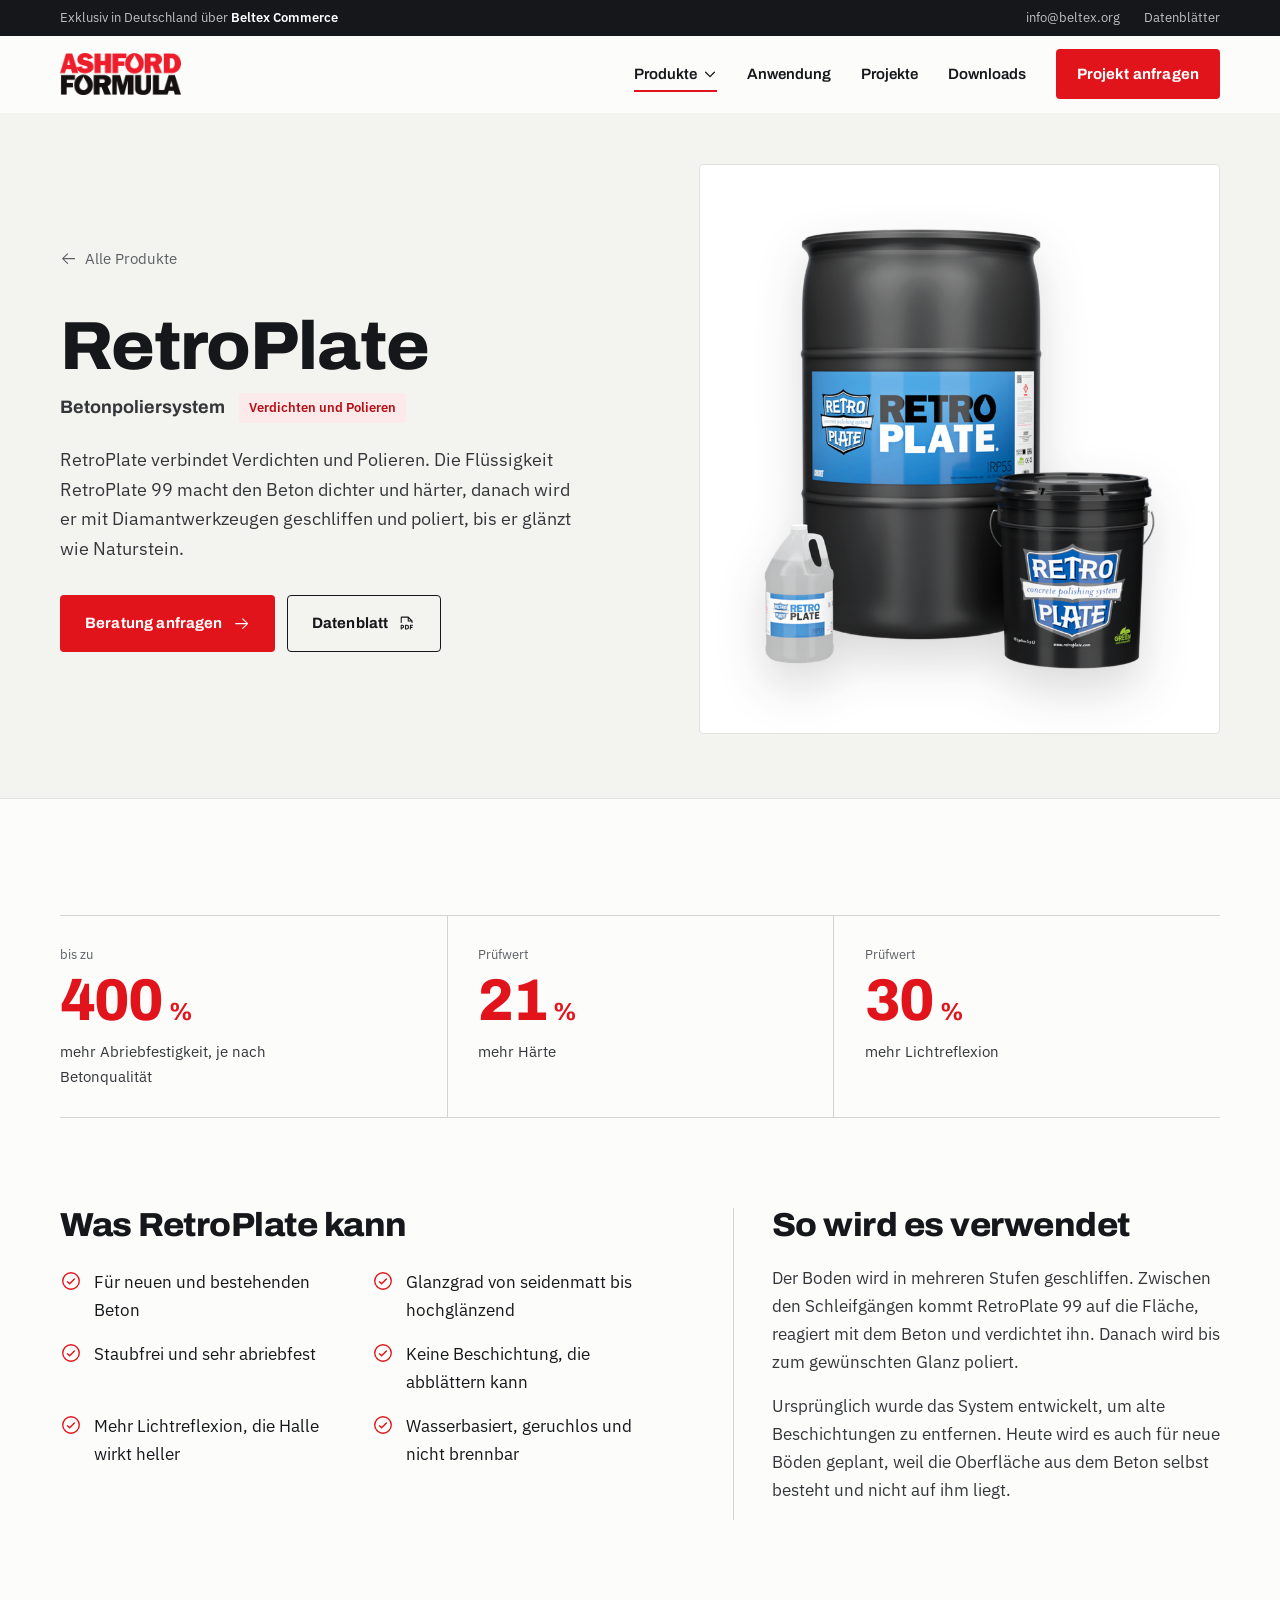
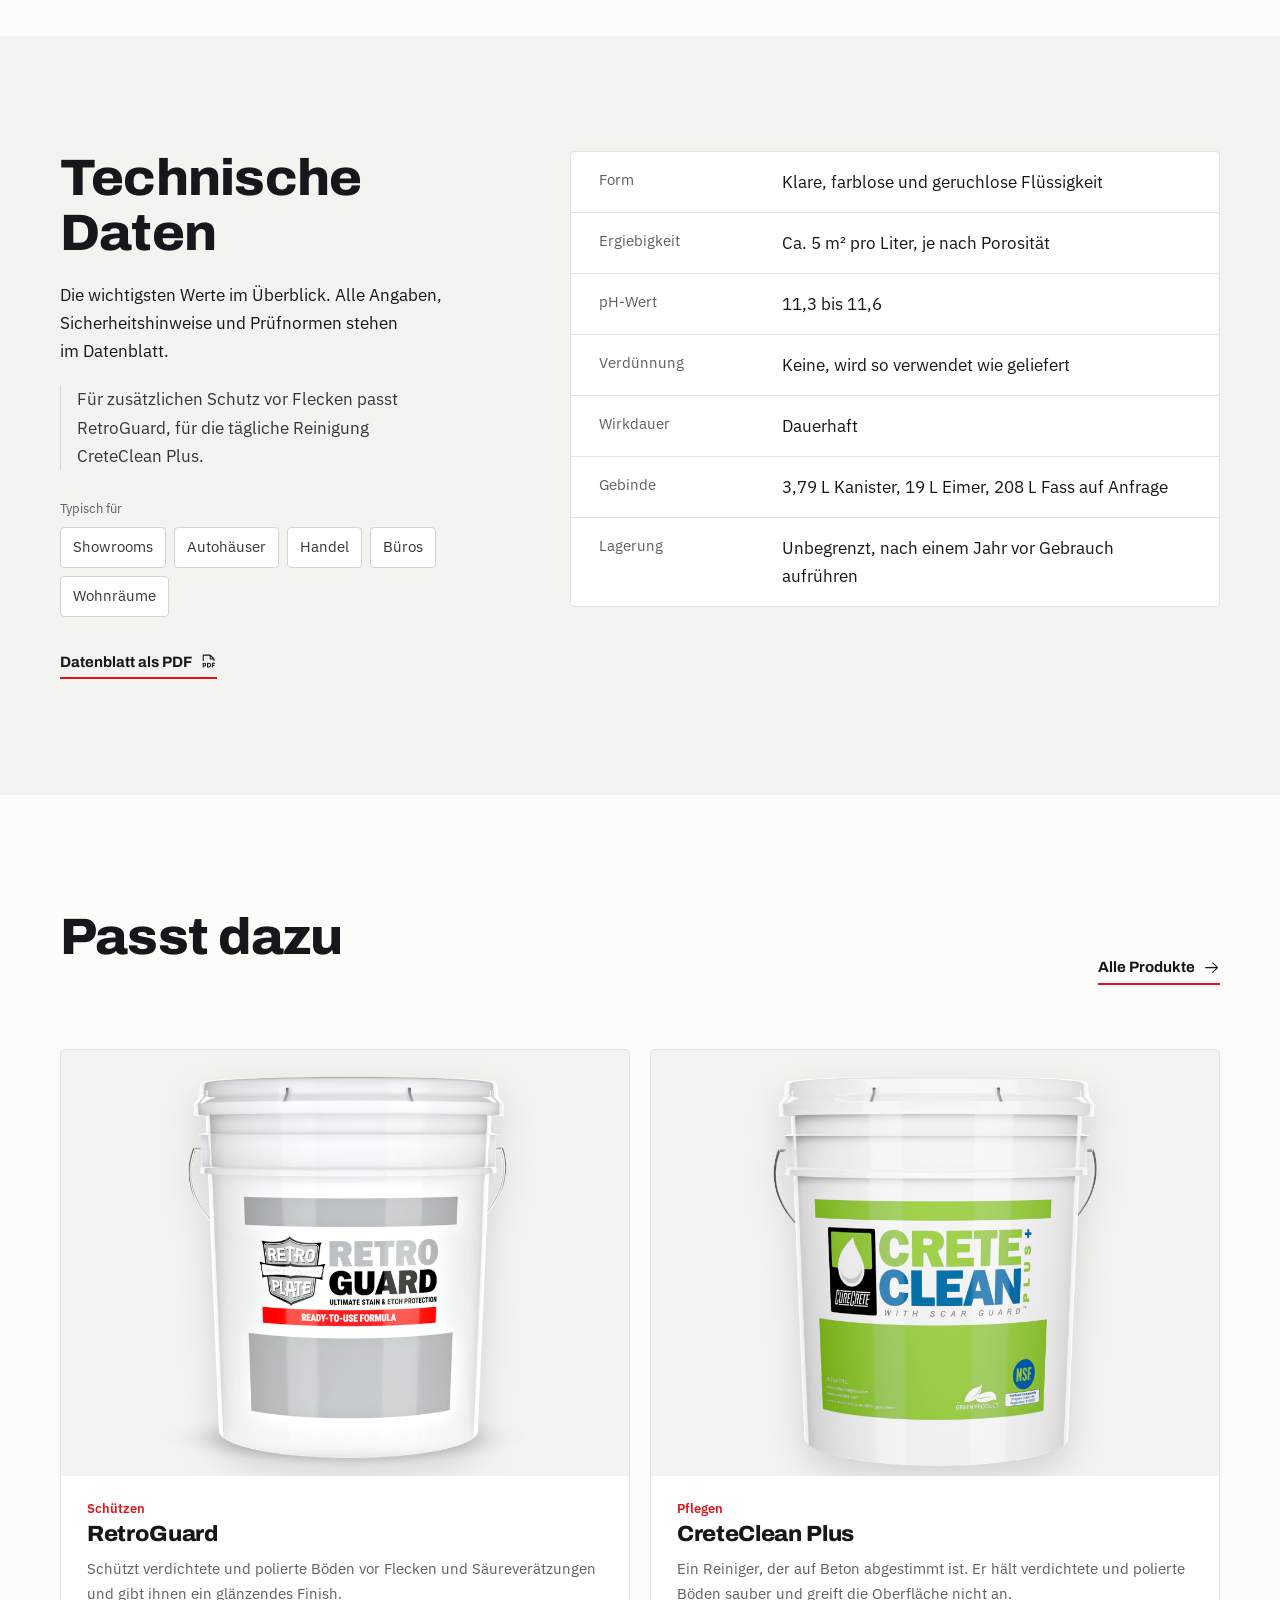
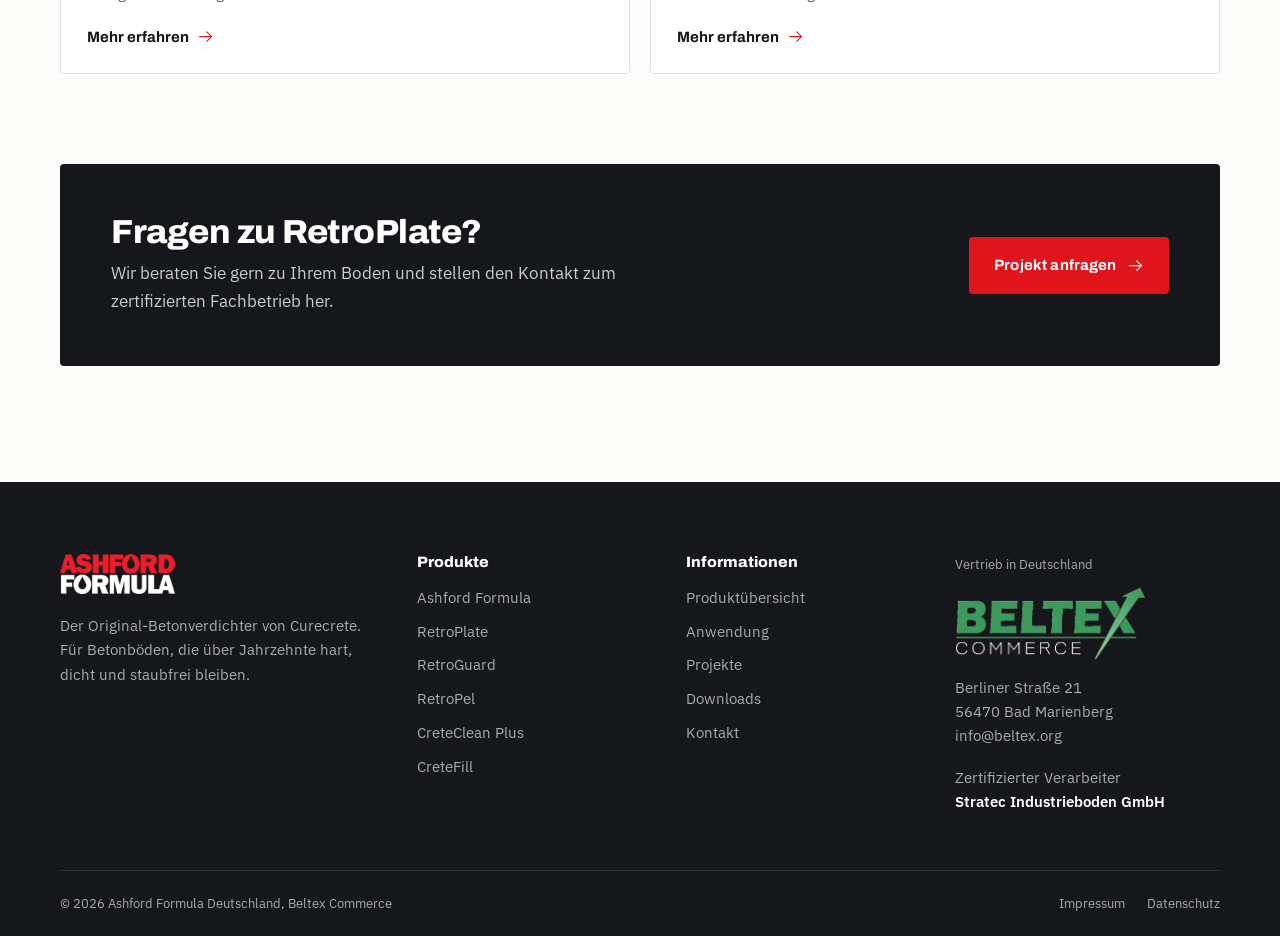
<file: produkte/retroplate/index.html>
<!doctype html>
<html lang="de">
<head>
<meta charset="utf-8">
<meta name="viewport" content="width=device-width, initial-scale=1">
<title>RetroPlate | Ashford Formula Deutschland</title>
<meta name="description" content="RetroPlate verbindet Verdichten und Polieren. Die Flüssigkeit RetroPlate 99 macht den Beton dichter und härter, danach wird er mit Diamantwerkzeugen.">
<meta name="theme-color" content="#16171A">
<link rel="preload" href="../../assets/fonts/archivo-latin.woff2" as="font" type="font/woff2" crossorigin>
<link rel="preload" href="../../assets/fonts/plex-latin.woff2" as="font" type="font/woff2" crossorigin>
<link rel="stylesheet" href="../../assets/css/style.css?v=455e66d8">
</head>
<body>
<div class="topbar">
  <div class="wrap">
    <span>Exklusiv in Deutschland über <strong>Beltex Commerce</strong></span>
    <nav aria-label="Service"><a href="mailto:info@beltex.org">info@beltex.org</a><a href="../../downloads/">Datenblätter</a></nav>
  </div>
</div>
<header class="header" id="header">
  <div class="wrap">
    <a href="../.././" class="logo" aria-label="Ashford Formula, zur Startseite"><img src="../../assets/ashford-formula-logo.png" alt="Ashford Formula" width="1128" height="392"></a>
    <nav class="nav" id="nav" aria-label="Hauptmenü">
      <div class="dd">
        <a href="../../produkte/" class="dd__toggle" aria-current="page">Produkte <svg class="icon" viewBox="0 0 256 256" aria-hidden="true"><path d="M216.49,104.49l-80,80a12,12,0,0,1-17,0l-80-80a12,12,0,0,1,17-17L128,159l71.51-71.52a12,12,0,0,1,17,17Z"/></svg></a>
        <div class="dd__menu">
          <a href="../../produkte/" class="dd__all">Alle Produkte im Überblick</a>
          <a href="../../produkte/ashford-formula/"><b>Ashford Formula</b><small>Verdichten</small></a><a href="../../produkte/retroplate/"><b>RetroPlate</b><small>Verdichten und Polieren</small></a><a href="../../produkte/retroguard/"><b>RetroGuard</b><small>Schützen</small></a><a href="../../produkte/retropel/"><b>RetroPel</b><small>Schützen</small></a><a href="../../produkte/creteclean/"><b>CreteClean Plus</b><small>Pflegen</small></a><a href="../../produkte/cretefill/"><b>CreteFill</b><small>Reparieren</small></a>
        </div>
      </div>
      <a href="../../anwendung/">Anwendung</a>
      <a href="../../projekte/">Projekte</a>
      <a href="../../downloads/">Downloads</a>
      <a href="../../kontakt/" class="btn btn--red">Projekt anfragen</a>
    </nav>
    <button class="burger" id="burger" aria-label="Menü öffnen" aria-expanded="false" aria-controls="nav"><span></span><span></span><span></span></button>
  </div>
</header>

<main>
<section class="phero">
  <div class="wrap phero__grid">
    <div class="phero__txt">
      <a href="../../produkte/#retroplate" class="phero__back"><svg class="icon" viewBox="0 0 256 256" aria-hidden="true"><path d="M224,128a8,8,0,0,1-8,8H59.31l58.35,58.34a8,8,0,0,1-11.32,11.32l-72-72a8,8,0,0,1,0-11.32l72-72a8,8,0,0,1,11.32,11.32L59.31,120H216A8,8,0,0,1,224,128Z"/></svg> Alle Produkte</a>
      <h1>RetroPlate</h1>
      <p class="phero__sub">Betonpoliersystem <span>Verdichten und Polieren</span></p>
      <p class="lead">RetroPlate verbindet Verdichten und Polieren. Die Flüssigkeit RetroPlate 99 macht den Beton dichter und härter, danach wird er mit Diamantwerkzeugen geschliffen und poliert, bis er glänzt wie Naturstein.</p>
      <div class="phero__cta">
        <a href="../../kontakt/" class="btn btn--red">Beratung anfragen <svg class="icon" viewBox="0 0 256 256" aria-hidden="true"><path d="M221.66,133.66l-72,72a8,8,0,0,1-11.32-11.32L196.69,136H40a8,8,0,0,1,0-16H196.69L138.34,61.66a8,8,0,0,1,11.32-11.32l72,72A8,8,0,0,1,221.66,133.66Z"/></svg></a>
        <a href="../../downloads/datenblatt-retroplate.pdf" target="_blank" rel="noopener" class="btn btn--line">Datenblatt <svg class="icon" viewBox="0 0 256 256" aria-hidden="true"><path d="M224,152a8,8,0,0,1-8,8H192v16h16a8,8,0,0,1,0,16H192v16a8,8,0,0,1-16,0V152a8,8,0,0,1,8-8h32A8,8,0,0,1,224,152ZM92,172a28,28,0,0,1-28,28H56v8a8,8,0,0,1-16,0V152a8,8,0,0,1,8-8H64A28,28,0,0,1,92,172Zm-16,0a12,12,0,0,0-12-12H56v24h8A12,12,0,0,0,76,172Zm88,8a36,36,0,0,1-36,36H112a8,8,0,0,1-8-8V152a8,8,0,0,1,8-8h16A36,36,0,0,1,164,180Zm-16,0a20,20,0,0,0-20-20h-8v40h8A20,20,0,0,0,148,180ZM40,112V40A16,16,0,0,1,56,24h96a8,8,0,0,1,5.66,2.34l56,56A8,8,0,0,1,216,88v24a8,8,0,0,1-16,0V96H152a8,8,0,0,1-8-8V40H56v72a8,8,0,0,1-16,0ZM160,80h28.69L160,51.31Z"/></svg></a>
      </div>
    </div>
    <div class="phero__img"><img src="../../assets/packshot-retroplate.png" alt="RetroPlate, Gebinde"></div>
  </div>
</section>

<section class="sec">
  <div class="wrap">
    <ul class="pstats reveal"><li><span class="pstat__pre">bis zu</span><b class="num">400<small>%</small></b><span>mehr Abriebfestigkeit, je nach Betonqualität</span></li><li><span class="pstat__pre">Prüfwert</span><b class="num">21<small>%</small></b><span>mehr Härte</span></li><li><span class="pstat__pre">Prüfwert</span><b class="num">30<small>%</small></b><span>mehr Lichtreflexion</span></li></ul>
    <div class="pinfo">
      <div class="reveal">
        <h2 class="h2">Was RetroPlate kann</h2>
        <ul class="ticks ticks--2"><li><svg class="icon" viewBox="0 0 256 256" aria-hidden="true"><path d="M173.66,98.34a8,8,0,0,1,0,11.32l-56,56a8,8,0,0,1-11.32,0l-24-24a8,8,0,0,1,11.32-11.32L112,148.69l50.34-50.35A8,8,0,0,1,173.66,98.34ZM232,128A104,104,0,1,1,128,24,104.11,104.11,0,0,1,232,128Zm-16,0a88,88,0,1,0-88,88A88.1,88.1,0,0,0,216,128Z"/></svg>Für neuen und bestehenden Beton</li><li><svg class="icon" viewBox="0 0 256 256" aria-hidden="true"><path d="M173.66,98.34a8,8,0,0,1,0,11.32l-56,56a8,8,0,0,1-11.32,0l-24-24a8,8,0,0,1,11.32-11.32L112,148.69l50.34-50.35A8,8,0,0,1,173.66,98.34ZM232,128A104,104,0,1,1,128,24,104.11,104.11,0,0,1,232,128Zm-16,0a88,88,0,1,0-88,88A88.1,88.1,0,0,0,216,128Z"/></svg>Glanzgrad von seidenmatt bis hochglänzend</li><li><svg class="icon" viewBox="0 0 256 256" aria-hidden="true"><path d="M173.66,98.34a8,8,0,0,1,0,11.32l-56,56a8,8,0,0,1-11.32,0l-24-24a8,8,0,0,1,11.32-11.32L112,148.69l50.34-50.35A8,8,0,0,1,173.66,98.34ZM232,128A104,104,0,1,1,128,24,104.11,104.11,0,0,1,232,128Zm-16,0a88,88,0,1,0-88,88A88.1,88.1,0,0,0,216,128Z"/></svg>Staubfrei und sehr abriebfest</li><li><svg class="icon" viewBox="0 0 256 256" aria-hidden="true"><path d="M173.66,98.34a8,8,0,0,1,0,11.32l-56,56a8,8,0,0,1-11.32,0l-24-24a8,8,0,0,1,11.32-11.32L112,148.69l50.34-50.35A8,8,0,0,1,173.66,98.34ZM232,128A104,104,0,1,1,128,24,104.11,104.11,0,0,1,232,128Zm-16,0a88,88,0,1,0-88,88A88.1,88.1,0,0,0,216,128Z"/></svg>Keine Beschichtung, die abblättern kann</li><li><svg class="icon" viewBox="0 0 256 256" aria-hidden="true"><path d="M173.66,98.34a8,8,0,0,1,0,11.32l-56,56a8,8,0,0,1-11.32,0l-24-24a8,8,0,0,1,11.32-11.32L112,148.69l50.34-50.35A8,8,0,0,1,173.66,98.34ZM232,128A104,104,0,1,1,128,24,104.11,104.11,0,0,1,232,128Zm-16,0a88,88,0,1,0-88,88A88.1,88.1,0,0,0,216,128Z"/></svg>Mehr Lichtreflexion, die Halle wirkt heller</li><li><svg class="icon" viewBox="0 0 256 256" aria-hidden="true"><path d="M173.66,98.34a8,8,0,0,1,0,11.32l-56,56a8,8,0,0,1-11.32,0l-24-24a8,8,0,0,1,11.32-11.32L112,148.69l50.34-50.35A8,8,0,0,1,173.66,98.34ZM232,128A104,104,0,1,1,128,24,104.11,104.11,0,0,1,232,128Zm-16,0a88,88,0,1,0-88,88A88.1,88.1,0,0,0,216,128Z"/></svg>Wasserbasiert, geruchlos und nicht brennbar</li></ul>
      </div>
      <div class="pinfo__how reveal reveal-d1">
        <h2 class="h2">So wird es verwendet</h2>
        <p>Der Boden wird in mehreren Stufen geschliffen. Zwischen den Schleifgängen kommt RetroPlate 99 auf die Fläche, reagiert mit dem Beton und verdichtet ihn. Danach wird bis zum gewünschten Glanz poliert.</p><p>Ursprünglich wurde das System entwickelt, um alte Beschichtungen zu entfernen. Heute wird es auch für neue Böden geplant, weil die Oberfläche aus dem Beton selbst besteht und nicht auf ihm liegt.</p>
      </div>
    </div>
  </div>
</section>

<section class="sec sec--concrete">
  <div class="wrap pspec">
    <div class="reveal">
      <h2 class="h2">Technische Daten</h2>
      <p>Die wichtigsten Werte im Überblick. Alle Angaben, Sicherheitshinweise und Prüfnormen stehen im Datenblatt.</p>
      <p class="pspec__note">Für zusätzlichen Schutz vor Flecken passt RetroGuard, für die tägliche Reinigung CreteClean Plus.</p>
      <div class="pspec__uses"><span>Typisch für</span><ul class="chips"><li>Showrooms</li><li>Autohäuser</li><li>Handel</li><li>Büros</li><li>Wohnräume</li></ul></div>
      <a href="../../downloads/datenblatt-retroplate.pdf" target="_blank" rel="noopener" class="textlink">Datenblatt als PDF <svg class="icon" viewBox="0 0 256 256" aria-hidden="true"><path d="M224,152a8,8,0,0,1-8,8H192v16h16a8,8,0,0,1,0,16H192v16a8,8,0,0,1-16,0V152a8,8,0,0,1,8-8h32A8,8,0,0,1,224,152ZM92,172a28,28,0,0,1-28,28H56v8a8,8,0,0,1-16,0V152a8,8,0,0,1,8-8H64A28,28,0,0,1,92,172Zm-16,0a12,12,0,0,0-12-12H56v24h8A12,12,0,0,0,76,172Zm88,8a36,36,0,0,1-36,36H112a8,8,0,0,1-8-8V152a8,8,0,0,1,8-8h16A36,36,0,0,1,164,180Zm-16,0a20,20,0,0,0-20-20h-8v40h8A20,20,0,0,0,148,180ZM40,112V40A16,16,0,0,1,56,24h96a8,8,0,0,1,5.66,2.34l56,56A8,8,0,0,1,216,88v24a8,8,0,0,1-16,0V96H152a8,8,0,0,1-8-8V40H56v72a8,8,0,0,1-16,0ZM160,80h28.69L160,51.31Z"/></svg></a>
    </div>
    <dl class="spec reveal reveal-d1"><div><dt>Form</dt><dd>Klare, farblose und geruchlose Flüssigkeit</dd></div><div><dt>Ergiebigkeit</dt><dd>Ca. 5 m² pro Liter, je nach Porosität</dd></div><div><dt>pH-Wert</dt><dd>11,3 bis 11,6</dd></div><div><dt>Verdünnung</dt><dd>Keine, wird so verwendet wie geliefert</dd></div><div><dt>Wirkdauer</dt><dd>Dauerhaft</dd></div><div><dt>Gebinde</dt><dd>3,79 L Kanister, 19 L Eimer, 208 L Fass auf Anfrage</dd></div><div><dt>Lagerung</dt><dd>Unbegrenzt, nach einem Jahr vor Gebrauch aufrühren</dd></div></dl>
  </div>
</section>

<section class="sec">
  <div class="wrap">
    <div class="sec-head sec-head--row reveal">
      <div><h2 class="h2">Passt dazu</h2></div>
      <a href="../../produkte/" class="textlink">Alle Produkte <svg class="icon" viewBox="0 0 256 256" aria-hidden="true"><path d="M221.66,133.66l-72,72a8,8,0,0,1-11.32-11.32L196.69,136H40a8,8,0,0,1,0-16H196.69L138.34,61.66a8,8,0,0,1,11.32-11.32l72,72A8,8,0,0,1,221.66,133.66Z"/></svg></a>
    </div>
    <div class="products products--2">
      <article class="product reveal">
        <div class="product__img"><img src="../../assets/packshot-retroguard.png" alt="RetroGuard" loading="lazy"></div>
        <div class="product__body">
          <span class="product__cat">Schützen</span>
          <h3><a href="../../produkte/retroguard/">RetroGuard</a></h3>
          <p>Schützt verdichtete und polierte Böden vor Flecken und Säureverätzungen und gibt ihnen ein glänzendes Finish.</p>
          <span class="product__more">Mehr erfahren <svg class="icon" viewBox="0 0 256 256" aria-hidden="true"><path d="M221.66,133.66l-72,72a8,8,0,0,1-11.32-11.32L196.69,136H40a8,8,0,0,1,0-16H196.69L138.34,61.66a8,8,0,0,1,11.32-11.32l72,72A8,8,0,0,1,221.66,133.66Z"/></svg></span>
        </div>
      </article>
      <article class="product reveal reveal-d1">
        <div class="product__img"><img src="../../assets/packshot-creteclean.png" alt="CreteClean Plus" loading="lazy"></div>
        <div class="product__body">
          <span class="product__cat">Pflegen</span>
          <h3><a href="../../produkte/creteclean/">CreteClean Plus</a></h3>
          <p>Ein Reiniger, der auf Beton abgestimmt ist. Er hält verdichtete und polierte Böden sauber und greift die Oberfläche nicht an.</p>
          <span class="product__more">Mehr erfahren <svg class="icon" viewBox="0 0 256 256" aria-hidden="true"><path d="M221.66,133.66l-72,72a8,8,0,0,1-11.32-11.32L196.69,136H40a8,8,0,0,1,0-16H196.69L138.34,61.66a8,8,0,0,1,11.32-11.32l72,72A8,8,0,0,1,221.66,133.66Z"/></svg></span>
        </div>
      </article>
    </div>
    <div class="spacer"></div>
    <div class="cta-band reveal">
      <div>
        <h2>Fragen zu RetroPlate?</h2>
        <p>Wir beraten Sie gern zu Ihrem Boden und stellen den Kontakt zum zertifizierten Fachbetrieb her.</p>
      </div>
      <a href="../../kontakt/" class="btn btn--red">Projekt anfragen <svg class="icon" viewBox="0 0 256 256" aria-hidden="true"><path d="M221.66,133.66l-72,72a8,8,0,0,1-11.32-11.32L196.69,136H40a8,8,0,0,1,0-16H196.69L138.34,61.66a8,8,0,0,1,11.32-11.32l72,72A8,8,0,0,1,221.66,133.66Z"/></svg></a>
    </div>
  </div>
</section>
</main>
<footer class="footer">
  <div class="wrap">
    <div class="footer__top">
      <div class="footer__brand">
        <img src="../../assets/ashford-formula-logo-weiss.png" alt="Ashford Formula" width="1128" height="392">
        <p>Der Original-Betonverdichter von Curecrete. Für Betonböden, die über Jahrzehnte hart, dicht und staubfrei bleiben.</p>
      </div>
      <div>
        <h2 class="fh">Produkte</h2>
        <ul><li><a href="../../produkte/ashford-formula/">Ashford Formula</a></li><li><a href="../../produkte/retroplate/">RetroPlate</a></li><li><a href="../../produkte/retroguard/">RetroGuard</a></li><li><a href="../../produkte/retropel/">RetroPel</a></li><li><a href="../../produkte/creteclean/">CreteClean Plus</a></li><li><a href="../../produkte/cretefill/">CreteFill</a></li></ul>
      </div>
      <div>
        <h2 class="fh">Informationen</h2>
        <ul><li><a href="../../produkte/">Produktübersicht</a></li><li><a href="../../anwendung/">Anwendung</a></li><li><a href="../../projekte/">Projekte</a></li><li><a href="../../downloads/">Downloads</a></li><li><a href="../../kontakt/">Kontakt</a></li></ul>
      </div>
      <div class="footer__partner">
        <small>Vertrieb in Deutschland</small>
        <img src="../../assets/beltex-commerce-logo-weiss.png" alt="Beltex Commerce">
        <p>Berliner Straße 21<br>56470 Bad Marienberg<br><a href="mailto:info@beltex.org">info@beltex.org</a></p>
        <p class="sub">Zertifizierter Verarbeiter<br><a href="https://www.stratec-industrieboden.de/" target="_blank" rel="noopener">Stratec Industrieboden GmbH</a></p>
      </div>
    </div>
    <div class="footer__bottom">
      <span>© 2026 Ashford Formula Deutschland, Beltex Commerce</span>
      <nav aria-label="Rechtliches"><a href="../../impressum/">Impressum</a><a href="../../datenschutz/">Datenschutz</a></nav>
    </div>
  </div>
</footer>
<div class="lightbox" id="lightbox" role="dialog" aria-label="Bildansicht"><button aria-label="Schließen"><svg class="icon" viewBox="0 0 256 256" aria-hidden="true"><path d="M205.66,194.34a8,8,0,0,1-11.32,11.32L128,139.31,61.66,205.66a8,8,0,0,1-11.32-11.32L116.69,128,50.34,61.66A8,8,0,0,1,61.66,50.34L128,116.69l66.34-66.35a8,8,0,0,1,11.32,11.32L139.31,128Z"/></svg></button></div>
<div class="toast" id="toast" role="status"></div>
<script src="../../assets/js/main.js?v=ea25cb96"></script>
</body>
</html>
</file>
<file: assets/css/style.css>
/* ==========================================================
   Ashford Formula Deutschland
   Design: hell, technisch-sachlich, ruhige Flächen, Rot als Akzent
   ========================================================== */

/* ---------- Schriften (lokal, keine Google-Verbindung) ---------- */
@font-face{font-family:"Archivo";font-style:normal;font-display:swap;font-weight:100 900;font-stretch:62% 125%;
  src:url(../fonts/archivo-latin.woff2) format("woff2-variations");
  unicode-range:U+0000-00FF,U+0131,U+0152-0153,U+02BB-02BC,U+02C6,U+02DA,U+02DC,U+0304,U+0308,U+0329,U+2000-206F,U+20AC,U+2122,U+2191,U+2193,U+2212,U+2215,U+FEFF,U+FFFD}
@font-face{font-family:"Archivo";font-style:normal;font-display:swap;font-weight:100 900;font-stretch:62% 125%;
  src:url(../fonts/archivo-latin-ext.woff2) format("woff2-variations");
  unicode-range:U+0100-02BA,U+02BD-02C5,U+02C7-02CC,U+02CE-02D7,U+02DD-02FF,U+1E00-1E9F,U+20A0-20AB,U+20AD-20C0,U+2C60-2C7F,U+A720-A7FF}
@font-face{font-family:"IBM Plex Sans";font-style:normal;font-display:swap;font-weight:100 700;
  src:url(../fonts/plex-latin.woff2) format("woff2-variations");
  unicode-range:U+0000-00FF,U+0131,U+0152-0153,U+02BB-02BC,U+02C6,U+02DA,U+02DC,U+0304,U+0308,U+0329,U+2000-206F,U+20AC,U+2122,U+2191,U+2193,U+2212,U+2215,U+FEFF,U+FFFD}
@font-face{font-family:"IBM Plex Sans";font-style:normal;font-display:swap;font-weight:100 700;
  src:url(../fonts/plex-latin-ext.woff2) format("woff2-variations");
  unicode-range:U+0100-02BA,U+02BD-02C5,U+02C7-02CC,U+02CE-02D7,U+02DD-02FF,U+1E00-1E9F,U+20A0-20AB,U+20AD-20C0,U+2C60-2C7F,U+A720-A7FF}

/* ---------- Tokens ---------- */
:root{
  --red:#E1141C;
  --red-deep:#B50F16;
  --red-soft:#FCE9EA;
  --ink:#16171A;
  --ink-2:#34363A;
  --muted:#5C5F64;
  --line:#E2E3E0;
  --line-2:#D3D4D0;
  --concrete:#F3F3F0;
  --concrete-2:#E9E9E5;
  --paper:#FCFCFB;
  --white:#fff;

  --display:"Archivo",system-ui,sans-serif;
  --body:"IBM Plex Sans",system-ui,sans-serif;

  /* Schriftskala: ein Wert pro Rolle */
  --fs-h1:clamp(40px,5.5vw,68px);
  --fs-h2s:clamp(24px,2.6vw,34px);
  --fs-h3:22px;
  --fs-h4:18px;
  --fs-sm:15px;
  --fs-xs:13px;

  --r:4px;            /* ein Radius für alles */
  --wrap:1240px;
  --gutter:clamp(20px,4vw,40px);
  --sec:clamp(80px,9vw,128px);
  --ease:cubic-bezier(.16,1,.3,1);

  --shadow-1:0 1px 2px rgba(22,23,26,.06),0 6px 18px rgba(22,23,26,.06);
  --shadow-2:0 2px 4px rgba(22,23,26,.06),0 22px 48px rgba(22,23,26,.12);
}

/* ---------- Basis ---------- */
*,*::before,*::after{box-sizing:border-box;margin:0;padding:0}
html{scroll-behavior:smooth;scroll-padding-top:100px;-webkit-text-size-adjust:100%;scrollbar-color:#B9BAB6 var(--concrete)}
body{font-family:var(--body);font-size:17px;line-height:1.65;color:var(--ink);background:var(--paper);-webkit-font-smoothing:antialiased;overflow-x:hidden;font-feature-settings:"kern"}
img,svg,video{display:block;max-width:100%}
a{color:inherit;text-decoration:none}
button{font:inherit;color:inherit}
::selection{background:var(--red);color:#fff}
:focus-visible{outline:2px solid var(--red);outline-offset:3px;border-radius:2px}
h1,h2,h3,h4{font-family:var(--display);font-weight:800;line-height:1.08;letter-spacing:-.015em;text-wrap:balance;font-stretch:104%}
p{text-wrap:pretty}
.num{font-variant-numeric:tabular-nums lining-nums}
.icon{width:1.15em;height:1.15em;flex:0 0 auto;fill:currentColor}

.wrap{max-width:var(--wrap);margin:0 auto;padding:0 var(--gutter)}
.sec{padding:var(--sec) 0}
.sec--concrete{background:var(--concrete)}
.h2{font-size:clamp(32px,4vw,52px);margin-bottom:20px}
.lead{font-size:clamp(17px,1.4vw,19px);color:var(--ink-2);max-width:62ch}
.sec-head{max-width:760px;margin-bottom:clamp(40px,5vw,64px)}
.sec-head--row{max-width:none;display:flex;justify-content:space-between;align-items:flex-end;gap:32px;flex-wrap:wrap}
.sec-head--row > div{max-width:720px}
.textlink{display:inline-flex;align-items:center;gap:8px;font-family:var(--display);font-weight:700;font-size:var(--fs-sm);color:var(--ink);border-bottom:2px solid var(--red);padding-bottom:3px;transition:gap .3s var(--ease),color .2s}
.textlink:hover{gap:12px;color:var(--red-deep)}

/* ---------- Buttons ---------- */
.btn{display:inline-flex;align-items:center;justify-content:center;gap:10px;white-space:nowrap;font-family:var(--display);font-weight:700;font-size:var(--fs-sm);letter-spacing:.01em;padding:15px 24px;border-radius:var(--r);border:1.5px solid transparent;cursor:pointer;transition:background .2s,color .2s,border-color .2s,transform .15s}
.btn .icon{transition:transform .3s var(--ease)}
.btn:hover .icon{transform:translateX(3px)}
.btn:active{transform:translateY(1px)}
.btn--red{background:var(--red);color:#fff}
.btn--red:hover{background:var(--red-deep)}
.btn--light{background:rgba(255,255,255,.08);border-color:rgba(255,255,255,.55);color:#fff;backdrop-filter:blur(4px)}
.btn--light:hover{background:#fff;color:var(--ink);border-color:#fff}
.btn--line{border-color:var(--ink);color:var(--ink);background:transparent}
.btn--line:hover{background:var(--ink);color:#fff}

/* ---------- Topbar + Header ---------- */
.topbar{background:var(--ink);color:#BFC1C4;font-size:var(--fs-xs)}
.topbar .wrap{display:flex;justify-content:space-between;align-items:center;gap:20px;height:36px}
.topbar strong{color:#fff;font-weight:600}
.topbar nav{display:flex;gap:24px}
.topbar a:hover{color:#fff}

.header{position:sticky;top:0;z-index:50;background:rgba(252,252,251,.92);backdrop-filter:saturate(1.4) blur(12px);border-bottom:1px solid transparent;transition:border-color .3s,box-shadow .3s}
.header.is-scrolled{border-color:var(--line);box-shadow:0 8px 24px rgba(22,23,26,.05)}
.header .wrap{display:flex;align-items:center;justify-content:space-between;gap:24px;height:76px}
.logo img{height:42px;width:auto}
.nav{display:flex;align-items:center;gap:30px}
.nav > a:not(.btn),.dd__toggle{position:relative;font-family:var(--display);font-weight:600;font-size:var(--fs-sm);padding:8px 0}
.nav > a:not(.btn)::after,.dd__toggle::after{content:"";position:absolute;left:0;right:0;bottom:2px;height:2px;background:var(--red);transform:scaleX(0);transform-origin:left;transition:transform .35s var(--ease)}
.nav > a:not(.btn):hover::after,.dd:hover .dd__toggle::after,.nav a[aria-current="page"]::after,.dd__toggle[aria-current="page"]::after{transform:scaleX(1)}
.nav .btn{padding:12px 20px}
.dd{position:relative}
.dd__toggle{display:inline-flex;align-items:center;gap:6px}
.dd__toggle .icon{width:14px;height:14px;transition:transform .3s var(--ease)}
.dd:hover .dd__toggle .icon,.dd:focus-within .dd__toggle .icon{transform:rotate(180deg)}
.dd__menu{position:absolute;top:calc(100% + 20px);left:-22px;min-width:300px;background:#fff;border:1px solid var(--line);border-radius:var(--r);box-shadow:var(--shadow-2);padding:8px;opacity:0;visibility:hidden;transform:translateY(6px);transition:opacity .2s,transform .3s var(--ease),visibility .2s}
.dd__menu::before{content:"";position:absolute;left:0;right:0;top:-22px;height:22px}
.dd:hover .dd__menu,.dd:focus-within .dd__menu{opacity:1;visibility:visible;transform:none}
.dd__menu a{display:flex;justify-content:space-between;align-items:baseline;gap:16px;padding:10px 14px;border-radius:2px;font-family:var(--display);font-weight:600;font-size:var(--fs-sm);transition:background .15s,color .15s}
.dd__menu a:hover{background:var(--concrete);color:var(--red-deep)}
.dd__menu small{font-family:var(--body);font-weight:400;font-size:var(--fs-xs);color:var(--muted)}
.dd__menu .dd__all{color:var(--red);border-bottom:1px solid var(--line);border-radius:0;margin-bottom:4px;padding-bottom:12px}
.burger{display:none;width:44px;height:44px;background:none;border:0;cursor:pointer;border-radius:var(--r)}
.burger span{display:block;width:24px;height:2px;margin:5px auto;background:var(--ink);transition:transform .3s var(--ease),opacity .2s}

/* ---------- Hero ---------- */
.hero{position:relative;color:#fff;overflow:hidden;background:#1d1e20;isolation:isolate}
.hero__media{position:absolute;inset:0;z-index:-2}
.hero__media img{width:100%;height:100%;object-fit:cover;object-position:center 62%;animation:heroZoom 2.4s var(--ease) both}
.hero::after{content:"";position:absolute;inset:0;z-index:-1;background:linear-gradient(90deg,rgba(14,15,16,.88) 0%,rgba(14,15,16,.62) 50%,rgba(14,15,16,.2) 100%)}
.hero .wrap{min-height:min(calc(100dvh - 112px),780px);display:flex;flex-direction:column;justify-content:center;padding-top:72px;padding-bottom:72px}
.hero h1{font-size:clamp(42px,5.8vw,80px);max-width:none;line-height:1.02;letter-spacing:-.025em;font-stretch:100%;margin-bottom:24px}
.hero h1 span{display:block}
.hero h1 em{font-style:normal;text-decoration:underline;text-decoration-color:var(--red);text-decoration-thickness:.12em;text-underline-offset:.1em;text-decoration-skip-ink:none}
.hero p{font-size:clamp(17px,1.5vw,20px);max-width:44ch;color:#E3E4E6;margin-bottom:36px}
.hero__cta{display:flex;flex-wrap:wrap;gap:12px}
.hero h1 span,.hero p,.hero__cta{animation:rise 1s var(--ease) both}
.hero h1 span:nth-child(2){animation-delay:.12s}
.hero p{animation-delay:.24s}
.hero__cta{animation-delay:.36s}
@keyframes rise{from{opacity:0;transform:translateY(22px);filter:blur(6px)}to{opacity:1;transform:none;filter:none}}
@keyframes heroZoom{from{transform:scale(1.08)}to{transform:scale(1)}}

/* ---------- Beweisleiste ---------- */
.proof{background:#fff;border-bottom:1px solid var(--line)}
.proof ul{list-style:none;display:grid;grid-template-columns:repeat(4,1fr)}
.proof li{display:flex;align-items:center;gap:14px;padding:26px 24px;border-left:1px solid var(--line)}
.proof li:first-child{border-left:0;padding-left:0}
.proof .icon{width:28px;height:28px;color:var(--red)}
.proof b{display:block;font-family:var(--display);font-weight:800;font-size:var(--fs-h4);line-height:1.2}
.proof span{font-size:var(--fs-xs);color:var(--muted);line-height:1.35}

/* ---------- Intro ---------- */
.intro{display:grid;grid-template-columns:1.1fr 1fr;gap:clamp(40px,7vw,96px);align-items:center}
.intro__img{position:relative}
.intro__img img{width:100%;aspect-ratio:5/4;object-fit:cover;border-radius:var(--r)}
.intro__img::after{content:"";position:absolute;left:-14px;bottom:-14px;width:44%;height:44%;border-left:3px solid var(--red);border-bottom:3px solid var(--red);z-index:-1}
.intro p{color:var(--ink-2);margin-bottom:18px;max-width:58ch}
.intro .textlink{margin-top:12px}

/* ---------- Vorteile ---------- */
.adv{display:grid;grid-template-columns:.9fr 1.1fr;gap:clamp(40px,7vw,96px);align-items:start}
.adv__intro{position:sticky;top:120px}
.figures{list-style:none}
.figure{display:grid;grid-template-columns:minmax(150px,auto) 1fr;gap:28px;align-items:baseline;padding:30px 0;border-top:1px solid var(--line-2)}
.figure:last-child{border-bottom:1px solid var(--line-2)}
.figure__n{font-family:var(--display);font-weight:800;font-size:clamp(52px,6vw,80px);line-height:.9;letter-spacing:-.03em;color:var(--red);font-stretch:96%}
.figure__n small{font-size:.45em;margin-left:4px;letter-spacing:0}
.figure h3{font-size:var(--fs-h3);margin-bottom:6px}
.figure p{color:var(--muted);font-size:1em;max-width:42ch}
.extras{display:grid;grid-template-columns:1fr 1fr;gap:28px 56px;margin-top:clamp(56px,7vw,88px);padding-top:40px;border-top:1px solid var(--line-2)}
.extra{display:grid;grid-template-columns:28px 1fr;gap:4px 16px;align-items:start}
.extra .icon{width:26px;height:26px;color:var(--red);grid-row:span 2;margin-top:2px}
.extra h3{font-size:var(--fs-h4);margin-bottom:6px}
.extra p{font-size:var(--fs-sm);color:var(--muted)}

/* ---------- Wirkweise ---------- */
.how{display:grid;grid-template-columns:.8fr 1.2fr;gap:clamp(40px,6vw,80px);align-items:center}
.how p{color:var(--ink-2);margin-bottom:16px}
.ticks{list-style:none;margin-top:24px;display:grid;gap:14px}
.ticks li{display:flex;gap:12px;align-items:flex-start;font-size:1em}
.ticks .icon{width:22px;height:22px;color:var(--red);margin-top:2px}
.how--stack{grid-template-columns:1fr;gap:40px}
.how--stack > div{display:grid;grid-template-columns:1fr 1fr;gap:16px 64px;align-items:start}
.how--stack > div .h2{grid-column:1/-1}
.how--stack .ticks{margin-top:8px;grid-column:1/-1;grid-template-columns:repeat(3,1fr)}
.how__fig{background:#fff;border:1px solid var(--line);border-radius:var(--r);padding:clamp(16px,2.5vw,32px);box-shadow:var(--shadow-1)}
.how__fig img{width:100%;height:auto}
.how__fig figcaption{display:flex;justify-content:space-between;gap:16px;font-size:var(--fs-xs);color:var(--muted);margin-top:14px;padding-top:12px;border-top:1px solid var(--line)}

/* ---------- Einsatzbereiche (Bento) ---------- */
.bento{display:grid;grid-template-columns:1.35fr 1fr 1fr;grid-template-rows:repeat(2,minmax(220px,1fr));gap:14px}
.tile{position:relative;overflow:hidden;border-radius:var(--r);color:#fff;display:flex;align-items:flex-end;min-height:220px}
.tile:first-child{grid-row:span 2}
.tile:nth-child(4){grid-column:span 2}
.tile img{position:absolute;inset:0;width:100%;height:100%;object-fit:cover;transition:transform 1.2s var(--ease)}
.tile::after{content:none}
.tile:hover img{transform:scale(1.05)}
.tile__txt{position:relative;z-index:1;width:100%;padding:18px 24px 20px;background:rgba(18,19,21,.84);backdrop-filter:blur(2px)}
.tile h3{font-size:var(--fs-h3);margin-bottom:4px}
.tile p{font-size:var(--fs-sm);color:#D9DADC;max-width:36ch}
.also{display:grid;grid-template-columns:1fr auto;gap:40px;align-items:center;margin-top:40px}
.also h3{font-size:var(--fs-h4);margin-bottom:14px}
.chips{list-style:none;display:flex;flex-wrap:wrap;gap:8px}
.chips li{font-size:var(--fs-sm);padding:7px 12px;border:1px solid var(--line-2);border-radius:var(--r);background:#fff;color:var(--ink-2)}
.book{display:flex;flex-direction:column;gap:14px;max-width:300px;padding-left:40px;border-left:1px solid var(--line-2)}
.book p{font-size:var(--fs-sm);color:var(--muted)}

/* ---------- Produkte ---------- */
.products{display:grid;grid-template-columns:repeat(3,1fr);gap:20px}
.product{position:relative;display:flex;flex-direction:column;background:#fff;border:1px solid var(--line);border-radius:var(--r);overflow:hidden;transition:transform .45s var(--ease),box-shadow .45s var(--ease),border-color .3s}
.product:hover{transform:translateY(-4px);box-shadow:var(--shadow-2);border-color:transparent}
.product__img{aspect-ratio:4/3;background:var(--concrete);overflow:hidden}
.product__img img{width:100%;height:100%;object-fit:contain;padding:26px 24px 10px;filter:drop-shadow(0 14px 16px rgba(22,23,26,.14));transition:transform .8s var(--ease)}
.product__img--photo img{object-fit:cover;padding:0;filter:none;object-position:center 60%}
.product:hover .product__img img{transform:scale(1.04)}
.product__body{display:flex;flex-direction:column;flex:1;padding:22px 26px 24px}
.product__cat{font-size:var(--fs-xs);font-weight:600;color:var(--red);margin-bottom:4px}
.product h3{font-size:var(--fs-h3);margin-bottom:10px}
.product h3 a::after{content:"";position:absolute;inset:0}
.product p{font-size:var(--fs-sm);color:var(--muted);flex:1}
.product__more{display:inline-flex;align-items:center;gap:8px;margin-top:18px;font-family:var(--display);font-weight:700;font-size:var(--fs-sm);color:var(--ink)}
.product__more .icon{color:var(--red);transition:transform .3s var(--ease)}
.product:hover .product__more .icon{transform:translateX(4px)}

/* ---------- Anwendung (kompakt) ---------- */
.steps{list-style:none;display:grid;grid-template-columns:repeat(4,1fr);gap:20px;counter-reset:step}
.step{counter-increment:step}
.step__img{position:relative;aspect-ratio:4/3;overflow:hidden;border-radius:var(--r);margin-bottom:18px;background:var(--concrete-2)}
.step__img img{width:100%;height:100%;object-fit:cover;transition:transform 1s var(--ease)}
.step:hover .step__img img{transform:scale(1.05)}
.step h3{display:flex;align-items:baseline;gap:10px;font-size:var(--fs-h4);margin-bottom:8px}
.step h3::before{content:counter(step);font-size:var(--fs-xs);font-weight:800;color:var(--red);font-variant-numeric:tabular-nums}
.step p{font-size:var(--fs-sm);color:var(--muted)}
.video{position:relative;margin-top:clamp(48px,6vw,72px);aspect-ratio:21/9;border-radius:var(--r);overflow:hidden;background:var(--ink);cursor:pointer;color:#fff}
.video img{width:100%;height:100%;object-fit:cover;opacity:.62;transition:opacity .4s,transform 1.2s var(--ease)}
.video:hover img{opacity:.5;transform:scale(1.03)}
.video__play{position:absolute;left:50%;top:50%;width:88px;height:88px;margin:-44px 0 0 -44px;border-radius:50%;background:var(--red);display:grid;place-items:center;box-shadow:0 12px 28px rgba(14,15,16,.35);transition:transform .4s var(--ease)}
.video:hover .video__play{transform:scale(1.08)}
.video__play .icon{width:30px;height:30px;margin-left:4px}
.video__label{position:absolute;left:clamp(20px,3vw,36px);bottom:clamp(18px,3vw,30px);right:20px}
.video__label b{display:block;font-family:var(--display);font-size:var(--fs-h3)}
.video__label span{font-size:var(--fs-xs);color:#D9DADC}
.video iframe{position:absolute;inset:0;width:100%;height:100%;border:0;z-index:2}
.more-row{display:flex;justify-content:center;margin-top:40px}

/* ---------- Zusammenarbeit + Partner ---------- */
.coop{display:grid;grid-template-columns:1fr 1fr;gap:clamp(40px,6vw,88px);align-items:start}
.flow{list-style:none;counter-reset:flow;margin-top:36px}
.flow li{counter-increment:flow;position:relative;display:grid;grid-template-columns:48px 1fr;gap:18px;padding-bottom:28px}
.flow li::before{content:counter(flow);display:grid;place-items:center;width:48px;height:48px;border-radius:50%;border:1.5px solid var(--red);color:var(--red);font-family:var(--display);font-weight:800;font-size:var(--fs-h4);background:var(--paper);position:relative;z-index:1}
.flow li:not(:last-child)::after{content:"";position:absolute;left:23.5px;top:52px;bottom:4px;width:1px;background:var(--line-2)}
.flow h3{font-size:var(--fs-h4);margin:10px 0 4px}
.flow p{font-size:var(--fs-sm);color:var(--muted)}
.partner{background:#fff;border:1px solid var(--line);border-radius:var(--r);padding:clamp(28px,3.5vw,44px);box-shadow:var(--shadow-1)}
.partner__logo{height:40px;width:auto;margin-bottom:24px}
.partner h3{font-size:var(--fs-h3);margin-bottom:12px}
.partner p{color:var(--ink-2);font-size:1em;margin-bottom:24px}
.partner__cert{display:grid;grid-template-columns:120px 1fr;gap:18px;align-items:center;padding:16px;margin-bottom:24px;background:var(--concrete);border-radius:var(--r);transition:background .2s}
.partner__cert:hover{background:var(--concrete-2)}
.partner__cert img{width:120px;height:auto;border:1px solid var(--line);background:#fff}
.partner__cert b{display:block;font-family:var(--display);font-size:var(--fs-h4)}
.partner__cert span{font-size:var(--fs-xs);color:var(--muted)}
.partner__cert span{display:block}
.partner__cert em{display:flex;align-items:center;gap:6px;margin-top:6px;font-style:normal;font-weight:600;font-size:var(--fs-xs);color:var(--red)}

/* ---------- Projekte ---------- */
.gallery{display:grid;grid-template-columns:repeat(4,1fr);grid-auto-rows:clamp(150px,17vw,230px);gap:12px}
.gallery a{position:relative;overflow:hidden;border-radius:var(--r);display:block;background:var(--concrete-2)}
.gallery img{width:100%;height:100%;object-fit:cover;transition:transform 1.2s var(--ease),filter .4s}
.gallery a:hover img{transform:scale(1.05)}
.g-wide{grid-column:span 2}
.g-tall{grid-row:span 2}
.lightbox{position:fixed;inset:0;z-index:100;display:none;align-items:center;justify-content:center;padding:32px;background:rgba(12,12,13,.92)}
.lightbox.is-open{display:flex}
.lightbox img{max-width:92vw;max-height:86vh;border-radius:var(--r)}
.lightbox button{position:absolute;top:18px;right:18px;width:48px;height:48px;border:0;background:none;color:#fff;cursor:pointer}
.lightbox button .icon{width:28px;height:28px;margin:auto}

/* ---------- Kontakt ---------- */
.contact{display:grid;grid-template-columns:.85fr 1.15fr;gap:clamp(40px,6vw,88px);align-items:start}
.contact__info{list-style:none;margin-top:32px;border-top:1px solid var(--line-2)}
.contact__info li{display:flex;gap:14px;align-items:flex-start;padding:18px 0;border-bottom:1px solid var(--line-2)}
.contact__info .icon{width:22px;height:22px;color:var(--red);margin-top:3px}
.contact__info small{display:block;font-size:var(--fs-xs);color:var(--muted)}
.contact__info a{text-decoration:underline;text-decoration-color:var(--line-2);text-underline-offset:4px}
.contact__info a:hover{text-decoration-color:var(--red)}
.form{background:#fff;border:1px solid var(--line);border-radius:var(--r);padding:clamp(24px,3.5vw,44px);box-shadow:var(--shadow-1)}
.form h3{font-size:var(--fs-h3);margin-bottom:4px}
.form > p{font-size:var(--fs-sm);color:var(--muted);margin-bottom:26px}
.form__grid{display:grid;grid-template-columns:1fr 1fr;gap:18px}
.field{display:flex;flex-direction:column;gap:7px;min-width:0}
.field--full{grid-column:1/-1}
.field label{font-family:var(--display);font-weight:600;font-size:var(--fs-sm)}
.field input,.field select,.field textarea{width:100%;min-width:0;font:inherit;font-size:1em;color:var(--ink);padding:13px 14px;border:1px solid var(--line-2);border-radius:var(--r);background:var(--paper);transition:border-color .2s,box-shadow .2s,background .2s}
.field input::placeholder,.field textarea::placeholder{color:#7A7D82}
.field input:hover,.field select:hover,.field textarea:hover{border-color:#B7B8B4}
.field input:focus,.field select:focus,.field textarea:focus{outline:none;border-color:var(--red);background:#fff;box-shadow:0 0 0 3px var(--red-soft)}
.field textarea{min-height:120px;resize:vertical}
.check{grid-column:1/-1;display:flex;gap:12px;align-items:flex-start;font-size:var(--fs-sm);color:var(--ink-2);cursor:pointer}
.check input{flex:0 0 18px;width:18px;height:18px;margin-top:3px;accent-color:var(--red)}
.check a{text-decoration:underline;text-underline-offset:3px}
.form .btn{width:100%;margin-top:6px}
.form__note{font-size:var(--fs-xs);color:var(--muted);margin-top:12px;text-align:center}
.toast{position:fixed;left:50%;bottom:28px;z-index:120;transform:translate(-50%,140%);opacity:0;pointer-events:none;background:var(--ink);color:#fff;padding:14px 22px;border-radius:var(--r);font-size:var(--fs-sm);box-shadow:var(--shadow-2);transition:transform .45s var(--ease),opacity .3s}
.toast.is-on{transform:translate(-50%,0);opacity:1}

/* ---------- Footer ---------- */
.footer{background:var(--ink);color:#A9ABAF;font-size:var(--fs-sm)}
.footer__top{display:grid;grid-template-columns:1.4fr 1fr 1fr 1.2fr;gap:48px;padding:72px 0 56px}
.footer__brand img{height:40px;width:auto;margin-bottom:20px}
.footer__brand p{max-width:34ch}
.footer .fh{color:#fff;font-size:var(--fs-sm);margin-bottom:16px;letter-spacing:0}
.footer ul{list-style:none;display:grid;gap:9px}
.footer a:hover{color:#fff}
.footer__partner small{display:block;font-size:var(--fs-xs);margin-bottom:12px}
.footer__partner img{width:190px;height:auto;margin-bottom:16px}
.footer__partner p{line-height:1.6}
.footer__partner .sub{margin-top:18px}
.footer__partner .sub a{color:#fff;font-weight:600}
.footer__bottom{display:flex;justify-content:space-between;gap:20px;flex-wrap:wrap;padding:22px 0;border-top:1px solid rgba(255,255,255,.1);font-size:var(--fs-xs)}
.footer__bottom nav{display:flex;gap:22px}

/* ---------- Unterseiten: Seitenkopf ---------- */
.page-head{background:var(--concrete);padding:clamp(48px,6vw,80px) 0 clamp(40px,5vw,64px);border-bottom:1px solid var(--line)}
.crumbs{display:flex;gap:8px;font-size:var(--fs-xs);color:var(--muted);margin-bottom:18px}
.crumbs a:hover{color:var(--red-deep)}
.page-head h1{font-size:var(--fs-h1);margin-bottom:16px}


/* ---------- Produktübersicht ---------- */
.system{list-style:none;display:grid;grid-template-columns:repeat(3,1fr);gap:0;margin-top:clamp(32px,4vw,48px);border:1px solid var(--line-2);border-radius:var(--r);background:#fff;overflow:hidden}
.system li{counter-increment:sys}
.system a{display:flex;flex-direction:column;gap:2px;height:100%;padding:20px 24px;border-left:1px solid var(--line);transition:background .2s}
.system li:first-child a{border-left:0}
.system a:hover{background:var(--red-soft)}
.system b{font-family:var(--display);font-size:var(--fs-h4)}
.system span{font-size:var(--fs-xs);color:var(--muted)}
.finder{display:grid;grid-template-columns:.8fr 1.2fr;gap:clamp(40px,6vw,88px);align-items:start}
.finder__list{list-style:none;border-top:1px solid var(--line-2)}
.finder__list a{display:flex;justify-content:space-between;align-items:center;gap:24px;padding:18px 4px;border-bottom:1px solid var(--line-2);transition:padding .35s var(--ease),background .2s}
.finder__list a:hover{padding-left:14px;padding-right:14px;background:#fff}
.finder__list span{font-size:1em;color:var(--ink-2)}
.finder__list b{display:inline-flex;align-items:center;gap:8px;white-space:nowrap;font-family:var(--display);font-size:var(--fs-sm);color:var(--red)}
.pgroups{padding-bottom:clamp(40px,5vw,72px)}
.pgroup{padding-top:clamp(40px,5vw,64px);border-top:1px solid var(--line-2)}
.pgroup + .pgroup{margin-top:clamp(56px,7vw,96px)}
.pgroup__head{display:flex;align-items:baseline;gap:20px 40px;flex-wrap:wrap;margin-bottom:32px}
.pgroup__head h2{font-size:var(--fs-h2s)}
.pgroup__head p{color:var(--muted);max-width:52ch}
.pgroup__grid{display:grid;grid-template-columns:1fr 1fr;gap:20px}
.pd{display:grid;grid-template-rows:auto 1fr;background:#fff;border:1px solid var(--line);border-radius:var(--r);overflow:hidden;scroll-margin-top:110px}
.pd__img{background:var(--concrete);aspect-ratio:16/10;overflow:hidden}
.pd__img img{width:100%;height:100%;object-fit:contain;padding:24px;filter:drop-shadow(0 16px 18px rgba(22,23,26,.14))}
.pd__img--photo img{object-fit:cover;padding:0;filter:none}
.pd__body{padding:clamp(22px,2.6vw,34px);display:flex;flex-direction:column}
.pd h3{font-size:var(--fs-h3);margin-bottom:10px}
.pd p{color:var(--ink-2);font-size:1em}
.pd .ticks{margin-top:18px;gap:10px}
.pd .ticks li{font-size:1em}
.pd .ticks .icon{width:20px;height:20px}
.pd__tags{margin-top:20px}
.pd__tags > span{display:block;font-size:var(--fs-xs);color:var(--muted);margin-bottom:8px}
.pd__tags .chips li{font-size:var(--fs-xs);padding:5px 10px;background:var(--concrete);border-color:transparent}
.pd__cta{display:flex;flex-wrap:wrap;gap:10px;margin-top:auto;padding-top:24px}
.pd__cta .btn{padding:12px 18px;font-size:var(--fs-sm)}
.pd__soon{display:inline-flex;align-items:center;font-size:var(--fs-xs);color:var(--muted);padding:0 6px}
.cta-band{display:flex;justify-content:space-between;align-items:center;gap:32px;flex-wrap:wrap;padding:clamp(32px,4vw,52px);background:var(--ink);color:#fff;border-radius:var(--r)}
.cta-band h2{font-size:var(--fs-h2s);margin-bottom:8px}
.cta-band p{color:#C9CBCE;max-width:56ch}
@media (max-width:1100px){
  .finder{grid-template-columns:1fr}
  .pgroup__grid{grid-template-columns:1fr}
}
@media (max-width:720px){
  .system{grid-template-columns:1fr}
  .system a{border-left:0;border-top:1px solid var(--line)}
  .system li:first-child a{border-top:0}
  .finder__list a{flex-direction:column;align-items:flex-start;gap:6px}
}


/* ---------- Startseite: Anwendungs-Teaser ---------- */
.teaser{display:grid;grid-template-columns:1fr 1fr;gap:clamp(40px,6vw,88px);align-items:center}
.teaser__media{display:block;order:2;overflow:hidden;border-radius:var(--r)}
.teaser__media img{width:100%;aspect-ratio:5/4;object-fit:cover;transition:transform 1.2s var(--ease)}
.teaser__media:hover img{transform:scale(1.04)}
.teaser .ticks{margin:22px 0 26px}
.teaser__partner{display:flex;align-items:center;gap:16px;padding:16px 0;margin-bottom:26px;border-top:1px solid var(--line-2);border-bottom:1px solid var(--line-2)}
.teaser__partner img{height:30px;width:auto}
.teaser__partner span{font-size:var(--fs-xs);color:var(--muted)}

/* ---------- Anwendungsseite ---------- */
.facts{list-style:none;display:grid;grid-template-columns:repeat(3,1fr);margin-top:clamp(32px,4vw,48px);background:#fff;border:1px solid var(--line-2);border-radius:var(--r)}
.facts li{display:flex;gap:14px;align-items:flex-start;padding:20px 24px;border-left:1px solid var(--line)}
.facts li:first-child{border-left:0}
.facts .icon{width:26px;height:26px;color:var(--red);margin-top:2px}
.facts b{display:block;font-family:var(--display);font-size:var(--fs-h4)}
.facts span{font-size:var(--fs-sm);color:var(--muted)}
.bigsteps{list-style:none;display:grid;grid-template-columns:1fr 1fr;gap:clamp(20px,2.5vw,32px);counter-reset:bs}
.bigstep{counter-increment:bs;background:#fff;border:1px solid var(--line);border-radius:var(--r);overflow:hidden}
.bigstep__img{position:relative;aspect-ratio:16/9;overflow:hidden;background:var(--concrete-2)}
.bigstep__img img{width:100%;height:100%;object-fit:cover;transition:transform 1.2s var(--ease)}
.bigstep:hover .bigstep__img img{transform:scale(1.04)}
.bigstep__img::after{content:counter(bs);position:absolute;left:0;bottom:0;display:grid;place-items:center;width:56px;height:56px;background:var(--red);color:#fff;font-family:var(--display);font-weight:800;font-size:22px}
.bigstep__txt{padding:clamp(22px,2.5vw,30px)}
.bigstep h3{font-size:var(--fs-h3);margin-bottom:8px}
.bigstep p{color:var(--ink-2);font-size:1em}
.care{display:grid;grid-template-columns:1fr 1fr;gap:clamp(40px,6vw,88px);align-items:center}
.care__dl{grid-column:2;margin-top:-64px}
@media (max-width:1100px){.care__dl{grid-column:auto;margin-top:0}}
.care .ticks{margin-top:22px}
.care__product{display:grid;grid-template-columns:200px 1fr;gap:28px;align-items:center;background:#fff;border:1px solid var(--line);border-radius:var(--r);padding:24px;transition:box-shadow .4s var(--ease),transform .4s var(--ease)}
.care__product:hover{box-shadow:var(--shadow-2);transform:translateY(-3px)}
.care__img{aspect-ratio:1;background:var(--concrete);border-radius:var(--r)}
.care__img img{width:100%;height:100%;object-fit:contain;padding:18px;filter:drop-shadow(0 12px 14px rgba(22,23,26,.14))}
.care__product h3{font-size:var(--fs-h3);margin-bottom:8px}
.care__product p{font-size:var(--fs-sm);color:var(--muted)}
.note-row{display:flex;justify-content:space-between;align-items:flex-end;gap:24px 48px;flex-wrap:wrap;padding-bottom:clamp(40px,5vw,64px);margin-bottom:clamp(40px,5vw,64px);border-bottom:1px solid var(--line-2)}
.note-row h2{font-size:var(--fs-h2s);margin-bottom:8px}
.note-row p{color:var(--ink-2);max-width:60ch}
@media (max-width:1100px){
  .teaser,.care{grid-template-columns:1fr}
  .how--stack > div{grid-template-columns:1fr}
  .how--stack .ticks{grid-template-columns:1fr}
  .teaser__media{order:0}
}
@media (max-width:720px){
  .facts{grid-template-columns:1fr}
  .facts li{border-left:0;border-top:1px solid var(--line)}
  .facts li:first-child{border-top:0}
  .bigsteps{grid-template-columns:1fr}
  .care__product{grid-template-columns:1fr}
  .care__img{max-width:220px}
}

/* ---------- Scroll-Einblendung ---------- */
@media (prefers-reduced-motion:no-preference){
  .reveal{opacity:0;transform:translateY(18px);transition:opacity .9s var(--ease),transform .9s var(--ease)}
  .reveal.is-in{opacity:1;transform:none}
  .reveal-d1{transition-delay:.08s}.reveal-d2{transition-delay:.16s}.reveal-d3{transition-delay:.24s}
}

/* ---------- Responsive ---------- */
@media (max-width:1100px){
  .nav{position:fixed;top:112px;left:0;right:0;flex-direction:column;align-items:stretch;gap:0;background:var(--paper);padding:8px var(--gutter) 24px;border-bottom:1px solid var(--line);max-height:calc(100dvh - 112px);overflow-y:auto;transform:translateY(-120%);visibility:hidden;transition:transform .45s var(--ease),visibility .45s}
  .nav.is-open{transform:none;visibility:visible}
  .nav > a:not(.btn),.dd__toggle{padding:15px 0;border-bottom:1px solid var(--line)}
  .nav > a:not(.btn)::after,.dd__toggle::after{display:none}
  .dd__toggle{width:100%;justify-content:space-between}
  .dd__menu{position:static;opacity:1;visibility:visible;transform:none;box-shadow:none;border:0;padding:4px 0 8px;min-width:0;display:none}
  .dd__menu::before{display:none}
  .dd.is-open .dd__menu{display:block}
  .dd.is-open .dd__toggle .icon{transform:rotate(180deg)}
  .nav .btn{margin-top:18px}
  .burger{display:block}
  .burger.is-open span:nth-child(1){transform:translateY(7px) rotate(45deg)}
  .burger.is-open span:nth-child(2){opacity:0}
  .burger.is-open span:nth-child(3){transform:translateY(-7px) rotate(-45deg)}
  .proof ul{grid-template-columns:1fr 1fr}
  .proof li:nth-child(3){border-left:0;padding-left:0}
  .proof li:nth-child(n+3){border-top:1px solid var(--line)}
  .intro,.adv,.how,.coop,.contact{grid-template-columns:1fr}
  .adv__intro{position:static}
  .bento{grid-template-columns:1fr 1fr;grid-template-rows:none;grid-auto-rows:240px}
  .tile:first-child{grid-row:span 1;grid-column:span 2}
  .tile:nth-child(4){grid-column:span 1}
  .also{grid-template-columns:1fr}
  .book{border-left:0;padding-left:0;max-width:none;border-top:1px solid var(--line-2);padding-top:24px}
  .products{grid-template-columns:1fr 1fr}
  .steps{grid-template-columns:1fr 1fr;row-gap:36px}
  .footer__top{grid-template-columns:1fr 1fr}
}
@media (max-width:720px){
  body{font-size:16px}
  .topbar nav{display:none}
  .topbar .wrap{justify-content:center}
  .header .wrap{height:66px}
  .nav{top:102px;max-height:calc(100dvh - 102px)}
  .logo img{height:34px}
  .hero .wrap{min-height:560px;padding-top:56px;padding-bottom:56px}
  .hero::after{background:rgba(14,15,16,.72)}
  .hero__cta .btn{flex:1 1 100%}
  .proof ul{grid-template-columns:1fr}
  .proof li{border-left:0!important;padding:18px 0!important;border-top:1px solid var(--line)}
  .proof li:first-child{border-top:0}
  .figure{grid-template-columns:1fr;gap:8px;padding:24px 0}
  .extras{grid-template-columns:1fr;gap:28px}
  .bento{grid-template-columns:1fr;grid-auto-rows:220px}
  .tile:first-child,.tile:nth-child(4){grid-column:span 1}
  .products{grid-template-columns:1fr}
  .steps{grid-template-columns:1fr}
  .video{aspect-ratio:4/3}
  .video__play{width:70px;height:70px;margin:-35px 0 0 -35px}
  .gallery{grid-template-columns:1fr 1fr;grid-auto-rows:150px}
  .partner__cert{grid-template-columns:90px 1fr}
  .partner__cert img{width:90px}
  .form__grid{grid-template-columns:1fr}
  .footer__top{grid-template-columns:1fr;gap:36px}
  .intro__img::after{display:none}
}
@media (min-width:721px) and (max-height:820px){
  .hero .wrap{min-height:calc(100dvh - 112px);padding-top:48px;padding-bottom:48px}
  .hero h1{font-size:clamp(40px,5.2vw,68px);margin-bottom:18px}
  .hero p{margin-bottom:28px}
}
@media (prefers-reduced-motion:reduce){
  *,*::before,*::after{animation-duration:.01ms!important;animation-iteration-count:1!important;transition-duration:.01ms!important;scroll-behavior:auto!important}
}

/* ---------- Produktdetail ---------- */
.phero{background:var(--concrete);border-bottom:1px solid var(--line)}
.phero__grid{display:grid;grid-template-columns:1.05fr .95fr;gap:clamp(32px,5vw,72px);align-items:center;padding-top:clamp(36px,4vw,56px);padding-bottom:clamp(40px,5vw,72px)}
.phero__back{display:inline-flex;align-items:center;gap:8px;font-size:var(--fs-sm);color:var(--muted);margin-bottom:clamp(24px,3vw,40px);transition:color .2s,gap .3s var(--ease)}
.phero__back:hover{color:var(--red-deep);gap:12px}
.phero h1{font-size:var(--fs-h1);margin-bottom:10px}
.phero__sub{font-family:var(--display);font-weight:700;font-size:var(--fs-h4);color:var(--ink-2);margin-bottom:22px;display:flex;flex-wrap:wrap;align-items:center;gap:6px 14px}
.phero__sub span{font-family:var(--body);font-weight:600;font-size:var(--fs-xs);color:var(--red-deep);background:var(--red-soft);padding:4px 10px;border-radius:var(--r)}
.phero__cta{display:flex;flex-wrap:wrap;gap:12px;margin-top:32px}
.phero__img{position:relative;aspect-ratio:1/1;max-height:520px;width:100%;display:grid;place-items:center;background:#fff;border:1px solid var(--line);border-radius:var(--r)}
.phero__img img{width:100%;height:100%;object-fit:contain;padding:clamp(28px,5vw,64px);filter:drop-shadow(0 22px 24px rgba(22,23,26,.16))}
.phero__img--photo img{object-fit:cover;padding:0;filter:none}
.pstats{list-style:none;display:grid;grid-template-columns:repeat(3,1fr);border-top:1px solid var(--line-2);border-bottom:1px solid var(--line-2);margin-bottom:clamp(56px,7vw,96px)}
.pstats li{display:flex;flex-direction:column;padding:28px clamp(16px,2.4vw,32px);border-left:1px solid var(--line-2)}
.pstats li:first-child{border-left:0;padding-left:0}
.pstats b{font-family:var(--display);font-weight:800;font-size:clamp(40px,4.6vw,60px);line-height:1;letter-spacing:-.03em;color:var(--red);font-stretch:96%;margin:6px 0 10px}
.pstats b small{font-size:.42em;margin-left:6px;letter-spacing:0}
.pstat__pre{font-size:var(--fs-xs);color:var(--muted)}
.pstats li > span:last-child{font-size:var(--fs-sm);color:var(--ink-2);max-width:26ch}
.pinfo{display:grid;grid-template-columns:1.1fr .9fr;gap:clamp(40px,6vw,96px);align-items:start}
.pinfo .h2{font-size:var(--fs-h2s)}
.ticks--2{grid-template-columns:1fr 1fr;gap:16px 28px}
.pinfo__how{padding-left:clamp(0px,3vw,48px);border-left:1px solid var(--line-2)}
.pinfo__how p{color:var(--ink-2);margin-bottom:16px}
.pinfo__how .textlink{margin-top:8px}
.pspec{display:grid;grid-template-columns:.8fr 1.2fr;gap:clamp(40px,6vw,96px);align-items:start}
.pspec__note{margin-top:20px;padding-left:16px;border-left:1px solid var(--line-2);color:var(--ink-2);font-size:1em}
.pspec__uses{margin:28px 0 30px}
.pspec__uses > span{display:block;font-size:var(--fs-xs);color:var(--muted);margin-bottom:8px}
.spec{background:#fff;border:1px solid var(--line);border-radius:var(--r)}
.spec div{display:grid;grid-template-columns:minmax(130px,.4fr) 1fr;gap:20px;padding:16px clamp(18px,2.4vw,28px);border-top:1px solid var(--line)}
.spec div:first-child{border-top:0}
.spec dt{font-size:var(--fs-sm);color:var(--muted)}
.spec dd{font-size:1em;font-variant-numeric:tabular-nums}
.products--2{grid-template-columns:1fr 1fr}
.spacer{height:clamp(56px,7vw,96px)}

/* ---------- Projekte ---------- */
.projects{display:grid;grid-template-columns:repeat(3,1fr);gap:clamp(28px,3vw,40px) 20px;grid-auto-flow:dense}
.proj{display:flex;flex-direction:column}
.proj__img{position:relative;display:block;aspect-ratio:4/3;overflow:hidden;border-radius:var(--r);background:var(--concrete-2)}
.proj__img img{width:100%;height:100%;object-fit:cover;transition:transform 1.2s var(--ease)}
.proj__img:hover img{transform:scale(1.04)}
.proj__more{display:none}
.proj__count{position:absolute;left:12px;bottom:12px;display:inline-flex;align-items:center;gap:6px;font-size:var(--fs-xs);font-weight:600;color:var(--ink);background:rgba(255,255,255,.92);padding:5px 10px;border-radius:var(--r)}
.proj__count .icon{width:16px;height:16px}
.proj figcaption{padding-top:16px}
.proj h2{font-size:var(--fs-h4);margin-bottom:4px}
.proj__meta{display:flex;flex-wrap:wrap;gap:4px 14px;font-size:var(--fs-sm);color:var(--muted)}
.proj__meta span + span{padding-left:14px;border-left:1px solid var(--line-2)}
.proj__prod{font-size:var(--fs-sm);font-weight:600;color:var(--red-deep);margin-top:6px}
.proj--feature{grid-column:span 2;grid-row:span 2}
.proj--feature .proj__img{aspect-ratio:auto;flex:1;min-height:360px}
.proj--feature h2{font-size:var(--fs-h3)}
.proj--tall{grid-row:span 2}
.proj--tall .proj__img{aspect-ratio:auto;flex:1;min-height:420px}
.lightbox__nav{top:50%!important;width:56px!important;height:56px!important;margin-top:-28px;display:none;border-radius:50%!important;background:rgba(255,255,255,.1)!important;transition:background .2s}
.lightbox__nav:hover{background:rgba(255,255,255,.2)!important}
.lightbox.has-nav .lightbox__nav{display:grid;place-items:center}
.lightbox__prev{left:18px;right:auto!important}
.lightbox__next{right:18px}

/* ---------- Downloads ---------- */
.dlgroups{display:grid;gap:clamp(48px,6vw,80px)}
.dlgroup{display:grid;grid-template-columns:.75fr 1.25fr;gap:clamp(24px,5vw,80px);align-items:start}
.dlgroup h2{font-size:var(--fs-h2s);margin-bottom:10px}
.dlgroup header p{color:var(--muted);max-width:36ch}
.dllist{list-style:none;border-top:1px solid var(--line-2)}
.dl{display:grid;grid-template-columns:auto 1fr auto auto;align-items:center;gap:18px;padding:18px 8px;border-bottom:1px solid var(--line-2);transition:background .2s,padding .35s var(--ease)}
.dl:hover{background:#fff;padding-left:16px;padding-right:16px}
.dl__icon{width:28px;height:28px;color:var(--red)}
.dl__txt b{display:block;font-family:var(--display);font-size:var(--fs-h4)}
.dl__txt span{font-size:var(--fs-sm);color:var(--muted)}
.dl__meta{font-size:var(--fs-xs);color:var(--muted);white-space:nowrap;font-variant-numeric:tabular-nums}
.dl__go{display:grid;place-items:center;width:40px;height:40px;border:1px solid var(--line-2);border-radius:var(--r);transition:background .2s,border-color .2s,color .2s}
.dl:hover .dl__go{background:var(--red);border-color:var(--red);color:#fff}

/* ---------- Kontakt ---------- */
.next{margin-top:40px;padding:clamp(22px,2.6vw,30px);background:var(--concrete);border-radius:var(--r)}
.next h3{font-size:var(--fs-h4);margin-bottom:16px}
.next ol{list-style:none;counter-reset:n;display:grid;gap:14px}
.next li{counter-increment:n;display:grid;grid-template-columns:30px 1fr;column-gap:12px;font-size:var(--fs-sm);color:var(--ink-2)}
.next li::before{content:counter(n);grid-row:span 2;display:grid;place-items:center;width:28px;height:28px;border-radius:50%;background:var(--ink);color:#fff;font-family:var(--display);font-weight:700;font-size:var(--fs-xs)}
.next b{font-family:var(--display);color:var(--ink)}

/* ---------- Rechtliches ---------- */
.page-head--slim{padding:clamp(40px,5vw,64px) 0 clamp(28px,3vw,40px)}
.page-head--slim h1{margin-bottom:0}
.legal{max-width:760px}
.legal h2{font-size:var(--fs-h4);margin:40px 0 10px}
.legal h2:first-child{margin-top:0}
.legal p{color:var(--ink-2);margin-bottom:12px}
.legal a{text-decoration:underline;text-decoration-color:var(--line-2);text-underline-offset:4px}
.legal a:hover{text-decoration-color:var(--red);color:var(--red-deep)}
.legal__date{margin-top:40px;color:var(--muted)!important}

@media (max-width:1100px){
  .phero__grid,.pinfo,.pspec,.dlgroup{grid-template-columns:1fr}
  .phero__img{max-width:560px;max-height:none;aspect-ratio:4/3}
  .pinfo__how{padding-left:0;border-left:0;padding-top:40px;border-top:1px solid var(--line-2)}
  .projects{grid-template-columns:1fr 1fr}
}
@media (max-width:720px){
  .pstats{grid-template-columns:1fr}
  .pstats li{border-left:0;padding:22px 0;border-top:1px solid var(--line-2)}
  .pstats li:first-child{border-top:0}
  .ticks--2{grid-template-columns:1fr}
  .spec div{grid-template-columns:1fr;gap:2px}
  .products--2{grid-template-columns:1fr}
  .projects{grid-template-columns:1fr}
  .proj--feature{grid-column:span 1;grid-row:span 1}
  .proj--feature .proj__img,.proj--tall .proj__img{min-height:0;aspect-ratio:4/3;flex:none}
  .proj--tall{grid-row:span 1}
  .dl{grid-template-columns:auto 1fr auto;gap:14px}
  .dl__meta{display:none}
  .phero__cta .btn{flex:1 1 100%}
}

/* ---------- Anwendungsvideo + Stratec-Clips ---------- */
.media{display:grid;grid-template-columns:1fr auto;gap:clamp(16px,2vw,24px);margin-top:clamp(48px,6vw,72px);align-items:stretch}
.media .video{margin-top:0;aspect-ratio:auto;min-height:320px}
.media .video img{position:absolute;inset:0}
.clips{display:flex;flex-direction:column;gap:10px}
.clips__row{display:grid;grid-template-columns:repeat(2,clamp(150px,13vw,200px));gap:clamp(10px,1.2vw,16px)}
.clip{display:block;width:100%;aspect-ratio:478/850;object-fit:cover;border-radius:var(--r);background:var(--ink)}
.clips figcaption{font-size:var(--fs-xs);color:var(--muted)}
@media (max-width:900px){
  .media{grid-template-columns:1fr}
  .media .video{aspect-ratio:4/3;min-height:0}
  .media .video__play{top:36%}
  .clips__row{grid-template-columns:1fr 1fr}
}
</file>
